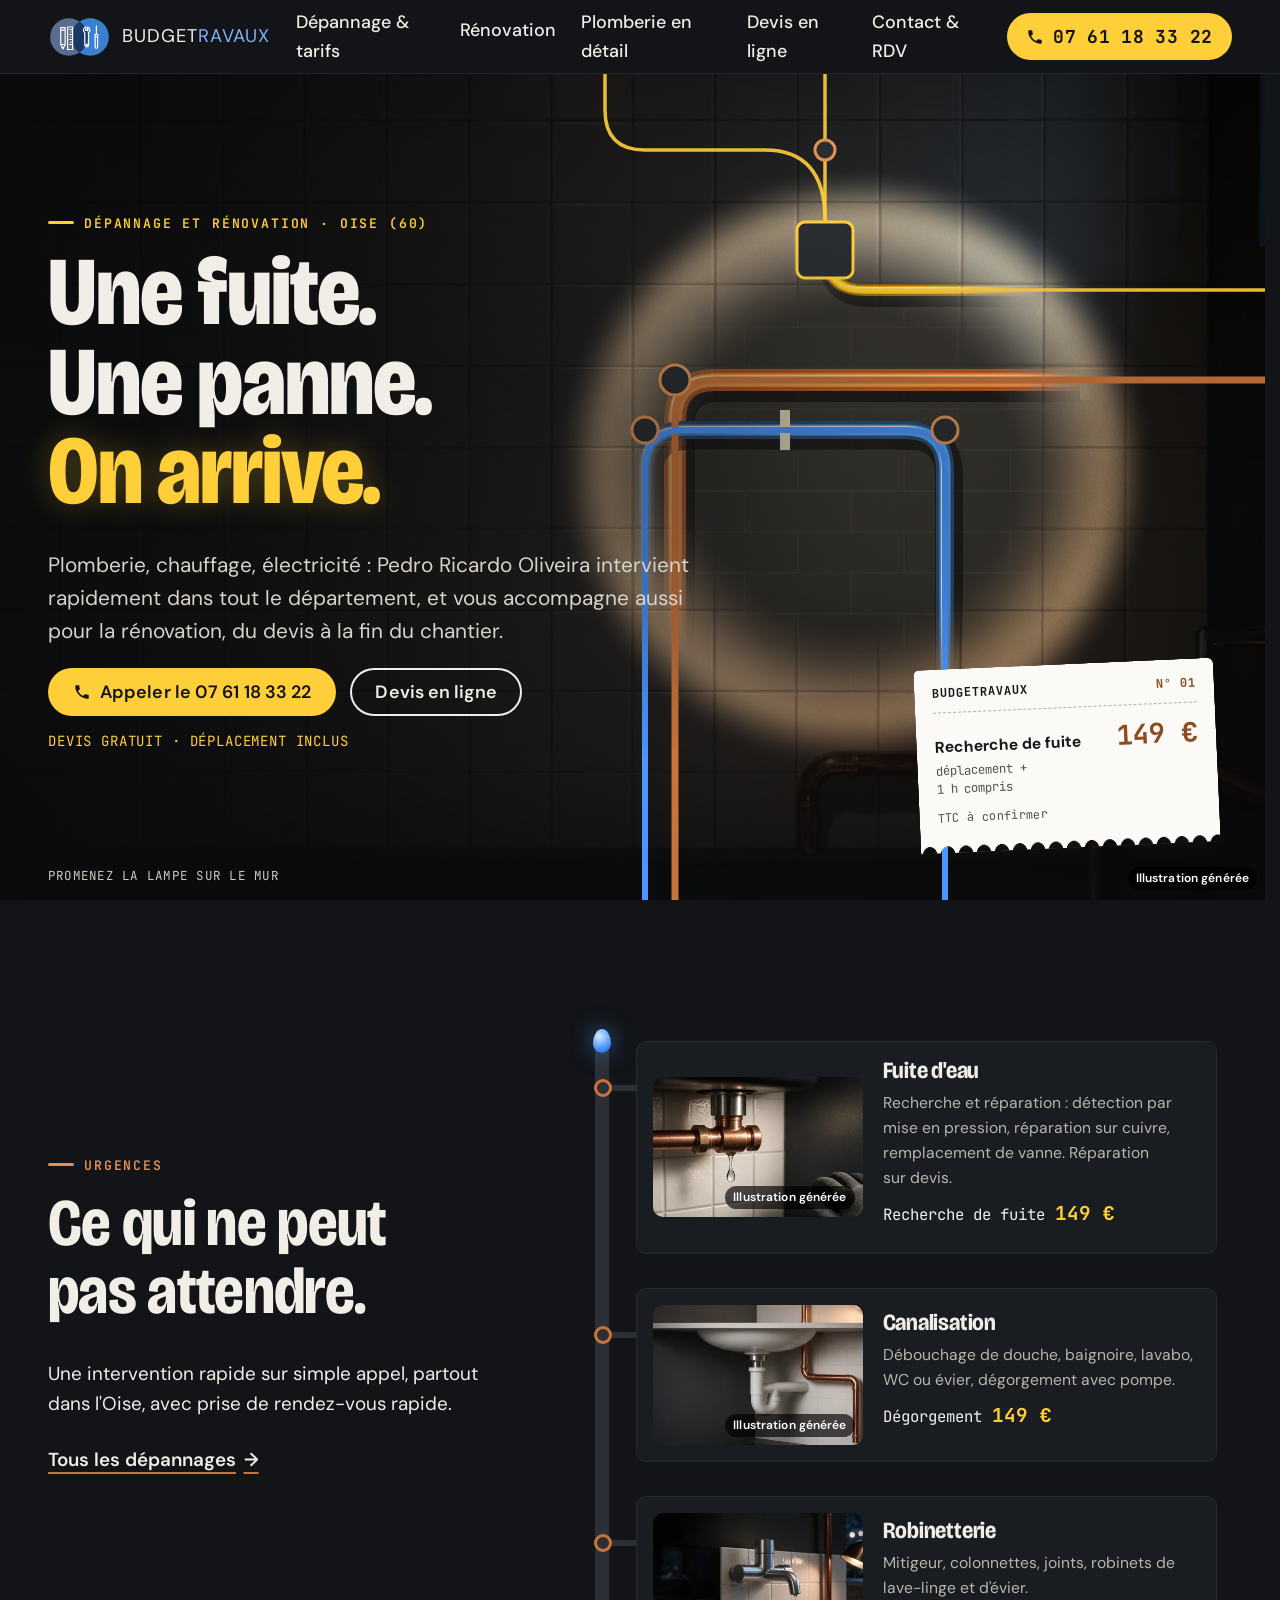
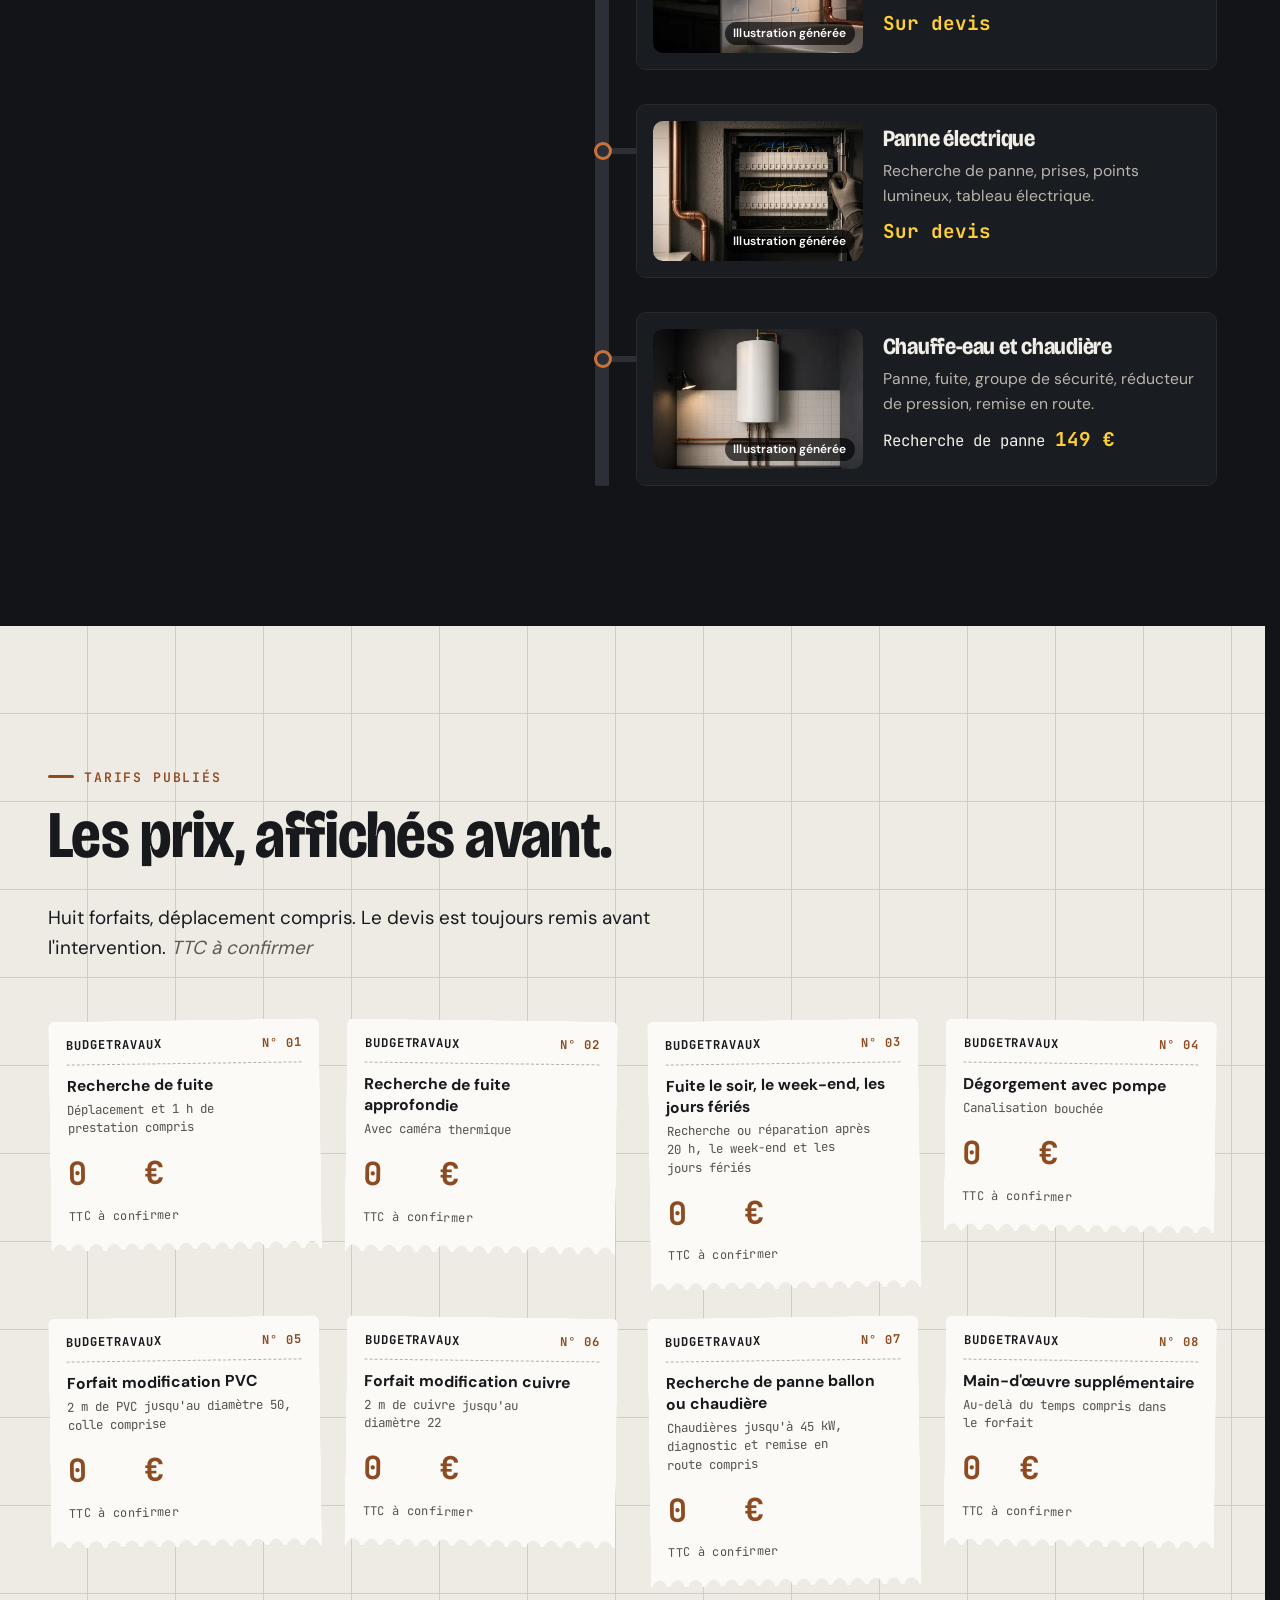
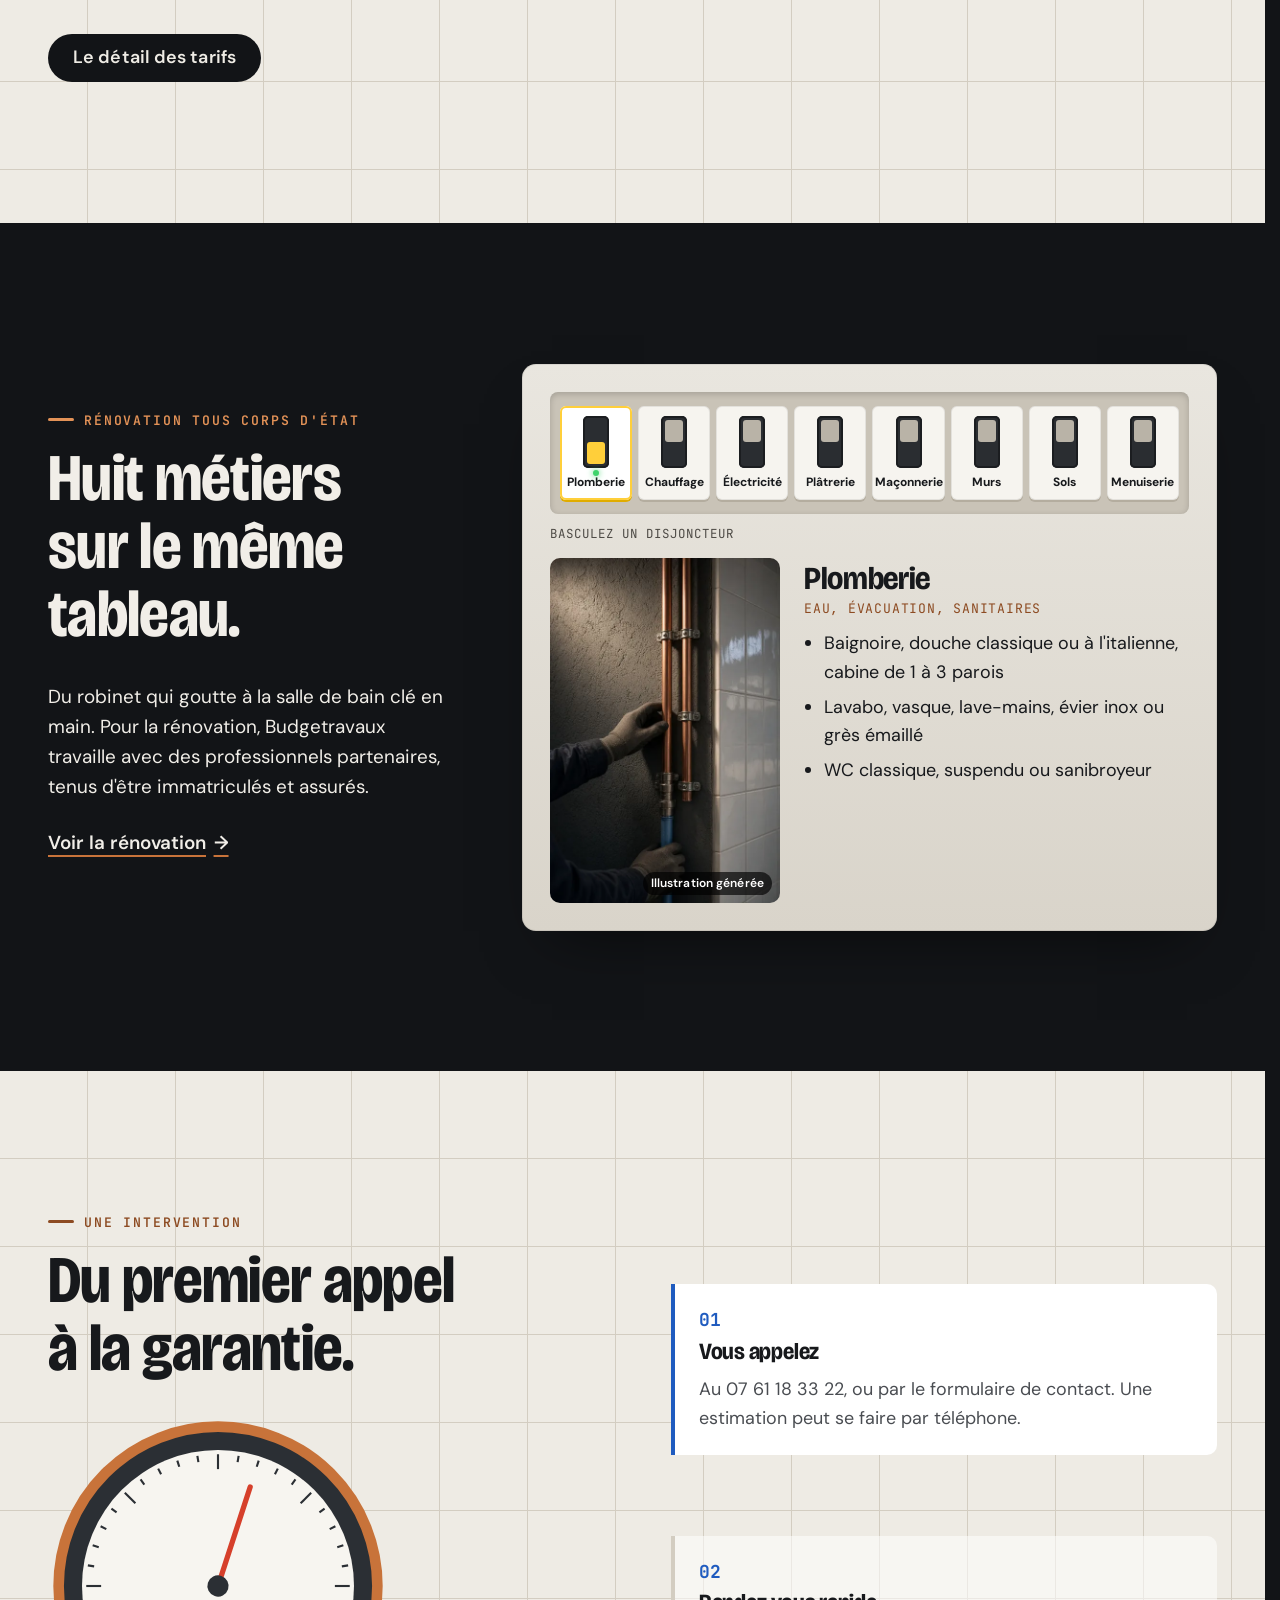
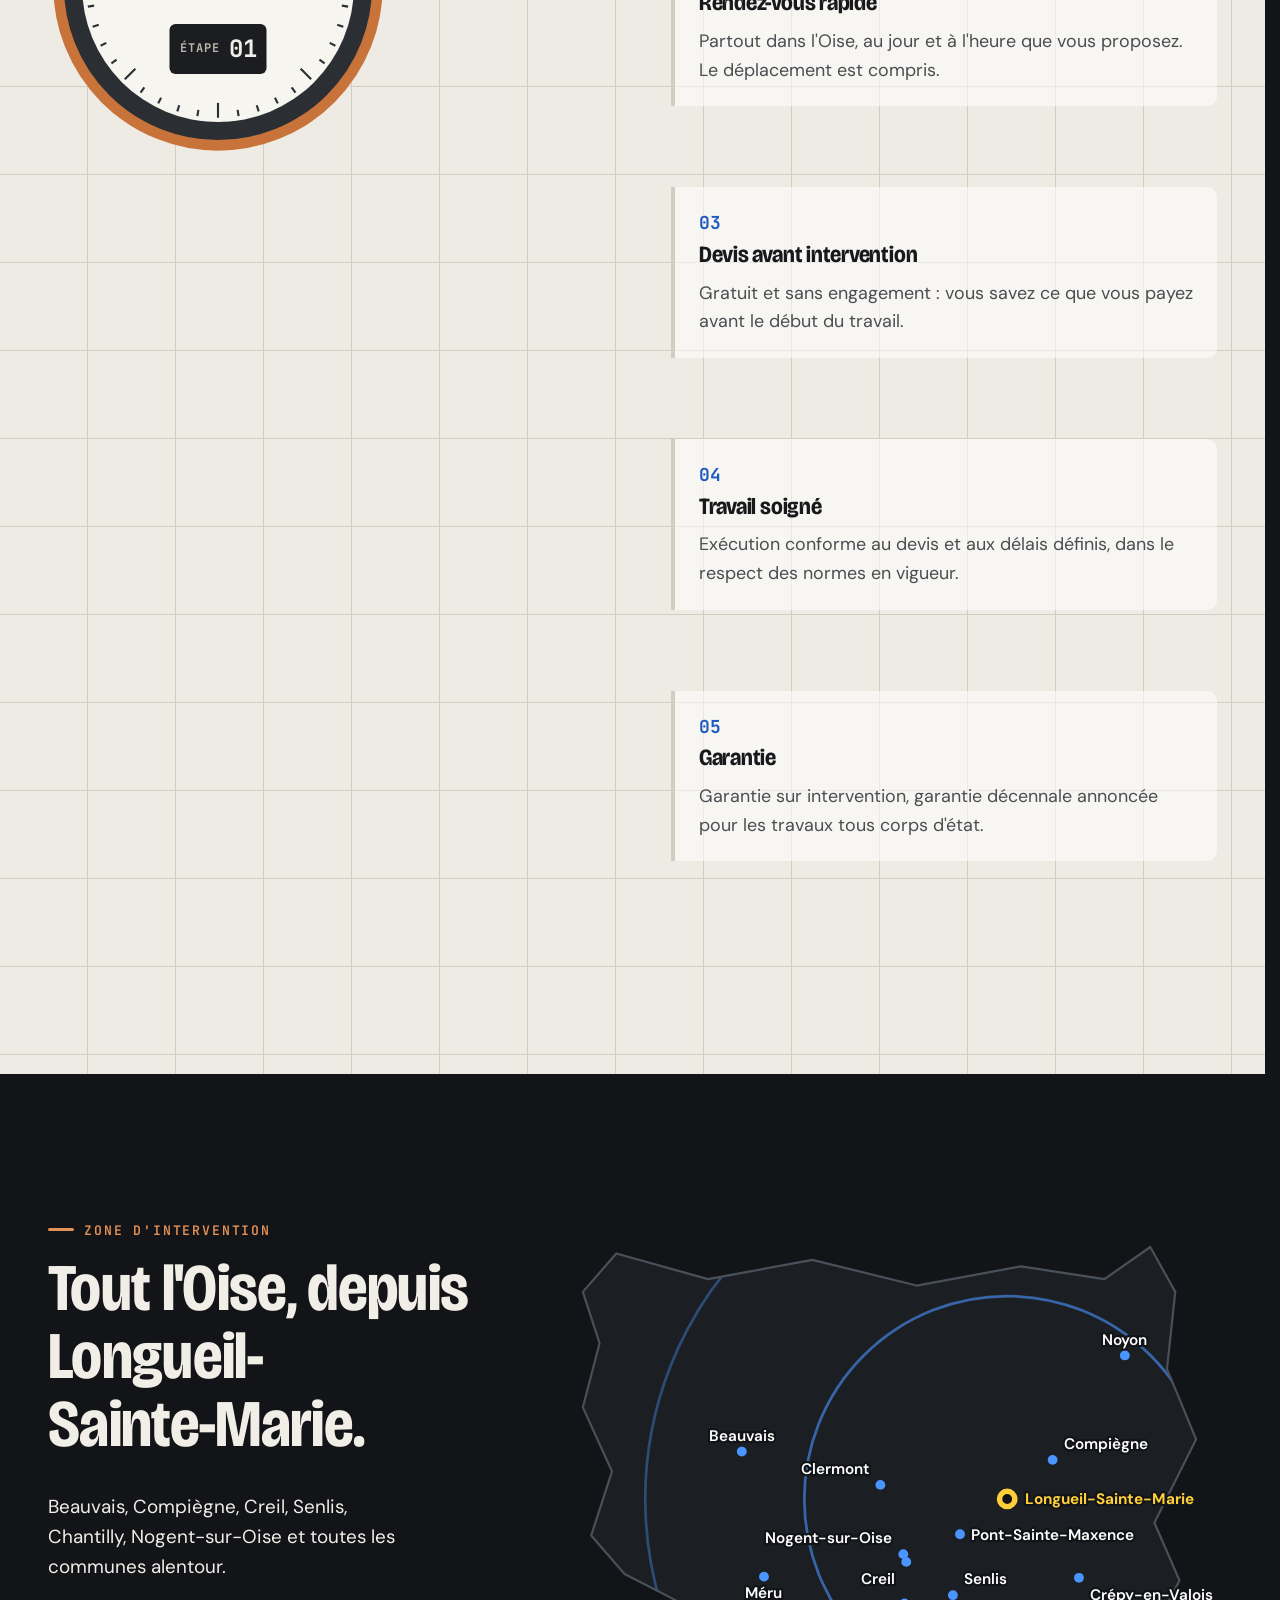
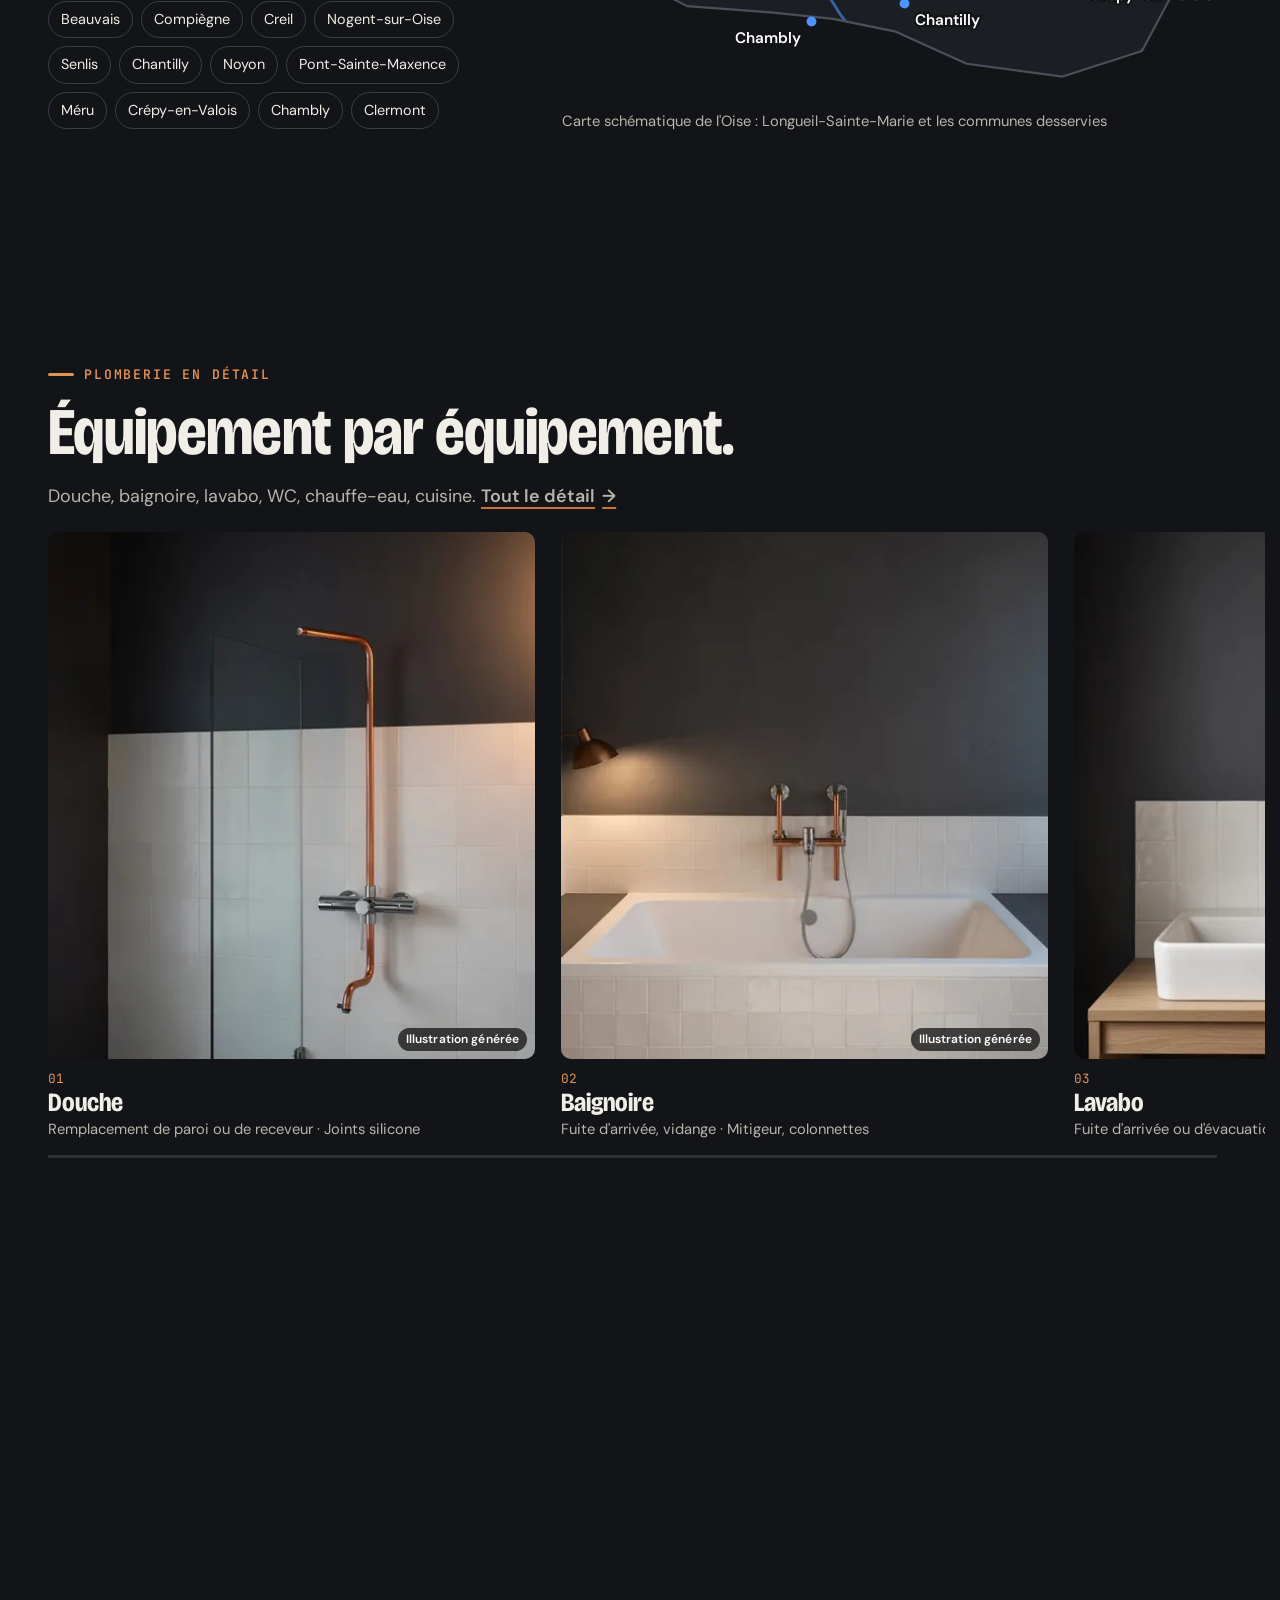
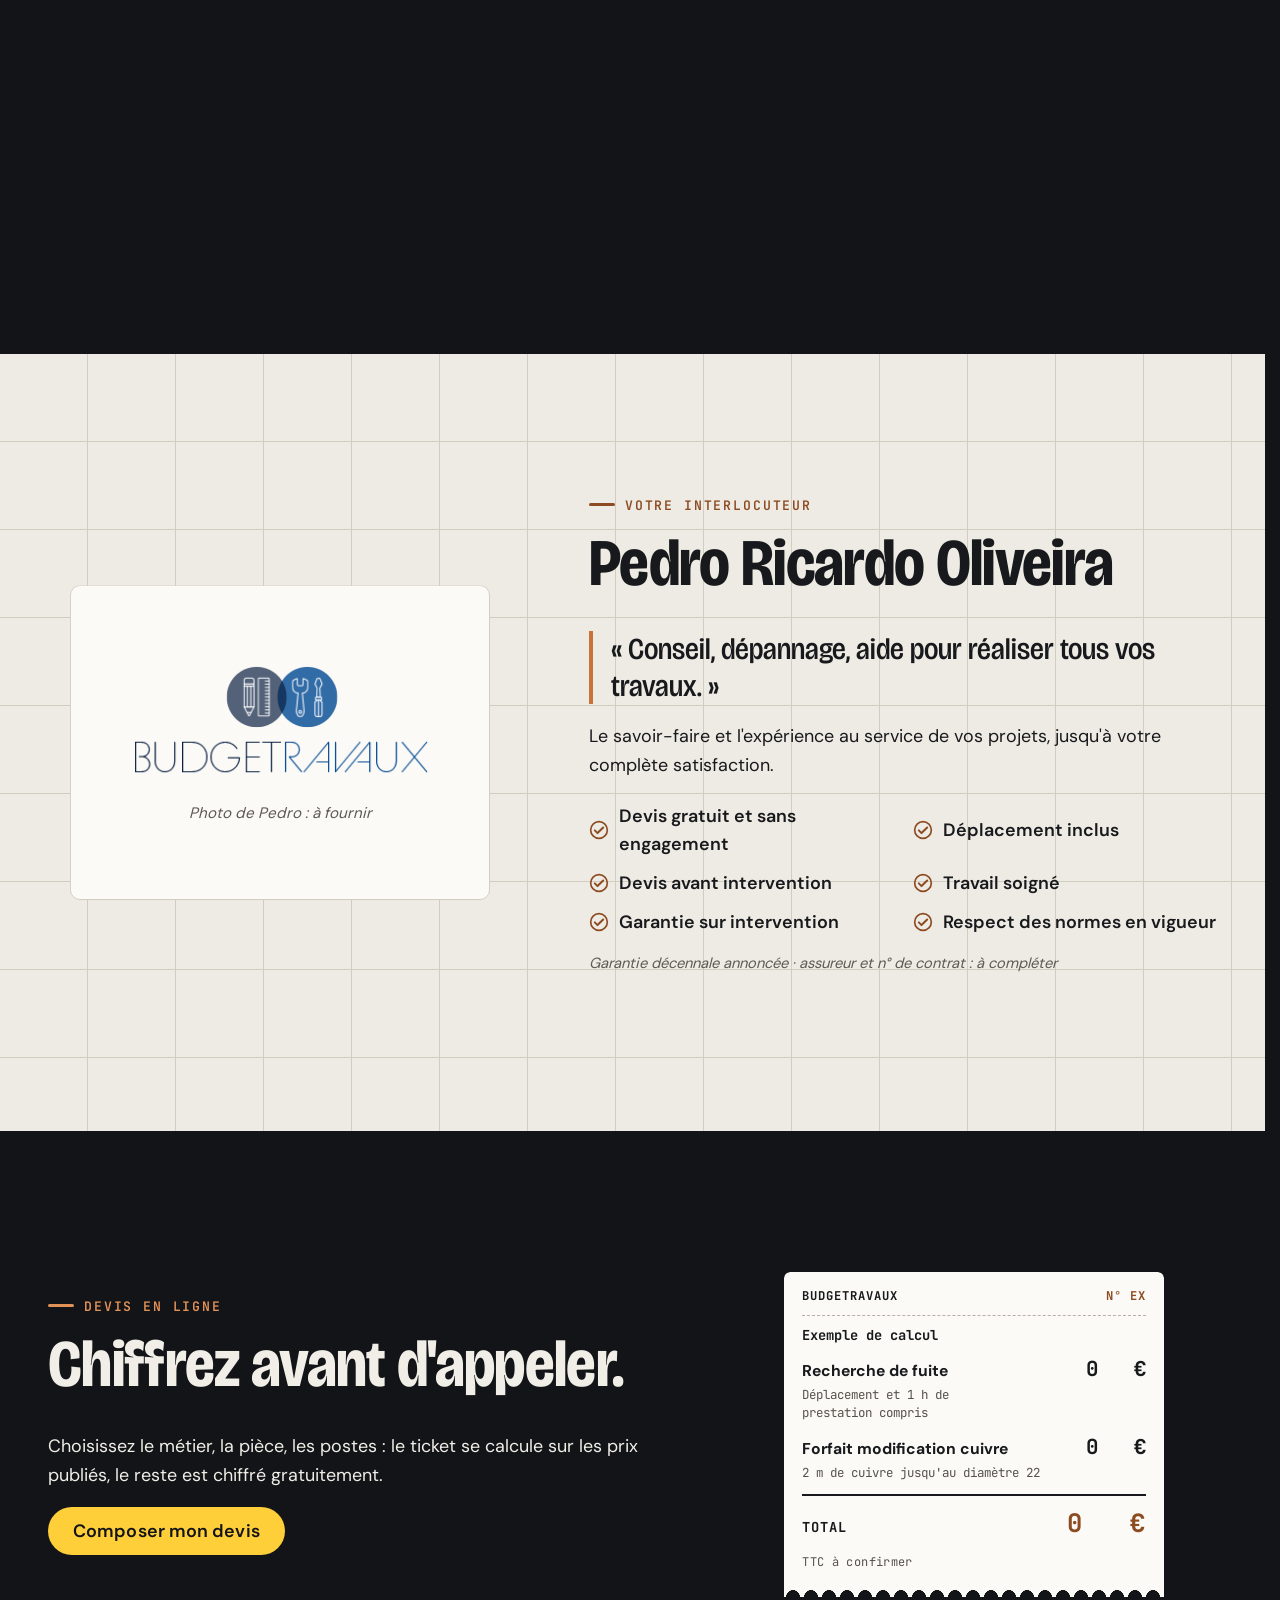
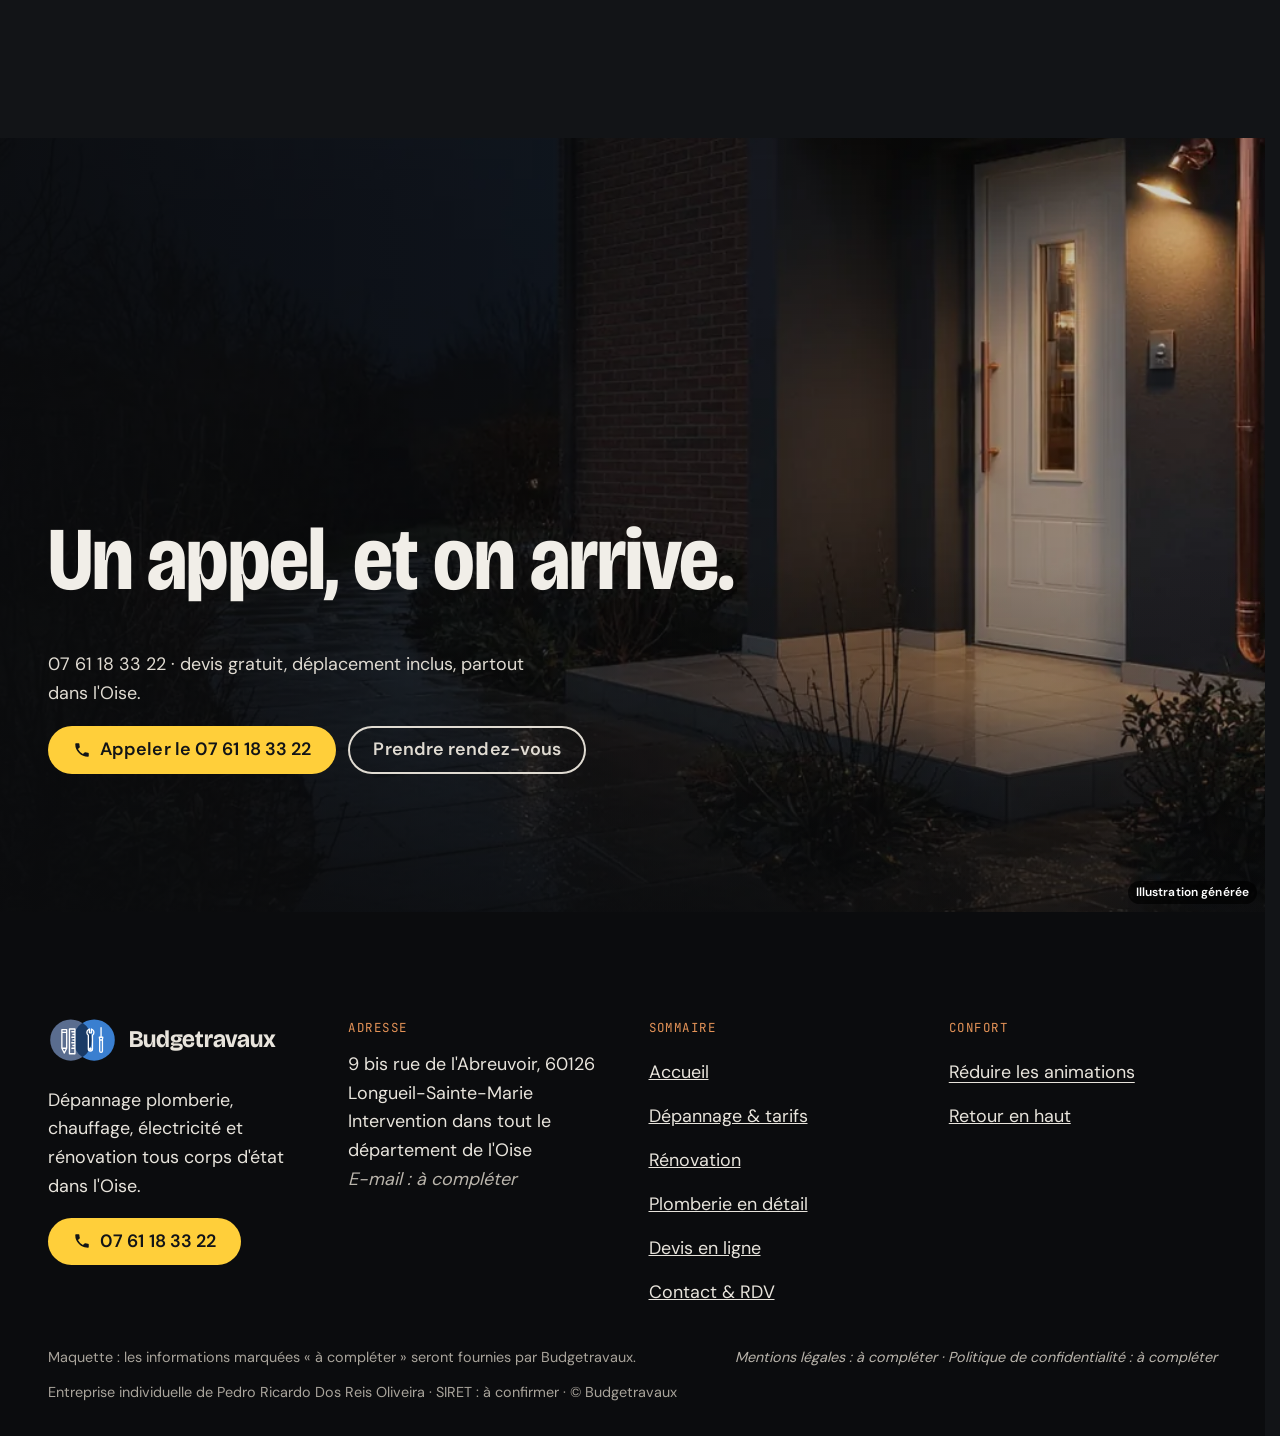
<file: index.html>
<!doctype html>
<html lang="fr" data-v="2" data-curseur>
<head>
<meta charset="utf-8">
<meta name="viewport" content="width=device-width, initial-scale=1, viewport-fit=cover">
<title>Budgetravaux : dépannage plomberie et rénovation dans l&#39;Oise (60)</title>
<meta name="description" content="Fuite, panne, rénovation : Pedro Ricardo Oliveira intervient dans tout l&#39;Oise. Forfaits affichés, devis gratuit, déplacement inclus. 07 61 18 33 22.">
<meta name="robots" content="noindex, nofollow">
<link rel="canonical" href="https://budgetravaux-maquette.vercel.app/">
<style>:root{--fond:#121417;--texte:#f1eee8;--voile-fond:#0b0c0e;--ouverture-fond:#0b0c0e;--menu-fond:#121417}:root { --entete-h: 72px; --barres-h: 0px; } html { background: var(--fond); color: var(--texte); scrollbar-gutter: stable; } body { margin: 0; background: var(--fond); } html.js:not(.calme):not(.secours):not([data-arrivee="retour"]) [data-anime] { opacity: 0; } html.js:not(.calme):not(.secours):not([data-arrivee="retour"]) [data-anime].vu { opacity: 1; } [data-voile] { position: fixed; inset: 0; z-index: 900; background: var(--voile-fond); transform: translateY(100%); visibility: hidden; pointer-events: none; } html[data-arrivee="voile"]:not(.voile-leve):not(.calme):not(.secours) [data-voile] { transform: none; visibility: visible; } html.calme [data-voile], html.secours [data-voile] { visibility: hidden !important; } .ouverture-panneau { position: fixed; inset: 0; z-index: 850; display: none; place-content: center; justify-items: center; background: var(--ouverture-fond, var(--voile-fond)); color: var(--fond); text-align: center; } html.js[data-arrivee="intro"]:not(.calme):not(.secours):not(.intro-finie) .ouverture-panneau { display: grid; } html.defilement-bloque, html.defilement-bloque body, html.js[data-arrivee="intro"]:not(.calme):not(.secours):not(.intro-finie), html.js[data-arrivee="intro"]:not(.calme):not(.secours):not(.intro-finie) body, html[data-arrivee="voile"]:not(.voile-leve):not(.calme):not(.secours), html[data-arrivee="voile"]:not(.voile-leve):not(.calme):not(.secours) body { overflow: hidden; } html.js[data-arrivee="intro"]:not(.calme):not(.secours):not(.intro-finie) { background-color: var(--ouverture-fond, var(--voile-fond)); } html[data-arrivee="voile"]:not(.voile-leve):not(.calme):not(.secours) { background-color: var(--voile-fond); }</style>
<script>(function () {
var d = document.documentElement, ss = null, ls = null;
try { ss = window.sessionStorage; ls = window.localStorage; } catch (e) {}
d.classList.add('js');
var calme = false;
try { calme = !!ls && ls.getItem('socle:calme') === 'oui'; } catch (e) {}
if (!calme && window.matchMedia && matchMedia('(prefers-reduced-motion: reduce)').matches) calme = true;
if (calme) d.classList.add('calme');
var nav = performance.getEntriesByType ? performance.getEntriesByType('navigation')[0] : null;
var type = nav ? nav.type : 'navigate';
var depart = null;
try { depart = JSON.parse(ss.getItem('socle:depart') || 'null'); ss.removeItem('socle:depart'); } catch (e) {}
if (depart && !(Date.now() - depart.t < 15000)) depart = null;
var retourSection = false;
try { retourSection = !!ss.getItem('socle:calme-retour'); } catch (e) {}
var mode = type === 'back_forward' || retourSection ? 'retour' : type === 'reload' ? 'intro' : depart ? 'voile' : 'intro';
d.setAttribute('data-arrivee', mode);
if (mode === 'voile' && depart.couleur) d.style.setProperty('--voile-fond', depart.couleur);
if (type === 'reload' && 'scrollRestoration' in history) {
if (!retourSection) history.scrollRestoration = 'manual';
}
try {
var choisie = ls && ls.getItem('socle:langue');
var langue = (d.lang || '').slice(0, 2);
if (choisie && choisie !== langue && type === 'navigate' && !depart) {
var alt = document.querySelector('link[rel="alternate"][hreflang="' + choisie + '"]');
if (alt) location.replace(new URL(alt.href).pathname + location.search + location.hash);
}
} catch (e) {}
setTimeout(function () { if (!d.classList.contains('demarre')) d.classList.add('secours'); }, 2000);
})();</script>
<link rel="preload" href="/assets/polices/bricolage.woff2" as="font" type="font/woff2" crossorigin>
<link rel="preload" href="/assets/polices/dm-sans.woff2" as="font" type="font/woff2" crossorigin>
<link rel="stylesheet" href="/assets/css/socle.css?v=2">
<link rel="stylesheet" href="/assets/css/site.css?v=2">
<link rel="modulepreload" href="/assets/js/site.js?v=2">
<link rel="modulepreload" href="/assets/js/socle/index.js?v=2">
<script src="/assets/vendor/gsap.min.js" defer></script>
<script src="/assets/vendor/ScrollTrigger.min.js" defer></script>
<script src="/assets/vendor/SplitText.min.js" defer></script>
<script type="module" src="/assets/js/site.js?v=2"></script>
<meta name="theme-color" content="#121417">
<link rel="icon" href="/assets/images/favicon.svg" type="image/svg+xml">
<link rel="apple-touch-icon" href="/assets/images/apple-touch-icon.png">
<meta property="og:type" content="website">
<meta property="og:site_name" content="Budgetravaux">
<meta property="og:locale" content="fr_FR">
<meta property="og:title" content="Budgetravaux : dépannage plomberie et rénovation dans l&#39;Oise (60)">
<meta property="og:description" content="Fuite, panne, rénovation : Pedro Ricardo Oliveira intervient dans tout l&#39;Oise. Forfaits affichés, devis gratuit, déplacement inclus. 07 61 18 33 22.">
<meta property="og:url" content="https://budgetravaux-maquette.vercel.app/">
<meta property="og:image" content="https://budgetravaux-maquette.vercel.app/assets/partage/accueil-fr.jpg">
<meta property="og:image:width" content="1200">
<meta property="og:image:height" content="630">
<meta property="og:image:alt" content="Budgetravaux : une fuite, une panne, on arrive. Oise (60).">
<meta name="twitter:card" content="summary_large_image">
<script type="application/ld+json">{"@context":"https://schema.org","@type":"Plumber","name":"Budgetravaux","url":"https://budgetravaux-maquette.vercel.app/","telephone":"+33761183322","founder":{"@type":"Person","name":"Pedro Ricardo Dos Reis Oliveira"},"address":{"@type":"PostalAddress","streetAddress":"9 bis rue de l'Abreuvoir","postalCode":"60126","addressLocality":"Longueil-Sainte-Marie","addressCountry":"FR"},"areaServed":{"@type":"AdministrativeArea","name":"Oise (60)"},"description":"Dépannage plomberie, chauffage et électricité, rénovation tous corps d'état dans l'Oise. Devis gratuit, déplacement inclus."}</script>
</head>
<body id="haut">
<div data-voile aria-hidden="true"><div class="voile-contenu"><img src="/assets/images/logo-clair.svg" alt="" width="88" height="56"><span data-voile-libelle>Accueil</span></div></div>
<div class="ouverture-panneau" data-ouverture aria-hidden="true">
  <div class="ouverture-faisceau"></div>
  <img class="ouverture-logo" src="/assets/images/logo-clair.svg" alt="" width="113" height="72">
  <p class="ouverture-nom">Budgetravaux</p>
  <p class="ouverture-ligne">Dépannage et rénovation · Oise (60)</p>
</div>
<a class="evitement" href="#contenu">Aller au contenu</a>
<header data-entete>
  <div class="entete-rangee">
    <a class="entete-logo" href="/" data-libelle="Accueil" aria-current="page">
      <img src="/assets/images/logo-clair.svg" alt="" width="63" height="40"><span><span class="logo-b">Budget</span><span class="logo-r">ravaux</span></span>
    </a>
    <nav data-nav aria-label="Navigation principale">
      <ul><li><a href="/depannage" data-libelle="Dépannage &amp; tarifs">Dépannage &amp; tarifs</a></li><li><a href="/renovation" data-libelle="Rénovation">Rénovation</a></li><li><a href="/plomberie" data-libelle="Plomberie en détail">Plomberie en détail</a></li><li><a href="/devis-en-ligne" data-libelle="Devis en ligne">Devis en ligne</a></li><li><a href="/contact" data-libelle="Contact &amp; RDV">Contact &amp; RDV</a></li></ul>
    </nav>
    <div class="entete-actions">
      <a class="bouton bouton--appel" href="tel:+33761183322" aria-label="Appeler le 07 61 18 33 22"><svg class="icone" viewBox="0 0 24 24" width="18" height="18" aria-hidden="true"><path d="M6.6 10.8a15.1 15.1 0 0 0 6.6 6.6l2.2-2.2a1 1 0 0 1 1-.25 11.4 11.4 0 0 0 3.6.57 1 1 0 0 1 1 1V20a1 1 0 0 1-1 1A17 17 0 0 1 3 4a1 1 0 0 1 1-1h3.5a1 1 0 0 1 1 1c0 1.25.2 2.45.57 3.57a1 1 0 0 1-.25 1L6.6 10.8z" fill="currentColor"/></svg><span>07 61 18 33 22</span></a>
      <button type="button" data-menu-bouton aria-controls="menu" aria-expanded="false" data-libelle-ouvrir="Menu" data-libelle-fermer="Fermer"><span data-libelle-bouton>Menu</span></button>
    </div>
  </div>
</header>
<div id="menu" data-menu role="dialog" aria-modal="true" aria-label="Menu">
  <ul><li style="--i:0"><a href="/" class="menu-lien" data-libelle="Accueil" aria-current="page">Accueil</a></li><li style="--i:1"><a href="/depannage" class="menu-lien" data-libelle="Dépannage &amp; tarifs">Dépannage &amp; tarifs</a></li><li style="--i:2"><a href="/renovation" class="menu-lien" data-libelle="Rénovation">Rénovation</a></li><li style="--i:3"><a href="/plomberie" class="menu-lien" data-libelle="Plomberie en détail">Plomberie en détail</a></li><li style="--i:4"><a href="/devis-en-ligne" class="menu-lien" data-libelle="Devis en ligne">Devis en ligne</a></li><li style="--i:5"><a href="/contact" class="menu-lien" data-libelle="Contact &amp; RDV">Contact &amp; RDV</a></li></ul>
  <p class="menu-actions"><a class="bouton bouton--appel" href="tel:+33761183322"><svg class="icone" viewBox="0 0 24 24" width="18" height="18" aria-hidden="true"><path d="M6.6 10.8a15.1 15.1 0 0 0 6.6 6.6l2.2-2.2a1 1 0 0 1 1-.25 11.4 11.4 0 0 0 3.6.57 1 1 0 0 1 1 1V20a1 1 0 0 1-1 1A17 17 0 0 1 3 4a1 1 0 0 1 1-1h3.5a1 1 0 0 1 1 1c0 1.25.2 2.45.57 3.57a1 1 0 0 1-.25 1L6.6 10.8z" fill="currentColor"/></svg>Appeler le 07 61 18 33 22</a> <a href="/devis-en-ligne" class="bouton bouton--contour" data-libelle="Devis en ligne">Devis en ligne</a></p>
  <p><button type="button" class="lien" data-calme-bascule data-libelle-reduire="Réduire les animations" data-libelle-retablir="Rétablir les animations" data-libelle-systeme="Animations réduites par le réglage de votre appareil"><span data-libelle-bouton>Réduire les animations</span></button></p>
</div>
<main id="contenu" tabindex="-1">
<section class="hero-mur" id="debut" data-section>
  <div class="hero-scene" data-effet="lampe" data-souris>
    <figure class="media hero-photo" data-grok style="--cadrage:50% 50%">
  <picture><source media="(max-width: 760px) and (orientation: portrait)" srcset="/assets/images/grok/accueil-ouverture-mobile-640.webp 640w, /assets/images/grok/accueil-ouverture-mobile-960.webp 960w" sizes="100vw">
    <img src="/assets/images/grok/accueil-ouverture-1280.webp" srcset="/assets/images/grok/accueil-ouverture-640.webp 640w, /assets/images/grok/accueil-ouverture-1280.webp 1280w, /assets/images/grok/accueil-ouverture-1600.webp 1600w" sizes="100vw" alt="Mur carrelé d&#39;une salle de bain dans la pénombre" width="1280" height="720" fetchpriority="high" loading="eager" decoding="async">
  </picture><figcaption class="mention-ia">Illustration générée</figcaption>
</figure>
    <canvas class="hero-lampe" aria-hidden="true" data-audit-ignorer></canvas>
    <svg class="hero-reseau" viewBox="0 0 1600 900" preserveAspectRatio="xMaxYMid slice" aria-hidden="true" data-audit-ignorer>
  <path class="tube tube--cuivre" d="M1010 960 V420 Q1010 380 1050 380 H1640" data-trace="cuivre" data-largeur="22"/><path class="tube tube--eau" d="M1280 960 V470 Q1280 430 1240 430 H1020 Q980 430 980 470 V960" data-trace="eau" data-largeur="18"/><path class="tube tube--gaine" d="M1160 -40 V250 Q1160 290 1200 290 H1640" data-trace="gaine" data-largeur="12"/><path class="tube tube--gaine2" d="M1160 220 Q1160 150 1100 150 H980 Q940 150 940 110 V-40" data-trace="gaine2" data-largeur="9"/>
  <g class="raccords"><circle cx="1010" cy="380" r="15"/><circle cx="1280" cy="430" r="13"/><circle cx="980" cy="430" r="13"/><circle cx="1160" cy="150" r="10"/><rect x="1132" y="222" width="56" height="56" rx="8"/></g>
  <circle class="hero-goutte" cx="0" cy="0" r="9"/>
</svg>
    <div class="hero-nuit" aria-hidden="true" data-superpose></div>
  </div>
  <div class="hero-texte conteneur">
    <p class="surtitre hero-surtitre" data-anime="gsap">Dépannage et rénovation · Oise (60)</p>
    <h1 class="hero-titre" data-superpose><span class="hero-mot" data-anime="gsap">Une fuite.</span> <span class="hero-mot" data-anime="gsap">Une panne.</span> <span class="hero-mot hero-mot--lumiere" data-anime="gsap">On arrive.</span></h1>
    <p class="hero-intro" data-anime="gsap">Plomberie, chauffage, électricité : Pedro Ricardo Oliveira intervient rapidement dans tout le département, et vous accompagne aussi pour la rénovation, du devis à la fin du chantier.</p>
    <p class="hero-actions" data-anime="gsap">
      <a class="bouton bouton--appel" href="tel:+33761183322" data-action-principale data-survol="magnetique"><svg class="icone" viewBox="0 0 24 24" width="18" height="18" aria-hidden="true"><path d="M6.6 10.8a15.1 15.1 0 0 0 6.6 6.6l2.2-2.2a1 1 0 0 1 1-.25 11.4 11.4 0 0 0 3.6.57 1 1 0 0 1 1 1V20a1 1 0 0 1-1 1A17 17 0 0 1 3 4a1 1 0 0 1 1-1h3.5a1 1 0 0 1 1 1c0 1.25.2 2.45.57 3.57a1 1 0 0 1-.25 1L6.6 10.8z" fill="currentColor"/></svg>Appeler le 07 61 18 33 22</a>
      <a href="/devis-en-ligne" class="bouton bouton--contour" data-libelle="Devis en ligne" data-survol="magnetique">Devis en ligne</a>
    </p>
    <p class="hero-info" data-info-cle data-anime="gsap">Devis gratuit · Déplacement inclus</p>
  </div>
  <div class="hero-ticket-place" data-anime="gsap" data-superpose>
    <div class="ticket ticket--hero">
  <div class="ticket-tete"><span class="ticket-marque">Budgetravaux</span><span class="ticket-num">N° 01</span></div>
  <ul class="ticket-lignes" role="list"><li class="ticket-ligne">
    <span class="ticket-l-texte"><span class="ticket-l-titre">Recherche de fuite</span><span class="ticket-l-detail">déplacement + 1 h compris</span></span>
    <span class="ticket-prix" data-prix><span data-compteur="149">149</span> €</span>
  </li></ul>
  <p class="ticket-pied">TTC à confirmer</p>
</div>
  </div>
  <p class="hero-indice" aria-hidden="true"><span class="indice-souris">Promenez la lampe sur le mur</span><span class="indice-doigt">Touchez le mur pour l&#39;éclairer</span></p>
</section>
<section class="urgences sombre" id="urgences">
  <div class="conteneur urgences-grille">
    <header class="tete-section">
      <p class="surtitre" data-anime>Urgences</p>
      <h2 data-anime="lignes">Ce qui ne peut pas attendre.</h2>
      <p data-anime>Une intervention rapide sur simple appel, partout dans l&#39;Oise, avec prise de rendez-vous rapide.</p>
      <p data-anime><a href="/depannage" class="lien-fleche" data-libelle="Dépannage &amp; tarifs">Tous les dépannages</a></p>
    </header>
    <div class="urgences-reseau">
      <svg class="reseau-colonne" viewBox="0 0 60 1000" preserveAspectRatio="none" aria-hidden="true" data-effet="reseau" data-audit-ignorer>
        <path class="reseau-tube" d="M30 0 V1000" />
        <path class="reseau-eau" d="M30 0 V1000" />
      </svg>
      <span class="reseau-goutte" aria-hidden="true" data-audit-ignorer></span>
      <ol class="urgences-liste" role="list">
        <li class="urgence" data-raccord="0">
          <span class="raccord" aria-hidden="true"></span>
          <figure class="media urgence-media" data-grok data-fx="zoom" style="--cadrage:50% 50%">
  <picture>
    <img src="/assets/images/grok/urgence-fuite-800.webp" srcset="/assets/images/grok/urgence-fuite-480.webp 480w, /assets/images/grok/urgence-fuite-640.webp 640w, /assets/images/grok/urgence-fuite-800.webp 800w" sizes="(max-width: 760px) 40vw, 220px" alt="" width="800" height="534" loading="lazy" decoding="async">
  </picture><figcaption class="mention-ia">Illustration générée</figcaption>
</figure>
          <div class="urgence-texte">
            <h3>Fuite d&#39;eau</h3>
            <p>Recherche et réparation : détection par mise en pression, réparation sur cuivre, remplacement de vanne. Réparation sur devis.</p>
            <p class="urgence-prix"><span>Recherche de fuite</span><strong data-prix>149 €</strong></p>
          </div>
        </li><li class="urgence" data-raccord="1">
          <span class="raccord" aria-hidden="true"></span>
          <figure class="media urgence-media" data-grok data-fx="zoom" style="--cadrage:50% 50%">
  <picture>
    <img src="/assets/images/grok/urgence-canalisation-800.webp" srcset="/assets/images/grok/urgence-canalisation-480.webp 480w, /assets/images/grok/urgence-canalisation-640.webp 640w, /assets/images/grok/urgence-canalisation-800.webp 800w" sizes="(max-width: 760px) 40vw, 220px" alt="" width="800" height="534" loading="lazy" decoding="async">
  </picture><figcaption class="mention-ia">Illustration générée</figcaption>
</figure>
          <div class="urgence-texte">
            <h3>Canalisation</h3>
            <p>Débouchage de douche, baignoire, lavabo, WC ou évier, dégorgement avec pompe.</p>
            <p class="urgence-prix"><span>Dégorgement</span><strong data-prix>149 €</strong></p>
          </div>
        </li><li class="urgence" data-raccord="2">
          <span class="raccord" aria-hidden="true"></span>
          <figure class="media urgence-media" data-grok data-fx="zoom" style="--cadrage:50% 50%">
  <picture>
    <img src="/assets/images/grok/urgence-robinet-800.webp" srcset="/assets/images/grok/urgence-robinet-480.webp 480w, /assets/images/grok/urgence-robinet-640.webp 640w, /assets/images/grok/urgence-robinet-800.webp 800w" sizes="(max-width: 760px) 40vw, 220px" alt="" width="800" height="534" loading="lazy" decoding="async">
  </picture><figcaption class="mention-ia">Illustration générée</figcaption>
</figure>
          <div class="urgence-texte">
            <h3>Robinetterie</h3>
            <p>Mitigeur, colonnettes, joints, robinets de lave-linge et d&#39;évier.</p>
            <p class="urgence-prix"><strong>Sur devis</strong></p>
          </div>
        </li><li class="urgence" data-raccord="3">
          <span class="raccord" aria-hidden="true"></span>
          <figure class="media urgence-media" data-grok data-fx="zoom" style="--cadrage:50% 50%">
  <picture>
    <img src="/assets/images/grok/urgence-electricite-800.webp" srcset="/assets/images/grok/urgence-electricite-480.webp 480w, /assets/images/grok/urgence-electricite-640.webp 640w, /assets/images/grok/urgence-electricite-800.webp 800w" sizes="(max-width: 760px) 40vw, 220px" alt="" width="800" height="534" loading="lazy" decoding="async">
  </picture><figcaption class="mention-ia">Illustration générée</figcaption>
</figure>
          <div class="urgence-texte">
            <h3>Panne électrique</h3>
            <p>Recherche de panne, prises, points lumineux, tableau électrique.</p>
            <p class="urgence-prix"><strong>Sur devis</strong></p>
          </div>
        </li><li class="urgence" data-raccord="4">
          <span class="raccord" aria-hidden="true"></span>
          <figure class="media urgence-media" data-grok data-fx="zoom" style="--cadrage:50% 50%">
  <picture>
    <img src="/assets/images/grok/urgence-chauffe-eau-800.webp" srcset="/assets/images/grok/urgence-chauffe-eau-480.webp 480w, /assets/images/grok/urgence-chauffe-eau-640.webp 640w, /assets/images/grok/urgence-chauffe-eau-800.webp 800w" sizes="(max-width: 760px) 40vw, 220px" alt="" width="800" height="534" loading="lazy" decoding="async">
  </picture><figcaption class="mention-ia">Illustration générée</figcaption>
</figure>
          <div class="urgence-texte">
            <h3>Chauffe-eau et chaudière</h3>
            <p>Panne, fuite, groupe de sécurité, réducteur de pression, remise en route.</p>
            <p class="urgence-prix"><span>Recherche de panne</span><strong data-prix>149 €</strong></p>
          </div>
        </li>
      </ol>
    </div>
  </div>
</section>
<section class="forfaits clair" id="forfaits">
  <div class="conteneur">
    <header class="tete-section tete-section--large">
      <p class="surtitre" data-anime>Tarifs publiés</p>
      <h2 data-anime="lignes">Les prix, affichés avant.</h2>
      <p data-anime>Huit forfaits, déplacement compris. Le devis est toujours remis avant l&#39;intervention. <span class="a-completer">TTC à confirmer</span></p>
    </header>
    <ul class="tickets" role="list" data-effet="ticket" data-visuel>
      <li><div class="ticket ticket--grille" data-imprime>
  <div class="ticket-tete"><span class="ticket-marque">Budgetravaux</span><span class="ticket-num">N° 01</span></div>
  <ul class="ticket-lignes" role="list"><li class="ticket-ligne">
    <span class="ticket-l-texte"><span class="ticket-l-titre">Recherche de fuite</span><span class="ticket-l-detail">Déplacement et 1 h de prestation compris</span></span>
    <span class="ticket-prix" data-prix><span data-compteur="149">149</span> €</span>
  </li></ul>
  <p class="ticket-pied">TTC à confirmer</p>
</div></li><li><div class="ticket ticket--grille" data-imprime>
  <div class="ticket-tete"><span class="ticket-marque">Budgetravaux</span><span class="ticket-num">N° 02</span></div>
  <ul class="ticket-lignes" role="list"><li class="ticket-ligne">
    <span class="ticket-l-texte"><span class="ticket-l-titre">Recherche de fuite approfondie</span><span class="ticket-l-detail">Avec caméra thermique</span></span>
    <span class="ticket-prix" data-prix><span data-compteur="299">299</span> €</span>
  </li></ul>
  <p class="ticket-pied">TTC à confirmer</p>
</div></li><li><div class="ticket ticket--grille" data-imprime>
  <div class="ticket-tete"><span class="ticket-marque">Budgetravaux</span><span class="ticket-num">N° 03</span></div>
  <ul class="ticket-lignes" role="list"><li class="ticket-ligne">
    <span class="ticket-l-texte"><span class="ticket-l-titre">Fuite le soir, le week-end, les jours fériés</span><span class="ticket-l-detail">Recherche ou réparation après 20 h, le week-end et les jours fériés</span></span>
    <span class="ticket-prix" data-prix><span data-compteur="199">199</span> €</span>
  </li></ul>
  <p class="ticket-pied">TTC à confirmer</p>
</div></li><li><div class="ticket ticket--grille" data-imprime>
  <div class="ticket-tete"><span class="ticket-marque">Budgetravaux</span><span class="ticket-num">N° 04</span></div>
  <ul class="ticket-lignes" role="list"><li class="ticket-ligne">
    <span class="ticket-l-texte"><span class="ticket-l-titre">Dégorgement avec pompe</span><span class="ticket-l-detail">Canalisation bouchée</span></span>
    <span class="ticket-prix" data-prix><span data-compteur="149">149</span> €</span>
  </li></ul>
  <p class="ticket-pied">TTC à confirmer</p>
</div></li><li><div class="ticket ticket--grille" data-imprime>
  <div class="ticket-tete"><span class="ticket-marque">Budgetravaux</span><span class="ticket-num">N° 05</span></div>
  <ul class="ticket-lignes" role="list"><li class="ticket-ligne">
    <span class="ticket-l-texte"><span class="ticket-l-titre">Forfait modification PVC</span><span class="ticket-l-detail">2 m de PVC jusqu&#39;au diamètre 50, colle comprise</span></span>
    <span class="ticket-prix" data-prix><span data-compteur="230">230</span> €</span>
  </li></ul>
  <p class="ticket-pied">TTC à confirmer</p>
</div></li><li><div class="ticket ticket--grille" data-imprime>
  <div class="ticket-tete"><span class="ticket-marque">Budgetravaux</span><span class="ticket-num">N° 06</span></div>
  <ul class="ticket-lignes" role="list"><li class="ticket-ligne">
    <span class="ticket-l-texte"><span class="ticket-l-titre">Forfait modification cuivre</span><span class="ticket-l-detail">2 m de cuivre jusqu&#39;au diamètre 22</span></span>
    <span class="ticket-prix" data-prix><span data-compteur="250">250</span> €</span>
  </li></ul>
  <p class="ticket-pied">TTC à confirmer</p>
</div></li><li><div class="ticket ticket--grille" data-imprime>
  <div class="ticket-tete"><span class="ticket-marque">Budgetravaux</span><span class="ticket-num">N° 07</span></div>
  <ul class="ticket-lignes" role="list"><li class="ticket-ligne">
    <span class="ticket-l-texte"><span class="ticket-l-titre">Recherche de panne ballon ou chaudière</span><span class="ticket-l-detail">Chaudières jusqu&#39;à 45 kW, diagnostic et remise en route compris</span></span>
    <span class="ticket-prix" data-prix><span data-compteur="149">149</span> €</span>
  </li></ul>
  <p class="ticket-pied">TTC à confirmer</p>
</div></li><li><div class="ticket ticket--grille" data-imprime>
  <div class="ticket-tete"><span class="ticket-marque">Budgetravaux</span><span class="ticket-num">N° 08</span></div>
  <ul class="ticket-lignes" role="list"><li class="ticket-ligne">
    <span class="ticket-l-texte"><span class="ticket-l-titre">Main-d&#39;œuvre supplémentaire</span><span class="ticket-l-detail">Au-delà du temps compris dans le forfait</span></span>
    <span class="ticket-prix" data-prix><span data-compteur="70">70</span> €</span>
  </li></ul>
  <p class="ticket-pied">TTC à confirmer</p>
</div></li>
    </ul>
    <p class="forfaits-suite" data-anime><a href="/depannage#forfaits" class="bouton bouton--sombre" data-libelle="Dépannage &amp; tarifs" data-survol="magnetique">Le détail des tarifs</a></p>
  </div>
</section>
<section class="metiers sombre" id="metiers">
  <div class="conteneur metiers-grille">
    <header class="tete-section">
      <p class="surtitre" data-anime>Rénovation tous corps d&#39;état</p>
      <h2 data-anime="lignes">Huit métiers sur le même tableau.</h2>
      <p data-anime>Du robinet qui goutte à la salle de bain clé en main. Pour la rénovation, Budgetravaux travaille avec des professionnels partenaires, tenus d&#39;être immatriculés et assurés.</p>
      <p data-anime><a href="/renovation" class="lien-fleche" data-libelle="Rénovation">Voir la rénovation</a></p>
    </header>
    <div class="tableau-elec" data-effet="disjoncteurs" data-tableau="accueil" role="group" aria-label="Tableau des corps d&#39;état">
  <div class="tableau-rangee">
    <button type="button" class="disjoncteur" data-metier="plomberie" aria-pressed="true" aria-controls="panneau-accueil">
      <span class="disj-corps"><span class="disj-levier"></span></span>
      <span class="disj-nom">Plomberie</span>
    </button><button type="button" class="disjoncteur" data-metier="chauffage" aria-pressed="false" aria-controls="panneau-accueil">
      <span class="disj-corps"><span class="disj-levier"></span></span>
      <span class="disj-nom">Chauffage</span>
    </button><button type="button" class="disjoncteur" data-metier="electricite" aria-pressed="false" aria-controls="panneau-accueil">
      <span class="disj-corps"><span class="disj-levier"></span></span>
      <span class="disj-nom">Électricité</span>
    </button><button type="button" class="disjoncteur" data-metier="platrerie" aria-pressed="false" aria-controls="panneau-accueil">
      <span class="disj-corps"><span class="disj-levier"></span></span>
      <span class="disj-nom">Plâtrerie</span>
    </button><button type="button" class="disjoncteur" data-metier="maconnerie" aria-pressed="false" aria-controls="panneau-accueil">
      <span class="disj-corps"><span class="disj-levier"></span></span>
      <span class="disj-nom">Maçonnerie</span>
    </button><button type="button" class="disjoncteur" data-metier="murs" aria-pressed="false" aria-controls="panneau-accueil">
      <span class="disj-corps"><span class="disj-levier"></span></span>
      <span class="disj-nom">Murs</span>
    </button><button type="button" class="disjoncteur" data-metier="sols" aria-pressed="false" aria-controls="panneau-accueil">
      <span class="disj-corps"><span class="disj-levier"></span></span>
      <span class="disj-nom">Sols</span>
    </button><button type="button" class="disjoncteur" data-metier="menuiserie" aria-pressed="false" aria-controls="panneau-accueil">
      <span class="disj-corps"><span class="disj-levier"></span></span>
      <span class="disj-nom">Menuiserie</span>
    </button>
  </div>
  <p class="tableau-indice">Basculez un disjoncteur</p>
  <div class="tableau-panneaux" id="panneau-accueil" aria-live="polite">
    <article class="metier-panneau actif" data-panneau="plomberie">
      <figure class="media metier-media" data-grok style="--cadrage:50% 50%">
  <picture>
    <img src="/assets/images/grok/metier-plomberie-784.webp" srcset="/assets/images/grok/metier-plomberie-480.webp 480w, /assets/images/grok/metier-plomberie-640.webp 640w, /assets/images/grok/metier-plomberie-784.webp 784w" sizes="(max-width: 760px) 90vw, 300px" alt="" width="784" height="1175" loading="lazy" decoding="async">
  </picture><figcaption class="mention-ia">Illustration générée</figcaption>
</figure>
      <div>
        <h3>Plomberie</h3>
        <p class="metier-court">Eau, évacuation, sanitaires</p>
        <ul role="list"><li>Baignoire, douche classique ou à l&#39;italienne, cabine de 1 à 3 parois</li><li>Lavabo, vasque, lave-mains, évier inox ou grès émaillé</li><li>WC classique, suspendu ou sanibroyeur</li></ul>
      </div>
    </article><article class="metier-panneau" data-panneau="chauffage" hidden>
      <figure class="media metier-media" data-grok style="--cadrage:50% 50%">
  <picture>
    <img src="/assets/images/grok/metier-chauffage-784.webp" srcset="/assets/images/grok/metier-chauffage-480.webp 480w, /assets/images/grok/metier-chauffage-640.webp 640w, /assets/images/grok/metier-chauffage-784.webp 784w" sizes="(max-width: 760px) 90vw, 300px" alt="" width="784" height="1175" loading="lazy" decoding="async">
  </picture><figcaption class="mention-ia">Illustration générée</figcaption>
</figure>
      <div>
        <h3>Chauffage</h3>
        <p class="metier-court">Chauffe-eau, chaudière, radiateurs</p>
        <ul role="list"><li>Dépannage de chauffe-eau et de chaudière</li><li>Recherche de panne et remise en route, chaudières jusqu&#39;à 45 kW</li><li>Radiateurs : détail à compléter</li></ul>
      </div>
    </article><article class="metier-panneau" data-panneau="electricite" hidden>
      <figure class="media metier-media" data-grok style="--cadrage:50% 50%">
  <picture>
    <img src="/assets/images/grok/metier-electricite-784.webp" srcset="/assets/images/grok/metier-electricite-480.webp 480w, /assets/images/grok/metier-electricite-640.webp 640w, /assets/images/grok/metier-electricite-784.webp 784w" sizes="(max-width: 760px) 90vw, 300px" alt="" width="784" height="1175" loading="lazy" decoding="async">
  </picture><figcaption class="mention-ia">Illustration générée</figcaption>
</figure>
      <div>
        <h3>Électricité</h3>
        <p class="metier-court">Tableau, prises, éclairage</p>
        <ul role="list"><li>Tableau électrique, du studio au 6 pièces avec 2 salles de bain</li><li>Prises 16 A, 20 A et 32 A, prises télévision, téléphone et RJ45</li><li>Points lumineux, interrupteurs, va-et-vient, variateurs</li></ul>
      </div>
    </article><article class="metier-panneau" data-panneau="platrerie" hidden>
      <figure class="media metier-media" data-grok style="--cadrage:50% 50%">
  <picture>
    <img src="/assets/images/grok/metier-platrerie-784.webp" srcset="/assets/images/grok/metier-platrerie-480.webp 480w, /assets/images/grok/metier-platrerie-640.webp 640w, /assets/images/grok/metier-platrerie-784.webp 784w" sizes="(max-width: 760px) 90vw, 300px" alt="" width="784" height="1175" loading="lazy" decoding="async">
  </picture><figcaption class="mention-ia">Illustration générée</figcaption>
</figure>
      <div>
        <h3>Plâtrerie et isolation</h3>
        <p class="metier-court">Cloisons, doublages, faux plafonds</p>
        <ul role="list"><li>Cloisons en carreaux de plâtre 5 ou 7 cm, ou en BA 13, standard ou hydrofuge</li><li>Doublages collés ou sur ossature, laine de roche, de verre ou isolants naturels</li><li>Faux plafonds en plaques ou en dalles 60 × 60</li></ul>
      </div>
    </article><article class="metier-panneau" data-panneau="maconnerie" hidden>
      <figure class="media metier-media" data-grok style="--cadrage:50% 50%">
  <picture>
    <img src="/assets/images/grok/metier-maconnerie-784.webp" srcset="/assets/images/grok/metier-maconnerie-480.webp 480w, /assets/images/grok/metier-maconnerie-640.webp 640w, /assets/images/grok/metier-maconnerie-784.webp 784w" sizes="(max-width: 760px) 90vw, 300px" alt="" width="784" height="1175" loading="lazy" decoding="async">
  </picture><figcaption class="mention-ia">Illustration générée</figcaption>
</figure>
      <div>
        <h3>Maçonnerie</h3>
        <p class="metier-court">Gros œuvre et reprises</p>
        <ul role="list"><li>Détail des travaux de maçonnerie : à compléter</li></ul>
      </div>
    </article><article class="metier-panneau" data-panneau="murs" hidden>
      <figure class="media metier-media" data-grok style="--cadrage:50% 50%">
  <picture>
    <img src="/assets/images/grok/metier-murs-784.webp" srcset="/assets/images/grok/metier-murs-480.webp 480w, /assets/images/grok/metier-murs-640.webp 640w, /assets/images/grok/metier-murs-784.webp 784w" sizes="(max-width: 760px) 90vw, 300px" alt="" width="784" height="1175" loading="lazy" decoding="async">
  </picture><figcaption class="mention-ia">Illustration générée</figcaption>
</figure>
      <div>
        <h3>Murs et plafonds</h3>
        <p class="metier-court">Peinture, papier peint, faïence</p>
        <ul role="list"><li>Dépose de carrelage, de papier peint ou d&#39;enduit</li><li>Préparation selon l&#39;état des murs et des plafonds</li><li>Peinture mate, satinée ou brillante, peintures décoratives</li></ul>
      </div>
    </article><article class="metier-panneau" data-panneau="sols" hidden>
      <figure class="media metier-media" data-grok style="--cadrage:50% 50%">
  <picture>
    <img src="/assets/images/grok/metier-sols-784.webp" srcset="/assets/images/grok/metier-sols-480.webp 480w, /assets/images/grok/metier-sols-640.webp 640w, /assets/images/grok/metier-sols-784.webp 784w" sizes="(max-width: 760px) 90vw, 300px" alt="" width="784" height="1175" loading="lazy" decoding="async">
  </picture><figcaption class="mention-ia">Illustration générée</figcaption>
</figure>
      <div>
        <h3>Revêtements de sols</h3>
        <p class="metier-court">Carrelage, lino</p>
        <ul role="list"><li>Pose de carrelage 30 × 30 à 40 cm : à partir de 30 € le m²</li><li>Lino antidérapant : à partir de 30 € le m²</li><li>Autres revêtements : détail à compléter</li></ul>
      </div>
    </article><article class="metier-panneau" data-panneau="menuiserie" hidden>
      <figure class="media metier-media" data-grok style="--cadrage:50% 50%">
  <picture>
    <img src="/assets/images/grok/metier-menuiserie-784.webp" srcset="/assets/images/grok/metier-menuiserie-480.webp 480w, /assets/images/grok/metier-menuiserie-640.webp 640w, /assets/images/grok/metier-menuiserie-784.webp 784w" sizes="(max-width: 760px) 90vw, 300px" alt="" width="784" height="1175" loading="lazy" decoding="async">
  </picture><figcaption class="mention-ia">Illustration générée</figcaption>
</figure>
      <div>
        <h3>Menuiserie</h3>
        <p class="metier-court">Portes, fenêtres, escaliers</p>
        <ul role="list"><li>Portes blindées 3 ou 5 points, portes intérieures battantes ou coulissantes</li><li>Fenêtres et portes-fenêtres PVC, bois ou aluminium, volets roulants</li><li>Fenêtres de toit 55 × 78, 78 × 98, 114 × 118 cm</li></ul>
      </div>
    </article>
  </div>
</div>
  </div>
</section>
<section class="intervention clair" id="intervention" data-effet="compteur-eau">
  <div class="conteneur intervention-grille">
    <div class="intervention-cadran">
      <p class="surtitre" data-anime>Une intervention</p>
      <h2 data-anime="lignes">Du premier appel à la garantie.</h2>
      <div class="compteur" aria-hidden="true" data-audit-ignorer>
        <svg class="compteur-cadre" viewBox="0 0 320 320" data-visuel>
          <circle cx="160" cy="160" r="150" class="compteur-bague"/>
          <circle cx="160" cy="160" r="128" class="compteur-fond"/>
          <line x1="270" y1="160" x2="284" y2="160" class="compteur-graduation"/><line x1="276.54722419022625" y1="178.45926687474724" x2="282.47335423379707" y2="179.39787366498862" class="compteur-graduation"/><line x1="272.22466892282813" y1="196.4640053362438" x2="277.93100802059905" y2="198.31810730249347" class="compteur-graduation"/><line x1="265.1387698542274" y1="213.57087896926652" x2="270.4848089993576" y2="216.2948219677038" class="compteur-graduation"/><line x1="255.46400533624382" y1="229.35865977051185" x2="260.3181073024935" y2="232.88537128426668" class="compteur-graduation"/><line x1="237.78174593052023" y1="237.78174593052023" x2="247.68124086713192" y2="247.6812408671319" class="compteur-graduation"/><line x1="229.35865977051185" y1="255.46400533624382" x2="232.88537128426668" y2="260.3181073024935" class="compteur-graduation"/><line x1="213.57087896926652" y1="265.1387698542274" x2="216.2948219677038" y2="270.4848089993576" class="compteur-graduation"/><line x1="196.46400533624382" y1="272.22466892282813" x2="198.3181073024935" y2="277.93100802059905" class="compteur-graduation"/><line x1="178.45926687474724" y1="276.54722419022625" x2="179.39787366498862" y2="282.47335423379707" class="compteur-graduation"/><line x1="160" y1="270" x2="160" y2="284" class="compteur-graduation"/><line x1="141.54073312525273" y1="276.54722419022625" x2="140.60212633501135" y2="282.47335423379707" class="compteur-graduation"/><line x1="123.53599466375621" y1="272.22466892282813" x2="121.68189269750653" y2="277.93100802059905" class="compteur-graduation"/><line x1="106.42912103073348" y1="265.1387698542274" x2="103.7051780322962" y2="270.4848089993576" class="compteur-graduation"/><line x1="90.64134022948818" y1="255.46400533624382" x2="87.11462871573335" y2="260.3181073024935" class="compteur-graduation"/><line x1="82.21825406947978" y1="237.78174593052023" x2="72.31875913286811" y2="247.68124086713192" class="compteur-graduation"/><line x1="64.53599466375621" y1="229.35865977051185" x2="59.68189269750653" y2="232.88537128426668" class="compteur-graduation"/><line x1="54.861230145772595" y1="213.57087896926652" x2="49.51519100064239" y2="216.2948219677038" class="compteur-graduation"/><line x1="47.775331077171884" y1="196.46400533624382" x2="42.06899197940096" y2="198.3181073024935" class="compteur-graduation"/><line x1="43.452775809773755" y1="178.45926687474724" x2="37.52664576620293" y2="179.39787366498865" class="compteur-graduation"/><line x1="50" y1="160" x2="36" y2="160.00000000000003" class="compteur-graduation"/><line x1="43.45277580977374" y1="141.54073312525279" x2="37.52664576620292" y2="140.6021263350114" class="compteur-graduation"/><line x1="47.775331077171884" y1="123.53599466375617" x2="42.06899197940096" y2="121.68189269750648" class="compteur-graduation"/><line x1="54.861230145772566" y1="106.42912103073354" x2="49.515191000642346" y2="103.70517803229626" class="compteur-graduation"/><line x1="64.5359946637562" y1="90.64134022948818" x2="59.68189269750651" y2="87.11462871573335" class="compteur-graduation"/><line x1="82.21825406947976" y1="82.21825406947978" x2="72.31875913286808" y2="72.31875913286811" class="compteur-graduation"/><line x1="90.64134022948815" y1="64.53599466375621" x2="87.11462871573332" y2="59.68189269750653" class="compteur-graduation"/><line x1="106.42912103073346" y1="54.861230145772595" x2="103.70517803229617" y2="49.51519100064239" class="compteur-graduation"/><line x1="123.53599466375618" y1="47.775331077171884" x2="121.6818926975065" y2="42.06899197940096" class="compteur-graduation"/><line x1="141.54073312525273" y1="43.452775809773755" x2="140.60212633501135" y2="37.52664576620293" class="compteur-graduation"/><line x1="159.99999999999997" y1="50" x2="159.99999999999997" y2="36" class="compteur-graduation"/><line x1="178.45926687474721" y1="43.45277580977374" x2="179.3978736649886" y2="37.52664576620292" class="compteur-graduation"/><line x1="196.46400533624376" y1="47.77533107717187" x2="198.31810730249344" y2="42.06899197940095" class="compteur-graduation"/><line x1="213.57087896926652" y1="54.86123014577258" x2="216.2948219677038" y2="49.51519100064236" class="compteur-graduation"/><line x1="229.3586597705118" y1="64.53599466375618" x2="232.88537128426663" y2="59.6818926975065" class="compteur-graduation"/><line x1="237.7817459305202" y1="82.21825406947976" x2="247.68124086713186" y2="72.31875913286808" class="compteur-graduation"/><line x1="255.4640053362438" y1="90.64134022948815" x2="260.31810730249344" y2="87.1146287157333" class="compteur-graduation"/><line x1="265.1387698542274" y1="106.42912103073346" x2="270.4848089993576" y2="103.70517803229617" class="compteur-graduation"/><line x1="272.22466892282813" y1="123.53599466375618" x2="277.93100802059905" y2="121.6818926975065" class="compteur-graduation"/><line x1="276.54722419022625" y1="141.54073312525273" x2="282.47335423379707" y2="140.60212633501135" class="compteur-graduation"/>
          <g class="compteur-aiguille"><path d="M160 160 L160 62" /><circle cx="160" cy="160" r="10"/></g>
        </svg>
        <div class="compteur-rouleaux" data-superpose><span class="compteur-libelle">Étape</span><span class="rouleau"><span class="rouleau-bande"><span>01</span><span>02</span><span>03</span><span>04</span><span>05</span></span></span></div>
      </div>
    </div>
    <ol class="etapes" role="list">
      <li class="etape" data-etape="0">
        <span class="etape-n">01</span>
        <h3>Vous appelez</h3>
        <p>Au 07 61 18 33 22, ou par le formulaire de contact. Une estimation peut se faire par téléphone.</p>
      </li><li class="etape" data-etape="1">
        <span class="etape-n">02</span>
        <h3>Rendez-vous rapide</h3>
        <p>Partout dans l&#39;Oise, au jour et à l&#39;heure que vous proposez. Le déplacement est compris.</p>
      </li><li class="etape" data-etape="2">
        <span class="etape-n">03</span>
        <h3>Devis avant intervention</h3>
        <p>Gratuit et sans engagement : vous savez ce que vous payez avant le début du travail.</p>
      </li><li class="etape" data-etape="3">
        <span class="etape-n">04</span>
        <h3>Travail soigné</h3>
        <p>Exécution conforme au devis et aux délais définis, dans le respect des normes en vigueur.</p>
      </li><li class="etape" data-etape="4">
        <span class="etape-n">05</span>
        <h3>Garantie</h3>
        <p>Garantie sur intervention, garantie décennale annoncée pour les travaux tous corps d&#39;état.</p>
      </li>
    </ol>
  </div>
</section>
<section class="zone sombre" id="zone">
  <div class="conteneur zone-grille">
    <header class="tete-section">
      <p class="surtitre" data-anime>Zone d&#39;intervention</p>
      <h2 data-anime="lignes">Tout l&#39;Oise, depuis Longueil-Sainte-Marie.</h2>
      <p data-anime>Beauvais, Compiègne, Creil, Senlis, Chantilly, Nogent-sur-Oise et toutes les communes alentour.</p>
      <ul class="communes" role="list" data-anime="cascade"><li>Beauvais</li><li>Compiègne</li><li>Creil</li><li>Nogent-sur-Oise</li><li>Senlis</li><li>Chantilly</li><li>Noyon</li><li>Pont-Sainte-Maxence</li><li>Méru</li><li>Crépy-en-Valois</li><li>Chambly</li><li>Clermont</li></ul>
    </header>
    <figure class="carte-oise " data-effet="ricochet" data-visuel>
  <svg viewBox="0 0 600 446" role="img" aria-label="Carte schématique de l&#39;Oise : Longueil-Sainte-Marie et les communes desservies">
    <defs><clipPath id="clip-oise"><path d="M19.1 70.4 L49.7 35.2 L133.7 58.7 L229.2 41.1 L324.7 64.6 L420.2 47.0 L496.6 58.7 L538.6 29.3 L561.5 70.4 L553.9 140.9 L580.6 205.4 L542.4 281.8 L565.4 334.6 L531.0 399.2 L458.4 422.6 L370.5 410.9 L305.6 381.5 L248.3 369.8 L191.0 363.9 L114.6 358.1 L57.3 328.7 L26.7 293.5 L45.8 234.8 L19.1 176.1 L34.4 117.4 Z"/></clipPath></defs><path class="oise-fond" d="M19.1 70.4 L49.7 35.2 L133.7 58.7 L229.2 41.1 L324.7 64.6 L420.2 47.0 L496.6 58.7 L538.6 29.3 L561.5 70.4 L553.9 140.9 L580.6 205.4 L542.4 281.8 L565.4 334.6 L531.0 399.2 L458.4 422.6 L370.5 410.9 L305.6 381.5 L248.3 369.8 L191.0 363.9 L114.6 358.1 L57.3 328.7 L26.7 293.5 L45.8 234.8 L19.1 176.1 L34.4 117.4 Z"/>
    <g clip-path="url(#clip-oise)" class="ondes"><circle class="onde" cx="407.6" cy="260.0" r="0" data-onde="0"/><circle class="onde" cx="407.6" cy="260.0" r="0" data-onde="1"/><circle class="onde" cx="407.6" cy="260.0" r="0" data-onde="2"/><circle class="onde" cx="407.6" cy="260.0" r="0" data-onde="3"/></g>
    <path class="oise-contour" d="M19.1 70.4 L49.7 35.2 L133.7 58.7 L229.2 41.1 L324.7 64.6 L420.2 47.0 L496.6 58.7 L538.6 29.3 L561.5 70.4 L553.9 140.9 L580.6 205.4 L542.4 281.8 L565.4 334.6 L531.0 399.2 L458.4 422.6 L370.5 410.9 L305.6 381.5 L248.3 369.8 L191.0 363.9 L114.6 358.1 L57.3 328.7 L26.7 293.5 L45.8 234.8 L19.1 176.1 L34.4 117.4 Z"/>
    <g class="commune" data-distance="247"><circle cx="164.6" cy="216.6" r="4.5"/><text x="164.6" y="206.6" text-anchor="middle">Beauvais</text></g><g class="commune" data-distance="55"><circle cx="449.2" cy="224.2" r="4.5"/><text x="459.2" y="214.2" text-anchor="start">Compiègne</text></g><g class="commune" data-distance="109"><circle cx="315.2" cy="317.6" r="4.5"/><text x="305.2" y="337.6" text-anchor="end">Creil</text></g><g class="commune" data-distance="108"><circle cx="312.5" cy="310.5" r="4.5"/><text x="302.5" y="300.5" text-anchor="end">Nogent-sur-Oise</text></g><g class="commune" data-distance="101"><circle cx="357.9" cy="348.1" r="4.5"/><text x="367.9" y="338.1" text-anchor="start">Senlis</text></g><g class="commune" data-distance="134"><circle cx="313.6" cy="355.7" r="4.5"/><text x="323.6" y="375.7" text-anchor="start">Chantilly</text></g><g class="commune" data-distance="170"><circle cx="515.3" cy="128.6" r="4.5"/><text x="515.3" y="118.6" text-anchor="middle">Noyon</text></g><g class="commune" data-distance="54"><circle cx="364.4" cy="292.3" r="4.5"/><text x="374.4" y="297.3" text-anchor="start">Pont-Sainte-Maxence</text></g><g class="commune" data-distance="234"><circle cx="184.9" cy="331.1" r="4.5"/><text x="184.9" y="351.1" text-anchor="middle">Méru</text></g><g class="commune" data-distance="98"><circle cx="473.3" cy="332.2" r="4.5"/><text x="483.3" y="352.2" text-anchor="start">Crépy-en-Valois</text></g><g class="commune" data-distance="211"><circle cx="228.4" cy="372.2" r="4.5"/><text x="218.4" y="392.2" text-anchor="end">Chambly</text></g><g class="commune" data-distance="117"><circle cx="291.5" cy="247.1" r="4.5"/><text x="281.5" y="237.1" text-anchor="end">Clermont</text></g>
    <g class="base"><circle class="base-point" data-repere cx="407.6" cy="260.0" r="7"/><text x="423.6" y="265">Longueil-Sainte-Marie</text></g>
  </svg>
  <figcaption class="petit"><span class="legende-base">Longueil-Sainte-Marie</span> Carte schématique de l&#39;Oise : Longueil-Sainte-Marie et les communes desservies</figcaption>
</figure>
  </div>
</section>
<section class="plomberie-apercu ecran epingle sombre" id="plomberie" data-entete-cache data-fx="galerie" data-plein-ecran>
  <div class="conteneur galerie-tete">
    <p class="surtitre">Plomberie en détail</p>
    <h2 data-anime="lignes">Équipement par équipement.</h2>
    <p>Douche, baignoire, lavabo, WC, chauffe-eau, cuisine. <a href="/plomberie" class="lien-fleche" data-libelle="Plomberie en détail">Tout le détail</a></p>
  </div>
  <div class="piste galerie-piste" data-galerie tabindex="0" role="region" aria-label="Équipements de plomberie, défilement horizontal">
    <article class="carte">
      <a href="/plomberie#douche" class="carte-lien" data-libelle="Plomberie en détail"><figure class="media carte-media" data-grok style="--cadrage:50% 50%">
  <picture>
    <img src="/assets/images/grok/equip-douche-784.webp" srcset="/assets/images/grok/equip-douche-480.webp 480w, /assets/images/grok/equip-douche-640.webp 640w, /assets/images/grok/equip-douche-784.webp 784w" sizes="(max-width: 760px) 72vw, 30vw" alt="" width="784" height="1045" loading="lazy" decoding="async">
  </picture><figcaption class="mention-ia">Illustration générée</figcaption>
</figure><span class="carte-n">01</span><span class="carte-titre">Douche</span><span class="carte-detail">Remplacement de paroi ou de receveur · Joints silicone</span></a>
    </article><article class="carte">
      <a href="/plomberie#baignoire" class="carte-lien" data-libelle="Plomberie en détail"><figure class="media carte-media" data-grok style="--cadrage:50% 55%">
  <picture>
    <img src="/assets/images/grok/equip-baignoire-784.webp" srcset="/assets/images/grok/equip-baignoire-480.webp 480w, /assets/images/grok/equip-baignoire-640.webp 640w, /assets/images/grok/equip-baignoire-784.webp 784w" sizes="(max-width: 760px) 72vw, 30vw" alt="" width="784" height="1045" loading="lazy" decoding="async">
  </picture><figcaption class="mention-ia">Illustration générée</figcaption>
</figure><span class="carte-n">02</span><span class="carte-titre">Baignoire</span><span class="carte-detail">Fuite d&#39;arrivée, vidange · Mitigeur, colonnettes</span></a>
    </article><article class="carte">
      <a href="/plomberie#lavabo" class="carte-lien" data-libelle="Plomberie en détail"><figure class="media carte-media" data-grok style="--cadrage:50% 55%">
  <picture>
    <img src="/assets/images/grok/equip-lavabo-784.webp" srcset="/assets/images/grok/equip-lavabo-480.webp 480w, /assets/images/grok/equip-lavabo-640.webp 640w, /assets/images/grok/equip-lavabo-784.webp 784w" sizes="(max-width: 760px) 72vw, 30vw" alt="" width="784" height="1045" loading="lazy" decoding="async">
  </picture><figcaption class="mention-ia">Illustration générée</figcaption>
</figure><span class="carte-n">03</span><span class="carte-titre">Lavabo</span><span class="carte-detail">Fuite d&#39;arrivée ou d&#39;évacuation · Mitigeur</span></a>
    </article><article class="carte">
      <a href="/plomberie#wc" class="carte-lien" data-libelle="Plomberie en détail"><figure class="media carte-media" data-grok style="--cadrage:50% 55%">
  <picture>
    <img src="/assets/images/grok/equip-wc-784.webp" srcset="/assets/images/grok/equip-wc-480.webp 480w, /assets/images/grok/equip-wc-640.webp 640w, /assets/images/grok/equip-wc-784.webp 784w" sizes="(max-width: 760px) 72vw, 30vw" alt="" width="784" height="1045" loading="lazy" decoding="async">
  </picture><figcaption class="mention-ia">Illustration générée</figcaption>
</figure><span class="carte-n">04</span><span class="carte-titre">WC</span><span class="carte-detail">Fuite · Chasse d&#39;eau</span></a>
    </article><article class="carte">
      <a href="/plomberie#chauffe-eau" class="carte-lien" data-libelle="Plomberie en détail"><figure class="media carte-media" data-grok style="--cadrage:50% 50%">
  <picture>
    <img src="/assets/images/grok/urgence-chauffe-eau-800.webp" srcset="/assets/images/grok/urgence-chauffe-eau-480.webp 480w, /assets/images/grok/urgence-chauffe-eau-640.webp 640w, /assets/images/grok/urgence-chauffe-eau-800.webp 800w" sizes="(max-width: 760px) 72vw, 30vw" alt="" width="800" height="534" loading="lazy" decoding="async">
  </picture><figcaption class="mention-ia">Illustration générée</figcaption>
</figure><span class="carte-n">05</span><span class="carte-titre">Chauffe-eau</span><span class="carte-detail">Panne ou fuite · Groupe de sécurité</span></a>
    </article><article class="carte">
      <a href="/plomberie#cuisine" class="carte-lien" data-libelle="Plomberie en détail"><figure class="media carte-media" data-grok style="--cadrage:50% 55%">
  <picture>
    <img src="/assets/images/grok/equip-cuisine-784.webp" srcset="/assets/images/grok/equip-cuisine-480.webp 480w, /assets/images/grok/equip-cuisine-640.webp 640w, /assets/images/grok/equip-cuisine-784.webp 784w" sizes="(max-width: 760px) 72vw, 30vw" alt="" width="784" height="1045" loading="lazy" decoding="async">
  </picture><figcaption class="mention-ia">Illustration générée</figcaption>
</figure><span class="carte-n">06</span><span class="carte-titre">Cuisine</span><span class="carte-detail">Robinet de machine à laver, mitigeur d&#39;évier · Meuble évier, joints silicone</span></a>
    </article><article class="carte">
      <a href="/plomberie#fuite" class="carte-lien" data-libelle="Plomberie en détail"><figure class="media carte-media" data-grok style="--cadrage:50% 50%">
  <picture>
    <img src="/assets/images/grok/urgence-fuite-800.webp" srcset="/assets/images/grok/urgence-fuite-480.webp 480w, /assets/images/grok/urgence-fuite-640.webp 640w, /assets/images/grok/urgence-fuite-800.webp 800w" sizes="(max-width: 760px) 72vw, 30vw" alt="" width="800" height="534" loading="lazy" decoding="async">
  </picture><figcaption class="mention-ia">Illustration générée</figcaption>
</figure><span class="carte-n">07</span><span class="carte-titre">Recherche de fuite</span><span class="carte-detail">Détection par mise en pression · Réparation sur cuivre</span></a>
    </article>
  </div>
  <div class="galerie-progres" aria-hidden="true"><span></span></div>
</section>
<section class="pedro clair" id="pedro">
  <div class="conteneur pedro-grille">
    <div class="pedro-cachet" data-visuel data-anime="rideau"><img src="/assets/images/logo-budgetravaux.png" alt="Budgetravaux" width="302" height="128"><span class="a-completer">Photo de Pedro : à fournir</span></div>
    <div>
      <p class="surtitre" data-anime>Votre interlocuteur</p>
      <h2 data-anime="lignes">Pedro Ricardo Oliveira</h2>
      <blockquote class="pedro-citation" data-anime="mots"><p>« Conseil, dépannage, aide pour réaliser tous vos travaux. »</p></blockquote>
      <p data-anime>Le savoir-faire et l&#39;expérience au service de vos projets, jusqu&#39;à votre complète satisfaction.</p>
      <ul class="engagements" role="list" data-anime="cascade">
        <li><svg class="icone icone--coche" viewBox="0 0 24 24" width="20" height="20" aria-hidden="true"><circle cx="12" cy="12" r="10" fill="none" stroke="currentColor" stroke-width="2"/><path d="M7 12.5l3.2 3.2L17 9" fill="none" stroke="currentColor" stroke-width="2.4" stroke-linecap="round" stroke-linejoin="round"/></svg>Devis gratuit et sans engagement</li><li><svg class="icone icone--coche" viewBox="0 0 24 24" width="20" height="20" aria-hidden="true"><circle cx="12" cy="12" r="10" fill="none" stroke="currentColor" stroke-width="2"/><path d="M7 12.5l3.2 3.2L17 9" fill="none" stroke="currentColor" stroke-width="2.4" stroke-linecap="round" stroke-linejoin="round"/></svg>Déplacement inclus</li><li><svg class="icone icone--coche" viewBox="0 0 24 24" width="20" height="20" aria-hidden="true"><circle cx="12" cy="12" r="10" fill="none" stroke="currentColor" stroke-width="2"/><path d="M7 12.5l3.2 3.2L17 9" fill="none" stroke="currentColor" stroke-width="2.4" stroke-linecap="round" stroke-linejoin="round"/></svg>Devis avant intervention</li><li><svg class="icone icone--coche" viewBox="0 0 24 24" width="20" height="20" aria-hidden="true"><circle cx="12" cy="12" r="10" fill="none" stroke="currentColor" stroke-width="2"/><path d="M7 12.5l3.2 3.2L17 9" fill="none" stroke="currentColor" stroke-width="2.4" stroke-linecap="round" stroke-linejoin="round"/></svg>Travail soigné</li><li><svg class="icone icone--coche" viewBox="0 0 24 24" width="20" height="20" aria-hidden="true"><circle cx="12" cy="12" r="10" fill="none" stroke="currentColor" stroke-width="2"/><path d="M7 12.5l3.2 3.2L17 9" fill="none" stroke="currentColor" stroke-width="2.4" stroke-linecap="round" stroke-linejoin="round"/></svg>Garantie sur intervention</li><li><svg class="icone icone--coche" viewBox="0 0 24 24" width="20" height="20" aria-hidden="true"><circle cx="12" cy="12" r="10" fill="none" stroke="currentColor" stroke-width="2"/><path d="M7 12.5l3.2 3.2L17 9" fill="none" stroke="currentColor" stroke-width="2.4" stroke-linecap="round" stroke-linejoin="round"/></svg>Respect des normes en vigueur</li>
      </ul>
      <p class="petit a-completer" data-anime>Garantie décennale annoncée · assureur et n° de contrat : à compléter</p>
    </div>
  </div>
</section>
<section class="estimer sombre" id="estimer">
  <div class="conteneur estimer-grille">
    <div>
      <p class="surtitre" data-anime>Devis en ligne</p>
      <h2 data-anime="lignes">Chiffrez avant d&#39;appeler.</h2>
      <p data-anime>Choisissez le métier, la pièce, les postes : le ticket se calcule sur les prix publiés, le reste est chiffré gratuitement.</p>
      <p data-anime><a href="/devis-en-ligne" class="bouton bouton--appel" data-libelle="Devis en ligne" data-survol="magnetique">Composer mon devis</a></p>
    </div>
    <div class="estimer-ticket" data-effet="ticket" data-visuel>
      <div class="ticket ticket--exemple" data-imprime>
  <div class="ticket-tete"><span class="ticket-marque">Budgetravaux</span><span class="ticket-num">N° EX</span></div>
  <p class="ticket-titre">Exemple de calcul</p>
  <ul class="ticket-lignes" role="list"><li class="ticket-ligne">
    <span class="ticket-l-texte"><span class="ticket-l-titre">Recherche de fuite</span><span class="ticket-l-detail">Déplacement et 1 h de prestation compris</span></span>
    <span class="ticket-prix" data-prix><span data-compteur="149">149</span> €</span>
  </li><li class="ticket-ligne">
    <span class="ticket-l-texte"><span class="ticket-l-titre">Forfait modification cuivre</span><span class="ticket-l-detail">2 m de cuivre jusqu&#39;au diamètre 22</span></span>
    <span class="ticket-prix" data-prix><span data-compteur="250">250</span> €</span>
  </li></ul>
  <p class="ticket-total"><span>Total</span><span class="ticket-prix" data-prix><span data-compteur="399">399</span> €</span></p>
  <p class="ticket-pied">TTC à confirmer</p>
</div>
    </div>
  </div>
</section>
<section class="fin-appel" id="fin">
  <figure class="media fin-appel-media" data-grok data-fx="parallaxe" data-fx-force="12" style="--cadrage:60% 50%;--cadrage-mobile:80% 55%">
  <picture>
    <img src="/assets/images/grok/accueil-appel-1280.webp" srcset="/assets/images/grok/accueil-appel-640.webp 640w, /assets/images/grok/accueil-appel-1280.webp 1280w, /assets/images/grok/accueil-appel-1600.webp 1600w" sizes="100vw" alt="Porte d&#39;entrée éclairée, de nuit" width="1280" height="854" loading="lazy" decoding="async">
  </picture><figcaption class="mention-ia">Illustration générée</figcaption>
</figure>
  <div class="conteneur fin-appel-texte">
    <h2 data-anime="lignes">Un appel, et on arrive.</h2>
    <p data-anime>07 61 18 33 22 · devis gratuit, déplacement inclus, partout dans l&#39;Oise.</p>
    <p class="fin-actions" data-anime>
      <a class="bouton bouton--appel" href="tel:+33761183322" data-survol="magnetique"><svg class="icone" viewBox="0 0 24 24" width="18" height="18" aria-hidden="true"><path d="M6.6 10.8a15.1 15.1 0 0 0 6.6 6.6l2.2-2.2a1 1 0 0 1 1-.25 11.4 11.4 0 0 0 3.6.57 1 1 0 0 1 1 1V20a1 1 0 0 1-1 1A17 17 0 0 1 3 4a1 1 0 0 1 1-1h3.5a1 1 0 0 1 1 1c0 1.25.2 2.45.57 3.57a1 1 0 0 1-.25 1L6.6 10.8z" fill="currentColor"/></svg>Appeler le 07 61 18 33 22</a>
      <a href="/contact#rendez-vous" class="bouton bouton--contour" data-libelle="Contact &amp; RDV" data-survol="magnetique">Prendre rendez-vous</a>
    </p>
  </div>
</section>
</main>
<footer class="pied" id="pied">
  <svg class="pied-reseau" viewBox="0 0 1200 120" preserveAspectRatio="none" aria-hidden="true" data-fx="trace">
    <path d="M-10 30 H560 q30 0 30 30 v20 q0 22 22 22 h36 q22 0 22-22 V60 q0-30 30-30 H1210" fill="none" stroke="var(--cuivre)" stroke-width="6" stroke-linecap="round"/>
    <path d="M-10 52 H520 q22 0 22 22 v6" fill="none" stroke="var(--eau)" stroke-width="4" stroke-linecap="round"/>
  </svg>
  <div class="conteneur pied-grille">
    <div class="pied-marque">
      <p class="pied-logo"><img src="/assets/images/logo-clair.svg" alt="" width="69" height="44"><strong>Budgetravaux</strong></p>
      <p>Dépannage plomberie, chauffage, électricité et rénovation tous corps d&#39;état dans l&#39;Oise.</p>
      <p><a class="bouton bouton--appel" href="tel:+33761183322"><svg class="icone" viewBox="0 0 24 24" width="18" height="18" aria-hidden="true"><path d="M6.6 10.8a15.1 15.1 0 0 0 6.6 6.6l2.2-2.2a1 1 0 0 1 1-.25 11.4 11.4 0 0 0 3.6.57 1 1 0 0 1 1 1V20a1 1 0 0 1-1 1A17 17 0 0 1 3 4a1 1 0 0 1 1-1h3.5a1 1 0 0 1 1 1c0 1.25.2 2.45.57 3.57a1 1 0 0 1-.25 1L6.6 10.8z" fill="currentColor"/></svg>07 61 18 33 22</a></p>
    </div>
    <div>
      <p class="pied-titre">Adresse</p>
      <p>9 bis rue de l&#39;Abreuvoir, 60126 Longueil-Sainte-Marie<br>Intervention dans tout le département de l&#39;Oise<br><span class="a-completer">E-mail : à compléter</span></p>
    </div>
    <nav aria-label="Sommaire">
      <p class="pied-titre">Sommaire</p>
      <ul><li><a href="/" data-libelle="Accueil" aria-current="page">Accueil</a></li><li><a href="/depannage" data-libelle="Dépannage &amp; tarifs">Dépannage &amp; tarifs</a></li><li><a href="/renovation" data-libelle="Rénovation">Rénovation</a></li><li><a href="/plomberie" data-libelle="Plomberie en détail">Plomberie en détail</a></li><li><a href="/devis-en-ligne" data-libelle="Devis en ligne">Devis en ligne</a></li><li><a href="/contact" data-libelle="Contact &amp; RDV">Contact &amp; RDV</a></li></ul>
    </nav>
    <div>
      <p class="pied-titre">Confort</p>
      <ul>
        <li><button type="button" class="lien" data-calme-bascule data-libelle-reduire="Réduire les animations" data-libelle-retablir="Rétablir les animations" data-libelle-systeme="Animations réduites par le réglage de votre appareil"><span data-libelle-bouton>Réduire les animations</span></button></li>
        <li><a href="#haut" data-sans-transition>Retour en haut</a></li>
      </ul>
    </div>
  </div>
  <div class="conteneur pied-bas">
    <p>Maquette : les informations marquées « à compléter » seront fournies par Budgetravaux.</p>
    <p class="a-completer">Mentions légales : à compléter · Politique de confidentialité : à compléter</p>
    <p>Entreprise individuelle de Pedro Ricardo Dos Reis Oliveira · SIRET : à confirmer · © Budgetravaux</p>
  </div>
</footer>
<div data-barre-fixe>
  <a class="bouton bouton--appel" href="tel:+33761183322"><svg class="icone" viewBox="0 0 24 24" width="18" height="18" aria-hidden="true"><path d="M6.6 10.8a15.1 15.1 0 0 0 6.6 6.6l2.2-2.2a1 1 0 0 1 1-.25 11.4 11.4 0 0 0 3.6.57 1 1 0 0 1 1 1V20a1 1 0 0 1-1 1A17 17 0 0 1 3 4a1 1 0 0 1 1-1h3.5a1 1 0 0 1 1 1c0 1.25.2 2.45.57 3.57a1 1 0 0 1-.25 1L6.6 10.8z" fill="currentColor"/></svg>Appeler</a>
  <a class="bouton bouton--contour" href="/devis-en-ligne" data-libelle="Devis en ligne">Devis en ligne</a>
</div>
</body>
</html>
</file>
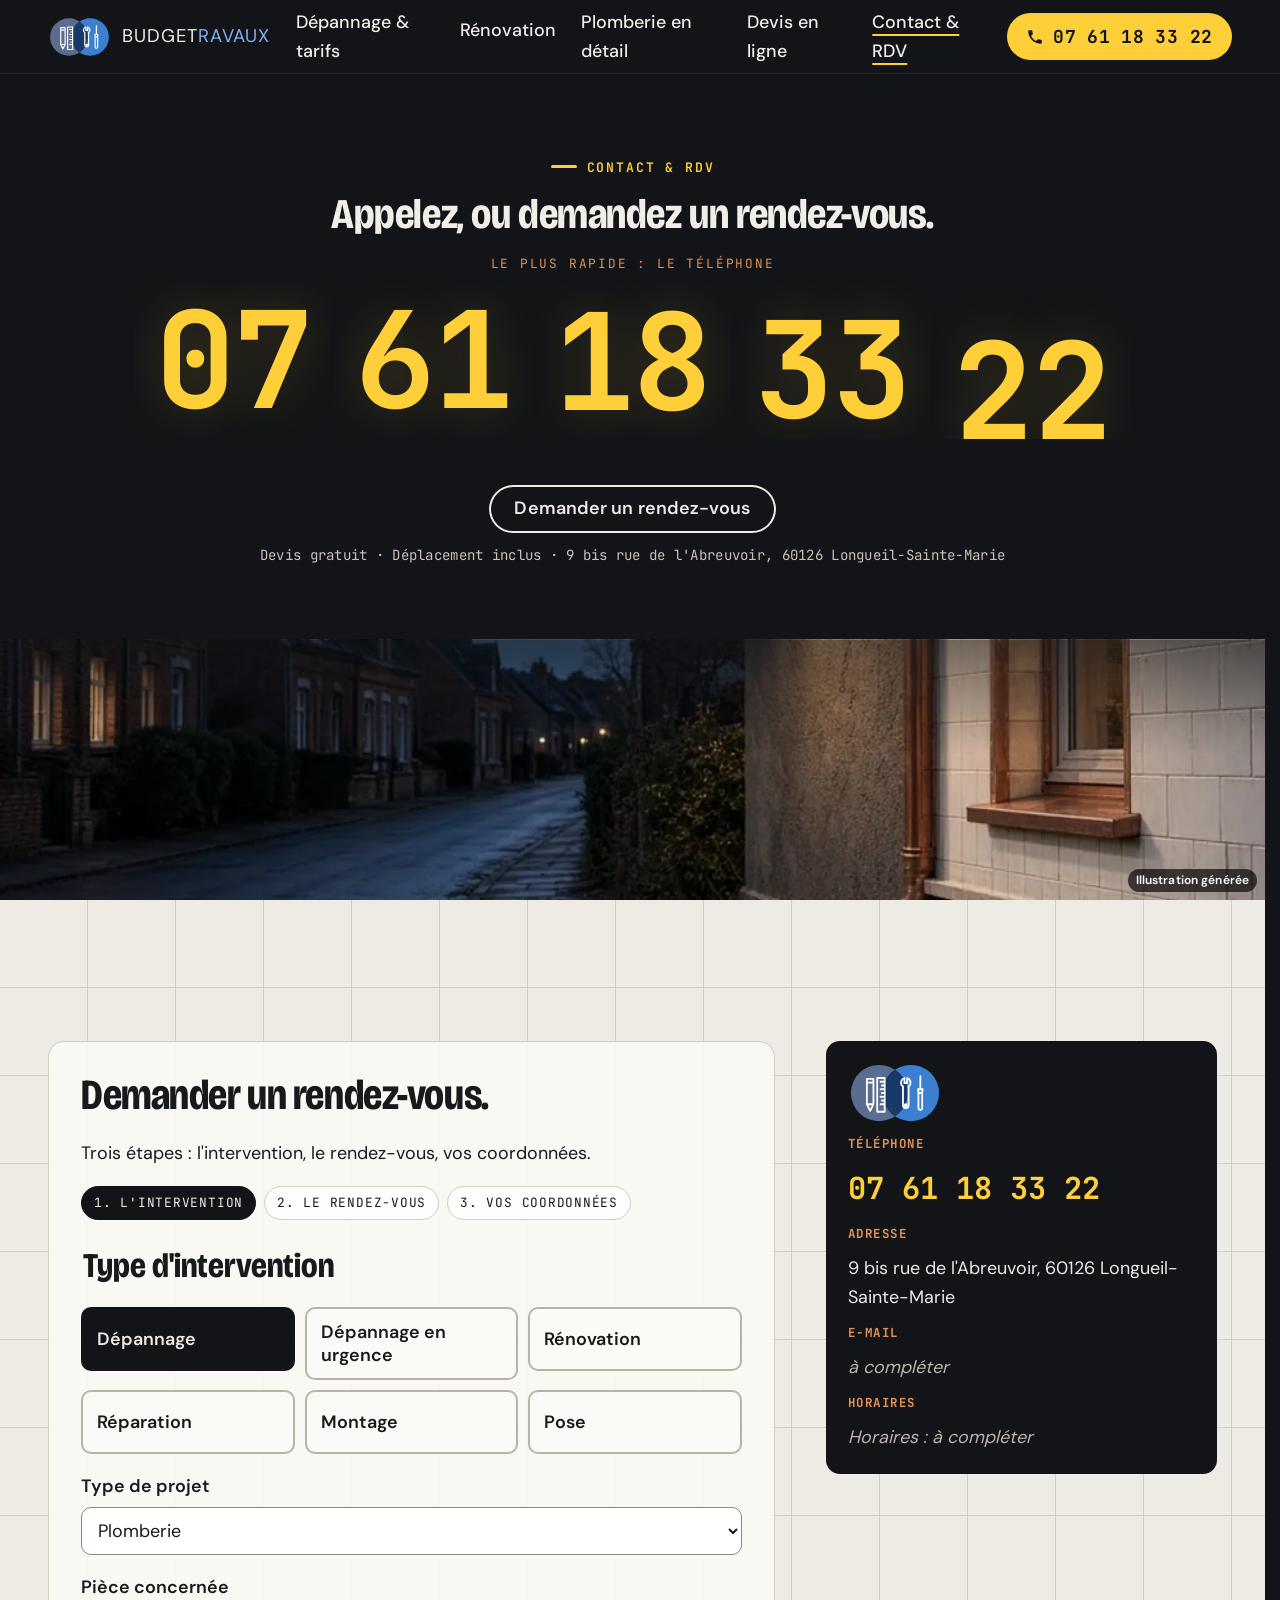
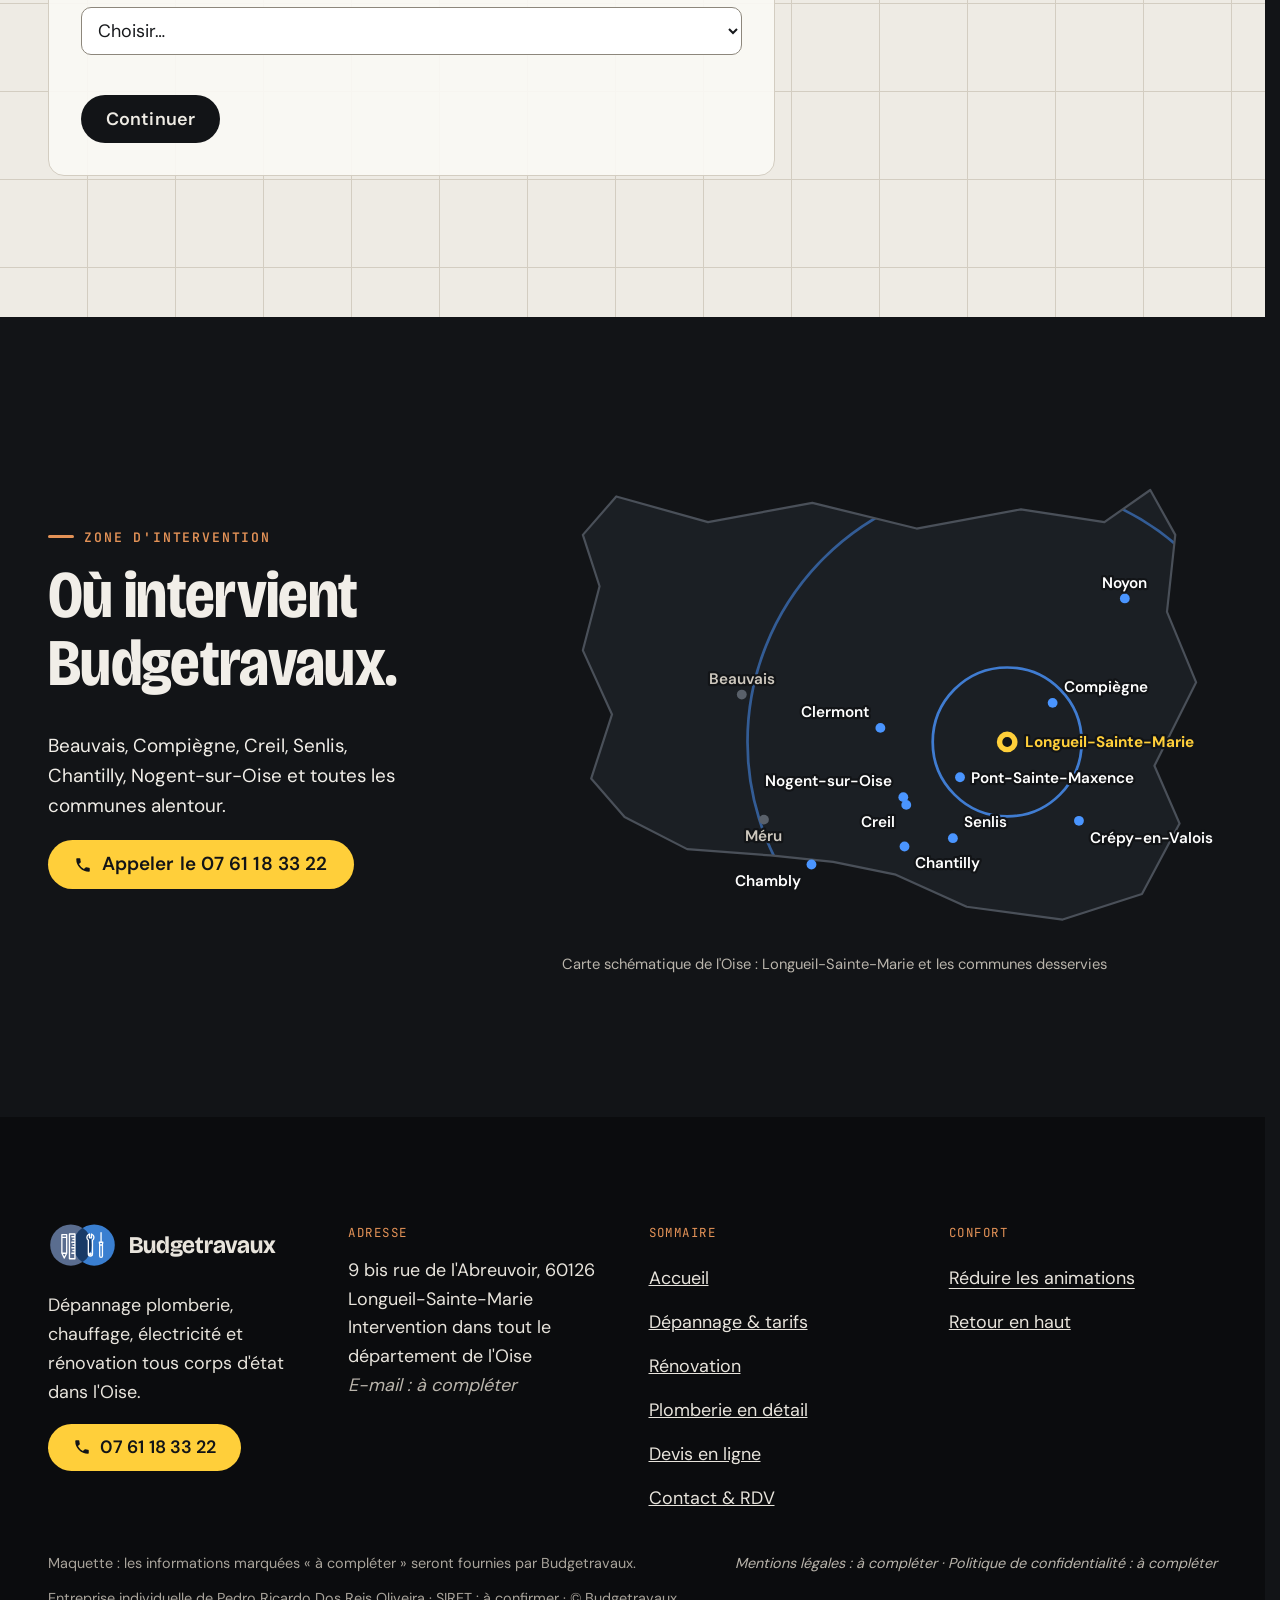
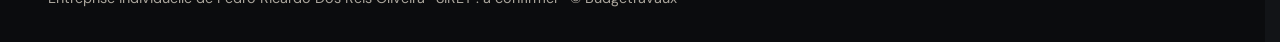
<file: contact.html>
<!doctype html>
<html lang="fr" data-v="2" data-curseur>
<head>
<meta charset="utf-8">
<meta name="viewport" content="width=device-width, initial-scale=1, viewport-fit=cover">
<title>Contact et rendez-vous : Budgetravaux, Oise (60)</title>
<meta name="description" content="Appelez le 07 61 18 33 22 ou demandez un rendez-vous en ligne. Longueil-Sainte-Marie, intervention dans tout l&#39;Oise.">
<meta name="robots" content="noindex, nofollow">
<link rel="canonical" href="https://budgetravaux-maquette.vercel.app/contact">
<style>:root{--fond:#121417;--texte:#f1eee8;--voile-fond:#0b0c0e;--ouverture-fond:#0b0c0e;--menu-fond:#121417}:root { --entete-h: 72px; --barres-h: 0px; } html { background: var(--fond); color: var(--texte); scrollbar-gutter: stable; } body { margin: 0; background: var(--fond); } html.js:not(.calme):not(.secours):not([data-arrivee="retour"]) [data-anime] { opacity: 0; } html.js:not(.calme):not(.secours):not([data-arrivee="retour"]) [data-anime].vu { opacity: 1; } [data-voile] { position: fixed; inset: 0; z-index: 900; background: var(--voile-fond); transform: translateY(100%); visibility: hidden; pointer-events: none; } html[data-arrivee="voile"]:not(.voile-leve):not(.calme):not(.secours) [data-voile] { transform: none; visibility: visible; } html.calme [data-voile], html.secours [data-voile] { visibility: hidden !important; } .ouverture-panneau { position: fixed; inset: 0; z-index: 850; display: none; place-content: center; justify-items: center; background: var(--ouverture-fond, var(--voile-fond)); color: var(--fond); text-align: center; } html.js[data-arrivee="intro"]:not(.calme):not(.secours):not(.intro-finie) .ouverture-panneau { display: grid; } html.defilement-bloque, html.defilement-bloque body, html.js[data-arrivee="intro"]:not(.calme):not(.secours):not(.intro-finie), html.js[data-arrivee="intro"]:not(.calme):not(.secours):not(.intro-finie) body, html[data-arrivee="voile"]:not(.voile-leve):not(.calme):not(.secours), html[data-arrivee="voile"]:not(.voile-leve):not(.calme):not(.secours) body { overflow: hidden; } html.js[data-arrivee="intro"]:not(.calme):not(.secours):not(.intro-finie) { background-color: var(--ouverture-fond, var(--voile-fond)); } html[data-arrivee="voile"]:not(.voile-leve):not(.calme):not(.secours) { background-color: var(--voile-fond); }</style>
<script>(function () {
var d = document.documentElement, ss = null, ls = null;
try { ss = window.sessionStorage; ls = window.localStorage; } catch (e) {}
d.classList.add('js');
var calme = false;
try { calme = !!ls && ls.getItem('socle:calme') === 'oui'; } catch (e) {}
if (!calme && window.matchMedia && matchMedia('(prefers-reduced-motion: reduce)').matches) calme = true;
if (calme) d.classList.add('calme');
var nav = performance.getEntriesByType ? performance.getEntriesByType('navigation')[0] : null;
var type = nav ? nav.type : 'navigate';
var depart = null;
try { depart = JSON.parse(ss.getItem('socle:depart') || 'null'); ss.removeItem('socle:depart'); } catch (e) {}
if (depart && !(Date.now() - depart.t < 15000)) depart = null;
var retourSection = false;
try { retourSection = !!ss.getItem('socle:calme-retour'); } catch (e) {}
var mode = type === 'back_forward' || retourSection ? 'retour' : type === 'reload' ? 'intro' : depart ? 'voile' : 'intro';
d.setAttribute('data-arrivee', mode);
if (mode === 'voile' && depart.couleur) d.style.setProperty('--voile-fond', depart.couleur);
if (type === 'reload' && 'scrollRestoration' in history) {
if (!retourSection) history.scrollRestoration = 'manual';
}
try {
var choisie = ls && ls.getItem('socle:langue');
var langue = (d.lang || '').slice(0, 2);
if (choisie && choisie !== langue && type === 'navigate' && !depart) {
var alt = document.querySelector('link[rel="alternate"][hreflang="' + choisie + '"]');
if (alt) location.replace(new URL(alt.href).pathname + location.search + location.hash);
}
} catch (e) {}
setTimeout(function () { if (!d.classList.contains('demarre')) d.classList.add('secours'); }, 2000);
})();</script>
<link rel="preload" href="/assets/polices/bricolage.woff2" as="font" type="font/woff2" crossorigin>
<link rel="preload" href="/assets/polices/dm-sans.woff2" as="font" type="font/woff2" crossorigin>
<link rel="stylesheet" href="/assets/css/socle.css?v=2">
<link rel="stylesheet" href="/assets/css/site.css?v=2">
<link rel="modulepreload" href="/assets/js/site.js?v=2">
<link rel="modulepreload" href="/assets/js/socle/index.js?v=2">
<script src="/assets/vendor/gsap.min.js" defer></script>
<script src="/assets/vendor/ScrollTrigger.min.js" defer></script>
<script src="/assets/vendor/SplitText.min.js" defer></script>
<script type="module" src="/assets/js/site.js?v=2"></script>
<meta name="theme-color" content="#121417">
<link rel="icon" href="/assets/images/favicon.svg" type="image/svg+xml">
<link rel="apple-touch-icon" href="/assets/images/apple-touch-icon.png">
<meta property="og:type" content="website">
<meta property="og:site_name" content="Budgetravaux">
<meta property="og:locale" content="fr_FR">
<meta property="og:title" content="Contact et rendez-vous : Budgetravaux, Oise (60)">
<meta property="og:description" content="Appelez le 07 61 18 33 22 ou demandez un rendez-vous en ligne. Longueil-Sainte-Marie, intervention dans tout l&#39;Oise.">
<meta property="og:url" content="https://budgetravaux-maquette.vercel.app/contact">
<meta property="og:image" content="https://budgetravaux-maquette.vercel.app/assets/partage/contact-fr.jpg">
<meta property="og:image:width" content="1200">
<meta property="og:image:height" content="630">
<meta property="og:image:alt" content="Contacter Budgetravaux">
<meta name="twitter:card" content="summary_large_image">
<script type="application/ld+json">{"@context":"https://schema.org","@type":"Plumber","name":"Budgetravaux","url":"https://budgetravaux-maquette.vercel.app/","telephone":"+33761183322","founder":{"@type":"Person","name":"Pedro Ricardo Dos Reis Oliveira"},"address":{"@type":"PostalAddress","streetAddress":"9 bis rue de l'Abreuvoir","postalCode":"60126","addressLocality":"Longueil-Sainte-Marie","addressCountry":"FR"},"areaServed":{"@type":"AdministrativeArea","name":"Oise (60)"},"description":"Dépannage plomberie, chauffage et électricité, rénovation tous corps d'état dans l'Oise. Devis gratuit, déplacement inclus."}</script>
</head>
<body id="haut">
<div data-voile aria-hidden="true"><div class="voile-contenu"><img src="/assets/images/logo-clair.svg" alt="" width="88" height="56"><span data-voile-libelle>Contact &amp; RDV</span></div></div>
<div class="ouverture-panneau" data-ouverture aria-hidden="true">
  <div class="ouverture-faisceau"></div>
  <img class="ouverture-logo" src="/assets/images/logo-clair.svg" alt="" width="113" height="72">
  <p class="ouverture-nom">Budgetravaux</p>
  <p class="ouverture-ligne">Dépannage et rénovation · Oise (60)</p>
</div>
<a class="evitement" href="#contenu">Aller au contenu</a>
<header data-entete>
  <div class="entete-rangee">
    <a class="entete-logo" href="/" data-libelle="Accueil">
      <img src="/assets/images/logo-clair.svg" alt="" width="63" height="40"><span><span class="logo-b">Budget</span><span class="logo-r">ravaux</span></span>
    </a>
    <nav data-nav aria-label="Navigation principale">
      <ul><li><a href="/depannage" data-libelle="Dépannage &amp; tarifs">Dépannage &amp; tarifs</a></li><li><a href="/renovation" data-libelle="Rénovation">Rénovation</a></li><li><a href="/plomberie" data-libelle="Plomberie en détail">Plomberie en détail</a></li><li><a href="/devis-en-ligne" data-libelle="Devis en ligne">Devis en ligne</a></li><li><a href="/contact" data-libelle="Contact &amp; RDV" aria-current="page">Contact &amp; RDV</a></li></ul>
    </nav>
    <div class="entete-actions">
      <a class="bouton bouton--appel" href="tel:+33761183322" aria-label="Appeler le 07 61 18 33 22"><svg class="icone" viewBox="0 0 24 24" width="18" height="18" aria-hidden="true"><path d="M6.6 10.8a15.1 15.1 0 0 0 6.6 6.6l2.2-2.2a1 1 0 0 1 1-.25 11.4 11.4 0 0 0 3.6.57 1 1 0 0 1 1 1V20a1 1 0 0 1-1 1A17 17 0 0 1 3 4a1 1 0 0 1 1-1h3.5a1 1 0 0 1 1 1c0 1.25.2 2.45.57 3.57a1 1 0 0 1-.25 1L6.6 10.8z" fill="currentColor"/></svg><span>07 61 18 33 22</span></a>
      <button type="button" data-menu-bouton aria-controls="menu" aria-expanded="false" data-libelle-ouvrir="Menu" data-libelle-fermer="Fermer"><span data-libelle-bouton>Menu</span></button>
    </div>
  </div>
</header>
<div id="menu" data-menu role="dialog" aria-modal="true" aria-label="Menu">
  <ul><li style="--i:0"><a href="/" class="menu-lien" data-libelle="Accueil">Accueil</a></li><li style="--i:1"><a href="/depannage" class="menu-lien" data-libelle="Dépannage &amp; tarifs">Dépannage &amp; tarifs</a></li><li style="--i:2"><a href="/renovation" class="menu-lien" data-libelle="Rénovation">Rénovation</a></li><li style="--i:3"><a href="/plomberie" class="menu-lien" data-libelle="Plomberie en détail">Plomberie en détail</a></li><li style="--i:4"><a href="/devis-en-ligne" class="menu-lien" data-libelle="Devis en ligne">Devis en ligne</a></li><li style="--i:5"><a href="/contact" class="menu-lien" data-libelle="Contact &amp; RDV" aria-current="page">Contact &amp; RDV</a></li></ul>
  <p class="menu-actions"><a class="bouton bouton--appel" href="tel:+33761183322"><svg class="icone" viewBox="0 0 24 24" width="18" height="18" aria-hidden="true"><path d="M6.6 10.8a15.1 15.1 0 0 0 6.6 6.6l2.2-2.2a1 1 0 0 1 1-.25 11.4 11.4 0 0 0 3.6.57 1 1 0 0 1 1 1V20a1 1 0 0 1-1 1A17 17 0 0 1 3 4a1 1 0 0 1 1-1h3.5a1 1 0 0 1 1 1c0 1.25.2 2.45.57 3.57a1 1 0 0 1-.25 1L6.6 10.8z" fill="currentColor"/></svg>Appeler le 07 61 18 33 22</a> <a href="/devis-en-ligne" class="bouton bouton--contour" data-libelle="Devis en ligne">Devis en ligne</a></p>
  <p><button type="button" class="lien" data-calme-bascule data-libelle-reduire="Réduire les animations" data-libelle-retablir="Rétablir les animations" data-libelle-systeme="Animations réduites par le réglage de votre appareil"><span data-libelle-bouton>Réduire les animations</span></button></p>
</div>
<main id="contenu" tabindex="-1">
<section class="ov ov-numero" id="debut" data-tete="numero">
  <div class="conteneur ov-numero-centre">
    <p class="surtitre ov-anim" data-anime="gsap">Contact &amp; RDV</p>
    <h1 class="ov-anim ov-numero-titre" data-anime="gsap">Appelez, ou demandez un rendez-vous.</h1>
    <p class="ov-numero-legende ov-anim" data-anime="gsap">Le plus rapide : le téléphone</p>
    <a class="ov-numero-tel" href="tel:+33761183322" data-action-principale aria-label="Appeler le 07 61 18 33 22"><span class="paire"><span class="paire-in">07</span></span><span class="paire"><span class="paire-in">61</span></span><span class="paire"><span class="paire-in">18</span></span><span class="paire"><span class="paire-in">33</span></span><span class="paire"><span class="paire-in">22</span></span></a>
    <p class="ov-numero-actions ov-anim" data-anime="gsap"><a href="/contact#rendez-vous" class="bouton bouton--contour" data-libelle="Contact &amp; RDV" data-survol="magnetique">Demander un rendez-vous</a></p>
    <p class="hero-info ov-anim" data-info-cle data-anime="gsap">Devis gratuit · Déplacement inclus · 9 bis rue de l&#39;Abreuvoir, 60126 Longueil-Sainte-Marie</p>
  </div>
  <figure class="media ov-numero-bande" data-grok data-fx="parallaxe" data-fx-force="14" style="--cadrage:50% 60%;--cadrage-mobile:72% 60%">
  <picture>
    <img src="/assets/images/grok/contact-bande-1280.webp" srcset="/assets/images/grok/contact-bande-640.webp 640w, /assets/images/grok/contact-bande-1280.webp 1280w, /assets/images/grok/contact-bande-1600.webp 1600w" sizes="100vw" alt="Rue de maisons en brique au crépuscule" width="1280" height="426" fetchpriority="high" loading="eager" decoding="async">
  </picture><figcaption class="mention-ia">Illustration générée</figcaption>
</figure>
</section>
<section class="rendez-vous bloc clair" id="rendez-vous">
  <div class="conteneur contact-grille">
    <form class="rdv-form" data-formulaire data-etapes action="#" novalidate>
      <h2 data-anime="lignes">Demander un rendez-vous.</h2>
      <p data-anime>Trois étapes : l&#39;intervention, le rendez-vous, vos coordonnées.</p>
      <ol class="etapes-tete" role="list"><li data-indicateur="0" aria-current="step">1. L&#39;intervention</li><li data-indicateur="1">2. Le rendez-vous</li><li data-indicateur="2">3. Vos coordonnées</li></ol>
      <p class="visuellement-cache" aria-live="polite" data-annonce-etape data-modele="Étape {n} sur 3"></p>
      <div class="form-hauteur">
        <fieldset class="etape-form courante" data-etape="0">
          <legend>Type d&#39;intervention</legend>
          <div class="cartes-choix"><label class="carte-choix"><input type="radio" name="type" value="depannage" checked><span>Dépannage</span></label><label class="carte-choix"><input type="radio" name="type" value="urgence"><span>Dépannage en urgence</span></label><label class="carte-choix"><input type="radio" name="type" value="renovation"><span>Rénovation</span></label><label class="carte-choix"><input type="radio" name="type" value="reparation"><span>Réparation</span></label><label class="carte-choix"><input type="radio" name="type" value="montage"><span>Montage</span></label><label class="carte-choix"><input type="radio" name="type" value="pose"><span>Pose</span></label></div>
          <div class="champ" style="margin-top:18px"><label for="r-projet">Type de projet</label><select id="r-projet" name="projet"><option value="plomberie">Plomberie</option><option value="chauffage">Chauffage</option><option value="electricite">Électricité</option><option value="platrerie">Plâtrerie</option><option value="maconnerie">Maçonnerie</option><option value="menuiserie">Menuiserie</option><option value="murs">Revêtement murs</option><option value="sols">Revêtement sol</option><option value="complet">Projet complet</option></select></div>
          <div class="champ"><label for="r-piece">Pièce concernée</label><select id="r-piece" name="piece"><option value="">Choisir…</option><option>Entrée</option><option>Couloir</option><option>Séjour</option><option>Salle à manger</option><option>Chambre</option><option>Cuisine</option><option>Salle de bain</option><option>WC</option><option>Buanderie</option><option>Terrasse</option><option>Mezzanine</option><option>Combles</option><option>Sous-sol</option><option>Garage</option><option>Autre</option></select></div>
        </fieldset>
        <fieldset class="etape-form" data-etape="1">
          <legend>Le rendez-vous</legend>
          <div class="champ"><label for="r-ville">Ville d&#39;intervention</label><input id="r-ville" name="ville" autocomplete="address-level2" list="communes-rdv" required></div>
          <datalist id="communes-rdv"><option value="Beauvais"><option value="Compiègne"><option value="Creil"><option value="Nogent-sur-Oise"><option value="Senlis"><option value="Chantilly"><option value="Noyon"><option value="Pont-Sainte-Maxence"><option value="Méru"><option value="Crépy-en-Valois"><option value="Chambly"><option value="Clermont"></datalist>
          <div class="champs-2">
            <div class="champ"><label for="r-jour">Jour souhaité</label><input id="r-jour" name="jour" type="date" required></div>
            <div class="champ"><label for="r-heure">Heure souhaitée</label><input id="r-heure" name="heure" type="time"></div>
          </div>
          <p class="petit a-completer">Horaires : à compléter</p>
        </fieldset>
        <fieldset class="etape-form" data-etape="2">
          <legend>Vos coordonnées</legend>
          <div class="champs-2">
            <div class="champ"><label for="r-nom">Nom</label><input id="r-nom" name="nom" autocomplete="family-name" required></div>
            <div class="champ"><label for="r-prenom">Prénom</label><input id="r-prenom" name="prenom" autocomplete="given-name" required></div>
            <div class="champ"><label for="r-email">E-mail</label><input id="r-email" name="email" type="email" autocomplete="email" required></div>
            <div class="champ"><label for="r-tel">Téléphone</label><input id="r-tel" name="tel" type="tel" autocomplete="tel" required></div>
          </div>
          <div class="champ"><label for="r-message">Message</label><textarea id="r-message" name="message" rows="4" required></textarea></div>
          <p class="mention-donnees">Vos données servent seulement à répondre à votre demande. Politique de confidentialité : à compléter.</p>
          <p data-message-envoi hidden tabindex="-1" data-texte="Demande simulée : rien n&#39;a été envoyé. Sur le site final, elle partira vers Budgetravaux."></p>
        </fieldset>
      </div>
      <div class="etapes-actions">
        <button type="button" class="bouton bouton--contour" data-etape-precedente hidden>Retour</button>
        <button type="button" class="bouton bouton--sombre" data-etape-suivante>Continuer</button>
        <button type="submit" class="bouton bouton--sombre" data-etape-envoi hidden>Envoyer la demande</button>
      </div>
    </form>
    <aside class="coordonnees" data-anime>
      <p class="coordonnees-marque" data-visuel><img src="/assets/images/logo-clair.svg" alt="" width="94" height="60"></p>
      <h3>Téléphone</h3>
      <p><a class="tel-grand" href="tel:+33761183322">07 61 18 33 22</a></p>
      <h3>Adresse</h3>
      <p>9 bis rue de l&#39;Abreuvoir, 60126 Longueil-Sainte-Marie</p>
      <h3>E-mail</h3>
      <p class="a-completer">à compléter</p>
      <h3>Horaires</h3>
      <p class="a-completer">Horaires : à compléter</p>
    </aside>
  </div>
</section>
<section class="zone sombre" id="zone">
  <div class="conteneur zone-grille">
    <header class="tete-section">
      <p class="surtitre" data-anime>Zone d&#39;intervention</p>
      <h2 data-anime="lignes">Où intervient Budgetravaux.</h2>
      <p data-anime>Beauvais, Compiègne, Creil, Senlis, Chantilly, Nogent-sur-Oise et toutes les communes alentour.</p>
      <p data-anime><a class="bouton bouton--appel" href="tel:+33761183322"><svg class="icone" viewBox="0 0 24 24" width="18" height="18" aria-hidden="true"><path d="M6.6 10.8a15.1 15.1 0 0 0 6.6 6.6l2.2-2.2a1 1 0 0 1 1-.25 11.4 11.4 0 0 0 3.6.57 1 1 0 0 1 1 1V20a1 1 0 0 1-1 1A17 17 0 0 1 3 4a1 1 0 0 1 1-1h3.5a1 1 0 0 1 1 1c0 1.25.2 2.45.57 3.57a1 1 0 0 1-.25 1L6.6 10.8z" fill="currentColor"/></svg>Appeler le 07 61 18 33 22</a></p>
    </header>
    <figure class="carte-oise " data-effet="ricochet" data-visuel>
  <svg viewBox="0 0 600 446" role="img" aria-label="Carte schématique de l&#39;Oise : Longueil-Sainte-Marie et les communes desservies">
    <defs><clipPath id="clip-oise"><path d="M19.1 70.4 L49.7 35.2 L133.7 58.7 L229.2 41.1 L324.7 64.6 L420.2 47.0 L496.6 58.7 L538.6 29.3 L561.5 70.4 L553.9 140.9 L580.6 205.4 L542.4 281.8 L565.4 334.6 L531.0 399.2 L458.4 422.6 L370.5 410.9 L305.6 381.5 L248.3 369.8 L191.0 363.9 L114.6 358.1 L57.3 328.7 L26.7 293.5 L45.8 234.8 L19.1 176.1 L34.4 117.4 Z"/></clipPath></defs><path class="oise-fond" d="M19.1 70.4 L49.7 35.2 L133.7 58.7 L229.2 41.1 L324.7 64.6 L420.2 47.0 L496.6 58.7 L538.6 29.3 L561.5 70.4 L553.9 140.9 L580.6 205.4 L542.4 281.8 L565.4 334.6 L531.0 399.2 L458.4 422.6 L370.5 410.9 L305.6 381.5 L248.3 369.8 L191.0 363.9 L114.6 358.1 L57.3 328.7 L26.7 293.5 L45.8 234.8 L19.1 176.1 L34.4 117.4 Z"/>
    <g clip-path="url(#clip-oise)" class="ondes"><circle class="onde" cx="407.6" cy="260.0" r="0" data-onde="0"/><circle class="onde" cx="407.6" cy="260.0" r="0" data-onde="1"/><circle class="onde" cx="407.6" cy="260.0" r="0" data-onde="2"/><circle class="onde" cx="407.6" cy="260.0" r="0" data-onde="3"/></g>
    <path class="oise-contour" d="M19.1 70.4 L49.7 35.2 L133.7 58.7 L229.2 41.1 L324.7 64.6 L420.2 47.0 L496.6 58.7 L538.6 29.3 L561.5 70.4 L553.9 140.9 L580.6 205.4 L542.4 281.8 L565.4 334.6 L531.0 399.2 L458.4 422.6 L370.5 410.9 L305.6 381.5 L248.3 369.8 L191.0 363.9 L114.6 358.1 L57.3 328.7 L26.7 293.5 L45.8 234.8 L19.1 176.1 L34.4 117.4 Z"/>
    <g class="commune" data-distance="247"><circle cx="164.6" cy="216.6" r="4.5"/><text x="164.6" y="206.6" text-anchor="middle">Beauvais</text></g><g class="commune" data-distance="55"><circle cx="449.2" cy="224.2" r="4.5"/><text x="459.2" y="214.2" text-anchor="start">Compiègne</text></g><g class="commune" data-distance="109"><circle cx="315.2" cy="317.6" r="4.5"/><text x="305.2" y="337.6" text-anchor="end">Creil</text></g><g class="commune" data-distance="108"><circle cx="312.5" cy="310.5" r="4.5"/><text x="302.5" y="300.5" text-anchor="end">Nogent-sur-Oise</text></g><g class="commune" data-distance="101"><circle cx="357.9" cy="348.1" r="4.5"/><text x="367.9" y="338.1" text-anchor="start">Senlis</text></g><g class="commune" data-distance="134"><circle cx="313.6" cy="355.7" r="4.5"/><text x="323.6" y="375.7" text-anchor="start">Chantilly</text></g><g class="commune" data-distance="170"><circle cx="515.3" cy="128.6" r="4.5"/><text x="515.3" y="118.6" text-anchor="middle">Noyon</text></g><g class="commune" data-distance="54"><circle cx="364.4" cy="292.3" r="4.5"/><text x="374.4" y="297.3" text-anchor="start">Pont-Sainte-Maxence</text></g><g class="commune" data-distance="234"><circle cx="184.9" cy="331.1" r="4.5"/><text x="184.9" y="351.1" text-anchor="middle">Méru</text></g><g class="commune" data-distance="98"><circle cx="473.3" cy="332.2" r="4.5"/><text x="483.3" y="352.2" text-anchor="start">Crépy-en-Valois</text></g><g class="commune" data-distance="211"><circle cx="228.4" cy="372.2" r="4.5"/><text x="218.4" y="392.2" text-anchor="end">Chambly</text></g><g class="commune" data-distance="117"><circle cx="291.5" cy="247.1" r="4.5"/><text x="281.5" y="237.1" text-anchor="end">Clermont</text></g>
    <g class="base"><circle class="base-point" data-repere cx="407.6" cy="260.0" r="7"/><text x="423.6" y="265">Longueil-Sainte-Marie</text></g>
  </svg>
  <figcaption class="petit"><span class="legende-base">Longueil-Sainte-Marie</span> Carte schématique de l&#39;Oise : Longueil-Sainte-Marie et les communes desservies</figcaption>
</figure>
  </div>
</section>
</main>
<footer class="pied" id="pied">
  <svg class="pied-reseau" viewBox="0 0 1200 120" preserveAspectRatio="none" aria-hidden="true" data-fx="trace">
    <path d="M-10 30 H560 q30 0 30 30 v20 q0 22 22 22 h36 q22 0 22-22 V60 q0-30 30-30 H1210" fill="none" stroke="var(--cuivre)" stroke-width="6" stroke-linecap="round"/>
    <path d="M-10 52 H520 q22 0 22 22 v6" fill="none" stroke="var(--eau)" stroke-width="4" stroke-linecap="round"/>
  </svg>
  <div class="conteneur pied-grille">
    <div class="pied-marque">
      <p class="pied-logo"><img src="/assets/images/logo-clair.svg" alt="" width="69" height="44"><strong>Budgetravaux</strong></p>
      <p>Dépannage plomberie, chauffage, électricité et rénovation tous corps d&#39;état dans l&#39;Oise.</p>
      <p><a class="bouton bouton--appel" href="tel:+33761183322"><svg class="icone" viewBox="0 0 24 24" width="18" height="18" aria-hidden="true"><path d="M6.6 10.8a15.1 15.1 0 0 0 6.6 6.6l2.2-2.2a1 1 0 0 1 1-.25 11.4 11.4 0 0 0 3.6.57 1 1 0 0 1 1 1V20a1 1 0 0 1-1 1A17 17 0 0 1 3 4a1 1 0 0 1 1-1h3.5a1 1 0 0 1 1 1c0 1.25.2 2.45.57 3.57a1 1 0 0 1-.25 1L6.6 10.8z" fill="currentColor"/></svg>07 61 18 33 22</a></p>
    </div>
    <div>
      <p class="pied-titre">Adresse</p>
      <p>9 bis rue de l&#39;Abreuvoir, 60126 Longueil-Sainte-Marie<br>Intervention dans tout le département de l&#39;Oise<br><span class="a-completer">E-mail : à compléter</span></p>
    </div>
    <nav aria-label="Sommaire">
      <p class="pied-titre">Sommaire</p>
      <ul><li><a href="/" data-libelle="Accueil">Accueil</a></li><li><a href="/depannage" data-libelle="Dépannage &amp; tarifs">Dépannage &amp; tarifs</a></li><li><a href="/renovation" data-libelle="Rénovation">Rénovation</a></li><li><a href="/plomberie" data-libelle="Plomberie en détail">Plomberie en détail</a></li><li><a href="/devis-en-ligne" data-libelle="Devis en ligne">Devis en ligne</a></li><li><a href="/contact" data-libelle="Contact &amp; RDV" aria-current="page">Contact &amp; RDV</a></li></ul>
    </nav>
    <div>
      <p class="pied-titre">Confort</p>
      <ul>
        <li><button type="button" class="lien" data-calme-bascule data-libelle-reduire="Réduire les animations" data-libelle-retablir="Rétablir les animations" data-libelle-systeme="Animations réduites par le réglage de votre appareil"><span data-libelle-bouton>Réduire les animations</span></button></li>
        <li><a href="#haut" data-sans-transition>Retour en haut</a></li>
      </ul>
    </div>
  </div>
  <div class="conteneur pied-bas">
    <p>Maquette : les informations marquées « à compléter » seront fournies par Budgetravaux.</p>
    <p class="a-completer">Mentions légales : à compléter · Politique de confidentialité : à compléter</p>
    <p>Entreprise individuelle de Pedro Ricardo Dos Reis Oliveira · SIRET : à confirmer · © Budgetravaux</p>
  </div>
</footer>
<div data-barre-fixe>
  <a class="bouton bouton--appel" href="tel:+33761183322"><svg class="icone" viewBox="0 0 24 24" width="18" height="18" aria-hidden="true"><path d="M6.6 10.8a15.1 15.1 0 0 0 6.6 6.6l2.2-2.2a1 1 0 0 1 1-.25 11.4 11.4 0 0 0 3.6.57 1 1 0 0 1 1 1V20a1 1 0 0 1-1 1A17 17 0 0 1 3 4a1 1 0 0 1 1-1h3.5a1 1 0 0 1 1 1c0 1.25.2 2.45.57 3.57a1 1 0 0 1-.25 1L6.6 10.8z" fill="currentColor"/></svg>Appeler</a>
  <a class="bouton bouton--contour" href="/devis-en-ligne" data-libelle="Devis en ligne">Devis en ligne</a>
</div>
</body>
</html>
</file>
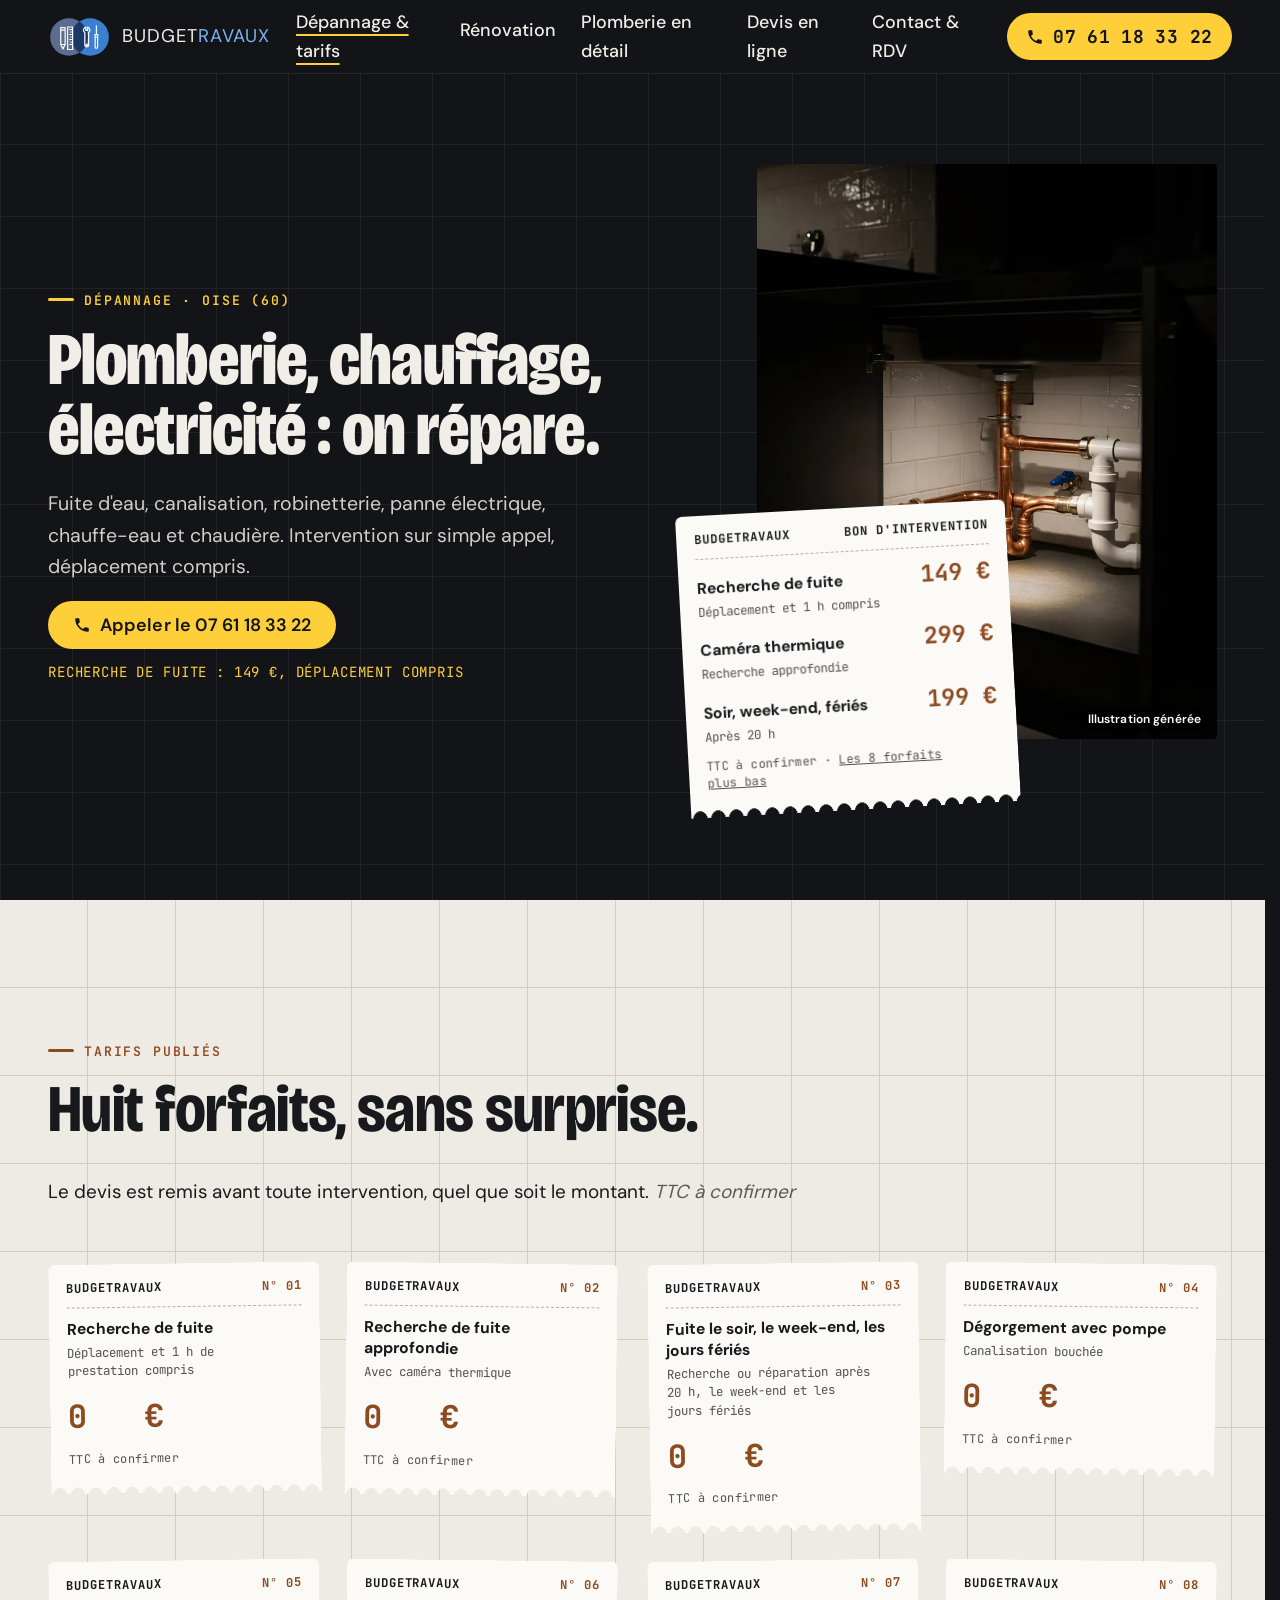
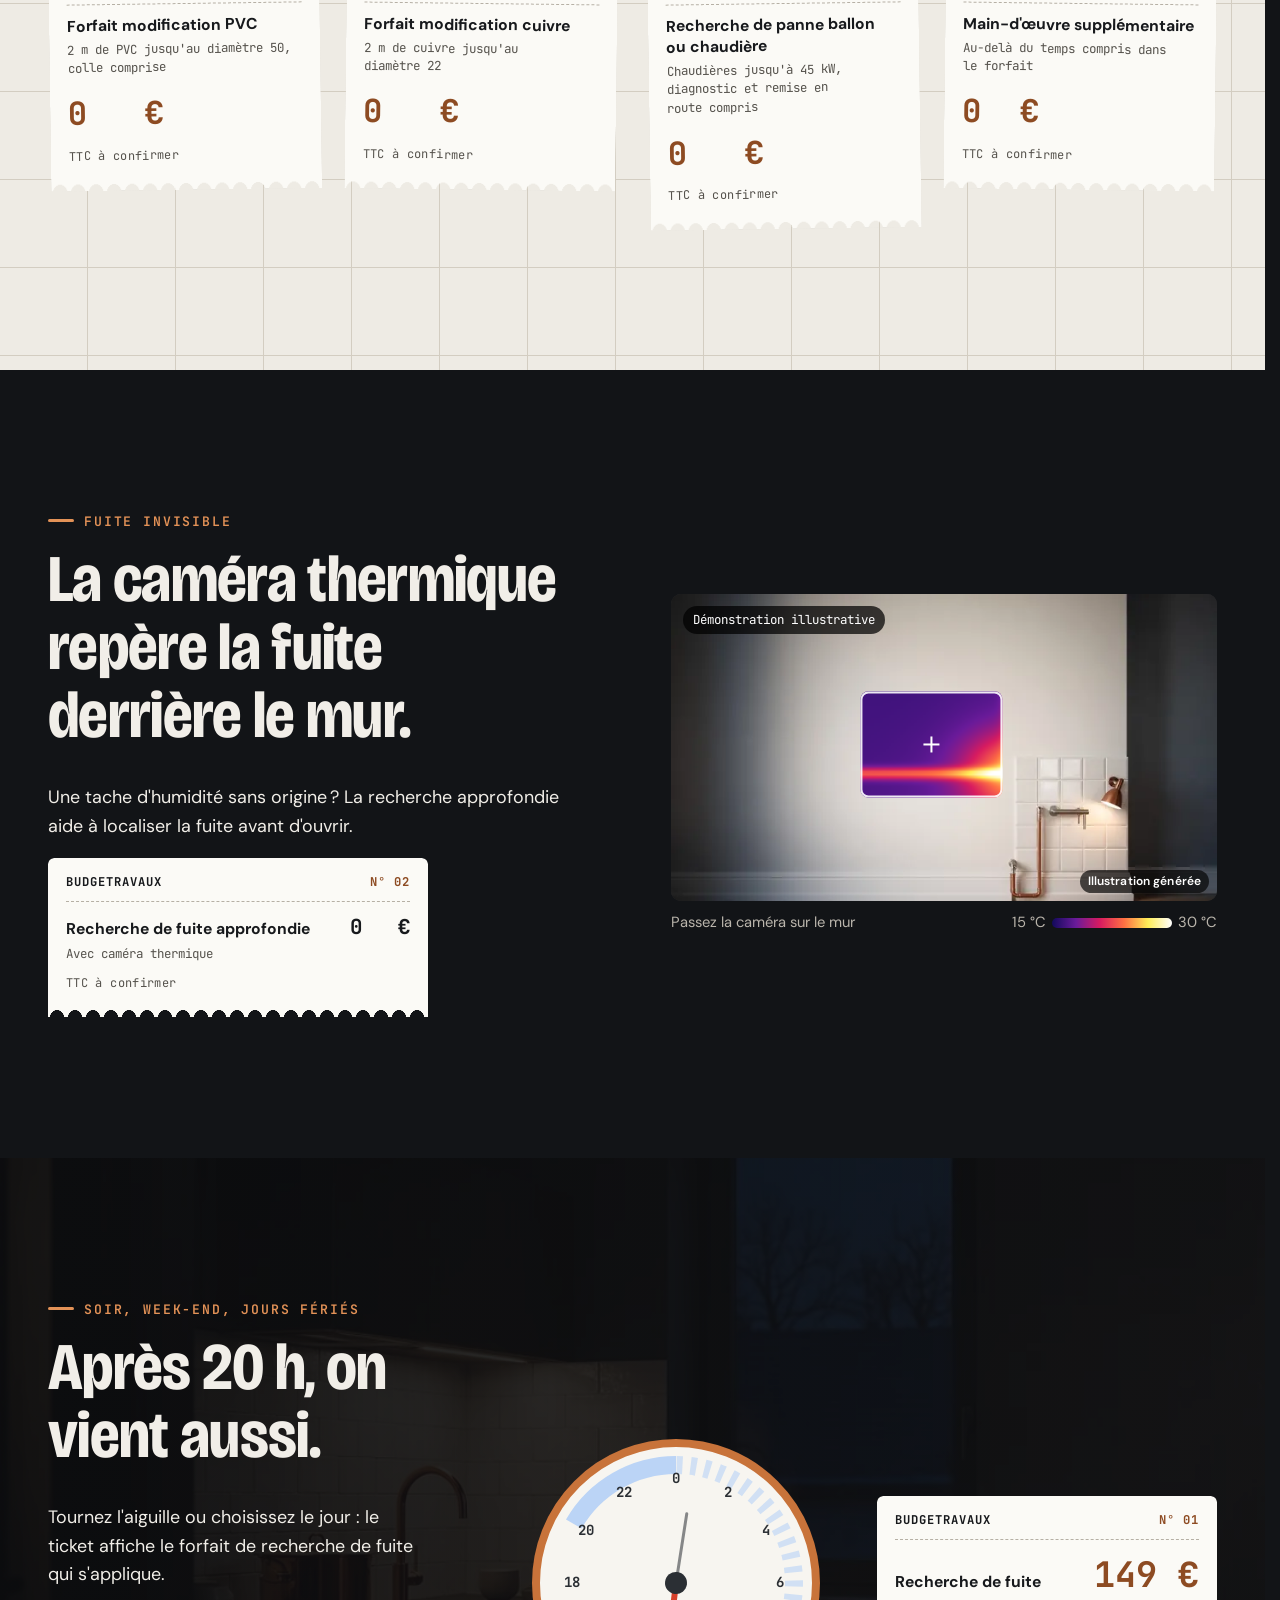
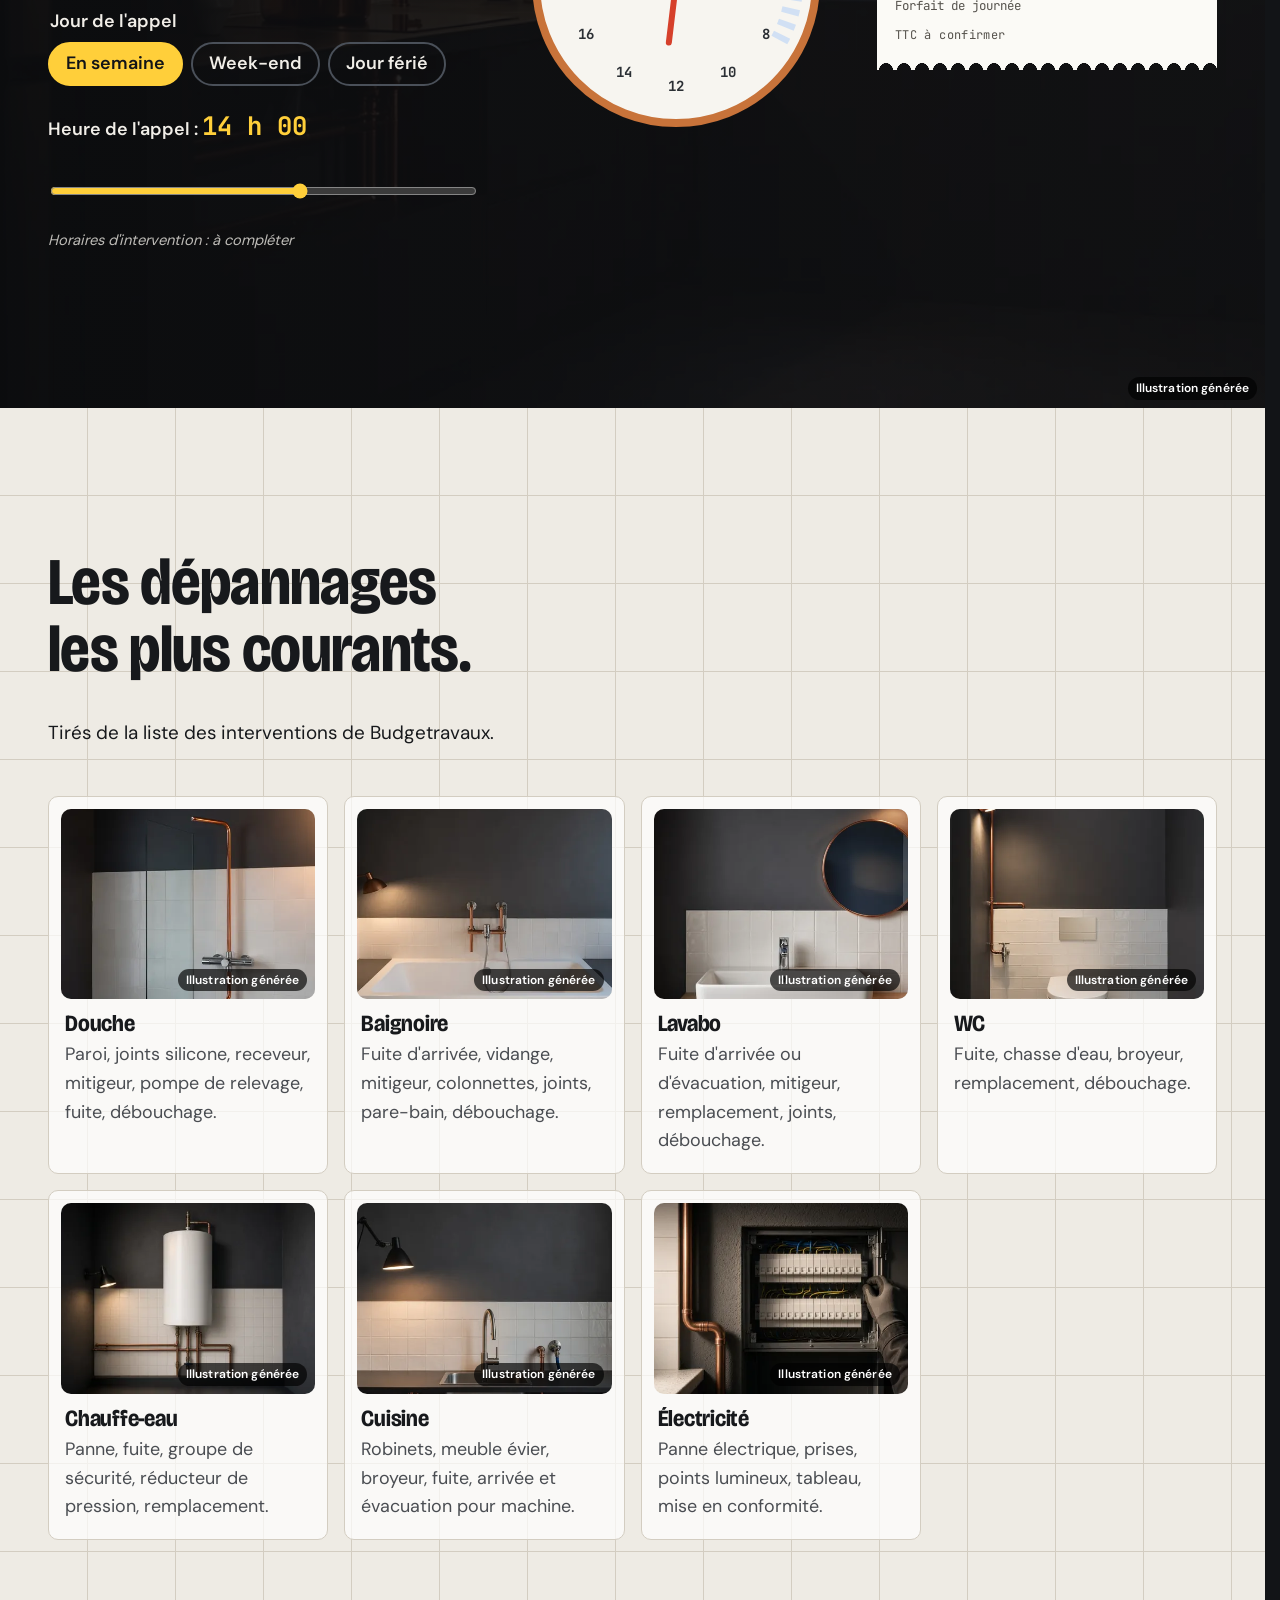
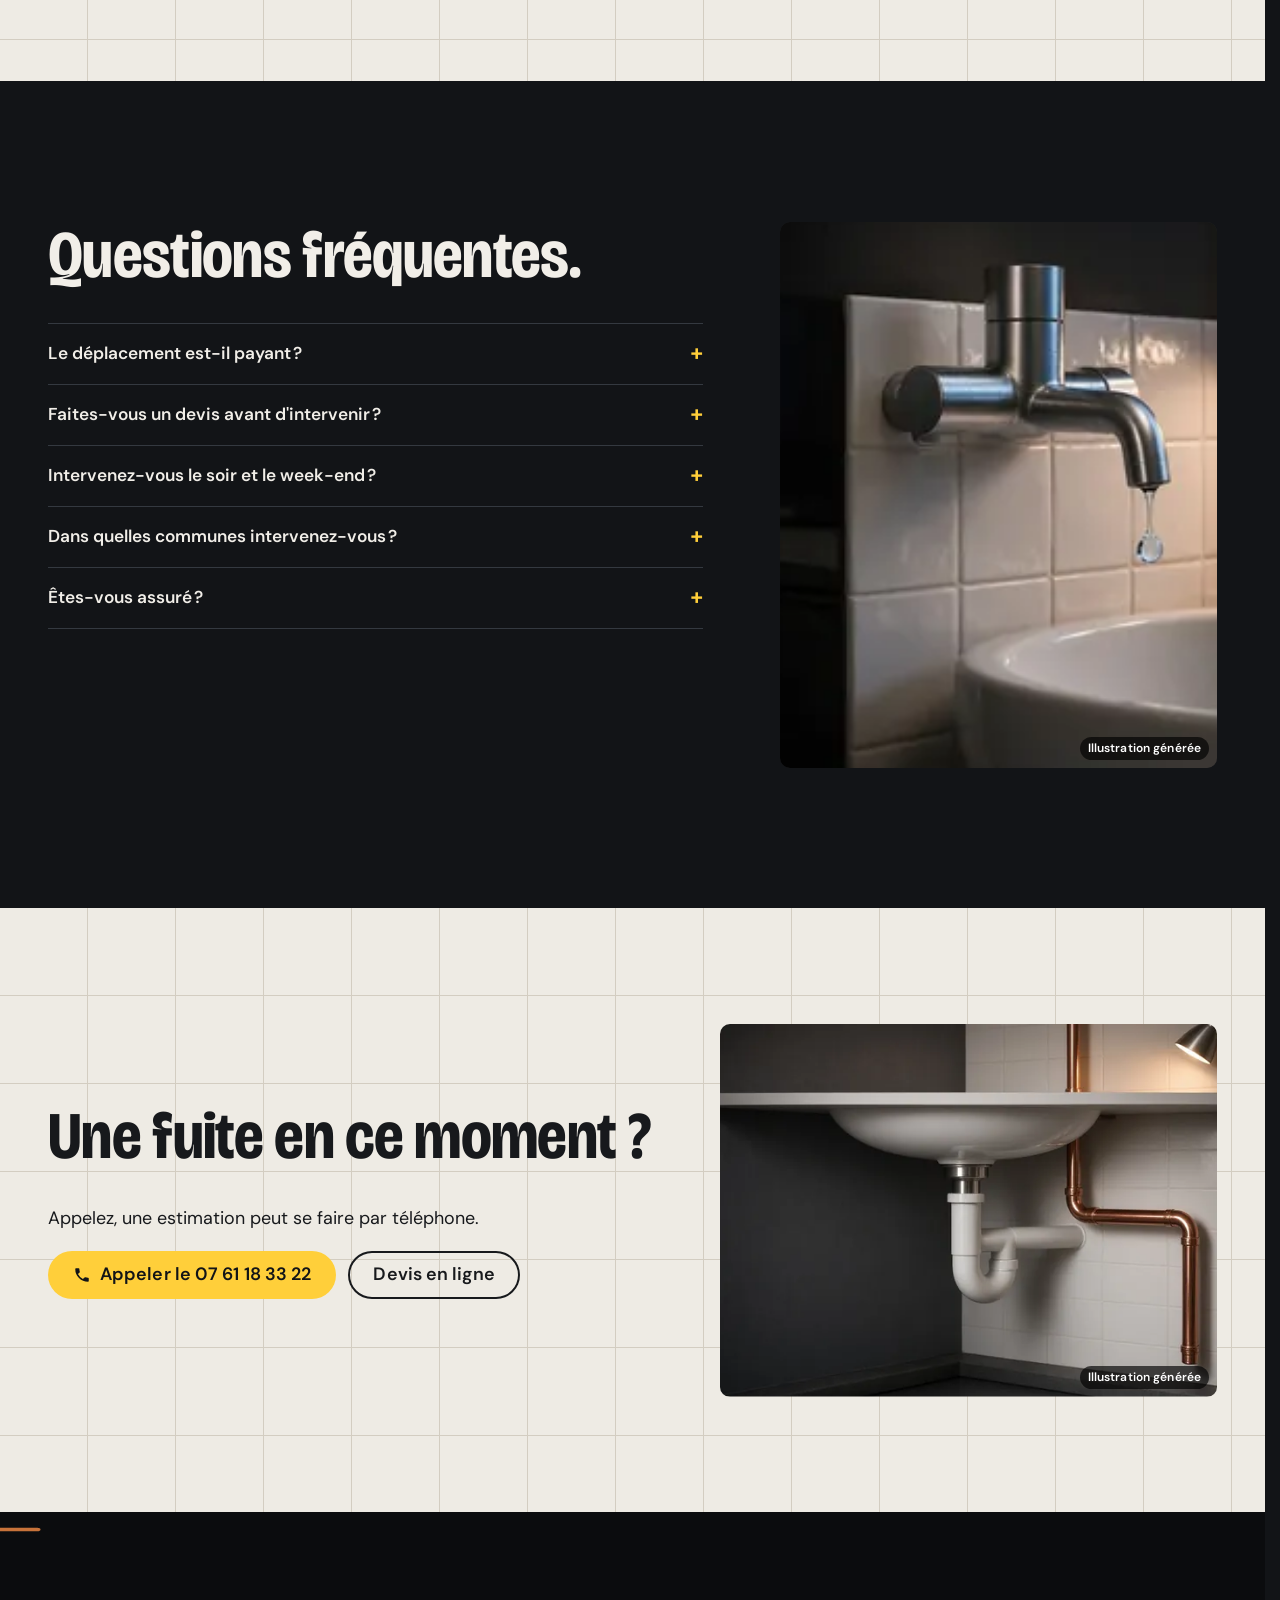
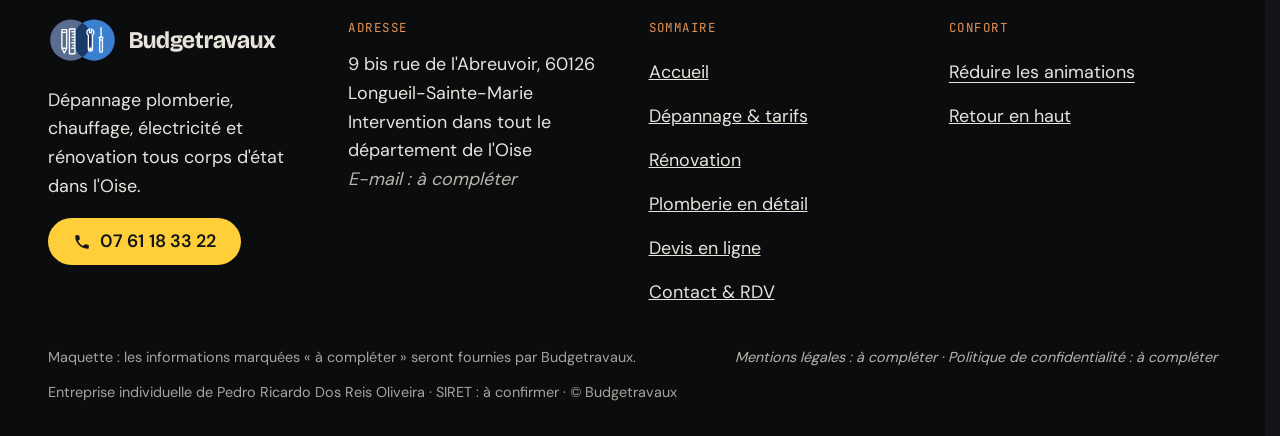
<file: depannage.html>
<!doctype html>
<html lang="fr" data-v="2" data-curseur>
<head>
<meta charset="utf-8">
<meta name="viewport" content="width=device-width, initial-scale=1, viewport-fit=cover">
<title>Dépannage et tarifs : Budgetravaux, Oise (60)</title>
<meta name="description" content="Huit forfaits publiés : recherche de fuite 149 €, caméra thermique 299 €, soir et week-end 199 €. Déplacement compris, devis avant intervention.">
<meta name="robots" content="noindex, nofollow">
<link rel="canonical" href="https://budgetravaux-maquette.vercel.app/depannage">
<style>:root{--fond:#121417;--texte:#f1eee8;--voile-fond:#0b0c0e;--ouverture-fond:#0b0c0e;--menu-fond:#121417}:root { --entete-h: 72px; --barres-h: 0px; } html { background: var(--fond); color: var(--texte); scrollbar-gutter: stable; } body { margin: 0; background: var(--fond); } html.js:not(.calme):not(.secours):not([data-arrivee="retour"]) [data-anime] { opacity: 0; } html.js:not(.calme):not(.secours):not([data-arrivee="retour"]) [data-anime].vu { opacity: 1; } [data-voile] { position: fixed; inset: 0; z-index: 900; background: var(--voile-fond); transform: translateY(100%); visibility: hidden; pointer-events: none; } html[data-arrivee="voile"]:not(.voile-leve):not(.calme):not(.secours) [data-voile] { transform: none; visibility: visible; } html.calme [data-voile], html.secours [data-voile] { visibility: hidden !important; } .ouverture-panneau { position: fixed; inset: 0; z-index: 850; display: none; place-content: center; justify-items: center; background: var(--ouverture-fond, var(--voile-fond)); color: var(--fond); text-align: center; } html.js[data-arrivee="intro"]:not(.calme):not(.secours):not(.intro-finie) .ouverture-panneau { display: grid; } html.defilement-bloque, html.defilement-bloque body, html.js[data-arrivee="intro"]:not(.calme):not(.secours):not(.intro-finie), html.js[data-arrivee="intro"]:not(.calme):not(.secours):not(.intro-finie) body, html[data-arrivee="voile"]:not(.voile-leve):not(.calme):not(.secours), html[data-arrivee="voile"]:not(.voile-leve):not(.calme):not(.secours) body { overflow: hidden; } html.js[data-arrivee="intro"]:not(.calme):not(.secours):not(.intro-finie) { background-color: var(--ouverture-fond, var(--voile-fond)); } html[data-arrivee="voile"]:not(.voile-leve):not(.calme):not(.secours) { background-color: var(--voile-fond); }</style>
<script>(function () {
var d = document.documentElement, ss = null, ls = null;
try { ss = window.sessionStorage; ls = window.localStorage; } catch (e) {}
d.classList.add('js');
var calme = false;
try { calme = !!ls && ls.getItem('socle:calme') === 'oui'; } catch (e) {}
if (!calme && window.matchMedia && matchMedia('(prefers-reduced-motion: reduce)').matches) calme = true;
if (calme) d.classList.add('calme');
var nav = performance.getEntriesByType ? performance.getEntriesByType('navigation')[0] : null;
var type = nav ? nav.type : 'navigate';
var depart = null;
try { depart = JSON.parse(ss.getItem('socle:depart') || 'null'); ss.removeItem('socle:depart'); } catch (e) {}
if (depart && !(Date.now() - depart.t < 15000)) depart = null;
var retourSection = false;
try { retourSection = !!ss.getItem('socle:calme-retour'); } catch (e) {}
var mode = type === 'back_forward' || retourSection ? 'retour' : type === 'reload' ? 'intro' : depart ? 'voile' : 'intro';
d.setAttribute('data-arrivee', mode);
if (mode === 'voile' && depart.couleur) d.style.setProperty('--voile-fond', depart.couleur);
if (type === 'reload' && 'scrollRestoration' in history) {
if (!retourSection) history.scrollRestoration = 'manual';
}
try {
var choisie = ls && ls.getItem('socle:langue');
var langue = (d.lang || '').slice(0, 2);
if (choisie && choisie !== langue && type === 'navigate' && !depart) {
var alt = document.querySelector('link[rel="alternate"][hreflang="' + choisie + '"]');
if (alt) location.replace(new URL(alt.href).pathname + location.search + location.hash);
}
} catch (e) {}
setTimeout(function () { if (!d.classList.contains('demarre')) d.classList.add('secours'); }, 2000);
})();</script>
<link rel="preload" href="/assets/polices/bricolage.woff2" as="font" type="font/woff2" crossorigin>
<link rel="preload" href="/assets/polices/dm-sans.woff2" as="font" type="font/woff2" crossorigin>
<link rel="stylesheet" href="/assets/css/socle.css?v=2">
<link rel="stylesheet" href="/assets/css/site.css?v=2">
<link rel="modulepreload" href="/assets/js/site.js?v=2">
<link rel="modulepreload" href="/assets/js/socle/index.js?v=2">
<script src="/assets/vendor/gsap.min.js" defer></script>
<script src="/assets/vendor/ScrollTrigger.min.js" defer></script>
<script src="/assets/vendor/SplitText.min.js" defer></script>
<script type="module" src="/assets/js/site.js?v=2"></script>
<meta name="theme-color" content="#121417">
<link rel="icon" href="/assets/images/favicon.svg" type="image/svg+xml">
<link rel="apple-touch-icon" href="/assets/images/apple-touch-icon.png">
<meta property="og:type" content="website">
<meta property="og:site_name" content="Budgetravaux">
<meta property="og:locale" content="fr_FR">
<meta property="og:title" content="Dépannage et tarifs : Budgetravaux, Oise (60)">
<meta property="og:description" content="Huit forfaits publiés : recherche de fuite 149 €, caméra thermique 299 €, soir et week-end 199 €. Déplacement compris, devis avant intervention.">
<meta property="og:url" content="https://budgetravaux-maquette.vercel.app/depannage">
<meta property="og:image" content="https://budgetravaux-maquette.vercel.app/assets/partage/depannage-fr.jpg">
<meta property="og:image:width" content="1200">
<meta property="og:image:height" content="630">
<meta property="og:image:alt" content="Forfaits de dépannage Budgetravaux">
<meta name="twitter:card" content="summary_large_image">
<script type="application/ld+json">{"@context":"https://schema.org","@type":"Plumber","name":"Budgetravaux","url":"https://budgetravaux-maquette.vercel.app/","telephone":"+33761183322","founder":{"@type":"Person","name":"Pedro Ricardo Dos Reis Oliveira"},"address":{"@type":"PostalAddress","streetAddress":"9 bis rue de l'Abreuvoir","postalCode":"60126","addressLocality":"Longueil-Sainte-Marie","addressCountry":"FR"},"areaServed":{"@type":"AdministrativeArea","name":"Oise (60)"},"description":"Dépannage plomberie, chauffage et électricité, rénovation tous corps d'état dans l'Oise. Devis gratuit, déplacement inclus."}</script>
</head>
<body id="haut">
<div data-voile aria-hidden="true"><div class="voile-contenu"><img src="/assets/images/logo-clair.svg" alt="" width="88" height="56"><span data-voile-libelle>Dépannage &amp; tarifs</span></div></div>
<div class="ouverture-panneau" data-ouverture aria-hidden="true">
  <div class="ouverture-faisceau"></div>
  <img class="ouverture-logo" src="/assets/images/logo-clair.svg" alt="" width="113" height="72">
  <p class="ouverture-nom">Budgetravaux</p>
  <p class="ouverture-ligne">Dépannage et rénovation · Oise (60)</p>
</div>
<a class="evitement" href="#contenu">Aller au contenu</a>
<header data-entete>
  <div class="entete-rangee">
    <a class="entete-logo" href="/" data-libelle="Accueil">
      <img src="/assets/images/logo-clair.svg" alt="" width="63" height="40"><span><span class="logo-b">Budget</span><span class="logo-r">ravaux</span></span>
    </a>
    <nav data-nav aria-label="Navigation principale">
      <ul><li><a href="/depannage" data-libelle="Dépannage &amp; tarifs" aria-current="page">Dépannage &amp; tarifs</a></li><li><a href="/renovation" data-libelle="Rénovation">Rénovation</a></li><li><a href="/plomberie" data-libelle="Plomberie en détail">Plomberie en détail</a></li><li><a href="/devis-en-ligne" data-libelle="Devis en ligne">Devis en ligne</a></li><li><a href="/contact" data-libelle="Contact &amp; RDV">Contact &amp; RDV</a></li></ul>
    </nav>
    <div class="entete-actions">
      <a class="bouton bouton--appel" href="tel:+33761183322" aria-label="Appeler le 07 61 18 33 22"><svg class="icone" viewBox="0 0 24 24" width="18" height="18" aria-hidden="true"><path d="M6.6 10.8a15.1 15.1 0 0 0 6.6 6.6l2.2-2.2a1 1 0 0 1 1-.25 11.4 11.4 0 0 0 3.6.57 1 1 0 0 1 1 1V20a1 1 0 0 1-1 1A17 17 0 0 1 3 4a1 1 0 0 1 1-1h3.5a1 1 0 0 1 1 1c0 1.25.2 2.45.57 3.57a1 1 0 0 1-.25 1L6.6 10.8z" fill="currentColor"/></svg><span>07 61 18 33 22</span></a>
      <button type="button" data-menu-bouton aria-controls="menu" aria-expanded="false" data-libelle-ouvrir="Menu" data-libelle-fermer="Fermer"><span data-libelle-bouton>Menu</span></button>
    </div>
  </div>
</header>
<div id="menu" data-menu role="dialog" aria-modal="true" aria-label="Menu">
  <ul><li style="--i:0"><a href="/" class="menu-lien" data-libelle="Accueil">Accueil</a></li><li style="--i:1"><a href="/depannage" class="menu-lien" data-libelle="Dépannage &amp; tarifs" aria-current="page">Dépannage &amp; tarifs</a></li><li style="--i:2"><a href="/renovation" class="menu-lien" data-libelle="Rénovation">Rénovation</a></li><li style="--i:3"><a href="/plomberie" class="menu-lien" data-libelle="Plomberie en détail">Plomberie en détail</a></li><li style="--i:4"><a href="/devis-en-ligne" class="menu-lien" data-libelle="Devis en ligne">Devis en ligne</a></li><li style="--i:5"><a href="/contact" class="menu-lien" data-libelle="Contact &amp; RDV">Contact &amp; RDV</a></li></ul>
  <p class="menu-actions"><a class="bouton bouton--appel" href="tel:+33761183322"><svg class="icone" viewBox="0 0 24 24" width="18" height="18" aria-hidden="true"><path d="M6.6 10.8a15.1 15.1 0 0 0 6.6 6.6l2.2-2.2a1 1 0 0 1 1-.25 11.4 11.4 0 0 0 3.6.57 1 1 0 0 1 1 1V20a1 1 0 0 1-1 1A17 17 0 0 1 3 4a1 1 0 0 1 1-1h3.5a1 1 0 0 1 1 1c0 1.25.2 2.45.57 3.57a1 1 0 0 1-.25 1L6.6 10.8z" fill="currentColor"/></svg>Appeler le 07 61 18 33 22</a> <a href="/devis-en-ligne" class="bouton bouton--contour" data-libelle="Devis en ligne">Devis en ligne</a></p>
  <p><button type="button" class="lien" data-calme-bascule data-libelle-reduire="Réduire les animations" data-libelle-retablir="Rétablir les animations" data-libelle-systeme="Animations réduites par le réglage de votre appareil"><span data-libelle-bouton>Réduire les animations</span></button></p>
</div>
<main id="contenu" tabindex="-1">
<section class="ov ov-bon" id="debut" data-tete="bon">
  <div class="conteneur ov-bon-grille">
    <div class="ov-texte">
      <p class="surtitre ov-anim" data-anime="gsap">Dépannage · Oise (60)</p>
      <h1 class="ov-anim ov-titre" data-anime="gsap">Plomberie, chauffage, électricité : on répare.</h1>
      <p class="ov-anim ov-intro" data-anime="gsap">Fuite d&#39;eau, canalisation, robinetterie, panne électrique, chauffe-eau et chaudière. Intervention sur simple appel, déplacement compris.</p>
      <p class="hero-actions ov-anim" data-anime="gsap"><a class="bouton bouton--appel" href="tel:+33761183322" data-action-principale data-survol="magnetique"><svg class="icone" viewBox="0 0 24 24" width="18" height="18" aria-hidden="true"><path d="M6.6 10.8a15.1 15.1 0 0 0 6.6 6.6l2.2-2.2a1 1 0 0 1 1-.25 11.4 11.4 0 0 0 3.6.57 1 1 0 0 1 1 1V20a1 1 0 0 1-1 1A17 17 0 0 1 3 4a1 1 0 0 1 1-1h3.5a1 1 0 0 1 1 1c0 1.25.2 2.45.57 3.57a1 1 0 0 1-.25 1L6.6 10.8z" fill="currentColor"/></svg>Appeler le 07 61 18 33 22</a></p>
      <p class="hero-info ov-anim" data-info-cle data-anime="gsap">Recherche de fuite : 149 €, déplacement compris</p>
    </div>
    <div class="ov-bon-visuel" data-effet="bon">
      <figure class="media ov-bon-photo" data-grok style="--cadrage:55% 58%">
  <picture>
    <img src="/assets/images/grok/depannage-bon-1080.webp" srcset="/assets/images/grok/depannage-bon-480.webp 480w, /assets/images/grok/depannage-bon-784.webp 784w, /assets/images/grok/depannage-bon-1080.webp 1080w" sizes="(max-width: 860px) 92vw, 40vw" alt="Tuyaux sous un évier éclairés par une lampe torche" width="1080" height="1350" fetchpriority="high" loading="eager" decoding="async">
  </picture><figcaption class="mention-ia">Illustration générée</figcaption>
</figure>
      <div class="ticket ticket--bon" data-superpose>
        <div class="ticket-tete"><span class="ticket-marque">Budgetravaux</span><span class="ticket-num">Bon d&#39;intervention</span></div>
        <ul class="ticket-lignes" role="list"><li class="ticket-ligne ov-ligne" data-anime="gsap">
          <span class="ticket-l-texte"><span class="ticket-l-titre">Recherche de fuite</span><span class="ticket-l-detail">Déplacement et 1 h compris</span></span>
          <span class="ticket-prix" data-prix>149 €</span>
        </li><li class="ticket-ligne ov-ligne" data-anime="gsap">
          <span class="ticket-l-texte"><span class="ticket-l-titre">Caméra thermique</span><span class="ticket-l-detail">Recherche approfondie</span></span>
          <span class="ticket-prix" data-prix>299 €</span>
        </li><li class="ticket-ligne ov-ligne" data-anime="gsap">
          <span class="ticket-l-texte"><span class="ticket-l-titre">Soir, week-end, fériés</span><span class="ticket-l-detail">Après 20 h</span></span>
          <span class="ticket-prix" data-prix>199 €</span>
        </li></ul>
        <p class="ticket-pied">TTC à confirmer · <a href="#forfaits">Les 8 forfaits plus bas</a></p>
      </div>
    </div>
  </div>
</section>
<section class="forfaits clair" id="forfaits">
  <div class="conteneur">
    <header class="tete-section tete-section--large">
      <p class="surtitre" data-anime>Tarifs publiés</p>
      <h2 data-anime="lignes">Huit forfaits, sans surprise.</h2>
      <p data-anime>Le devis est remis avant toute intervention, quel que soit le montant. <span class="a-completer">TTC à confirmer</span></p>
    </header>
    <ul class="tickets" role="list" data-effet="ticket" data-visuel>
      <li id="forfait-fuite"><div class="ticket ticket--grille" data-imprime>
  <div class="ticket-tete"><span class="ticket-marque">Budgetravaux</span><span class="ticket-num">N° 01</span></div>
  <ul class="ticket-lignes" role="list"><li class="ticket-ligne">
    <span class="ticket-l-texte"><span class="ticket-l-titre">Recherche de fuite</span><span class="ticket-l-detail">Déplacement et 1 h de prestation compris</span></span>
    <span class="ticket-prix" data-prix><span data-compteur="149">149</span> €</span>
  </li></ul>
  <p class="ticket-pied">TTC à confirmer</p>
</div></li><li id="forfait-thermique"><div class="ticket ticket--grille" data-imprime>
  <div class="ticket-tete"><span class="ticket-marque">Budgetravaux</span><span class="ticket-num">N° 02</span></div>
  <ul class="ticket-lignes" role="list"><li class="ticket-ligne">
    <span class="ticket-l-texte"><span class="ticket-l-titre">Recherche de fuite approfondie</span><span class="ticket-l-detail">Avec caméra thermique</span></span>
    <span class="ticket-prix" data-prix><span data-compteur="299">299</span> €</span>
  </li></ul>
  <p class="ticket-pied">TTC à confirmer</p>
</div></li><li id="forfait-soir"><div class="ticket ticket--grille" data-imprime>
  <div class="ticket-tete"><span class="ticket-marque">Budgetravaux</span><span class="ticket-num">N° 03</span></div>
  <ul class="ticket-lignes" role="list"><li class="ticket-ligne">
    <span class="ticket-l-texte"><span class="ticket-l-titre">Fuite le soir, le week-end, les jours fériés</span><span class="ticket-l-detail">Recherche ou réparation après 20 h, le week-end et les jours fériés</span></span>
    <span class="ticket-prix" data-prix><span data-compteur="199">199</span> €</span>
  </li></ul>
  <p class="ticket-pied">TTC à confirmer</p>
</div></li><li id="forfait-degorgement"><div class="ticket ticket--grille" data-imprime>
  <div class="ticket-tete"><span class="ticket-marque">Budgetravaux</span><span class="ticket-num">N° 04</span></div>
  <ul class="ticket-lignes" role="list"><li class="ticket-ligne">
    <span class="ticket-l-texte"><span class="ticket-l-titre">Dégorgement avec pompe</span><span class="ticket-l-detail">Canalisation bouchée</span></span>
    <span class="ticket-prix" data-prix><span data-compteur="149">149</span> €</span>
  </li></ul>
  <p class="ticket-pied">TTC à confirmer</p>
</div></li><li id="forfait-pvc"><div class="ticket ticket--grille" data-imprime>
  <div class="ticket-tete"><span class="ticket-marque">Budgetravaux</span><span class="ticket-num">N° 05</span></div>
  <ul class="ticket-lignes" role="list"><li class="ticket-ligne">
    <span class="ticket-l-texte"><span class="ticket-l-titre">Forfait modification PVC</span><span class="ticket-l-detail">2 m de PVC jusqu&#39;au diamètre 50, colle comprise</span></span>
    <span class="ticket-prix" data-prix><span data-compteur="230">230</span> €</span>
  </li></ul>
  <p class="ticket-pied">TTC à confirmer</p>
</div></li><li id="forfait-cuivre"><div class="ticket ticket--grille" data-imprime>
  <div class="ticket-tete"><span class="ticket-marque">Budgetravaux</span><span class="ticket-num">N° 06</span></div>
  <ul class="ticket-lignes" role="list"><li class="ticket-ligne">
    <span class="ticket-l-texte"><span class="ticket-l-titre">Forfait modification cuivre</span><span class="ticket-l-detail">2 m de cuivre jusqu&#39;au diamètre 22</span></span>
    <span class="ticket-prix" data-prix><span data-compteur="250">250</span> €</span>
  </li></ul>
  <p class="ticket-pied">TTC à confirmer</p>
</div></li><li id="forfait-ballon"><div class="ticket ticket--grille" data-imprime>
  <div class="ticket-tete"><span class="ticket-marque">Budgetravaux</span><span class="ticket-num">N° 07</span></div>
  <ul class="ticket-lignes" role="list"><li class="ticket-ligne">
    <span class="ticket-l-texte"><span class="ticket-l-titre">Recherche de panne ballon ou chaudière</span><span class="ticket-l-detail">Chaudières jusqu&#39;à 45 kW, diagnostic et remise en route compris</span></span>
    <span class="ticket-prix" data-prix><span data-compteur="149">149</span> €</span>
  </li></ul>
  <p class="ticket-pied">TTC à confirmer</p>
</div></li><li id="forfait-main-oeuvre"><div class="ticket ticket--grille" data-imprime>
  <div class="ticket-tete"><span class="ticket-marque">Budgetravaux</span><span class="ticket-num">N° 08</span></div>
  <ul class="ticket-lignes" role="list"><li class="ticket-ligne">
    <span class="ticket-l-texte"><span class="ticket-l-titre">Main-d&#39;œuvre supplémentaire</span><span class="ticket-l-detail">Au-delà du temps compris dans le forfait</span></span>
    <span class="ticket-prix" data-prix><span data-compteur="70">70</span> €</span>
  </li></ul>
  <p class="ticket-pied">TTC à confirmer</p>
</div></li>
    </ul>
  </div>
</section>
<section class="thermique bloc sombre" id="thermique">
  <div class="conteneur bloc-grille">
    <div>
      <p class="surtitre" data-anime>Fuite invisible</p>
      <h2 data-anime="lignes">La caméra thermique repère la fuite derrière le mur.</h2>
      <p data-anime>Une tache d&#39;humidité sans origine ? La recherche approfondie aide à localiser la fuite avant d&#39;ouvrir.</p>
      <div data-anime><div class="ticket ">
  <div class="ticket-tete"><span class="ticket-marque">Budgetravaux</span><span class="ticket-num">N° 02</span></div>
  <ul class="ticket-lignes" role="list"><li class="ticket-ligne">
    <span class="ticket-l-texte"><span class="ticket-l-titre">Recherche de fuite approfondie</span><span class="ticket-l-detail">Avec caméra thermique</span></span>
    <span class="ticket-prix" data-prix><span data-compteur="299">299</span> €</span>
  </li></ul>
  <p class="ticket-pied">TTC à confirmer</p>
</div></div>
    </div>
    <figure class="thermique-figure" data-anime>
      <div class="thermique-scene" data-effet="thermique" data-souris role="img" aria-label="Démonstration de la caméra thermique">
        <figure class="media thermique-mur" data-grok style="--cadrage:50% 50%">
  <picture>
    <img src="/assets/images/grok/depannage-mur-1280.webp" srcset="/assets/images/grok/depannage-mur-640.webp 640w, /assets/images/grok/depannage-mur-1280.webp 1280w, /assets/images/grok/depannage-mur-1600.webp 1600w" sizes="(max-width: 860px) 100vw, 50vw" alt="Mur de salon blanc, vide" width="1280" height="720" loading="lazy" decoding="async">
  </picture><figcaption class="mention-ia">Illustration générée</figcaption>
</figure>
        <canvas class="thermique-canvas" aria-hidden="true" data-audit-ignorer></canvas>
        <span class="thermique-viseur" aria-hidden="true" data-audit-ignorer></span>
        <p class="thermique-statut" aria-live="polite" data-trouve="Fuite localisée">Démonstration illustrative</p>
      </div>
      <figcaption class="thermique-legende petit"><span><span class="indice-souris">Passez la caméra sur le mur</span><span class="indice-doigt">Faites glisser la caméra sur le mur</span></span><span>15 °C<span class="thermique-echelle" aria-hidden="true"></span>30 °C</span></figcaption>
    </figure>
  </div>
</section>
<section class="horloge-section bloc" id="soir-week-end">
  <figure class="media horloge-fond" data-grok data-fx="parallaxe" data-fx-force="8" style="--cadrage:50% 50%">
  <picture>
    <img src="/assets/images/grok/depannage-nuit-1280.webp" srcset="/assets/images/grok/depannage-nuit-640.webp 640w, /assets/images/grok/depannage-nuit-1280.webp 1280w, /assets/images/grok/depannage-nuit-1600.webp 1600w" sizes="100vw" alt="" width="1280" height="854" loading="lazy" decoding="async">
  </picture><figcaption class="mention-ia">Illustration générée</figcaption>
</figure>
  <div class="conteneur horloge-grille" data-effet="horloge" data-lib-jour="Forfait de journée" data-lib-soir="Forfait soir, week-end et jours fériés" data-lib-nuit="Avant 8 h : tarif à confirmer">
    <div>
      <p class="surtitre" data-anime>Soir, week-end, jours fériés</p>
      <h2 data-anime="lignes">Après 20 h, on vient aussi.</h2>
      <p data-anime>Tournez l&#39;aiguille ou choisissez le jour : le ticket affiche le forfait de recherche de fuite qui s&#39;applique.</p>
      <div class="horloge-reglages" data-anime>
        <fieldset class="choix-jours">
          <legend>Jour de l&#39;appel</legend>
          <label class="puce"><input type="radio" name="jour-tarif" value="semaine" checked><span>En semaine</span></label><label class="puce"><input type="radio" name="jour-tarif" value="weekend"><span>Week-end</span></label><label class="puce"><input type="radio" name="jour-tarif" value="ferie"><span>Jour férié</span></label>
        </fieldset>
        <label for="heure-tarif">Heure de l&#39;appel&nbsp;: <span class="horloge-heure" data-heure>14 h 00</span></label>
        <input id="heure-tarif" type="range" min="0" max="23.75" step="0.25" value="14">
        <p class="petit a-completer">Horaires d&#39;intervention : à compléter</p>
      </div>
    </div>
    <div class="horloge" aria-hidden="true" data-anime>
      <svg viewBox="0 0 300 300">
        <circle class="horloge-cadran" cx="150" cy="150" r="140"/>
        <path class="horloge-soir" d="M47.8 91.0 A118 118 0 0 1 150.0 32.0"/><path class="horloge-nuit" d="M150.6 32.0 A118 118 0 0 1 252.2 209.0"/>
        <g class="horloge-heures"><text x="150.0" y="46.0">0</text><text x="202.0" y="59.9">2</text><text x="240.1" y="98.0">4</text><text x="254.0" y="150.0">6</text><text x="240.1" y="202.0">8</text><text x="202.0" y="240.1">10</text><text x="150.0" y="254.0">12</text><text x="98.0" y="240.1">14</text><text x="59.9" y="202.0">16</text><text x="46.0" y="150.0">18</text><text x="59.9" y="98.0">20</text><text x="98.0" y="59.9">22</text></g>
        <g class="horloge-minutes"><path d="M150 150 L150 80"/></g><g class="horloge-aiguille"><path d="M150 150 L150 90"/><circle cx="150" cy="150" r="11"/></g>
      </svg>
    </div>
    <div class="horloge-ticket" aria-live="polite">
      <div class="ticket ticket--horloge">
  <div class="ticket-tete"><span class="ticket-marque">Budgetravaux</span><span class="ticket-num">N° 01</span></div>
  <ul class="ticket-lignes" role="list"><li class="ticket-ligne">
    <span class="ticket-l-texte"><span class="ticket-l-titre">Recherche de fuite</span><span class="ticket-l-detail">Forfait de journée</span></span>
    <span class="ticket-prix" data-prix><span data-compteur="149">149</span> €</span>
  </li></ul>
  <p class="ticket-pied">TTC à confirmer</p>
</div>
    </div>
  </div>
</section>
<section class="pannes bloc clair" id="pannes">
  <div class="conteneur">
    <header class="tete-section">
      <h2 data-anime="lignes">Les dépannages les plus courants.</h2>
      <p data-anime>Tirés de la liste des interventions de Budgetravaux.</p>
    </header>
    <ul class="pannes-liste" role="list" data-anime="cascade">
      <li class="panne">
        <figure class="media panne-media" data-grok style="--cadrage:50% 50%">
  <picture>
    <img src="/assets/images/grok/equip-douche-784.webp" srcset="/assets/images/grok/equip-douche-480.webp 480w, /assets/images/grok/equip-douche-640.webp 640w, /assets/images/grok/equip-douche-784.webp 784w" sizes="(max-width: 760px) 90vw, 280px" alt="" width="784" height="1045" loading="lazy" decoding="async">
  </picture><figcaption class="mention-ia">Illustration générée</figcaption>
</figure>
        <div><h3>Douche</h3><p>Paroi, joints silicone, receveur, mitigeur, pompe de relevage, fuite, débouchage.</p></div>
      </li><li class="panne">
        <figure class="media panne-media" data-grok style="--cadrage:50% 50%">
  <picture>
    <img src="/assets/images/grok/equip-baignoire-784.webp" srcset="/assets/images/grok/equip-baignoire-480.webp 480w, /assets/images/grok/equip-baignoire-640.webp 640w, /assets/images/grok/equip-baignoire-784.webp 784w" sizes="(max-width: 760px) 90vw, 280px" alt="" width="784" height="1045" loading="lazy" decoding="async">
  </picture><figcaption class="mention-ia">Illustration générée</figcaption>
</figure>
        <div><h3>Baignoire</h3><p>Fuite d&#39;arrivée, vidange, mitigeur, colonnettes, joints, pare-bain, débouchage.</p></div>
      </li><li class="panne">
        <figure class="media panne-media" data-grok style="--cadrage:50% 50%">
  <picture>
    <img src="/assets/images/grok/equip-lavabo-784.webp" srcset="/assets/images/grok/equip-lavabo-480.webp 480w, /assets/images/grok/equip-lavabo-640.webp 640w, /assets/images/grok/equip-lavabo-784.webp 784w" sizes="(max-width: 760px) 90vw, 280px" alt="" width="784" height="1045" loading="lazy" decoding="async">
  </picture><figcaption class="mention-ia">Illustration générée</figcaption>
</figure>
        <div><h3>Lavabo</h3><p>Fuite d&#39;arrivée ou d&#39;évacuation, mitigeur, remplacement, joints, débouchage.</p></div>
      </li><li class="panne">
        <figure class="media panne-media" data-grok style="--cadrage:50% 50%">
  <picture>
    <img src="/assets/images/grok/equip-wc-784.webp" srcset="/assets/images/grok/equip-wc-480.webp 480w, /assets/images/grok/equip-wc-640.webp 640w, /assets/images/grok/equip-wc-784.webp 784w" sizes="(max-width: 760px) 90vw, 280px" alt="" width="784" height="1045" loading="lazy" decoding="async">
  </picture><figcaption class="mention-ia">Illustration générée</figcaption>
</figure>
        <div><h3>WC</h3><p>Fuite, chasse d&#39;eau, broyeur, remplacement, débouchage.</p></div>
      </li><li class="panne">
        <figure class="media panne-media" data-grok style="--cadrage:50% 50%">
  <picture>
    <img src="/assets/images/grok/urgence-chauffe-eau-800.webp" srcset="/assets/images/grok/urgence-chauffe-eau-480.webp 480w, /assets/images/grok/urgence-chauffe-eau-640.webp 640w, /assets/images/grok/urgence-chauffe-eau-800.webp 800w" sizes="(max-width: 760px) 90vw, 280px" alt="" width="800" height="534" loading="lazy" decoding="async">
  </picture><figcaption class="mention-ia">Illustration générée</figcaption>
</figure>
        <div><h3>Chauffe-eau</h3><p>Panne, fuite, groupe de sécurité, réducteur de pression, remplacement.</p></div>
      </li><li class="panne">
        <figure class="media panne-media" data-grok style="--cadrage:50% 50%">
  <picture>
    <img src="/assets/images/grok/equip-cuisine-784.webp" srcset="/assets/images/grok/equip-cuisine-480.webp 480w, /assets/images/grok/equip-cuisine-640.webp 640w, /assets/images/grok/equip-cuisine-784.webp 784w" sizes="(max-width: 760px) 90vw, 280px" alt="" width="784" height="1045" loading="lazy" decoding="async">
  </picture><figcaption class="mention-ia">Illustration générée</figcaption>
</figure>
        <div><h3>Cuisine</h3><p>Robinets, meuble évier, broyeur, fuite, arrivée et évacuation pour machine.</p></div>
      </li><li class="panne">
        <figure class="media panne-media" data-grok style="--cadrage:50% 50%">
  <picture>
    <img src="/assets/images/grok/urgence-electricite-800.webp" srcset="/assets/images/grok/urgence-electricite-480.webp 480w, /assets/images/grok/urgence-electricite-640.webp 640w, /assets/images/grok/urgence-electricite-800.webp 800w" sizes="(max-width: 760px) 90vw, 280px" alt="" width="800" height="534" loading="lazy" decoding="async">
  </picture><figcaption class="mention-ia">Illustration générée</figcaption>
</figure>
        <div><h3>Électricité</h3><p>Panne électrique, prises, points lumineux, tableau, mise en conformité.</p></div>
      </li>
    </ul>
  </div>
</section>
<section class="faq bloc sombre" id="faq">
  <div class="conteneur faq-grille">
    <div>
      <h2 data-anime="lignes">Questions fréquentes.</h2>
      <details class="faq-item" data-anime><summary>Le déplacement est-il payant ?</summary><p>Non. Le déplacement est toujours compté dans les tarifs et les devis.</p></details><details class="faq-item" data-anime><summary>Faites-vous un devis avant d&#39;intervenir ?</summary><p>Oui. Le devis est gratuit, sans engagement, et remis avant toute intervention.</p></details><details class="faq-item" data-anime><summary>Intervenez-vous le soir et le week-end ?</summary><p>Oui, pour les fuites : forfait de 199 € après 20 h, le week-end et les jours fériés.</p></details><details class="faq-item" data-anime><summary>Dans quelles communes intervenez-vous ?</summary><p>Dans tout le département de l&#39;Oise : Beauvais, Compiègne, Creil, Senlis, Chantilly, Nogent-sur-Oise, Noyon, Pont-Sainte-Maxence, Méru, Crépy-en-Valois, Chambly, Clermont et les communes alentour.</p></details><details class="faq-item" data-anime><summary>Êtes-vous assuré ?</summary><p>Budgetravaux annonce une garantie décennale et une assurance de responsabilité professionnelle. Assureur et numéro de contrat : à compléter.</p></details>
    </div>
    <figure class="media faq-media" data-grok data-fx="parallaxe" style="--cadrage:50% 50%">
  <picture>
    <img src="/assets/images/grok/urgence-robinet-800.webp" srcset="/assets/images/grok/urgence-robinet-480.webp 480w, /assets/images/grok/urgence-robinet-640.webp 640w, /assets/images/grok/urgence-robinet-800.webp 800w" sizes="(max-width: 860px) 100vw, 35vw" alt="" width="800" height="534" loading="lazy" decoding="async">
  </picture><figcaption class="mention-ia">Illustration générée</figcaption>
</figure>
  </div>
</section>
<section class="fin-courte clair" id="fin">
  <div class="conteneur fin-courte-grille">
    <div>
      <h2 data-anime="lignes">Une fuite en ce moment ?</h2>
      <p data-anime>Appelez, une estimation peut se faire par téléphone.</p>
      <p class="fin-actions" data-anime>
        <a class="bouton bouton--appel" href="tel:+33761183322" data-survol="magnetique"><svg class="icone" viewBox="0 0 24 24" width="18" height="18" aria-hidden="true"><path d="M6.6 10.8a15.1 15.1 0 0 0 6.6 6.6l2.2-2.2a1 1 0 0 1 1-.25 11.4 11.4 0 0 0 3.6.57 1 1 0 0 1 1 1V20a1 1 0 0 1-1 1A17 17 0 0 1 3 4a1 1 0 0 1 1-1h3.5a1 1 0 0 1 1 1c0 1.25.2 2.45.57 3.57a1 1 0 0 1-.25 1L6.6 10.8z" fill="currentColor"/></svg>Appeler le 07 61 18 33 22</a>
        <a href="/devis-en-ligne" class="bouton bouton--contour" data-libelle="Devis en ligne" data-survol="magnetique">Devis en ligne</a>
      </p>
    </div>
    <figure class="media fin-courte-media" data-grok data-anime="rideau" style="--cadrage:50% 50%">
  <picture>
    <img src="/assets/images/grok/urgence-canalisation-800.webp" srcset="/assets/images/grok/urgence-canalisation-480.webp 480w, /assets/images/grok/urgence-canalisation-640.webp 640w, /assets/images/grok/urgence-canalisation-800.webp 800w" sizes="(max-width: 860px) 100vw, 40vw" alt="" width="800" height="534" loading="lazy" decoding="async">
  </picture><figcaption class="mention-ia">Illustration générée</figcaption>
</figure>
  </div>
</section>
</main>
<footer class="pied" id="pied">
  <svg class="pied-reseau" viewBox="0 0 1200 120" preserveAspectRatio="none" aria-hidden="true" data-fx="trace">
    <path d="M-10 30 H560 q30 0 30 30 v20 q0 22 22 22 h36 q22 0 22-22 V60 q0-30 30-30 H1210" fill="none" stroke="var(--cuivre)" stroke-width="6" stroke-linecap="round"/>
    <path d="M-10 52 H520 q22 0 22 22 v6" fill="none" stroke="var(--eau)" stroke-width="4" stroke-linecap="round"/>
  </svg>
  <div class="conteneur pied-grille">
    <div class="pied-marque">
      <p class="pied-logo"><img src="/assets/images/logo-clair.svg" alt="" width="69" height="44"><strong>Budgetravaux</strong></p>
      <p>Dépannage plomberie, chauffage, électricité et rénovation tous corps d&#39;état dans l&#39;Oise.</p>
      <p><a class="bouton bouton--appel" href="tel:+33761183322"><svg class="icone" viewBox="0 0 24 24" width="18" height="18" aria-hidden="true"><path d="M6.6 10.8a15.1 15.1 0 0 0 6.6 6.6l2.2-2.2a1 1 0 0 1 1-.25 11.4 11.4 0 0 0 3.6.57 1 1 0 0 1 1 1V20a1 1 0 0 1-1 1A17 17 0 0 1 3 4a1 1 0 0 1 1-1h3.5a1 1 0 0 1 1 1c0 1.25.2 2.45.57 3.57a1 1 0 0 1-.25 1L6.6 10.8z" fill="currentColor"/></svg>07 61 18 33 22</a></p>
    </div>
    <div>
      <p class="pied-titre">Adresse</p>
      <p>9 bis rue de l&#39;Abreuvoir, 60126 Longueil-Sainte-Marie<br>Intervention dans tout le département de l&#39;Oise<br><span class="a-completer">E-mail : à compléter</span></p>
    </div>
    <nav aria-label="Sommaire">
      <p class="pied-titre">Sommaire</p>
      <ul><li><a href="/" data-libelle="Accueil">Accueil</a></li><li><a href="/depannage" data-libelle="Dépannage &amp; tarifs" aria-current="page">Dépannage &amp; tarifs</a></li><li><a href="/renovation" data-libelle="Rénovation">Rénovation</a></li><li><a href="/plomberie" data-libelle="Plomberie en détail">Plomberie en détail</a></li><li><a href="/devis-en-ligne" data-libelle="Devis en ligne">Devis en ligne</a></li><li><a href="/contact" data-libelle="Contact &amp; RDV">Contact &amp; RDV</a></li></ul>
    </nav>
    <div>
      <p class="pied-titre">Confort</p>
      <ul>
        <li><button type="button" class="lien" data-calme-bascule data-libelle-reduire="Réduire les animations" data-libelle-retablir="Rétablir les animations" data-libelle-systeme="Animations réduites par le réglage de votre appareil"><span data-libelle-bouton>Réduire les animations</span></button></li>
        <li><a href="#haut" data-sans-transition>Retour en haut</a></li>
      </ul>
    </div>
  </div>
  <div class="conteneur pied-bas">
    <p>Maquette : les informations marquées « à compléter » seront fournies par Budgetravaux.</p>
    <p class="a-completer">Mentions légales : à compléter · Politique de confidentialité : à compléter</p>
    <p>Entreprise individuelle de Pedro Ricardo Dos Reis Oliveira · SIRET : à confirmer · © Budgetravaux</p>
  </div>
</footer>
<div data-barre-fixe>
  <a class="bouton bouton--appel" href="tel:+33761183322"><svg class="icone" viewBox="0 0 24 24" width="18" height="18" aria-hidden="true"><path d="M6.6 10.8a15.1 15.1 0 0 0 6.6 6.6l2.2-2.2a1 1 0 0 1 1-.25 11.4 11.4 0 0 0 3.6.57 1 1 0 0 1 1 1V20a1 1 0 0 1-1 1A17 17 0 0 1 3 4a1 1 0 0 1 1-1h3.5a1 1 0 0 1 1 1c0 1.25.2 2.45.57 3.57a1 1 0 0 1-.25 1L6.6 10.8z" fill="currentColor"/></svg>Appeler</a>
  <a class="bouton bouton--contour" href="/devis-en-ligne" data-libelle="Devis en ligne">Devis en ligne</a>
</div>
</body>
</html>
</file>
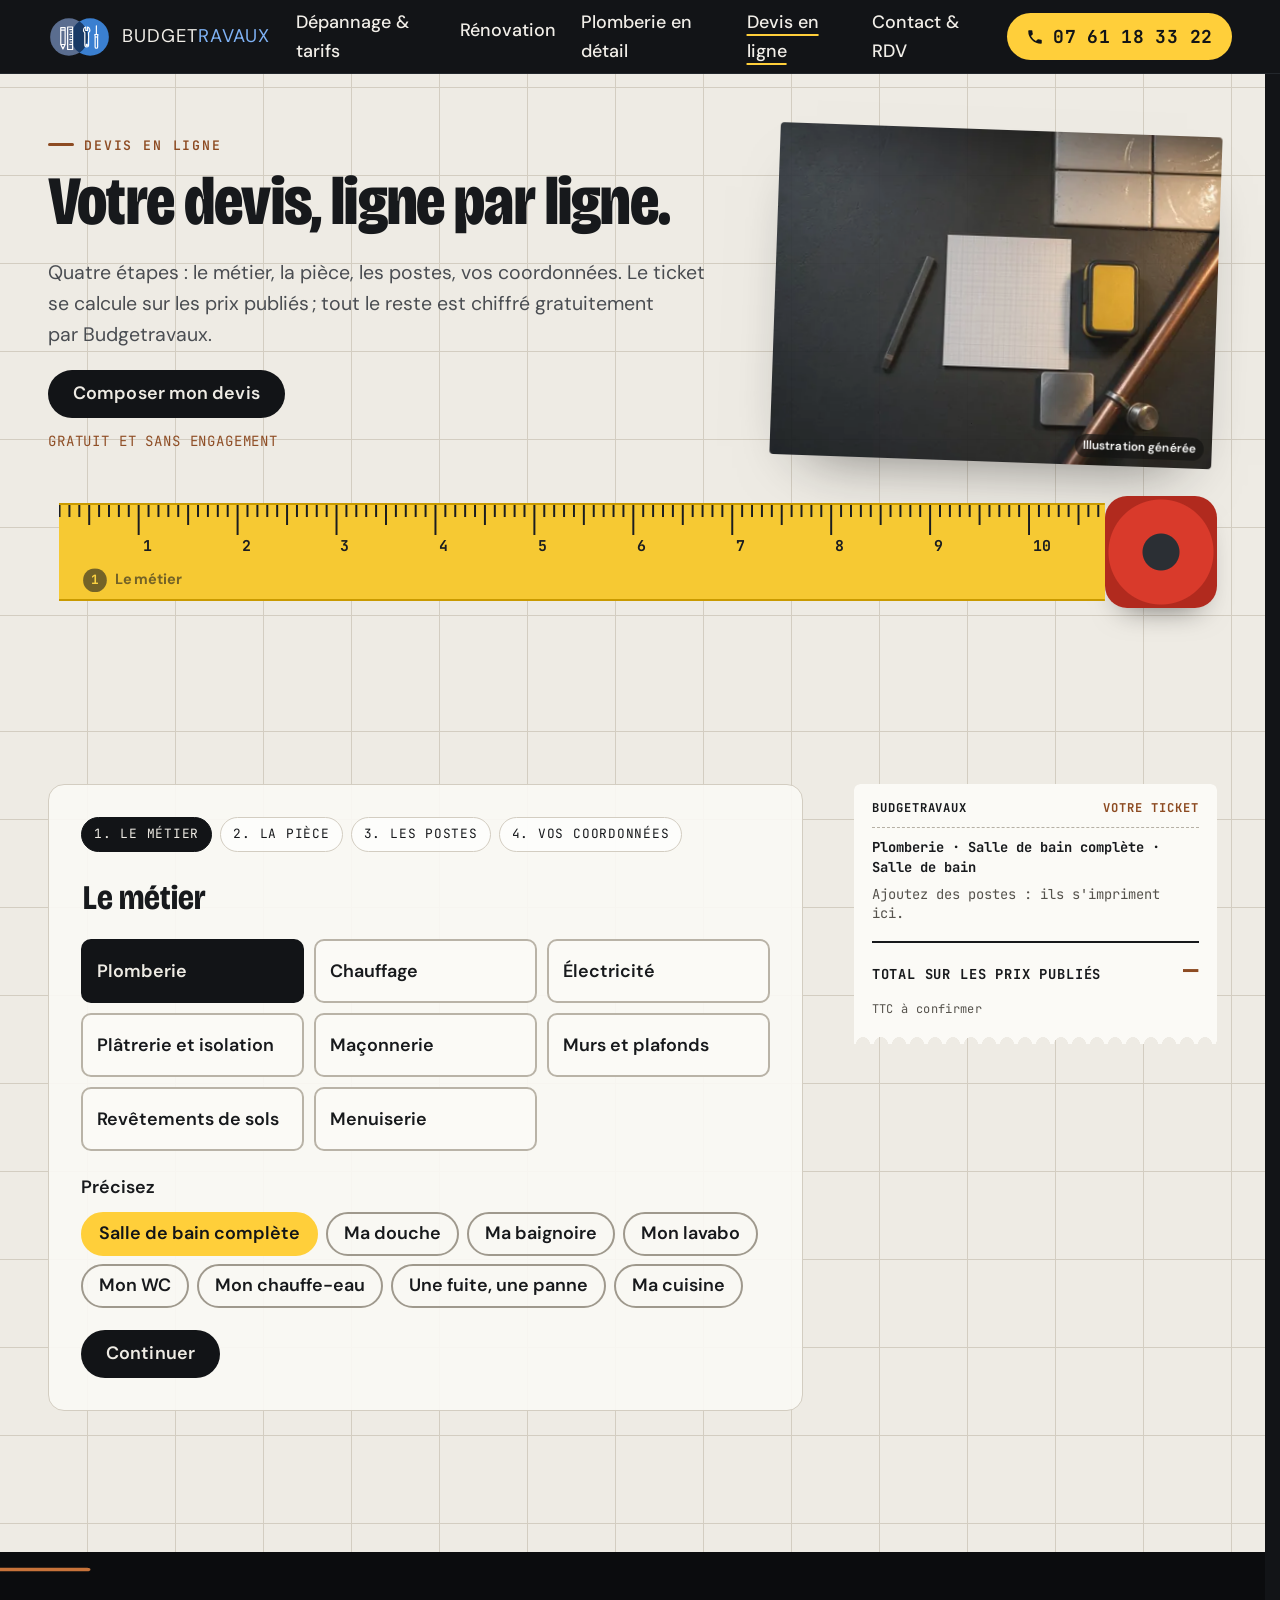
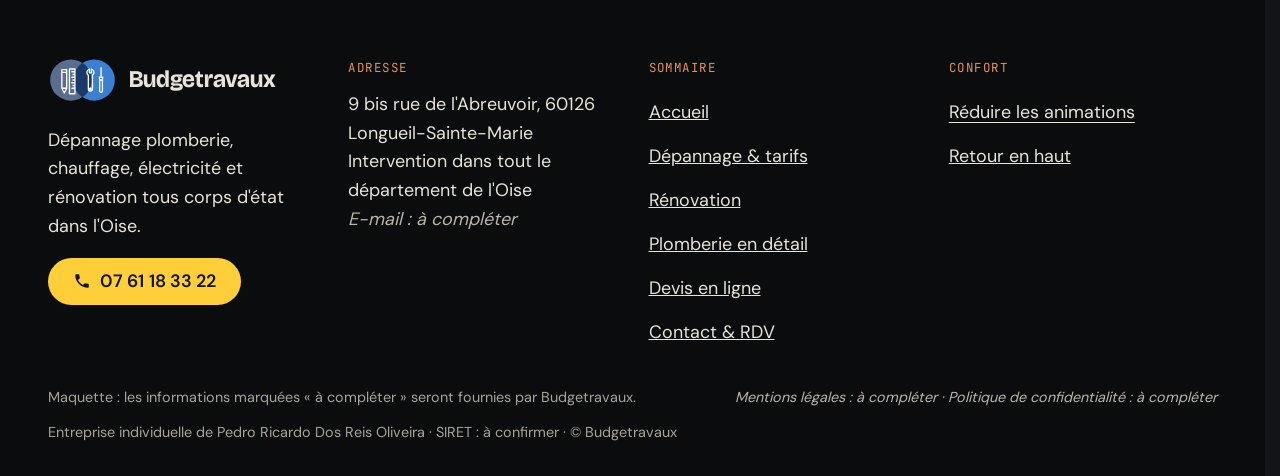
<file: devis-en-ligne.html>
<!doctype html>
<html lang="fr" data-v="2" data-curseur>
<head>
<meta charset="utf-8">
<meta name="viewport" content="width=device-width, initial-scale=1, viewport-fit=cover">
<title>Devis en ligne : Budgetravaux, Oise (60)</title>
<meta name="description" content="Composez votre demande de devis : métier, pièce, postes. Le total se calcule sur les prix publiés, le reste est chiffré gratuitement.">
<meta name="robots" content="noindex, nofollow">
<link rel="canonical" href="https://budgetravaux-maquette.vercel.app/devis-en-ligne">
<style>:root{--fond:#121417;--texte:#f1eee8;--voile-fond:#0b0c0e;--ouverture-fond:#0b0c0e;--menu-fond:#121417}:root { --entete-h: 72px; --barres-h: 0px; } html { background: var(--fond); color: var(--texte); scrollbar-gutter: stable; } body { margin: 0; background: var(--fond); } html.js:not(.calme):not(.secours):not([data-arrivee="retour"]) [data-anime] { opacity: 0; } html.js:not(.calme):not(.secours):not([data-arrivee="retour"]) [data-anime].vu { opacity: 1; } [data-voile] { position: fixed; inset: 0; z-index: 900; background: var(--voile-fond); transform: translateY(100%); visibility: hidden; pointer-events: none; } html[data-arrivee="voile"]:not(.voile-leve):not(.calme):not(.secours) [data-voile] { transform: none; visibility: visible; } html.calme [data-voile], html.secours [data-voile] { visibility: hidden !important; } .ouverture-panneau { position: fixed; inset: 0; z-index: 850; display: none; place-content: center; justify-items: center; background: var(--ouverture-fond, var(--voile-fond)); color: var(--fond); text-align: center; } html.js[data-arrivee="intro"]:not(.calme):not(.secours):not(.intro-finie) .ouverture-panneau { display: grid; } html.defilement-bloque, html.defilement-bloque body, html.js[data-arrivee="intro"]:not(.calme):not(.secours):not(.intro-finie), html.js[data-arrivee="intro"]:not(.calme):not(.secours):not(.intro-finie) body, html[data-arrivee="voile"]:not(.voile-leve):not(.calme):not(.secours), html[data-arrivee="voile"]:not(.voile-leve):not(.calme):not(.secours) body { overflow: hidden; } html.js[data-arrivee="intro"]:not(.calme):not(.secours):not(.intro-finie) { background-color: var(--ouverture-fond, var(--voile-fond)); } html[data-arrivee="voile"]:not(.voile-leve):not(.calme):not(.secours) { background-color: var(--voile-fond); }</style>
<script>(function () {
var d = document.documentElement, ss = null, ls = null;
try { ss = window.sessionStorage; ls = window.localStorage; } catch (e) {}
d.classList.add('js');
var calme = false;
try { calme = !!ls && ls.getItem('socle:calme') === 'oui'; } catch (e) {}
if (!calme && window.matchMedia && matchMedia('(prefers-reduced-motion: reduce)').matches) calme = true;
if (calme) d.classList.add('calme');
var nav = performance.getEntriesByType ? performance.getEntriesByType('navigation')[0] : null;
var type = nav ? nav.type : 'navigate';
var depart = null;
try { depart = JSON.parse(ss.getItem('socle:depart') || 'null'); ss.removeItem('socle:depart'); } catch (e) {}
if (depart && !(Date.now() - depart.t < 15000)) depart = null;
var retourSection = false;
try { retourSection = !!ss.getItem('socle:calme-retour'); } catch (e) {}
var mode = type === 'back_forward' || retourSection ? 'retour' : type === 'reload' ? 'intro' : depart ? 'voile' : 'intro';
d.setAttribute('data-arrivee', mode);
if (mode === 'voile' && depart.couleur) d.style.setProperty('--voile-fond', depart.couleur);
if (type === 'reload' && 'scrollRestoration' in history) {
if (!retourSection) history.scrollRestoration = 'manual';
}
try {
var choisie = ls && ls.getItem('socle:langue');
var langue = (d.lang || '').slice(0, 2);
if (choisie && choisie !== langue && type === 'navigate' && !depart) {
var alt = document.querySelector('link[rel="alternate"][hreflang="' + choisie + '"]');
if (alt) location.replace(new URL(alt.href).pathname + location.search + location.hash);
}
} catch (e) {}
setTimeout(function () { if (!d.classList.contains('demarre')) d.classList.add('secours'); }, 2000);
})();</script>
<link rel="preload" href="/assets/polices/bricolage.woff2" as="font" type="font/woff2" crossorigin>
<link rel="preload" href="/assets/polices/dm-sans.woff2" as="font" type="font/woff2" crossorigin>
<link rel="stylesheet" href="/assets/css/socle.css?v=2">
<link rel="stylesheet" href="/assets/css/site.css?v=2">
<link rel="modulepreload" href="/assets/js/site.js?v=2">
<link rel="modulepreload" href="/assets/js/socle/index.js?v=2">
<script src="/assets/vendor/gsap.min.js" defer></script>
<script src="/assets/vendor/ScrollTrigger.min.js" defer></script>
<script src="/assets/vendor/SplitText.min.js" defer></script>
<script type="module" src="/assets/js/site.js?v=2"></script>
<meta name="theme-color" content="#121417">
<link rel="icon" href="/assets/images/favicon.svg" type="image/svg+xml">
<link rel="apple-touch-icon" href="/assets/images/apple-touch-icon.png">
<meta property="og:type" content="website">
<meta property="og:site_name" content="Budgetravaux">
<meta property="og:locale" content="fr_FR">
<meta property="og:title" content="Devis en ligne : Budgetravaux, Oise (60)">
<meta property="og:description" content="Composez votre demande de devis : métier, pièce, postes. Le total se calcule sur les prix publiés, le reste est chiffré gratuitement.">
<meta property="og:url" content="https://budgetravaux-maquette.vercel.app/devis-en-ligne">
<meta property="og:image" content="https://budgetravaux-maquette.vercel.app/assets/partage/devis-fr.jpg">
<meta property="og:image:width" content="1200">
<meta property="og:image:height" content="630">
<meta property="og:image:alt" content="Devis en ligne Budgetravaux">
<meta name="twitter:card" content="summary_large_image">
<script type="application/ld+json">{"@context":"https://schema.org","@type":"Plumber","name":"Budgetravaux","url":"https://budgetravaux-maquette.vercel.app/","telephone":"+33761183322","founder":{"@type":"Person","name":"Pedro Ricardo Dos Reis Oliveira"},"address":{"@type":"PostalAddress","streetAddress":"9 bis rue de l'Abreuvoir","postalCode":"60126","addressLocality":"Longueil-Sainte-Marie","addressCountry":"FR"},"areaServed":{"@type":"AdministrativeArea","name":"Oise (60)"},"description":"Dépannage plomberie, chauffage et électricité, rénovation tous corps d'état dans l'Oise. Devis gratuit, déplacement inclus."}</script>
</head>
<body id="haut">
<div data-voile aria-hidden="true"><div class="voile-contenu"><img src="/assets/images/logo-clair.svg" alt="" width="88" height="56"><span data-voile-libelle>Devis en ligne</span></div></div>
<div class="ouverture-panneau" data-ouverture aria-hidden="true">
  <div class="ouverture-faisceau"></div>
  <img class="ouverture-logo" src="/assets/images/logo-clair.svg" alt="" width="113" height="72">
  <p class="ouverture-nom">Budgetravaux</p>
  <p class="ouverture-ligne">Dépannage et rénovation · Oise (60)</p>
</div>
<a class="evitement" href="#contenu">Aller au contenu</a>
<header data-entete>
  <div class="entete-rangee">
    <a class="entete-logo" href="/" data-libelle="Accueil">
      <img src="/assets/images/logo-clair.svg" alt="" width="63" height="40"><span><span class="logo-b">Budget</span><span class="logo-r">ravaux</span></span>
    </a>
    <nav data-nav aria-label="Navigation principale">
      <ul><li><a href="/depannage" data-libelle="Dépannage &amp; tarifs">Dépannage &amp; tarifs</a></li><li><a href="/renovation" data-libelle="Rénovation">Rénovation</a></li><li><a href="/plomberie" data-libelle="Plomberie en détail">Plomberie en détail</a></li><li><a href="/devis-en-ligne" data-libelle="Devis en ligne" aria-current="page">Devis en ligne</a></li><li><a href="/contact" data-libelle="Contact &amp; RDV">Contact &amp; RDV</a></li></ul>
    </nav>
    <div class="entete-actions">
      <a class="bouton bouton--appel" href="tel:+33761183322" aria-label="Appeler le 07 61 18 33 22"><svg class="icone" viewBox="0 0 24 24" width="18" height="18" aria-hidden="true"><path d="M6.6 10.8a15.1 15.1 0 0 0 6.6 6.6l2.2-2.2a1 1 0 0 1 1-.25 11.4 11.4 0 0 0 3.6.57 1 1 0 0 1 1 1V20a1 1 0 0 1-1 1A17 17 0 0 1 3 4a1 1 0 0 1 1-1h3.5a1 1 0 0 1 1 1c0 1.25.2 2.45.57 3.57a1 1 0 0 1-.25 1L6.6 10.8z" fill="currentColor"/></svg><span>07 61 18 33 22</span></a>
      <button type="button" data-menu-bouton aria-controls="menu" aria-expanded="false" data-libelle-ouvrir="Menu" data-libelle-fermer="Fermer"><span data-libelle-bouton>Menu</span></button>
    </div>
  </div>
</header>
<div id="menu" data-menu role="dialog" aria-modal="true" aria-label="Menu">
  <ul><li style="--i:0"><a href="/" class="menu-lien" data-libelle="Accueil">Accueil</a></li><li style="--i:1"><a href="/depannage" class="menu-lien" data-libelle="Dépannage &amp; tarifs">Dépannage &amp; tarifs</a></li><li style="--i:2"><a href="/renovation" class="menu-lien" data-libelle="Rénovation">Rénovation</a></li><li style="--i:3"><a href="/plomberie" class="menu-lien" data-libelle="Plomberie en détail">Plomberie en détail</a></li><li style="--i:4"><a href="/devis-en-ligne" class="menu-lien" data-libelle="Devis en ligne" aria-current="page">Devis en ligne</a></li><li style="--i:5"><a href="/contact" class="menu-lien" data-libelle="Contact &amp; RDV">Contact &amp; RDV</a></li></ul>
  <p class="menu-actions"><a class="bouton bouton--appel" href="tel:+33761183322"><svg class="icone" viewBox="0 0 24 24" width="18" height="18" aria-hidden="true"><path d="M6.6 10.8a15.1 15.1 0 0 0 6.6 6.6l2.2-2.2a1 1 0 0 1 1-.25 11.4 11.4 0 0 0 3.6.57 1 1 0 0 1 1 1V20a1 1 0 0 1-1 1A17 17 0 0 1 3 4a1 1 0 0 1 1-1h3.5a1 1 0 0 1 1 1c0 1.25.2 2.45.57 3.57a1 1 0 0 1-.25 1L6.6 10.8z" fill="currentColor"/></svg>Appeler le 07 61 18 33 22</a> <a href="/devis-en-ligne" class="bouton bouton--contour" data-libelle="Devis en ligne" aria-current="page">Devis en ligne</a></p>
  <p><button type="button" class="lien" data-calme-bascule data-libelle-reduire="Réduire les animations" data-libelle-retablir="Rétablir les animations" data-libelle-systeme="Animations réduites par le réglage de votre appareil"><span data-libelle-bouton>Réduire les animations</span></button></p>
</div>
<main id="contenu" tabindex="-1">
<section class="ov ov-metre clair" id="debut" data-tete="metre">
  <div class="conteneur ov-metre-grille">
    <div class="ov-texte">
      <p class="surtitre ov-anim" data-anime="gsap">Devis en ligne</p>
      <h1 class="ov-anim ov-titre" data-anime="gsap">Votre devis, ligne par ligne.</h1>
      <p class="ov-anim ov-intro" data-anime="gsap">Quatre étapes : le métier, la pièce, les postes, vos coordonnées. Le ticket se calcule sur les prix publiés ; tout le reste est chiffré gratuitement par Budgetravaux.</p>
      <p class="hero-actions ov-anim" data-anime="gsap"><a class="bouton bouton--sombre" href="#estimateur" data-action-principale data-survol="magnetique">Composer mon devis</a></p>
      <p class="hero-info ov-anim" data-info-cle data-anime="gsap">Gratuit et sans engagement</p>
    </div>
    <figure class="media ov-metre-photo ov-anim" data-grok data-anime="gsap" style="--cadrage:62% 50%">
  <picture>
    <img src="/assets/images/grok/devis-cadre-1040.webp" srcset="/assets/images/grok/devis-cadre-480.webp 480w, /assets/images/grok/devis-cadre-784.webp 784w, /assets/images/grok/devis-cadre-1040.webp 1040w" sizes="(max-width: 860px) 92vw, 36vw" alt="Crayon, mètre ruban fermé et feuille quadrillée sur un établi" width="1040" height="780" fetchpriority="high" loading="eager" decoding="async">
  </picture><figcaption class="mention-ia">Illustration générée</figcaption>
</figure>
  </div>
  <div class="ov-metre-ruban" data-effet="metre" role="img" aria-label="Les quatre étapes du devis">
    <div class="ov-metre-bande">
      <div class="ov-metre-reglet"><svg class="ov-metre-graduations" viewBox="0 0 2400 56" preserveAspectRatio="xMinYMin meet" aria-hidden="true"><path d="M0 0 v30"/><text x="4" y="46">0</text><path d="M10 0 v12"/><path d="M20 0 v12"/><path d="M30 0 v12"/><path d="M40 0 v12"/><path d="M50 0 v20"/><path d="M60 0 v12"/><path d="M70 0 v12"/><path d="M80 0 v12"/><path d="M90 0 v12"/><path d="M100 0 v30"/><text x="104" y="46">1</text><path d="M110 0 v12"/><path d="M120 0 v12"/><path d="M130 0 v12"/><path d="M140 0 v12"/><path d="M150 0 v20"/><path d="M160 0 v12"/><path d="M170 0 v12"/><path d="M180 0 v12"/><path d="M190 0 v12"/><path d="M200 0 v30"/><text x="204" y="46">2</text><path d="M210 0 v12"/><path d="M220 0 v12"/><path d="M230 0 v12"/><path d="M240 0 v12"/><path d="M250 0 v20"/><path d="M260 0 v12"/><path d="M270 0 v12"/><path d="M280 0 v12"/><path d="M290 0 v12"/><path d="M300 0 v30"/><text x="304" y="46">3</text><path d="M310 0 v12"/><path d="M320 0 v12"/><path d="M330 0 v12"/><path d="M340 0 v12"/><path d="M350 0 v20"/><path d="M360 0 v12"/><path d="M370 0 v12"/><path d="M380 0 v12"/><path d="M390 0 v12"/><path d="M400 0 v30"/><text x="404" y="46">4</text><path d="M410 0 v12"/><path d="M420 0 v12"/><path d="M430 0 v12"/><path d="M440 0 v12"/><path d="M450 0 v20"/><path d="M460 0 v12"/><path d="M470 0 v12"/><path d="M480 0 v12"/><path d="M490 0 v12"/><path d="M500 0 v30"/><text x="504" y="46">5</text><path d="M510 0 v12"/><path d="M520 0 v12"/><path d="M530 0 v12"/><path d="M540 0 v12"/><path d="M550 0 v20"/><path d="M560 0 v12"/><path d="M570 0 v12"/><path d="M580 0 v12"/><path d="M590 0 v12"/><path d="M600 0 v30"/><text x="604" y="46">6</text><path d="M610 0 v12"/><path d="M620 0 v12"/><path d="M630 0 v12"/><path d="M640 0 v12"/><path d="M650 0 v20"/><path d="M660 0 v12"/><path d="M670 0 v12"/><path d="M680 0 v12"/><path d="M690 0 v12"/><path d="M700 0 v30"/><text x="704" y="46">7</text><path d="M710 0 v12"/><path d="M720 0 v12"/><path d="M730 0 v12"/><path d="M740 0 v12"/><path d="M750 0 v20"/><path d="M760 0 v12"/><path d="M770 0 v12"/><path d="M780 0 v12"/><path d="M790 0 v12"/><path d="M800 0 v30"/><text x="804" y="46">8</text><path d="M810 0 v12"/><path d="M820 0 v12"/><path d="M830 0 v12"/><path d="M840 0 v12"/><path d="M850 0 v20"/><path d="M860 0 v12"/><path d="M870 0 v12"/><path d="M880 0 v12"/><path d="M890 0 v12"/><path d="M900 0 v30"/><text x="904" y="46">9</text><path d="M910 0 v12"/><path d="M920 0 v12"/><path d="M930 0 v12"/><path d="M940 0 v12"/><path d="M950 0 v20"/><path d="M960 0 v12"/><path d="M970 0 v12"/><path d="M980 0 v12"/><path d="M990 0 v12"/><path d="M1000 0 v30"/><text x="1004" y="46">10</text><path d="M1010 0 v12"/><path d="M1020 0 v12"/><path d="M1030 0 v12"/><path d="M1040 0 v12"/><path d="M1050 0 v20"/><path d="M1060 0 v12"/><path d="M1070 0 v12"/><path d="M1080 0 v12"/><path d="M1090 0 v12"/><path d="M1100 0 v30"/><text x="1104" y="46">11</text><path d="M1110 0 v12"/><path d="M1120 0 v12"/><path d="M1130 0 v12"/><path d="M1140 0 v12"/><path d="M1150 0 v20"/><path d="M1160 0 v12"/><path d="M1170 0 v12"/><path d="M1180 0 v12"/><path d="M1190 0 v12"/><path d="M1200 0 v30"/><text x="1204" y="46">12</text><path d="M1210 0 v12"/><path d="M1220 0 v12"/><path d="M1230 0 v12"/><path d="M1240 0 v12"/><path d="M1250 0 v20"/><path d="M1260 0 v12"/><path d="M1270 0 v12"/><path d="M1280 0 v12"/><path d="M1290 0 v12"/><path d="M1300 0 v30"/><text x="1304" y="46">13</text><path d="M1310 0 v12"/><path d="M1320 0 v12"/><path d="M1330 0 v12"/><path d="M1340 0 v12"/><path d="M1350 0 v20"/><path d="M1360 0 v12"/><path d="M1370 0 v12"/><path d="M1380 0 v12"/><path d="M1390 0 v12"/><path d="M1400 0 v30"/><text x="1404" y="46">14</text><path d="M1410 0 v12"/><path d="M1420 0 v12"/><path d="M1430 0 v12"/><path d="M1440 0 v12"/><path d="M1450 0 v20"/><path d="M1460 0 v12"/><path d="M1470 0 v12"/><path d="M1480 0 v12"/><path d="M1490 0 v12"/><path d="M1500 0 v30"/><text x="1504" y="46">15</text><path d="M1510 0 v12"/><path d="M1520 0 v12"/><path d="M1530 0 v12"/><path d="M1540 0 v12"/><path d="M1550 0 v20"/><path d="M1560 0 v12"/><path d="M1570 0 v12"/><path d="M1580 0 v12"/><path d="M1590 0 v12"/><path d="M1600 0 v30"/><text x="1604" y="46">16</text><path d="M1610 0 v12"/><path d="M1620 0 v12"/><path d="M1630 0 v12"/><path d="M1640 0 v12"/><path d="M1650 0 v20"/><path d="M1660 0 v12"/><path d="M1670 0 v12"/><path d="M1680 0 v12"/><path d="M1690 0 v12"/><path d="M1700 0 v30"/><text x="1704" y="46">17</text><path d="M1710 0 v12"/><path d="M1720 0 v12"/><path d="M1730 0 v12"/><path d="M1740 0 v12"/><path d="M1750 0 v20"/><path d="M1760 0 v12"/><path d="M1770 0 v12"/><path d="M1780 0 v12"/><path d="M1790 0 v12"/><path d="M1800 0 v30"/><text x="1804" y="46">18</text><path d="M1810 0 v12"/><path d="M1820 0 v12"/><path d="M1830 0 v12"/><path d="M1840 0 v12"/><path d="M1850 0 v20"/><path d="M1860 0 v12"/><path d="M1870 0 v12"/><path d="M1880 0 v12"/><path d="M1890 0 v12"/><path d="M1900 0 v30"/><text x="1904" y="46">19</text><path d="M1910 0 v12"/><path d="M1920 0 v12"/><path d="M1930 0 v12"/><path d="M1940 0 v12"/><path d="M1950 0 v20"/><path d="M1960 0 v12"/><path d="M1970 0 v12"/><path d="M1980 0 v12"/><path d="M1990 0 v12"/><path d="M2000 0 v30"/><text x="2004" y="46">20</text><path d="M2010 0 v12"/><path d="M2020 0 v12"/><path d="M2030 0 v12"/><path d="M2040 0 v12"/><path d="M2050 0 v20"/><path d="M2060 0 v12"/><path d="M2070 0 v12"/><path d="M2080 0 v12"/><path d="M2090 0 v12"/><path d="M2100 0 v30"/><text x="2104" y="46">21</text><path d="M2110 0 v12"/><path d="M2120 0 v12"/><path d="M2130 0 v12"/><path d="M2140 0 v12"/><path d="M2150 0 v20"/><path d="M2160 0 v12"/><path d="M2170 0 v12"/><path d="M2180 0 v12"/><path d="M2190 0 v12"/><path d="M2200 0 v30"/><text x="2204" y="46">22</text><path d="M2210 0 v12"/><path d="M2220 0 v12"/><path d="M2230 0 v12"/><path d="M2240 0 v12"/><path d="M2250 0 v20"/><path d="M2260 0 v12"/><path d="M2270 0 v12"/><path d="M2280 0 v12"/><path d="M2290 0 v12"/><path d="M2300 0 v30"/><text x="2304" y="46">23</text><path d="M2310 0 v12"/><path d="M2320 0 v12"/><path d="M2330 0 v12"/><path d="M2340 0 v12"/><path d="M2350 0 v20"/><path d="M2360 0 v12"/><path d="M2370 0 v12"/><path d="M2380 0 v12"/><path d="M2390 0 v12"/><path d="M2400 0 v30"/><text x="2404" y="46">24</text></svg></div>
      <ol class="ov-metre-etapes" role="list"><li data-anime="gsap"><span>1</span>Le métier</li><li data-anime="gsap"><span>2</span>La pièce</li><li data-anime="gsap"><span>3</span>Les postes</li><li data-anime="gsap"><span>4</span>Vos coordonnées</li></ol>
    </div>
    <span class="ov-metre-boitier" aria-hidden="true"></span>
  </div>
</section>
<section class="estimateur bloc clair" id="estimateur">
  <div class="conteneur devis-grille">
    <form class="devis-form" data-formulaire data-etapes data-effet="estimateur" action="#" novalidate>
      <ol class="etapes-tete" role="list"><li data-indicateur="0" aria-current="step">1. Le métier</li><li data-indicateur="1">2. La pièce</li><li data-indicateur="2">3. Les postes</li><li data-indicateur="3">4. Vos coordonnées</li></ol>
      <p class="visuellement-cache" aria-live="polite" data-annonce-etape data-modele="Étape {n} sur 4"></p>
      <div class="form-hauteur">
        <fieldset class="etape-form courante" data-etape="0">
          <legend>Le métier</legend>
          <div class="cartes-choix"><label class="carte-choix"><input type="radio" name="metier" value="plomberie" checked><span>Plomberie</span></label><label class="carte-choix"><input type="radio" name="metier" value="chauffage"><span>Chauffage</span></label><label class="carte-choix"><input type="radio" name="metier" value="electricite"><span>Électricité</span></label><label class="carte-choix"><input type="radio" name="metier" value="platrerie"><span>Plâtrerie et isolation</span></label><label class="carte-choix"><input type="radio" name="metier" value="maconnerie"><span>Maçonnerie</span></label><label class="carte-choix"><input type="radio" name="metier" value="murs"><span>Murs et plafonds</span></label><label class="carte-choix"><input type="radio" name="metier" value="sols"><span>Revêtements de sols</span></label><label class="carte-choix"><input type="radio" name="metier" value="menuiserie"><span>Menuiserie</span></label></div>
          <p class="sous-titre-choix">Précisez</p>
          <div class="choix-precision" data-sous-de="plomberie"><label class="puce"><input type="radio" name="precision-plomberie" value="Salle de bain complète" checked><span>Salle de bain complète</span></label><label class="puce"><input type="radio" name="precision-plomberie" value="Ma douche"><span>Ma douche</span></label><label class="puce"><input type="radio" name="precision-plomberie" value="Ma baignoire"><span>Ma baignoire</span></label><label class="puce"><input type="radio" name="precision-plomberie" value="Mon lavabo"><span>Mon lavabo</span></label><label class="puce"><input type="radio" name="precision-plomberie" value="Mon WC"><span>Mon WC</span></label><label class="puce"><input type="radio" name="precision-plomberie" value="Mon chauffe-eau"><span>Mon chauffe-eau</span></label><label class="puce"><input type="radio" name="precision-plomberie" value="Une fuite, une panne"><span>Une fuite, une panne</span></label><label class="puce"><input type="radio" name="precision-plomberie" value="Ma cuisine"><span>Ma cuisine</span></label></div><div class="choix-precision" data-sous-de="chauffage" hidden><label class="puce"><input type="radio" name="precision-chauffage" value="Chauffe-eau ou chaudière en panne" checked><span>Chauffe-eau ou chaudière en panne</span></label><label class="puce"><input type="radio" name="precision-chauffage" value="Radiateurs"><span>Radiateurs</span></label></div><div class="choix-precision" data-sous-de="electricite" hidden><label class="puce"><input type="radio" name="precision-electricite" value="Tableau électrique" checked><span>Tableau électrique</span></label><label class="puce"><input type="radio" name="precision-electricite" value="Prises et interrupteurs"><span>Prises et interrupteurs</span></label><label class="puce"><input type="radio" name="precision-electricite" value="Points lumineux"><span>Points lumineux</span></label><label class="puce"><input type="radio" name="precision-electricite" value="Mise en conformité"><span>Mise en conformité</span></label></div><div class="choix-precision" data-sous-de="platrerie" hidden><label class="puce"><input type="radio" name="precision-platrerie" value="Cloison" checked><span>Cloison</span></label><label class="puce"><input type="radio" name="precision-platrerie" value="Doublage et isolation"><span>Doublage et isolation</span></label><label class="puce"><input type="radio" name="precision-platrerie" value="Faux plafond"><span>Faux plafond</span></label></div><div class="choix-precision" data-sous-de="maconnerie" hidden><label class="puce"><input type="radio" name="precision-maconnerie" value="Travaux de maçonnerie" checked><span>Travaux de maçonnerie</span></label></div><div class="choix-precision" data-sous-de="murs" hidden><label class="puce"><input type="radio" name="precision-murs" value="Peinture" checked><span>Peinture</span></label><label class="puce"><input type="radio" name="precision-murs" value="Papier peint ou toile de verre"><span>Papier peint ou toile de verre</span></label><label class="puce"><input type="radio" name="precision-murs" value="Faïence"><span>Faïence</span></label></div><div class="choix-precision" data-sous-de="sols" hidden><label class="puce"><input type="radio" name="precision-sols" value="Carrelage" checked><span>Carrelage</span></label><label class="puce"><input type="radio" name="precision-sols" value="Lino antidérapant"><span>Lino antidérapant</span></label><label class="puce"><input type="radio" name="precision-sols" value="Autre revêtement"><span>Autre revêtement</span></label></div><div class="choix-precision" data-sous-de="menuiserie" hidden><label class="puce"><input type="radio" name="precision-menuiserie" value="Portes" checked><span>Portes</span></label><label class="puce"><input type="radio" name="precision-menuiserie" value="Fenêtres et portes-fenêtres"><span>Fenêtres et portes-fenêtres</span></label><label class="puce"><input type="radio" name="precision-menuiserie" value="Fenêtre de toit"><span>Fenêtre de toit</span></label><label class="puce"><input type="radio" name="precision-menuiserie" value="Escalier"><span>Escalier</span></label><label class="puce"><input type="radio" name="precision-menuiserie" value="Plancher"><span>Plancher</span></label></div>
        </fieldset>
        <fieldset class="etape-form" data-etape="1">
          <legend>La pièce</legend>
          <div class="cartes-choix cartes-choix--petites"><label class="carte-choix"><input type="radio" name="piece" value="Entrée"><span>Entrée</span></label><label class="carte-choix"><input type="radio" name="piece" value="Couloir"><span>Couloir</span></label><label class="carte-choix"><input type="radio" name="piece" value="Séjour"><span>Séjour</span></label><label class="carte-choix"><input type="radio" name="piece" value="Salle à manger"><span>Salle à manger</span></label><label class="carte-choix"><input type="radio" name="piece" value="Chambre"><span>Chambre</span></label><label class="carte-choix"><input type="radio" name="piece" value="Cuisine"><span>Cuisine</span></label><label class="carte-choix"><input type="radio" name="piece" value="Salle de bain" checked><span>Salle de bain</span></label><label class="carte-choix"><input type="radio" name="piece" value="WC"><span>WC</span></label><label class="carte-choix"><input type="radio" name="piece" value="Buanderie"><span>Buanderie</span></label><label class="carte-choix"><input type="radio" name="piece" value="Terrasse"><span>Terrasse</span></label><label class="carte-choix"><input type="radio" name="piece" value="Mezzanine"><span>Mezzanine</span></label><label class="carte-choix"><input type="radio" name="piece" value="Combles"><span>Combles</span></label><label class="carte-choix"><input type="radio" name="piece" value="Sous-sol"><span>Sous-sol</span></label><label class="carte-choix"><input type="radio" name="piece" value="Garage"><span>Garage</span></label><label class="carte-choix"><input type="radio" name="piece" value="Autre"><span>Autre</span></label></div>
        </fieldset>
        <fieldset class="etape-form" data-etape="2">
          <legend>Les postes</legend>
          <ul class="postes" role="list"><li class="poste" data-poste="fuite" data-metier="plomberie" data-prix="149" data-unite="forfait">
            <span class="poste-texte"><span class="poste-titre">Recherche de fuite (déplacement + 1 h)</span> <span class="poste-prix">149 €</span></span>
            <span></span>
            <button type="button" class="poste-bouton" aria-pressed="false" data-ajouter="Ajouter" data-retirer="Retirer">Ajouter</button>
          </li><li class="poste" data-poste="thermique" data-metier="plomberie" data-prix="299" data-unite="forfait">
            <span class="poste-texte"><span class="poste-titre">Recherche de fuite à la caméra thermique</span> <span class="poste-prix">299 €</span></span>
            <span></span>
            <button type="button" class="poste-bouton" aria-pressed="false" data-ajouter="Ajouter" data-retirer="Retirer">Ajouter</button>
          </li><li class="poste" data-poste="soir" data-metier="plomberie" data-prix="199" data-unite="forfait">
            <span class="poste-texte"><span class="poste-titre">Fuite le soir, le week-end ou un jour férié</span> <span class="poste-prix">199 €</span></span>
            <span></span>
            <button type="button" class="poste-bouton" aria-pressed="false" data-ajouter="Ajouter" data-retirer="Retirer">Ajouter</button>
          </li><li class="poste" data-poste="degorgement" data-metier="plomberie" data-prix="149" data-unite="forfait">
            <span class="poste-texte"><span class="poste-titre">Dégorgement avec pompe</span> <span class="poste-prix">149 €</span></span>
            <span></span>
            <button type="button" class="poste-bouton" aria-pressed="false" data-ajouter="Ajouter" data-retirer="Retirer">Ajouter</button>
          </li><li class="poste" data-poste="pvc" data-metier="plomberie" data-prix="230" data-unite="forfait">
            <span class="poste-texte"><span class="poste-titre">Modification PVC (2 m, jusqu&#39;à Ø 50)</span> <span class="poste-prix">230 €</span></span>
            <span></span>
            <button type="button" class="poste-bouton" aria-pressed="false" data-ajouter="Ajouter" data-retirer="Retirer">Ajouter</button>
          </li><li class="poste" data-poste="cuivre" data-metier="plomberie" data-prix="250" data-unite="forfait">
            <span class="poste-texte"><span class="poste-titre">Modification cuivre (2 m, jusqu&#39;à Ø 22)</span> <span class="poste-prix">250 €</span></span>
            <span></span>
            <button type="button" class="poste-bouton" aria-pressed="false" data-ajouter="Ajouter" data-retirer="Retirer">Ajouter</button>
          </li><li class="poste" data-poste="ballon" data-metier="chauffage" data-prix="149" data-unite="forfait">
            <span class="poste-texte"><span class="poste-titre">Recherche de panne ballon ou chaudière</span> <span class="poste-prix">149 €</span></span>
            <span></span>
            <button type="button" class="poste-bouton" aria-pressed="false" data-ajouter="Ajouter" data-retirer="Retirer">Ajouter</button>
          </li><li class="poste" data-poste="main-oeuvre" data-metier="tous" data-prix="70" data-unite="heure">
            <span class="poste-texte"><span class="poste-titre">Heure de main-d&#39;œuvre supplémentaire</span> <span class="poste-prix">70 € / h</span></span>
            <label class="visuellement-cache" for="qte-main-oeuvre">Quantité : Heure de main-d&#39;œuvre supplémentaire</label><input id="qte-main-oeuvre" type="number" min="1" max="999" step="1" value="1" inputmode="numeric">
            <button type="button" class="poste-bouton" aria-pressed="false" data-ajouter="Ajouter" data-retirer="Retirer">Ajouter</button>
          </li><li class="poste" data-poste="carrelage" data-metier="sols" data-prix="30" data-unite="m²">
            <span class="poste-texte"><span class="poste-titre">Pose de carrelage 30 × 30 à 40 cm</span> <span class="poste-prix">à partir de 30 € / m²</span></span>
            <label class="visuellement-cache" for="qte-carrelage">Quantité : Pose de carrelage 30 × 30 à 40 cm</label><input id="qte-carrelage" type="number" min="1" max="999" step="1" value="10" inputmode="numeric">
            <button type="button" class="poste-bouton" aria-pressed="false" data-ajouter="Ajouter" data-retirer="Retirer">Ajouter</button>
          </li><li class="poste" data-poste="lino" data-metier="sols" data-prix="30" data-unite="m²">
            <span class="poste-texte"><span class="poste-titre">Lino antidérapant</span> <span class="poste-prix">à partir de 30 € / m²</span></span>
            <label class="visuellement-cache" for="qte-lino">Quantité : Lino antidérapant</label><input id="qte-lino" type="number" min="1" max="999" step="1" value="10" inputmode="numeric">
            <button type="button" class="poste-bouton" aria-pressed="false" data-ajouter="Ajouter" data-retirer="Retirer">Ajouter</button>
          </li><li class="poste" data-poste="sdb" data-metier="plomberie" data-prix="" data-unite="projet">
            <span class="poste-texte"><span class="poste-titre">Salle de bain clé en main</span> <span class="poste-prix">sur devis</span></span>
            <span></span>
            <button type="button" class="poste-bouton" aria-pressed="false" data-ajouter="Ajouter" data-retirer="Retirer">Ajouter</button>
          </li><li class="poste" data-poste="douche" data-metier="plomberie" data-prix="" data-unite="u">
            <span class="poste-texte"><span class="poste-titre">Douche classique ou à l&#39;italienne</span> <span class="poste-prix">sur devis</span></span>
            <label class="visuellement-cache" for="qte-douche">Quantité : Douche classique ou à l&#39;italienne</label><input id="qte-douche" type="number" min="1" max="999" step="1" value="1" inputmode="numeric">
            <button type="button" class="poste-bouton" aria-pressed="false" data-ajouter="Ajouter" data-retirer="Retirer">Ajouter</button>
          </li><li class="poste" data-poste="wc" data-metier="plomberie" data-prix="" data-unite="u">
            <span class="poste-texte"><span class="poste-titre">WC classique, suspendu ou sanibroyeur</span> <span class="poste-prix">sur devis</span></span>
            <label class="visuellement-cache" for="qte-wc">Quantité : WC classique, suspendu ou sanibroyeur</label><input id="qte-wc" type="number" min="1" max="999" step="1" value="1" inputmode="numeric">
            <button type="button" class="poste-bouton" aria-pressed="false" data-ajouter="Ajouter" data-retirer="Retirer">Ajouter</button>
          </li><li class="poste" data-poste="chauffe-eau" data-metier="plomberie" data-prix="" data-unite="u">
            <span class="poste-texte"><span class="poste-titre">Chauffe-eau électrique 75 à 150 l</span> <span class="poste-prix">sur devis</span></span>
            <label class="visuellement-cache" for="qte-chauffe-eau">Quantité : Chauffe-eau électrique 75 à 150 l</label><input id="qte-chauffe-eau" type="number" min="1" max="999" step="1" value="1" inputmode="numeric">
            <button type="button" class="poste-bouton" aria-pressed="false" data-ajouter="Ajouter" data-retirer="Retirer">Ajouter</button>
          </li><li class="poste" data-poste="tableau" data-metier="electricite" data-prix="" data-unite="u">
            <span class="poste-texte"><span class="poste-titre">Tableau électrique</span> <span class="poste-prix">sur devis</span></span>
            <label class="visuellement-cache" for="qte-tableau">Quantité : Tableau électrique</label><input id="qte-tableau" type="number" min="1" max="999" step="1" value="1" inputmode="numeric">
            <button type="button" class="poste-bouton" aria-pressed="false" data-ajouter="Ajouter" data-retirer="Retirer">Ajouter</button>
          </li><li class="poste" data-poste="prise" data-metier="electricite" data-prix="" data-unite="u">
            <span class="poste-texte"><span class="poste-titre">Prise 16 A, 20 A ou 32 A</span> <span class="poste-prix">sur devis</span></span>
            <label class="visuellement-cache" for="qte-prise">Quantité : Prise 16 A, 20 A ou 32 A</label><input id="qte-prise" type="number" min="1" max="999" step="1" value="1" inputmode="numeric">
            <button type="button" class="poste-bouton" aria-pressed="false" data-ajouter="Ajouter" data-retirer="Retirer">Ajouter</button>
          </li><li class="poste" data-poste="point" data-metier="electricite" data-prix="" data-unite="u">
            <span class="poste-texte"><span class="poste-titre">Point lumineux</span> <span class="poste-prix">sur devis</span></span>
            <label class="visuellement-cache" for="qte-point">Quantité : Point lumineux</label><input id="qte-point" type="number" min="1" max="999" step="1" value="1" inputmode="numeric">
            <button type="button" class="poste-bouton" aria-pressed="false" data-ajouter="Ajouter" data-retirer="Retirer">Ajouter</button>
          </li><li class="poste" data-poste="cloison" data-metier="platrerie" data-prix="" data-unite="m²">
            <span class="poste-texte"><span class="poste-titre">Cloison BA 13 ou carreaux de plâtre</span> <span class="poste-prix">sur devis</span></span>
            <label class="visuellement-cache" for="qte-cloison">Quantité : Cloison BA 13 ou carreaux de plâtre</label><input id="qte-cloison" type="number" min="1" max="999" step="1" value="10" inputmode="numeric">
            <button type="button" class="poste-bouton" aria-pressed="false" data-ajouter="Ajouter" data-retirer="Retirer">Ajouter</button>
          </li><li class="poste" data-poste="doublage" data-metier="platrerie" data-prix="" data-unite="m²">
            <span class="poste-texte"><span class="poste-titre">Doublage avec isolant</span> <span class="poste-prix">sur devis</span></span>
            <label class="visuellement-cache" for="qte-doublage">Quantité : Doublage avec isolant</label><input id="qte-doublage" type="number" min="1" max="999" step="1" value="10" inputmode="numeric">
            <button type="button" class="poste-bouton" aria-pressed="false" data-ajouter="Ajouter" data-retirer="Retirer">Ajouter</button>
          </li><li class="poste" data-poste="plafond" data-metier="platrerie" data-prix="" data-unite="m²">
            <span class="poste-texte"><span class="poste-titre">Faux plafond</span> <span class="poste-prix">sur devis</span></span>
            <label class="visuellement-cache" for="qte-plafond">Quantité : Faux plafond</label><input id="qte-plafond" type="number" min="1" max="999" step="1" value="10" inputmode="numeric">
            <button type="button" class="poste-bouton" aria-pressed="false" data-ajouter="Ajouter" data-retirer="Retirer">Ajouter</button>
          </li><li class="poste" data-poste="maconnerie" data-metier="maconnerie" data-prix="" data-unite="projet">
            <span class="poste-texte"><span class="poste-titre">Travaux de maçonnerie</span> <span class="poste-prix">sur devis</span></span>
            <span></span>
            <button type="button" class="poste-bouton" aria-pressed="false" data-ajouter="Ajouter" data-retirer="Retirer">Ajouter</button>
          </li><li class="poste" data-poste="peinture" data-metier="murs" data-prix="" data-unite="m²">
            <span class="poste-texte"><span class="poste-titre">Peinture murs et plafonds</span> <span class="poste-prix">sur devis</span></span>
            <label class="visuellement-cache" for="qte-peinture">Quantité : Peinture murs et plafonds</label><input id="qte-peinture" type="number" min="1" max="999" step="1" value="10" inputmode="numeric">
            <button type="button" class="poste-bouton" aria-pressed="false" data-ajouter="Ajouter" data-retirer="Retirer">Ajouter</button>
          </li><li class="poste" data-poste="faience" data-metier="murs" data-prix="" data-unite="m²">
            <span class="poste-texte"><span class="poste-titre">Faïence</span> <span class="poste-prix">sur devis</span></span>
            <label class="visuellement-cache" for="qte-faience">Quantité : Faïence</label><input id="qte-faience" type="number" min="1" max="999" step="1" value="10" inputmode="numeric">
            <button type="button" class="poste-bouton" aria-pressed="false" data-ajouter="Ajouter" data-retirer="Retirer">Ajouter</button>
          </li><li class="poste" data-poste="porte" data-metier="menuiserie" data-prix="" data-unite="u">
            <span class="poste-texte"><span class="poste-titre">Porte intérieure ou blindée</span> <span class="poste-prix">sur devis</span></span>
            <label class="visuellement-cache" for="qte-porte">Quantité : Porte intérieure ou blindée</label><input id="qte-porte" type="number" min="1" max="999" step="1" value="1" inputmode="numeric">
            <button type="button" class="poste-bouton" aria-pressed="false" data-ajouter="Ajouter" data-retirer="Retirer">Ajouter</button>
          </li><li class="poste" data-poste="fenetre" data-metier="menuiserie" data-prix="" data-unite="u">
            <span class="poste-texte"><span class="poste-titre">Fenêtre ou porte-fenêtre</span> <span class="poste-prix">sur devis</span></span>
            <label class="visuellement-cache" for="qte-fenetre">Quantité : Fenêtre ou porte-fenêtre</label><input id="qte-fenetre" type="number" min="1" max="999" step="1" value="1" inputmode="numeric">
            <button type="button" class="poste-bouton" aria-pressed="false" data-ajouter="Ajouter" data-retirer="Retirer">Ajouter</button>
          </li></ul>
        </fieldset>
        <fieldset class="etape-form" data-etape="3">
          <legend>Vos coordonnées</legend>
          <div class="champs-2">
            <div class="champ"><label for="d-nom">Nom</label><input id="d-nom" name="nom" autocomplete="family-name" required></div>
            <div class="champ"><label for="d-prenom">Prénom</label><input id="d-prenom" name="prenom" autocomplete="given-name" required></div>
            <div class="champ"><label for="d-email">E-mail</label><input id="d-email" name="email" type="email" autocomplete="email" required></div>
            <div class="champ"><label for="d-tel">Téléphone</label><input id="d-tel" name="tel" type="tel" autocomplete="tel" required></div>
            <div class="champ"><label for="d-ville">Ville d&#39;intervention</label><input id="d-ville" name="ville" autocomplete="address-level2" list="communes-oise"></div>
            <div class="champ"><label for="d-jour">Jour souhaité</label><input id="d-jour" name="jour" type="date"></div>
          </div>
          <datalist id="communes-oise"><option value="Beauvais"><option value="Compiègne"><option value="Creil"><option value="Nogent-sur-Oise"><option value="Senlis"><option value="Chantilly"><option value="Noyon"><option value="Pont-Sainte-Maxence"><option value="Méru"><option value="Crépy-en-Valois"><option value="Chambly"><option value="Clermont"></datalist>
          <div class="champ"><label for="d-message">Précisions</label><textarea id="d-message" name="message" rows="4"></textarea></div>
          <p class="mention-donnees">Vos coordonnées servent seulement à établir votre devis. Politique de confidentialité : à compléter.</p>
          <p data-message-envoi hidden tabindex="-1" data-texte="Demande simulée : rien n&#39;a été envoyé. Sur le site final, elle partira vers Budgetravaux."></p>
        </fieldset>
      </div>
      <div class="etapes-actions">
        <button type="button" class="bouton bouton--contour" data-etape-precedente hidden>Retour</button>
        <button type="button" class="bouton bouton--sombre" data-etape-suivante>Continuer</button>
        <button type="submit" class="bouton bouton--sombre" data-etape-envoi hidden>Envoyer ma demande</button>
      </div>
    </form>
    <aside class="devis-ticket" aria-label="Votre ticket" data-visuel>
      <div class="ticket ticket--devis" data-ticket-dynamique data-sur-devis="sur devis" data-unite-forfait="forfait" data-unite-projet="projet">
        <div class="ticket-tete"><span class="ticket-marque">Budgetravaux</span><span class="ticket-num">Votre ticket</span></div>
        <p class="ticket-titre" data-ticket-contexte></p>
        <ul class="ticket-lignes" role="list" aria-live="polite" data-vide="Ajoutez des postes : ils s&#39;impriment ici."></ul>
        <p class="ticket-total"><span>Total sur les prix publiés</span><span class="ticket-prix" data-prix><span data-total data-vide="—">—</span></span></p>
        <p class="ticket-reste" data-reste-modele="Postes chiffrés gratuitement sur devis"></p>
        <p class="ticket-pied">TTC à confirmer</p>
      </div>
    </aside>
  </div>
</section>
</main>
<footer class="pied" id="pied">
  <svg class="pied-reseau" viewBox="0 0 1200 120" preserveAspectRatio="none" aria-hidden="true" data-fx="trace">
    <path d="M-10 30 H560 q30 0 30 30 v20 q0 22 22 22 h36 q22 0 22-22 V60 q0-30 30-30 H1210" fill="none" stroke="var(--cuivre)" stroke-width="6" stroke-linecap="round"/>
    <path d="M-10 52 H520 q22 0 22 22 v6" fill="none" stroke="var(--eau)" stroke-width="4" stroke-linecap="round"/>
  </svg>
  <div class="conteneur pied-grille">
    <div class="pied-marque">
      <p class="pied-logo"><img src="/assets/images/logo-clair.svg" alt="" width="69" height="44"><strong>Budgetravaux</strong></p>
      <p>Dépannage plomberie, chauffage, électricité et rénovation tous corps d&#39;état dans l&#39;Oise.</p>
      <p><a class="bouton bouton--appel" href="tel:+33761183322"><svg class="icone" viewBox="0 0 24 24" width="18" height="18" aria-hidden="true"><path d="M6.6 10.8a15.1 15.1 0 0 0 6.6 6.6l2.2-2.2a1 1 0 0 1 1-.25 11.4 11.4 0 0 0 3.6.57 1 1 0 0 1 1 1V20a1 1 0 0 1-1 1A17 17 0 0 1 3 4a1 1 0 0 1 1-1h3.5a1 1 0 0 1 1 1c0 1.25.2 2.45.57 3.57a1 1 0 0 1-.25 1L6.6 10.8z" fill="currentColor"/></svg>07 61 18 33 22</a></p>
    </div>
    <div>
      <p class="pied-titre">Adresse</p>
      <p>9 bis rue de l&#39;Abreuvoir, 60126 Longueil-Sainte-Marie<br>Intervention dans tout le département de l&#39;Oise<br><span class="a-completer">E-mail : à compléter</span></p>
    </div>
    <nav aria-label="Sommaire">
      <p class="pied-titre">Sommaire</p>
      <ul><li><a href="/" data-libelle="Accueil">Accueil</a></li><li><a href="/depannage" data-libelle="Dépannage &amp; tarifs">Dépannage &amp; tarifs</a></li><li><a href="/renovation" data-libelle="Rénovation">Rénovation</a></li><li><a href="/plomberie" data-libelle="Plomberie en détail">Plomberie en détail</a></li><li><a href="/devis-en-ligne" data-libelle="Devis en ligne" aria-current="page">Devis en ligne</a></li><li><a href="/contact" data-libelle="Contact &amp; RDV">Contact &amp; RDV</a></li></ul>
    </nav>
    <div>
      <p class="pied-titre">Confort</p>
      <ul>
        <li><button type="button" class="lien" data-calme-bascule data-libelle-reduire="Réduire les animations" data-libelle-retablir="Rétablir les animations" data-libelle-systeme="Animations réduites par le réglage de votre appareil"><span data-libelle-bouton>Réduire les animations</span></button></li>
        <li><a href="#haut" data-sans-transition>Retour en haut</a></li>
      </ul>
    </div>
  </div>
  <div class="conteneur pied-bas">
    <p>Maquette : les informations marquées « à compléter » seront fournies par Budgetravaux.</p>
    <p class="a-completer">Mentions légales : à compléter · Politique de confidentialité : à compléter</p>
    <p>Entreprise individuelle de Pedro Ricardo Dos Reis Oliveira · SIRET : à confirmer · © Budgetravaux</p>
  </div>
</footer>
<div data-barre-fixe>
  <a class="bouton bouton--appel" href="tel:+33761183322"><svg class="icone" viewBox="0 0 24 24" width="18" height="18" aria-hidden="true"><path d="M6.6 10.8a15.1 15.1 0 0 0 6.6 6.6l2.2-2.2a1 1 0 0 1 1-.25 11.4 11.4 0 0 0 3.6.57 1 1 0 0 1 1 1V20a1 1 0 0 1-1 1A17 17 0 0 1 3 4a1 1 0 0 1 1-1h3.5a1 1 0 0 1 1 1c0 1.25.2 2.45.57 3.57a1 1 0 0 1-.25 1L6.6 10.8z" fill="currentColor"/></svg>Appeler</a>
  <a class="bouton bouton--contour" href="/devis-en-ligne" data-libelle="Devis en ligne">Devis en ligne</a>
</div>
</body>
</html>
</file>
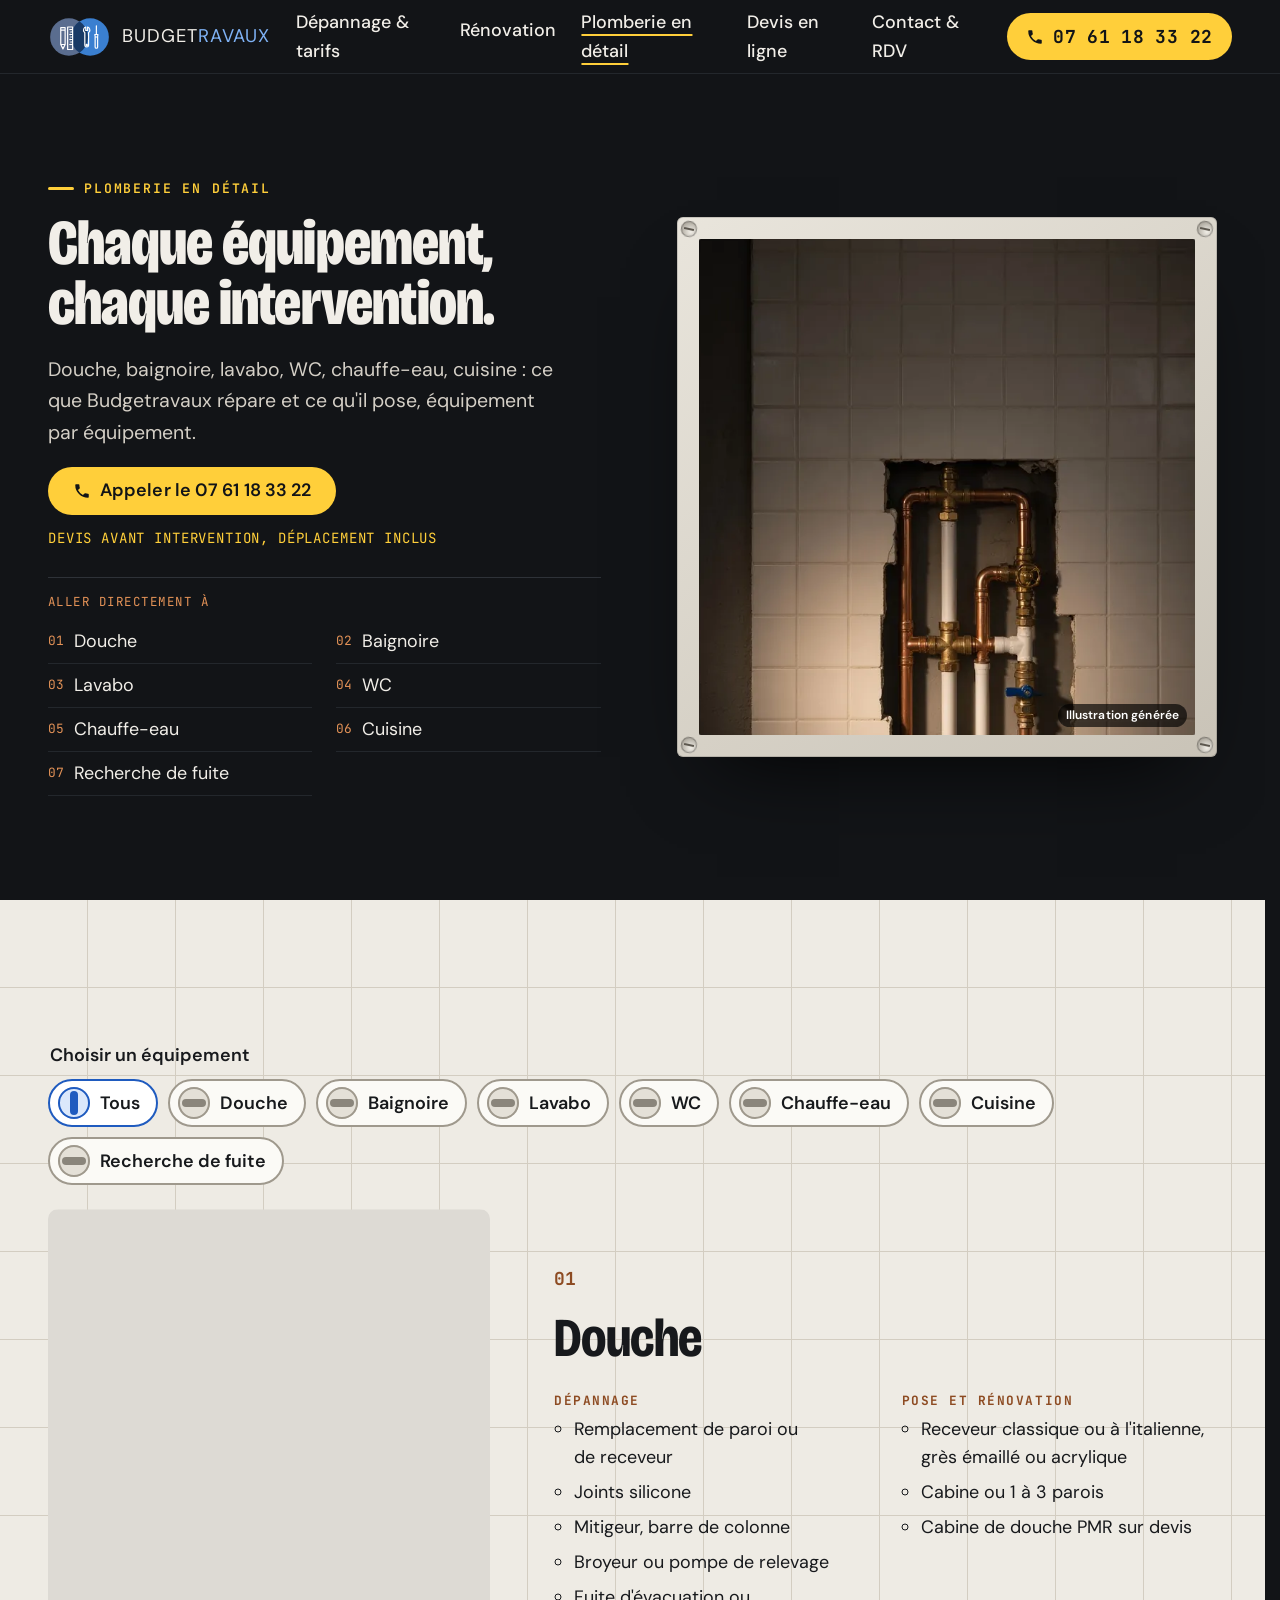
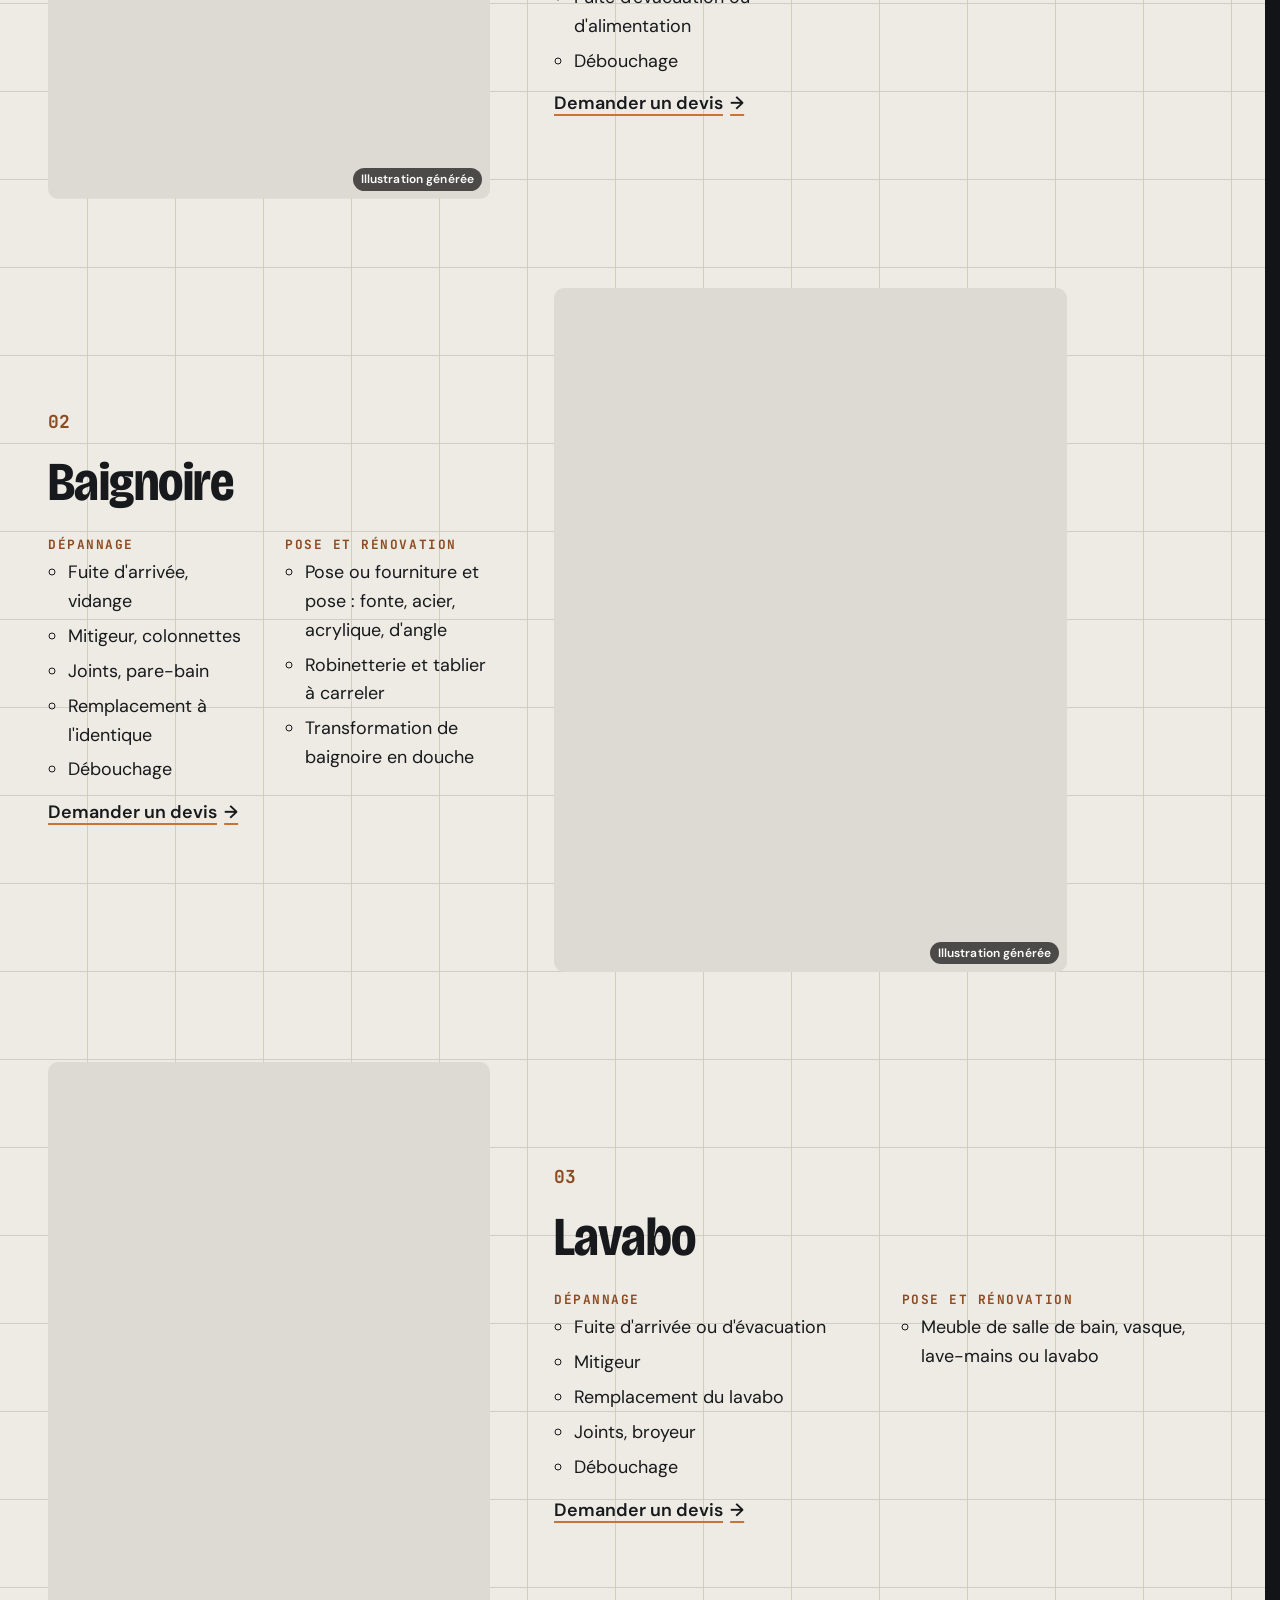
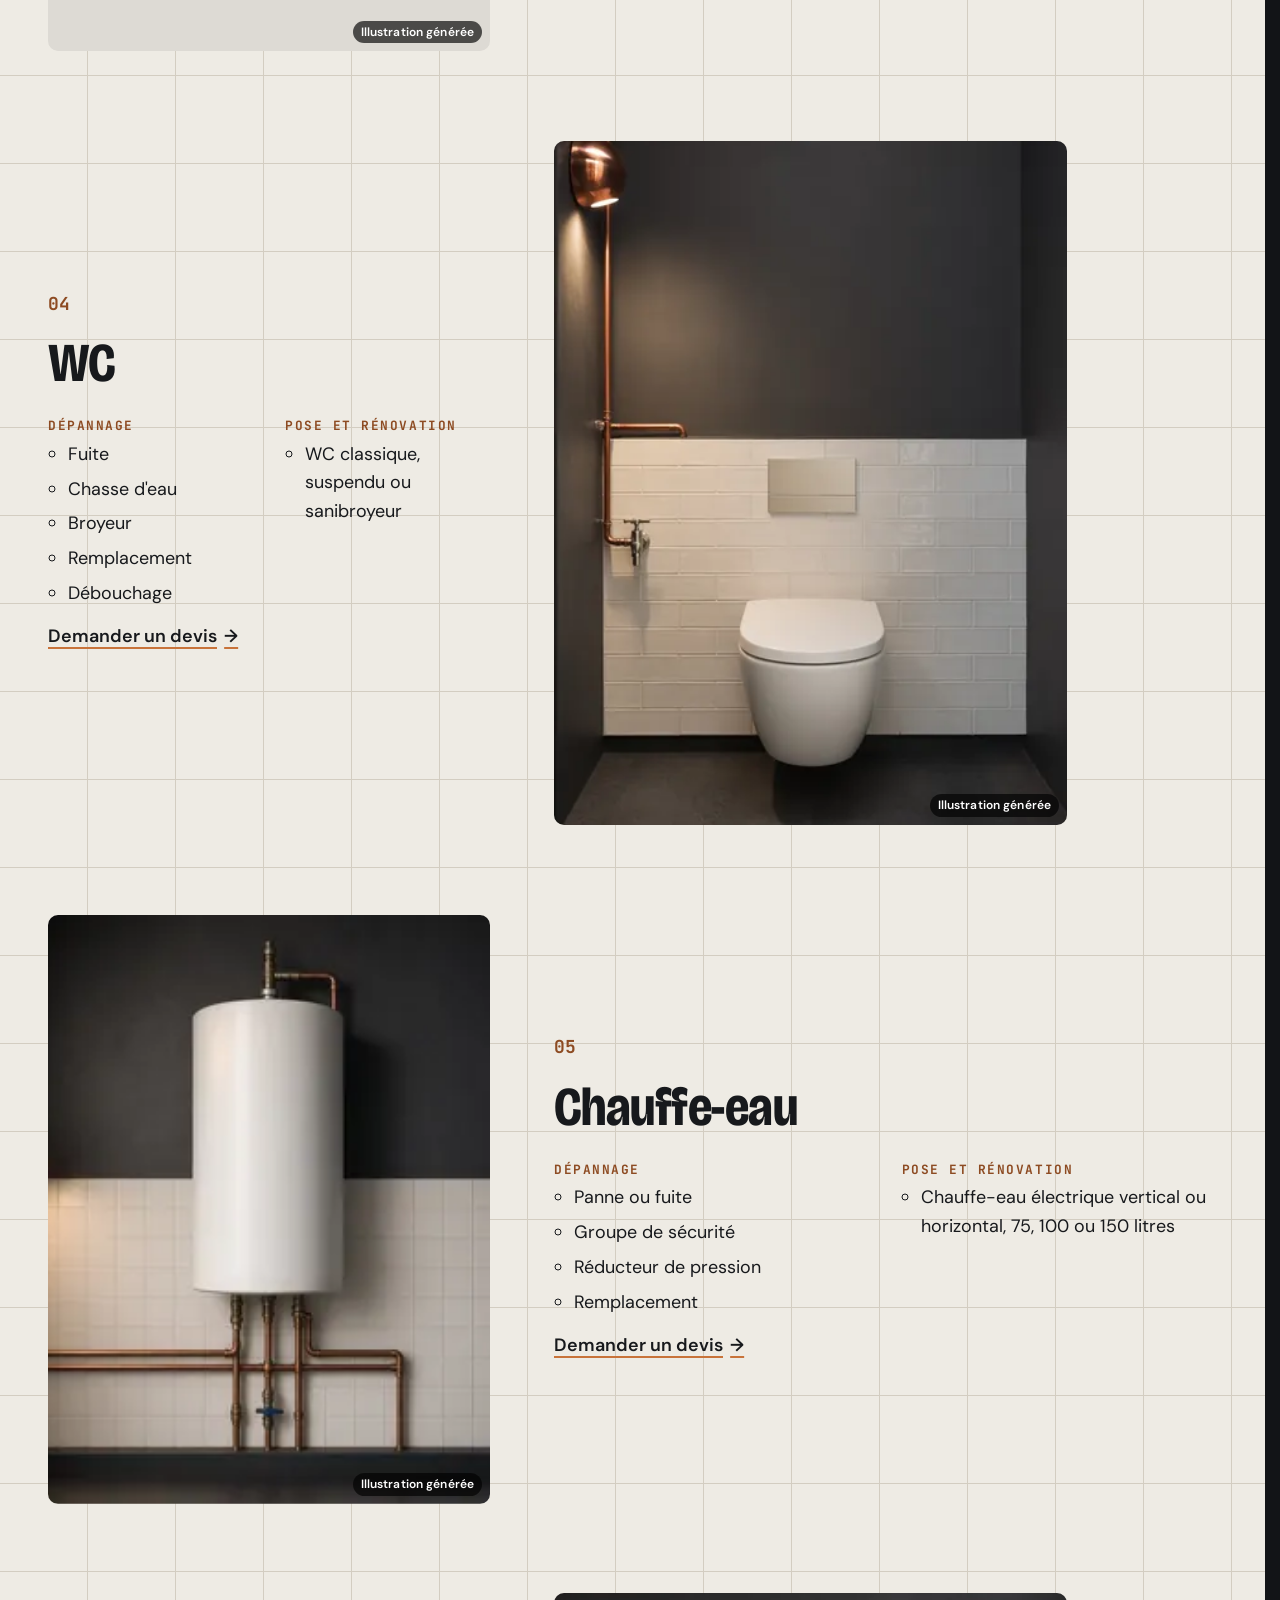
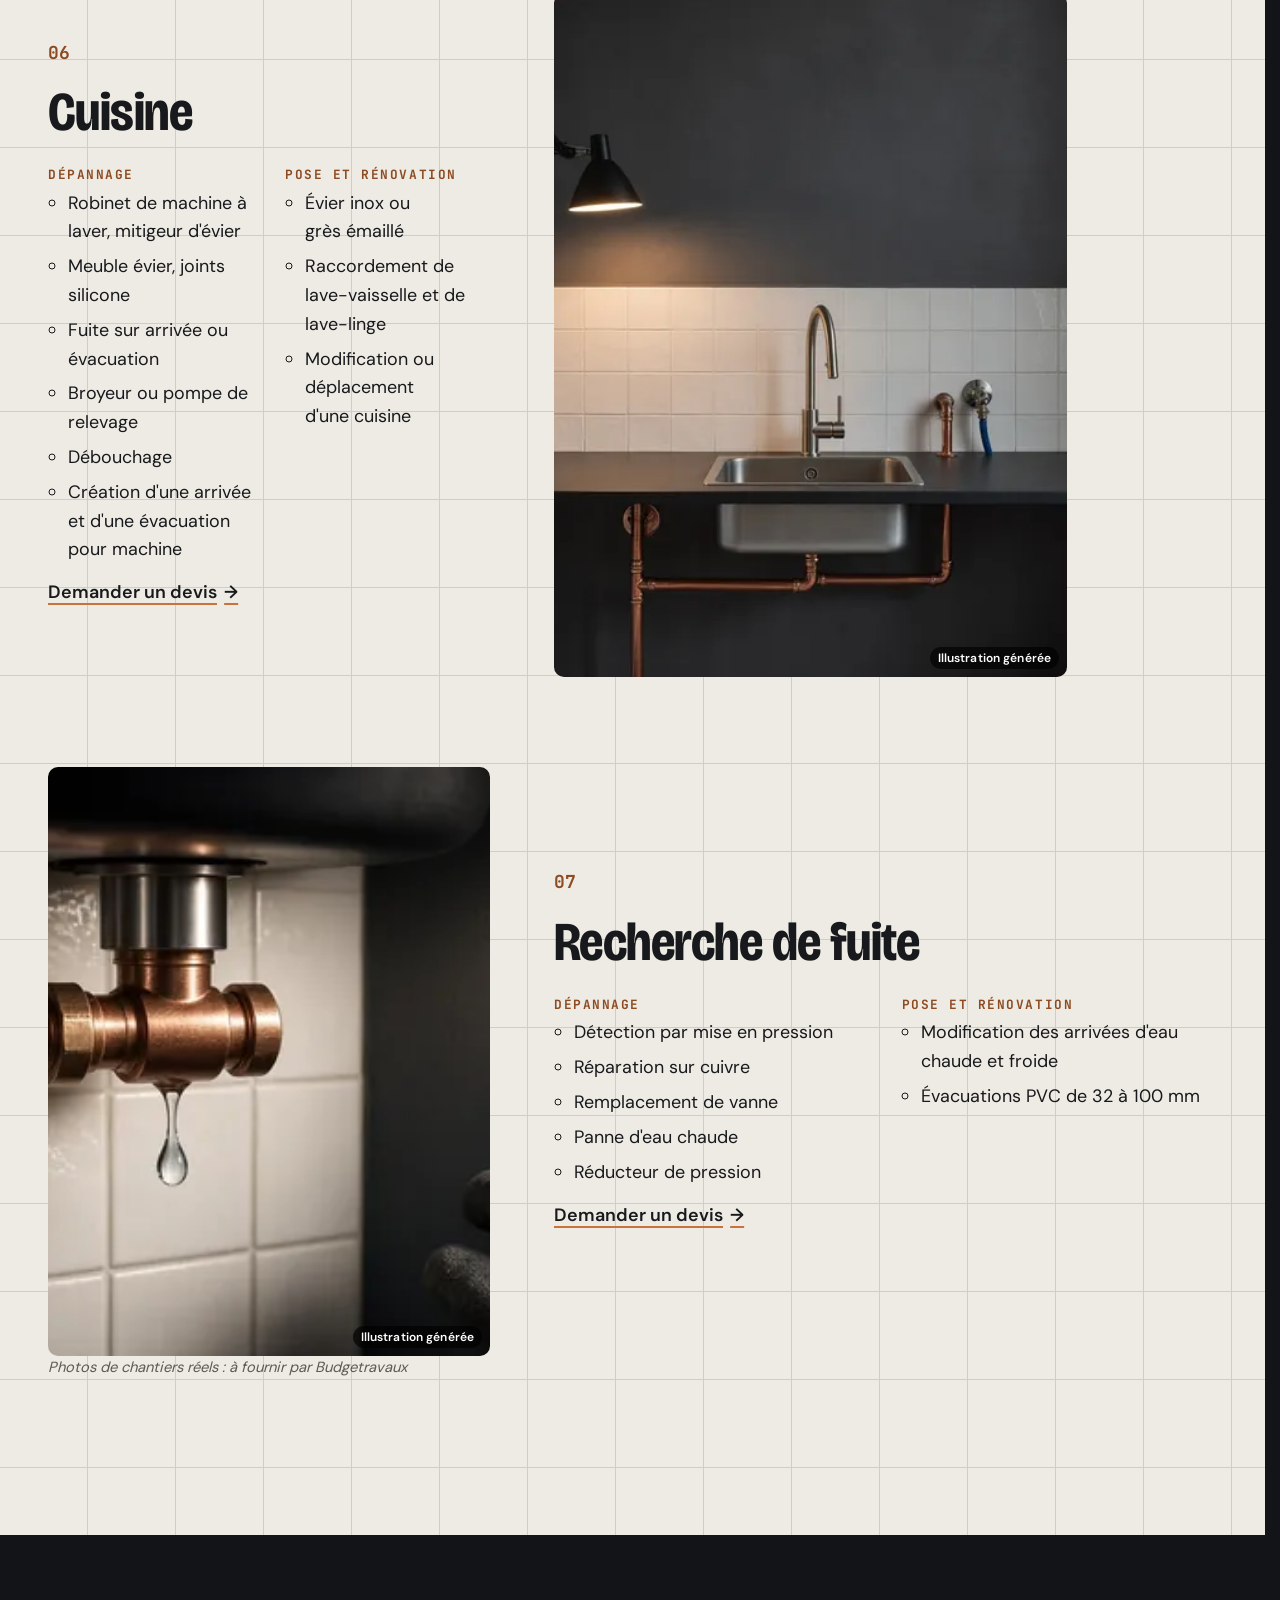
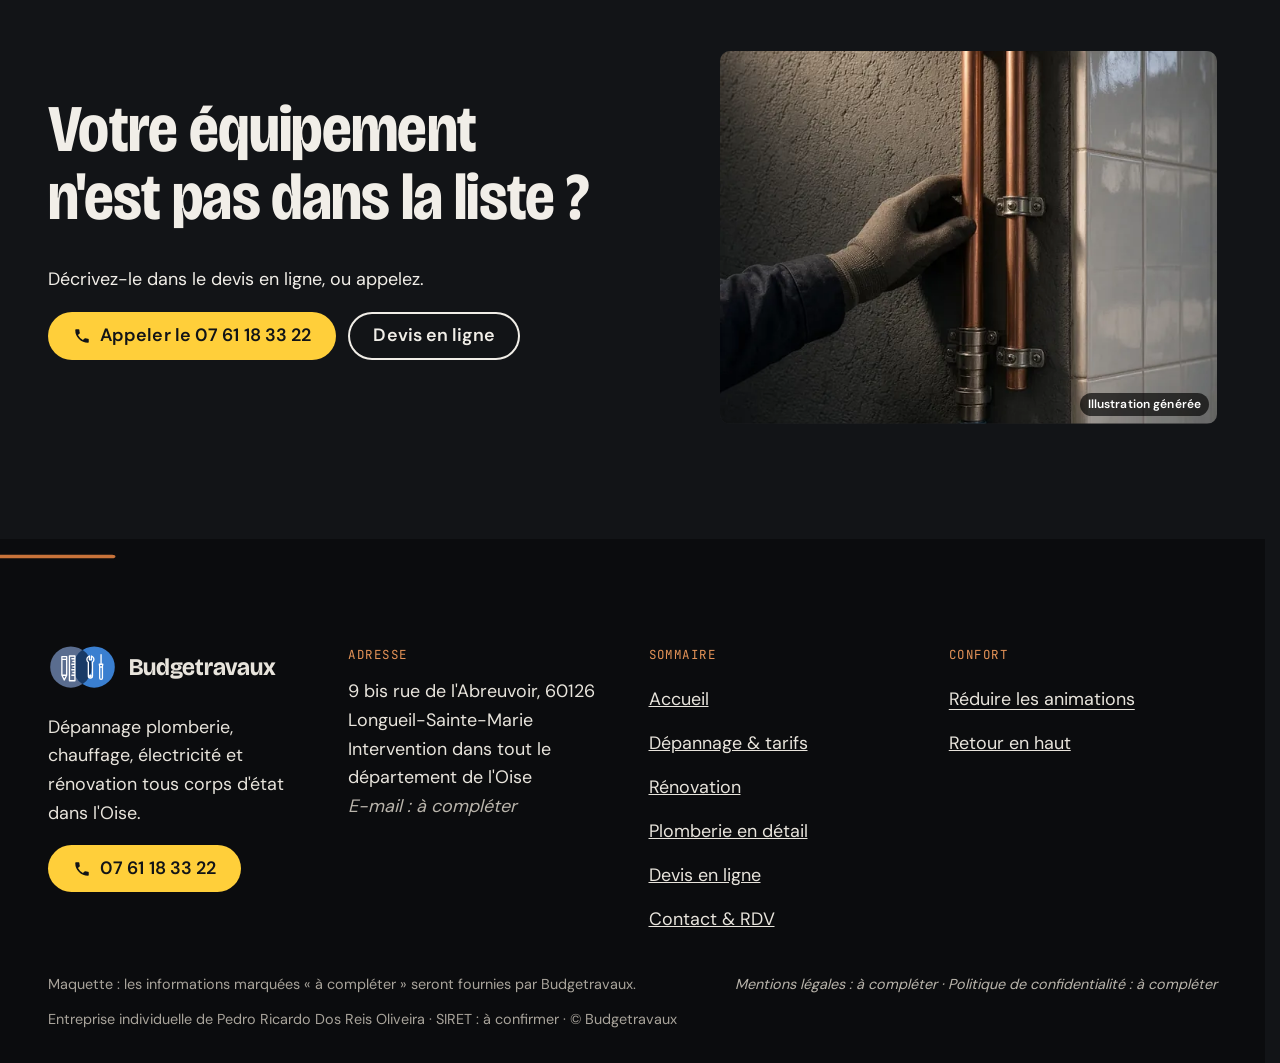
<file: plomberie.html>
<!doctype html>
<html lang="fr" data-v="2" data-curseur>
<head>
<meta charset="utf-8">
<meta name="viewport" content="width=device-width, initial-scale=1, viewport-fit=cover">
<title>Plomberie en détail : Budgetravaux, Oise (60)</title>
<meta name="description" content="Douche, baignoire, lavabo, WC, chauffe-eau, cuisine, recherche de fuite : les dépannages et les travaux de plomberie de Budgetravaux.">
<meta name="robots" content="noindex, nofollow">
<link rel="canonical" href="https://budgetravaux-maquette.vercel.app/plomberie">
<style>:root{--fond:#121417;--texte:#f1eee8;--voile-fond:#0b0c0e;--ouverture-fond:#0b0c0e;--menu-fond:#121417}:root { --entete-h: 72px; --barres-h: 0px; } html { background: var(--fond); color: var(--texte); scrollbar-gutter: stable; } body { margin: 0; background: var(--fond); } html.js:not(.calme):not(.secours):not([data-arrivee="retour"]) [data-anime] { opacity: 0; } html.js:not(.calme):not(.secours):not([data-arrivee="retour"]) [data-anime].vu { opacity: 1; } [data-voile] { position: fixed; inset: 0; z-index: 900; background: var(--voile-fond); transform: translateY(100%); visibility: hidden; pointer-events: none; } html[data-arrivee="voile"]:not(.voile-leve):not(.calme):not(.secours) [data-voile] { transform: none; visibility: visible; } html.calme [data-voile], html.secours [data-voile] { visibility: hidden !important; } .ouverture-panneau { position: fixed; inset: 0; z-index: 850; display: none; place-content: center; justify-items: center; background: var(--ouverture-fond, var(--voile-fond)); color: var(--fond); text-align: center; } html.js[data-arrivee="intro"]:not(.calme):not(.secours):not(.intro-finie) .ouverture-panneau { display: grid; } html.defilement-bloque, html.defilement-bloque body, html.js[data-arrivee="intro"]:not(.calme):not(.secours):not(.intro-finie), html.js[data-arrivee="intro"]:not(.calme):not(.secours):not(.intro-finie) body, html[data-arrivee="voile"]:not(.voile-leve):not(.calme):not(.secours), html[data-arrivee="voile"]:not(.voile-leve):not(.calme):not(.secours) body { overflow: hidden; } html.js[data-arrivee="intro"]:not(.calme):not(.secours):not(.intro-finie) { background-color: var(--ouverture-fond, var(--voile-fond)); } html[data-arrivee="voile"]:not(.voile-leve):not(.calme):not(.secours) { background-color: var(--voile-fond); }</style>
<script>(function () {
var d = document.documentElement, ss = null, ls = null;
try { ss = window.sessionStorage; ls = window.localStorage; } catch (e) {}
d.classList.add('js');
var calme = false;
try { calme = !!ls && ls.getItem('socle:calme') === 'oui'; } catch (e) {}
if (!calme && window.matchMedia && matchMedia('(prefers-reduced-motion: reduce)').matches) calme = true;
if (calme) d.classList.add('calme');
var nav = performance.getEntriesByType ? performance.getEntriesByType('navigation')[0] : null;
var type = nav ? nav.type : 'navigate';
var depart = null;
try { depart = JSON.parse(ss.getItem('socle:depart') || 'null'); ss.removeItem('socle:depart'); } catch (e) {}
if (depart && !(Date.now() - depart.t < 15000)) depart = null;
var retourSection = false;
try { retourSection = !!ss.getItem('socle:calme-retour'); } catch (e) {}
var mode = type === 'back_forward' || retourSection ? 'retour' : type === 'reload' ? 'intro' : depart ? 'voile' : 'intro';
d.setAttribute('data-arrivee', mode);
if (mode === 'voile' && depart.couleur) d.style.setProperty('--voile-fond', depart.couleur);
if (type === 'reload' && 'scrollRestoration' in history) {
if (!retourSection) history.scrollRestoration = 'manual';
}
try {
var choisie = ls && ls.getItem('socle:langue');
var langue = (d.lang || '').slice(0, 2);
if (choisie && choisie !== langue && type === 'navigate' && !depart) {
var alt = document.querySelector('link[rel="alternate"][hreflang="' + choisie + '"]');
if (alt) location.replace(new URL(alt.href).pathname + location.search + location.hash);
}
} catch (e) {}
setTimeout(function () { if (!d.classList.contains('demarre')) d.classList.add('secours'); }, 2000);
})();</script>
<link rel="preload" href="/assets/polices/bricolage.woff2" as="font" type="font/woff2" crossorigin>
<link rel="preload" href="/assets/polices/dm-sans.woff2" as="font" type="font/woff2" crossorigin>
<link rel="stylesheet" href="/assets/css/socle.css?v=2">
<link rel="stylesheet" href="/assets/css/site.css?v=2">
<link rel="modulepreload" href="/assets/js/site.js?v=2">
<link rel="modulepreload" href="/assets/js/socle/index.js?v=2">
<script src="/assets/vendor/gsap.min.js" defer></script>
<script src="/assets/vendor/ScrollTrigger.min.js" defer></script>
<script src="/assets/vendor/SplitText.min.js" defer></script>
<script type="module" src="/assets/js/site.js?v=2"></script>
<meta name="theme-color" content="#121417">
<link rel="icon" href="/assets/images/favicon.svg" type="image/svg+xml">
<link rel="apple-touch-icon" href="/assets/images/apple-touch-icon.png">
<meta property="og:type" content="website">
<meta property="og:site_name" content="Budgetravaux">
<meta property="og:locale" content="fr_FR">
<meta property="og:title" content="Plomberie en détail : Budgetravaux, Oise (60)">
<meta property="og:description" content="Douche, baignoire, lavabo, WC, chauffe-eau, cuisine, recherche de fuite : les dépannages et les travaux de plomberie de Budgetravaux.">
<meta property="og:url" content="https://budgetravaux-maquette.vercel.app/plomberie">
<meta property="og:image" content="https://budgetravaux-maquette.vercel.app/assets/partage/plomberie-fr.jpg">
<meta property="og:image:width" content="1200">
<meta property="og:image:height" content="630">
<meta property="og:image:alt" content="Plomberie en détail avec Budgetravaux">
<meta name="twitter:card" content="summary_large_image">
<script type="application/ld+json">{"@context":"https://schema.org","@type":"Plumber","name":"Budgetravaux","url":"https://budgetravaux-maquette.vercel.app/","telephone":"+33761183322","founder":{"@type":"Person","name":"Pedro Ricardo Dos Reis Oliveira"},"address":{"@type":"PostalAddress","streetAddress":"9 bis rue de l'Abreuvoir","postalCode":"60126","addressLocality":"Longueil-Sainte-Marie","addressCountry":"FR"},"areaServed":{"@type":"AdministrativeArea","name":"Oise (60)"},"description":"Dépannage plomberie, chauffage et électricité, rénovation tous corps d'état dans l'Oise. Devis gratuit, déplacement inclus."}</script>
</head>
<body id="haut">
<div data-voile aria-hidden="true"><div class="voile-contenu"><img src="/assets/images/logo-clair.svg" alt="" width="88" height="56"><span data-voile-libelle>Plomberie en détail</span></div></div>
<div class="ouverture-panneau" data-ouverture aria-hidden="true">
  <div class="ouverture-faisceau"></div>
  <img class="ouverture-logo" src="/assets/images/logo-clair.svg" alt="" width="113" height="72">
  <p class="ouverture-nom">Budgetravaux</p>
  <p class="ouverture-ligne">Dépannage et rénovation · Oise (60)</p>
</div>
<a class="evitement" href="#contenu">Aller au contenu</a>
<header data-entete>
  <div class="entete-rangee">
    <a class="entete-logo" href="/" data-libelle="Accueil">
      <img src="/assets/images/logo-clair.svg" alt="" width="63" height="40"><span><span class="logo-b">Budget</span><span class="logo-r">ravaux</span></span>
    </a>
    <nav data-nav aria-label="Navigation principale">
      <ul><li><a href="/depannage" data-libelle="Dépannage &amp; tarifs">Dépannage &amp; tarifs</a></li><li><a href="/renovation" data-libelle="Rénovation">Rénovation</a></li><li><a href="/plomberie" data-libelle="Plomberie en détail" aria-current="page">Plomberie en détail</a></li><li><a href="/devis-en-ligne" data-libelle="Devis en ligne">Devis en ligne</a></li><li><a href="/contact" data-libelle="Contact &amp; RDV">Contact &amp; RDV</a></li></ul>
    </nav>
    <div class="entete-actions">
      <a class="bouton bouton--appel" href="tel:+33761183322" aria-label="Appeler le 07 61 18 33 22"><svg class="icone" viewBox="0 0 24 24" width="18" height="18" aria-hidden="true"><path d="M6.6 10.8a15.1 15.1 0 0 0 6.6 6.6l2.2-2.2a1 1 0 0 1 1-.25 11.4 11.4 0 0 0 3.6.57 1 1 0 0 1 1 1V20a1 1 0 0 1-1 1A17 17 0 0 1 3 4a1 1 0 0 1 1-1h3.5a1 1 0 0 1 1 1c0 1.25.2 2.45.57 3.57a1 1 0 0 1-.25 1L6.6 10.8z" fill="currentColor"/></svg><span>07 61 18 33 22</span></a>
      <button type="button" data-menu-bouton aria-controls="menu" aria-expanded="false" data-libelle-ouvrir="Menu" data-libelle-fermer="Fermer"><span data-libelle-bouton>Menu</span></button>
    </div>
  </div>
</header>
<div id="menu" data-menu role="dialog" aria-modal="true" aria-label="Menu">
  <ul><li style="--i:0"><a href="/" class="menu-lien" data-libelle="Accueil">Accueil</a></li><li style="--i:1"><a href="/depannage" class="menu-lien" data-libelle="Dépannage &amp; tarifs">Dépannage &amp; tarifs</a></li><li style="--i:2"><a href="/renovation" class="menu-lien" data-libelle="Rénovation">Rénovation</a></li><li style="--i:3"><a href="/plomberie" class="menu-lien" data-libelle="Plomberie en détail" aria-current="page">Plomberie en détail</a></li><li style="--i:4"><a href="/devis-en-ligne" class="menu-lien" data-libelle="Devis en ligne">Devis en ligne</a></li><li style="--i:5"><a href="/contact" class="menu-lien" data-libelle="Contact &amp; RDV">Contact &amp; RDV</a></li></ul>
  <p class="menu-actions"><a class="bouton bouton--appel" href="tel:+33761183322"><svg class="icone" viewBox="0 0 24 24" width="18" height="18" aria-hidden="true"><path d="M6.6 10.8a15.1 15.1 0 0 0 6.6 6.6l2.2-2.2a1 1 0 0 1 1-.25 11.4 11.4 0 0 0 3.6.57 1 1 0 0 1 1 1V20a1 1 0 0 1-1 1A17 17 0 0 1 3 4a1 1 0 0 1 1-1h3.5a1 1 0 0 1 1 1c0 1.25.2 2.45.57 3.57a1 1 0 0 1-.25 1L6.6 10.8z" fill="currentColor"/></svg>Appeler le 07 61 18 33 22</a> <a href="/devis-en-ligne" class="bouton bouton--contour" data-libelle="Devis en ligne">Devis en ligne</a></p>
  <p><button type="button" class="lien" data-calme-bascule data-libelle-reduire="Réduire les animations" data-libelle-retablir="Rétablir les animations" data-libelle-systeme="Animations réduites par le réglage de votre appareil"><span data-libelle-bouton>Réduire les animations</span></button></p>
</div>
<main id="contenu" tabindex="-1">
<section class="ov ov-trappe" id="debut" data-tete="trappe">
  <div class="conteneur ov-trappe-grille">
    <div class="ov-texte">
      <p class="surtitre ov-anim" data-anime="gsap">Plomberie en détail</p>
      <h1 class="ov-anim ov-titre" data-anime="gsap">Chaque équipement, chaque intervention.</h1>
      <p class="ov-anim ov-intro" data-anime="gsap">Douche, baignoire, lavabo, WC, chauffe-eau, cuisine : ce que Budgetravaux répare et ce qu&#39;il pose, équipement par équipement.</p>
      <p class="hero-actions ov-anim" data-anime="gsap"><a class="bouton bouton--appel" href="tel:+33761183322" data-action-principale data-survol="magnetique"><svg class="icone" viewBox="0 0 24 24" width="18" height="18" aria-hidden="true"><path d="M6.6 10.8a15.1 15.1 0 0 0 6.6 6.6l2.2-2.2a1 1 0 0 1 1-.25 11.4 11.4 0 0 0 3.6.57 1 1 0 0 1 1 1V20a1 1 0 0 1-1 1A17 17 0 0 1 3 4a1 1 0 0 1 1-1h3.5a1 1 0 0 1 1 1c0 1.25.2 2.45.57 3.57a1 1 0 0 1-.25 1L6.6 10.8z" fill="currentColor"/></svg>Appeler le 07 61 18 33 22</a></p>
      <p class="hero-info ov-anim" data-info-cle data-anime="gsap">Devis avant intervention, déplacement inclus</p>
      <nav class="ov-sommaire ov-anim" data-anime="gsap" aria-label="Aller directement à">
        <p>Aller directement à</p>
        <ol role="list"><li data-anime="gsap"><a href="#douche" data-sans-transition><span>01</span>Douche</a></li><li data-anime="gsap"><a href="#baignoire" data-sans-transition><span>02</span>Baignoire</a></li><li data-anime="gsap"><a href="#lavabo" data-sans-transition><span>03</span>Lavabo</a></li><li data-anime="gsap"><a href="#wc" data-sans-transition><span>04</span>WC</a></li><li data-anime="gsap"><a href="#chauffe-eau" data-sans-transition><span>05</span>Chauffe-eau</a></li><li data-anime="gsap"><a href="#cuisine" data-sans-transition><span>06</span>Cuisine</a></li><li data-anime="gsap"><a href="#fuite" data-sans-transition><span>07</span>Recherche de fuite</a></li></ol>
      </nav>
    </div>
    <div class="ov-trappe-cadre" data-effet="trappe">
      <figure class="media ov-trappe-photo" data-grok style="--cadrage:50% 52%">
  <picture>
    <img src="/assets/images/grok/plomberie-trappe-1080.webp" srcset="/assets/images/grok/plomberie-trappe-480.webp 480w, /assets/images/grok/plomberie-trappe-784.webp 784w, /assets/images/grok/plomberie-trappe-1080.webp 1080w" sizes="(max-width: 860px) 88vw, 42vw" alt="Carrelage ouvert sur des tuyaux de cuivre et de PVC neufs" width="1080" height="1080" fetchpriority="high" loading="eager" decoding="async">
  </picture><figcaption class="mention-ia">Illustration générée</figcaption>
</figure>
      <span class="ov-trappe-porte" aria-hidden="true" data-audit-ignorer></span>
      <span class="vis vis--hg" aria-hidden="true" data-audit-ignorer></span><span class="vis vis--hd" aria-hidden="true" data-audit-ignorer></span><span class="vis vis--bg" aria-hidden="true" data-audit-ignorer></span><span class="vis vis--bd" aria-hidden="true" data-audit-ignorer></span>
    </div>
  </div>
</section>
<section class="equipements bloc clair" id="equipements">
  <div class="conteneur">
    <fieldset class="filtres" data-effet="vannes" data-anime>
      <legend>Choisir un équipement</legend>
      <button type="button" class="vanne" data-filtre="tout" aria-pressed="true"><span class="vanne-poignee" aria-hidden="true"></span>Tous</button>
      <button type="button" class="vanne" data-filtre="douche" aria-pressed="false"><span class="vanne-poignee" aria-hidden="true"></span>Douche</button><button type="button" class="vanne" data-filtre="baignoire" aria-pressed="false"><span class="vanne-poignee" aria-hidden="true"></span>Baignoire</button><button type="button" class="vanne" data-filtre="lavabo" aria-pressed="false"><span class="vanne-poignee" aria-hidden="true"></span>Lavabo</button><button type="button" class="vanne" data-filtre="wc" aria-pressed="false"><span class="vanne-poignee" aria-hidden="true"></span>WC</button><button type="button" class="vanne" data-filtre="chauffe-eau" aria-pressed="false"><span class="vanne-poignee" aria-hidden="true"></span>Chauffe-eau</button><button type="button" class="vanne" data-filtre="cuisine" aria-pressed="false"><span class="vanne-poignee" aria-hidden="true"></span>Cuisine</button><button type="button" class="vanne" data-filtre="fuite" aria-pressed="false"><span class="vanne-poignee" aria-hidden="true"></span>Recherche de fuite</button>
    </fieldset>
    <ol class="fiches-equipement" role="list">
      <li class="fiche-equipement" id="douche" data-equipement="douche">
        <figure class="media fiche-media" data-grok data-anime="rideau" style="--cadrage:50% 50%">
  <picture>
    <img src="/assets/images/grok/equip-douche-784.webp" srcset="/assets/images/grok/equip-douche-480.webp 480w, /assets/images/grok/equip-douche-640.webp 640w, /assets/images/grok/equip-douche-784.webp 784w" sizes="(max-width: 860px) 90vw, 36vw" alt="" width="784" height="1045" loading="lazy" decoding="async">
  </picture><figcaption class="mention-ia">Illustration générée</figcaption>
</figure>
        <div class="fiche-texte">
          <p class="planche-n">01</p>
          <h2 data-anime="lignes">Douche</h2>
          <div class="fiche-colonnes">
            <div><h3>Dépannage</h3><ul role="list"><li>Remplacement de paroi ou de receveur</li><li>Joints silicone</li><li>Mitigeur, barre de colonne</li><li>Broyeur ou pompe de relevage</li><li>Fuite d&#39;évacuation ou d&#39;alimentation</li><li>Débouchage</li></ul></div>
            <div><h3>Pose et rénovation</h3><ul role="list"><li>Receveur classique ou à l&#39;italienne, grès émaillé ou acrylique</li><li>Cabine ou 1 à 3 parois</li><li>Cabine de douche PMR sur devis</li></ul></div>
          </div>
          <p><a href="/devis-en-ligne?metier=plomberie" class="lien-fleche" data-libelle="Devis en ligne">Demander un devis</a></p>
        </div>
      </li><li class="fiche-equipement" id="baignoire" data-equipement="baignoire">
        <figure class="media fiche-media" data-grok data-fx="parallaxe" data-fx-force="8" style="--cadrage:50% 55%">
  <picture>
    <img src="/assets/images/grok/equip-baignoire-784.webp" srcset="/assets/images/grok/equip-baignoire-480.webp 480w, /assets/images/grok/equip-baignoire-640.webp 640w, /assets/images/grok/equip-baignoire-784.webp 784w" sizes="(max-width: 860px) 90vw, 36vw" alt="" width="784" height="1045" loading="lazy" decoding="async">
  </picture><figcaption class="mention-ia">Illustration générée</figcaption>
</figure>
        <div class="fiche-texte">
          <p class="planche-n">02</p>
          <h2 data-anime="lignes">Baignoire</h2>
          <div class="fiche-colonnes">
            <div><h3>Dépannage</h3><ul role="list"><li>Fuite d&#39;arrivée, vidange</li><li>Mitigeur, colonnettes</li><li>Joints, pare-bain</li><li>Remplacement à l&#39;identique</li><li>Débouchage</li></ul></div>
            <div><h3>Pose et rénovation</h3><ul role="list"><li>Pose ou fourniture et pose : fonte, acier, acrylique, d&#39;angle</li><li>Robinetterie et tablier à carreler</li><li>Transformation de baignoire en douche</li></ul></div>
          </div>
          <p><a href="/devis-en-ligne?metier=plomberie" class="lien-fleche" data-libelle="Devis en ligne">Demander un devis</a></p>
        </div>
      </li><li class="fiche-equipement" id="lavabo" data-equipement="lavabo">
        <figure class="media fiche-media" data-grok data-anime="rideau" style="--cadrage:50% 55%">
  <picture>
    <img src="/assets/images/grok/equip-lavabo-784.webp" srcset="/assets/images/grok/equip-lavabo-480.webp 480w, /assets/images/grok/equip-lavabo-640.webp 640w, /assets/images/grok/equip-lavabo-784.webp 784w" sizes="(max-width: 860px) 90vw, 36vw" alt="" width="784" height="1045" loading="lazy" decoding="async">
  </picture><figcaption class="mention-ia">Illustration générée</figcaption>
</figure>
        <div class="fiche-texte">
          <p class="planche-n">03</p>
          <h2 data-anime="lignes">Lavabo</h2>
          <div class="fiche-colonnes">
            <div><h3>Dépannage</h3><ul role="list"><li>Fuite d&#39;arrivée ou d&#39;évacuation</li><li>Mitigeur</li><li>Remplacement du lavabo</li><li>Joints, broyeur</li><li>Débouchage</li></ul></div>
            <div><h3>Pose et rénovation</h3><ul role="list"><li>Meuble de salle de bain, vasque, lave-mains ou lavabo</li></ul></div>
          </div>
          <p><a href="/devis-en-ligne?metier=plomberie" class="lien-fleche" data-libelle="Devis en ligne">Demander un devis</a></p>
        </div>
      </li><li class="fiche-equipement" id="wc" data-equipement="wc">
        <figure class="media fiche-media" data-grok data-fx="parallaxe" data-fx-force="8" style="--cadrage:50% 55%">
  <picture>
    <img src="/assets/images/grok/equip-wc-784.webp" srcset="/assets/images/grok/equip-wc-480.webp 480w, /assets/images/grok/equip-wc-640.webp 640w, /assets/images/grok/equip-wc-784.webp 784w" sizes="(max-width: 860px) 90vw, 36vw" alt="" width="784" height="1045" loading="lazy" decoding="async">
  </picture><figcaption class="mention-ia">Illustration générée</figcaption>
</figure>
        <div class="fiche-texte">
          <p class="planche-n">04</p>
          <h2 data-anime="lignes">WC</h2>
          <div class="fiche-colonnes">
            <div><h3>Dépannage</h3><ul role="list"><li>Fuite</li><li>Chasse d&#39;eau</li><li>Broyeur</li><li>Remplacement</li><li>Débouchage</li></ul></div>
            <div><h3>Pose et rénovation</h3><ul role="list"><li>WC classique, suspendu ou sanibroyeur</li></ul></div>
          </div>
          <p><a href="/devis-en-ligne?metier=plomberie" class="lien-fleche" data-libelle="Devis en ligne">Demander un devis</a></p>
        </div>
      </li><li class="fiche-equipement" id="chauffe-eau" data-equipement="chauffe-eau">
        <figure class="media fiche-media" data-grok data-anime="rideau" style="--cadrage:50% 50%">
  <picture>
    <img src="/assets/images/grok/urgence-chauffe-eau-800.webp" srcset="/assets/images/grok/urgence-chauffe-eau-480.webp 480w, /assets/images/grok/urgence-chauffe-eau-640.webp 640w, /assets/images/grok/urgence-chauffe-eau-800.webp 800w" sizes="(max-width: 860px) 90vw, 36vw" alt="" width="800" height="534" loading="lazy" decoding="async">
  </picture><figcaption class="mention-ia">Illustration générée</figcaption>
</figure>
        <div class="fiche-texte">
          <p class="planche-n">05</p>
          <h2 data-anime="lignes">Chauffe-eau</h2>
          <div class="fiche-colonnes">
            <div><h3>Dépannage</h3><ul role="list"><li>Panne ou fuite</li><li>Groupe de sécurité</li><li>Réducteur de pression</li><li>Remplacement</li></ul></div>
            <div><h3>Pose et rénovation</h3><ul role="list"><li>Chauffe-eau électrique vertical ou horizontal, 75, 100 ou 150 litres</li></ul></div>
          </div>
          <p><a href="/devis-en-ligne?metier=plomberie" class="lien-fleche" data-libelle="Devis en ligne">Demander un devis</a></p>
        </div>
      </li><li class="fiche-equipement" id="cuisine" data-equipement="cuisine">
        <figure class="media fiche-media" data-grok data-fx="parallaxe" data-fx-force="8" style="--cadrage:50% 55%">
  <picture>
    <img src="/assets/images/grok/equip-cuisine-784.webp" srcset="/assets/images/grok/equip-cuisine-480.webp 480w, /assets/images/grok/equip-cuisine-640.webp 640w, /assets/images/grok/equip-cuisine-784.webp 784w" sizes="(max-width: 860px) 90vw, 36vw" alt="" width="784" height="1045" loading="lazy" decoding="async">
  </picture><figcaption class="mention-ia">Illustration générée</figcaption>
</figure>
        <div class="fiche-texte">
          <p class="planche-n">06</p>
          <h2 data-anime="lignes">Cuisine</h2>
          <div class="fiche-colonnes">
            <div><h3>Dépannage</h3><ul role="list"><li>Robinet de machine à laver, mitigeur d&#39;évier</li><li>Meuble évier, joints silicone</li><li>Fuite sur arrivée ou évacuation</li><li>Broyeur ou pompe de relevage</li><li>Débouchage</li><li>Création d&#39;une arrivée et d&#39;une évacuation pour machine</li></ul></div>
            <div><h3>Pose et rénovation</h3><ul role="list"><li>Évier inox ou grès émaillé</li><li>Raccordement de lave-vaisselle et de lave-linge</li><li>Modification ou déplacement d&#39;une cuisine</li></ul></div>
          </div>
          <p><a href="/devis-en-ligne?metier=plomberie" class="lien-fleche" data-libelle="Devis en ligne">Demander un devis</a></p>
        </div>
      </li><li class="fiche-equipement" id="fuite" data-equipement="fuite">
        <figure class="media fiche-media" data-grok data-anime="rideau" style="--cadrage:50% 50%">
  <picture>
    <img src="/assets/images/grok/urgence-fuite-800.webp" srcset="/assets/images/grok/urgence-fuite-480.webp 480w, /assets/images/grok/urgence-fuite-640.webp 640w, /assets/images/grok/urgence-fuite-800.webp 800w" sizes="(max-width: 860px) 90vw, 36vw" alt="" width="800" height="534" loading="lazy" decoding="async">
  </picture><figcaption class="mention-ia">Illustration générée</figcaption>
</figure>
        <div class="fiche-texte">
          <p class="planche-n">07</p>
          <h2 data-anime="lignes">Recherche de fuite</h2>
          <div class="fiche-colonnes">
            <div><h3>Dépannage</h3><ul role="list"><li>Détection par mise en pression</li><li>Réparation sur cuivre</li><li>Remplacement de vanne</li><li>Panne d&#39;eau chaude</li><li>Réducteur de pression</li></ul></div>
            <div><h3>Pose et rénovation</h3><ul role="list"><li>Modification des arrivées d&#39;eau chaude et froide</li><li>Évacuations PVC de 32 à 100 mm</li></ul></div>
          </div>
          <p><a href="/devis-en-ligne?metier=plomberie" class="lien-fleche" data-libelle="Devis en ligne">Demander un devis</a></p>
        </div>
      </li>
    </ol>
    <p class="petit a-completer">Photos de chantiers réels : à fournir par Budgetravaux</p>
  </div>
</section>
<section class="fin-courte sombre" id="fin">
  <div class="conteneur fin-courte-grille">
    <div>
      <h2 data-anime="lignes">Votre équipement n&#39;est pas dans la liste ?</h2>
      <p data-anime>Décrivez-le dans le devis en ligne, ou appelez.</p>
      <p class="fin-actions" data-anime>
        <a class="bouton bouton--appel" href="tel:+33761183322" data-survol="magnetique"><svg class="icone" viewBox="0 0 24 24" width="18" height="18" aria-hidden="true"><path d="M6.6 10.8a15.1 15.1 0 0 0 6.6 6.6l2.2-2.2a1 1 0 0 1 1-.25 11.4 11.4 0 0 0 3.6.57 1 1 0 0 1 1 1V20a1 1 0 0 1-1 1A17 17 0 0 1 3 4a1 1 0 0 1 1-1h3.5a1 1 0 0 1 1 1c0 1.25.2 2.45.57 3.57a1 1 0 0 1-.25 1L6.6 10.8z" fill="currentColor"/></svg>Appeler le 07 61 18 33 22</a>
        <a href="/devis-en-ligne" class="bouton bouton--contour" data-libelle="Devis en ligne" data-survol="magnetique">Devis en ligne</a>
      </p>
    </div>
    <figure class="media fin-courte-media" data-grok data-anime="rideau" style="--cadrage:40% 50%">
  <picture>
    <img src="/assets/images/grok/metier-plomberie-784.webp" srcset="/assets/images/grok/metier-plomberie-480.webp 480w, /assets/images/grok/metier-plomberie-640.webp 640w, /assets/images/grok/metier-plomberie-784.webp 784w" sizes="(max-width: 860px) 100vw, 40vw" alt="" width="784" height="1175" loading="lazy" decoding="async">
  </picture><figcaption class="mention-ia">Illustration générée</figcaption>
</figure>
  </div>
</section>
</main>
<footer class="pied" id="pied">
  <svg class="pied-reseau" viewBox="0 0 1200 120" preserveAspectRatio="none" aria-hidden="true" data-fx="trace">
    <path d="M-10 30 H560 q30 0 30 30 v20 q0 22 22 22 h36 q22 0 22-22 V60 q0-30 30-30 H1210" fill="none" stroke="var(--cuivre)" stroke-width="6" stroke-linecap="round"/>
    <path d="M-10 52 H520 q22 0 22 22 v6" fill="none" stroke="var(--eau)" stroke-width="4" stroke-linecap="round"/>
  </svg>
  <div class="conteneur pied-grille">
    <div class="pied-marque">
      <p class="pied-logo"><img src="/assets/images/logo-clair.svg" alt="" width="69" height="44"><strong>Budgetravaux</strong></p>
      <p>Dépannage plomberie, chauffage, électricité et rénovation tous corps d&#39;état dans l&#39;Oise.</p>
      <p><a class="bouton bouton--appel" href="tel:+33761183322"><svg class="icone" viewBox="0 0 24 24" width="18" height="18" aria-hidden="true"><path d="M6.6 10.8a15.1 15.1 0 0 0 6.6 6.6l2.2-2.2a1 1 0 0 1 1-.25 11.4 11.4 0 0 0 3.6.57 1 1 0 0 1 1 1V20a1 1 0 0 1-1 1A17 17 0 0 1 3 4a1 1 0 0 1 1-1h3.5a1 1 0 0 1 1 1c0 1.25.2 2.45.57 3.57a1 1 0 0 1-.25 1L6.6 10.8z" fill="currentColor"/></svg>07 61 18 33 22</a></p>
    </div>
    <div>
      <p class="pied-titre">Adresse</p>
      <p>9 bis rue de l&#39;Abreuvoir, 60126 Longueil-Sainte-Marie<br>Intervention dans tout le département de l&#39;Oise<br><span class="a-completer">E-mail : à compléter</span></p>
    </div>
    <nav aria-label="Sommaire">
      <p class="pied-titre">Sommaire</p>
      <ul><li><a href="/" data-libelle="Accueil">Accueil</a></li><li><a href="/depannage" data-libelle="Dépannage &amp; tarifs">Dépannage &amp; tarifs</a></li><li><a href="/renovation" data-libelle="Rénovation">Rénovation</a></li><li><a href="/plomberie" data-libelle="Plomberie en détail" aria-current="page">Plomberie en détail</a></li><li><a href="/devis-en-ligne" data-libelle="Devis en ligne">Devis en ligne</a></li><li><a href="/contact" data-libelle="Contact &amp; RDV">Contact &amp; RDV</a></li></ul>
    </nav>
    <div>
      <p class="pied-titre">Confort</p>
      <ul>
        <li><button type="button" class="lien" data-calme-bascule data-libelle-reduire="Réduire les animations" data-libelle-retablir="Rétablir les animations" data-libelle-systeme="Animations réduites par le réglage de votre appareil"><span data-libelle-bouton>Réduire les animations</span></button></li>
        <li><a href="#haut" data-sans-transition>Retour en haut</a></li>
      </ul>
    </div>
  </div>
  <div class="conteneur pied-bas">
    <p>Maquette : les informations marquées « à compléter » seront fournies par Budgetravaux.</p>
    <p class="a-completer">Mentions légales : à compléter · Politique de confidentialité : à compléter</p>
    <p>Entreprise individuelle de Pedro Ricardo Dos Reis Oliveira · SIRET : à confirmer · © Budgetravaux</p>
  </div>
</footer>
<div data-barre-fixe>
  <a class="bouton bouton--appel" href="tel:+33761183322"><svg class="icone" viewBox="0 0 24 24" width="18" height="18" aria-hidden="true"><path d="M6.6 10.8a15.1 15.1 0 0 0 6.6 6.6l2.2-2.2a1 1 0 0 1 1-.25 11.4 11.4 0 0 0 3.6.57 1 1 0 0 1 1 1V20a1 1 0 0 1-1 1A17 17 0 0 1 3 4a1 1 0 0 1 1-1h3.5a1 1 0 0 1 1 1c0 1.25.2 2.45.57 3.57a1 1 0 0 1-.25 1L6.6 10.8z" fill="currentColor"/></svg>Appeler</a>
  <a class="bouton bouton--contour" href="/devis-en-ligne" data-libelle="Devis en ligne">Devis en ligne</a>
</div>
</body>
</html>
</file>
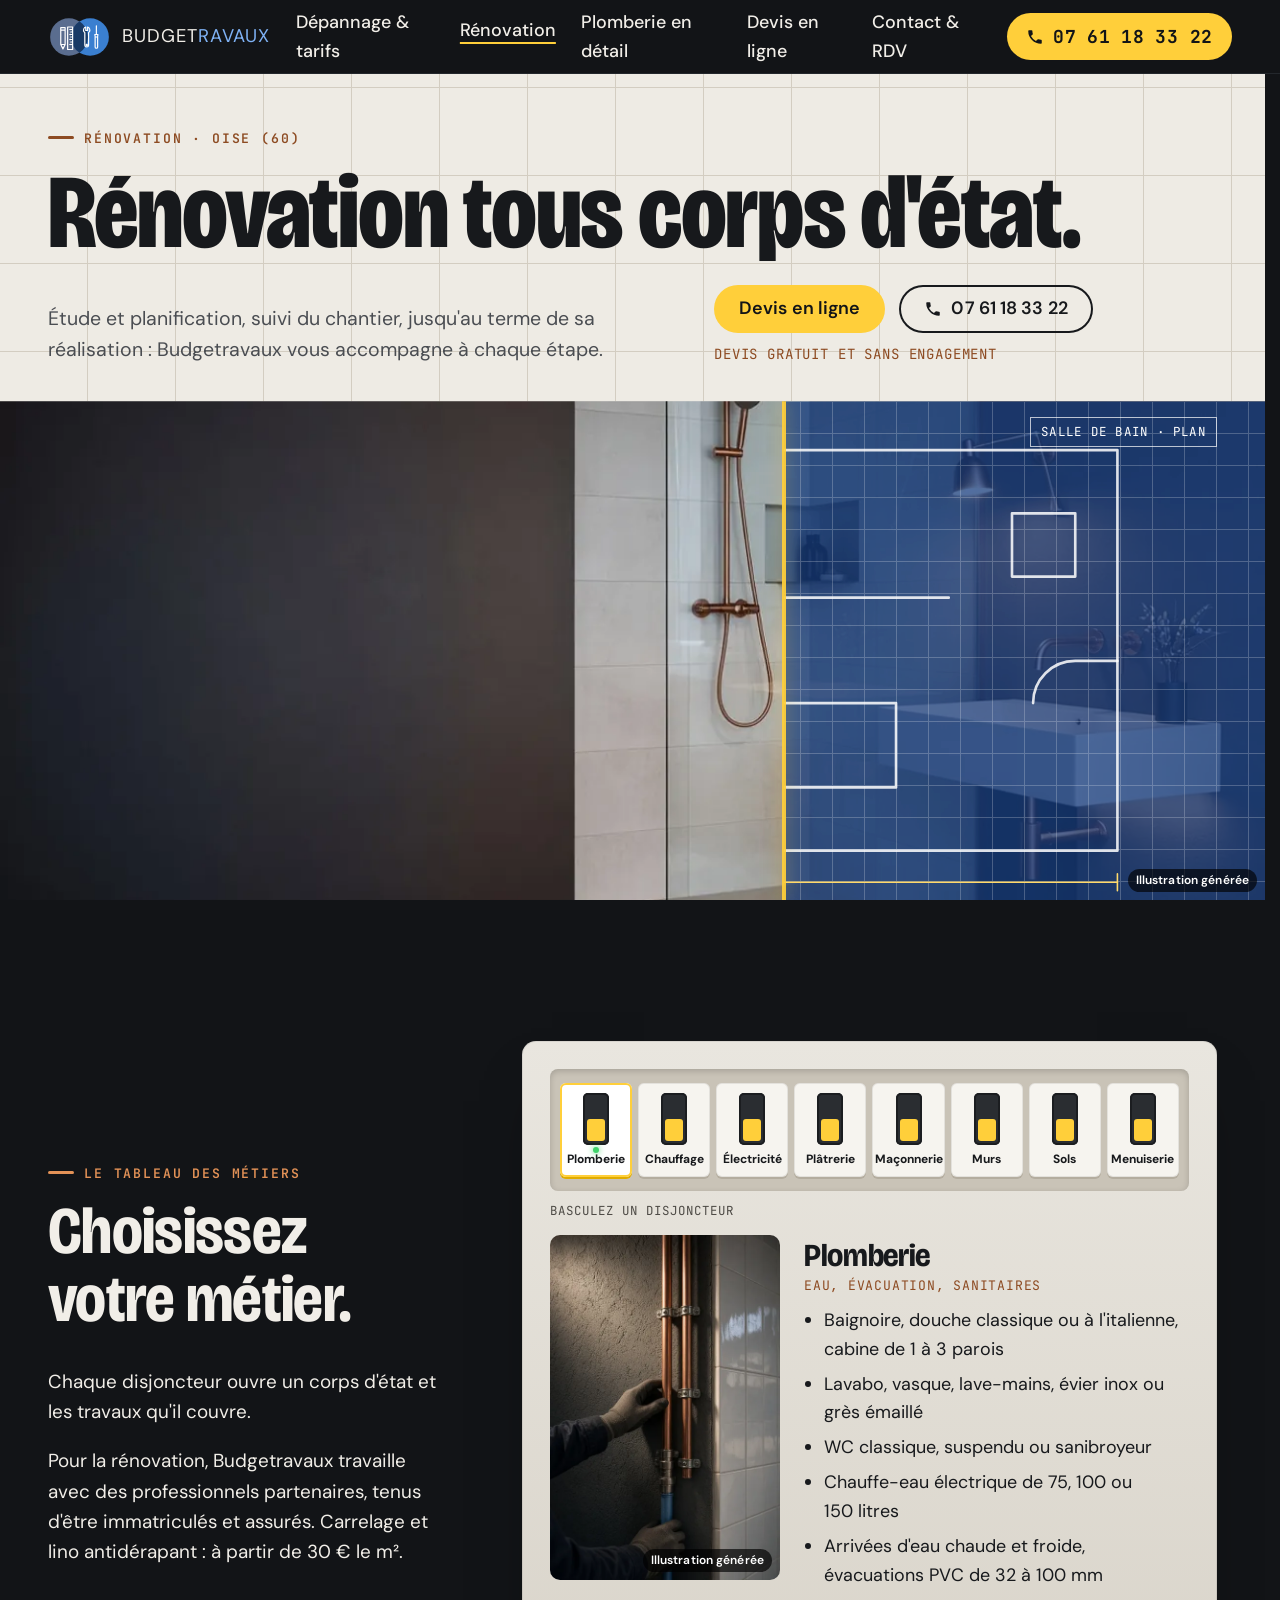
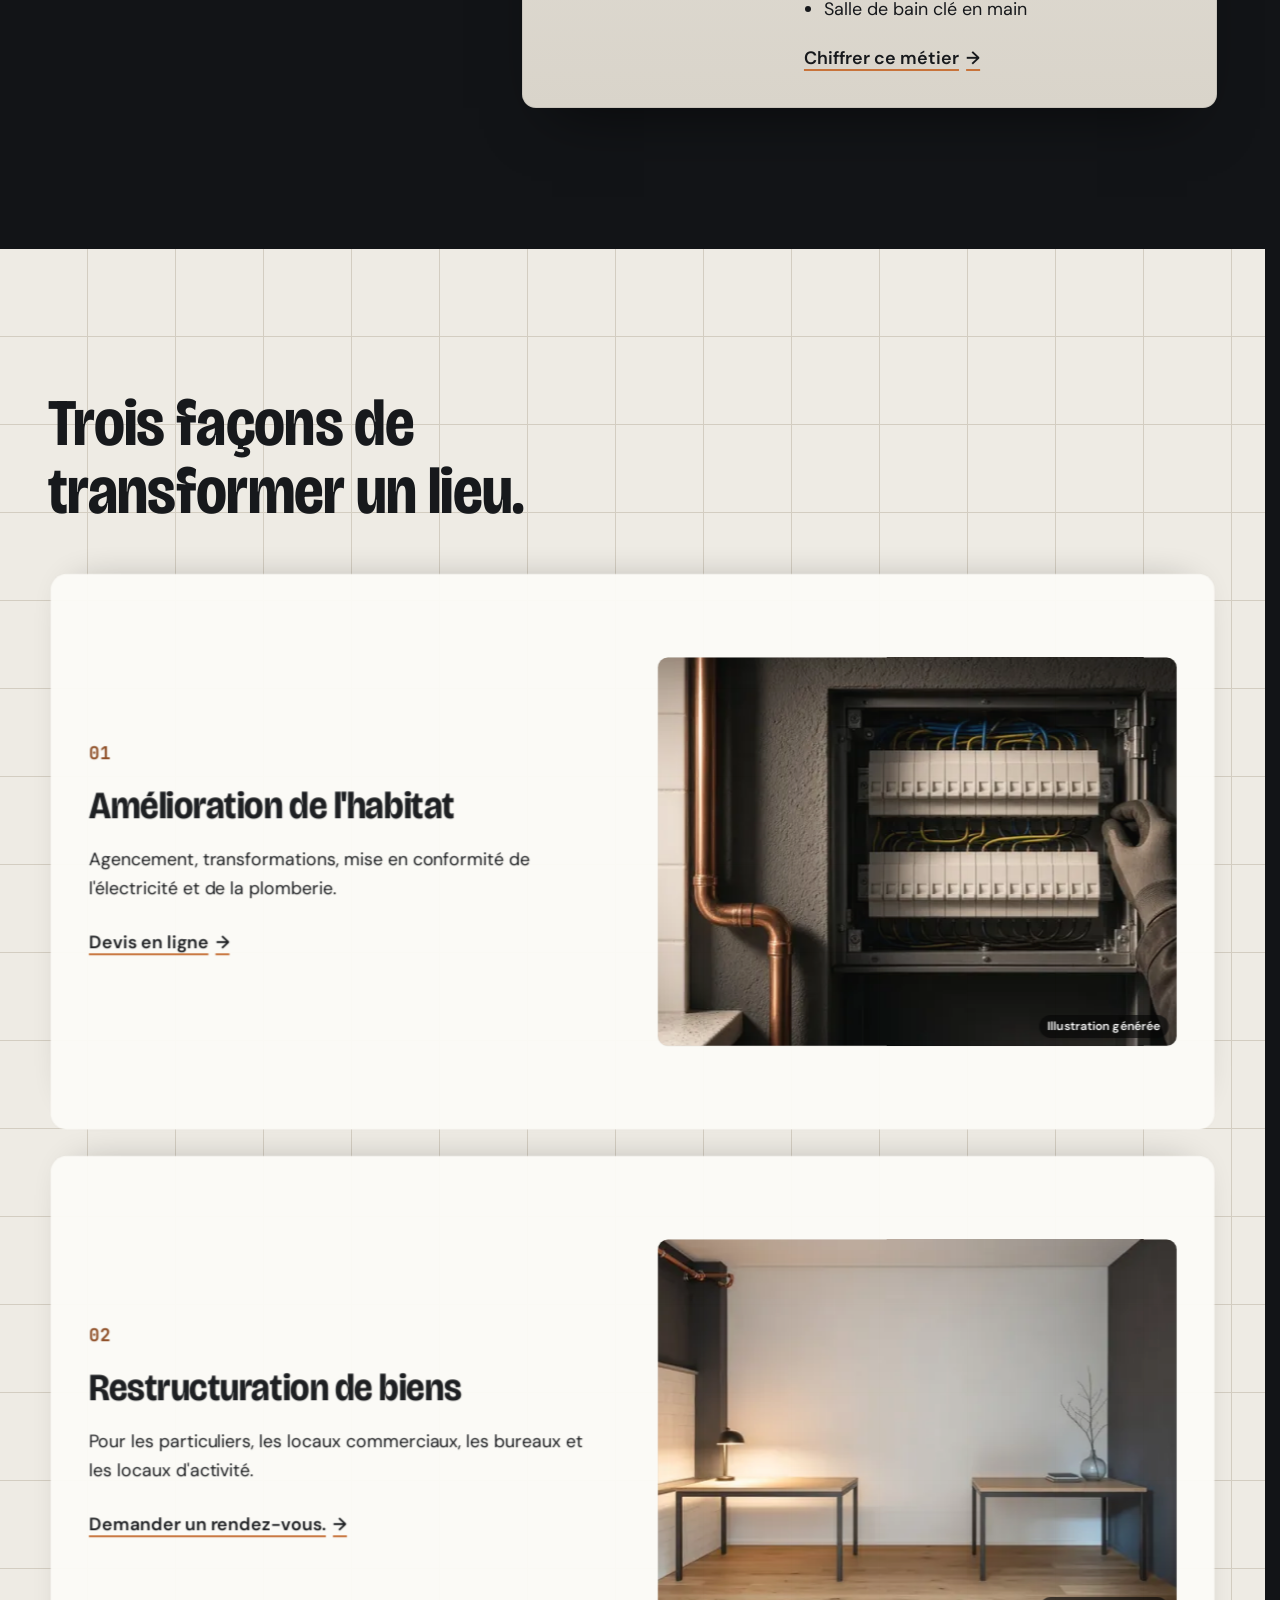
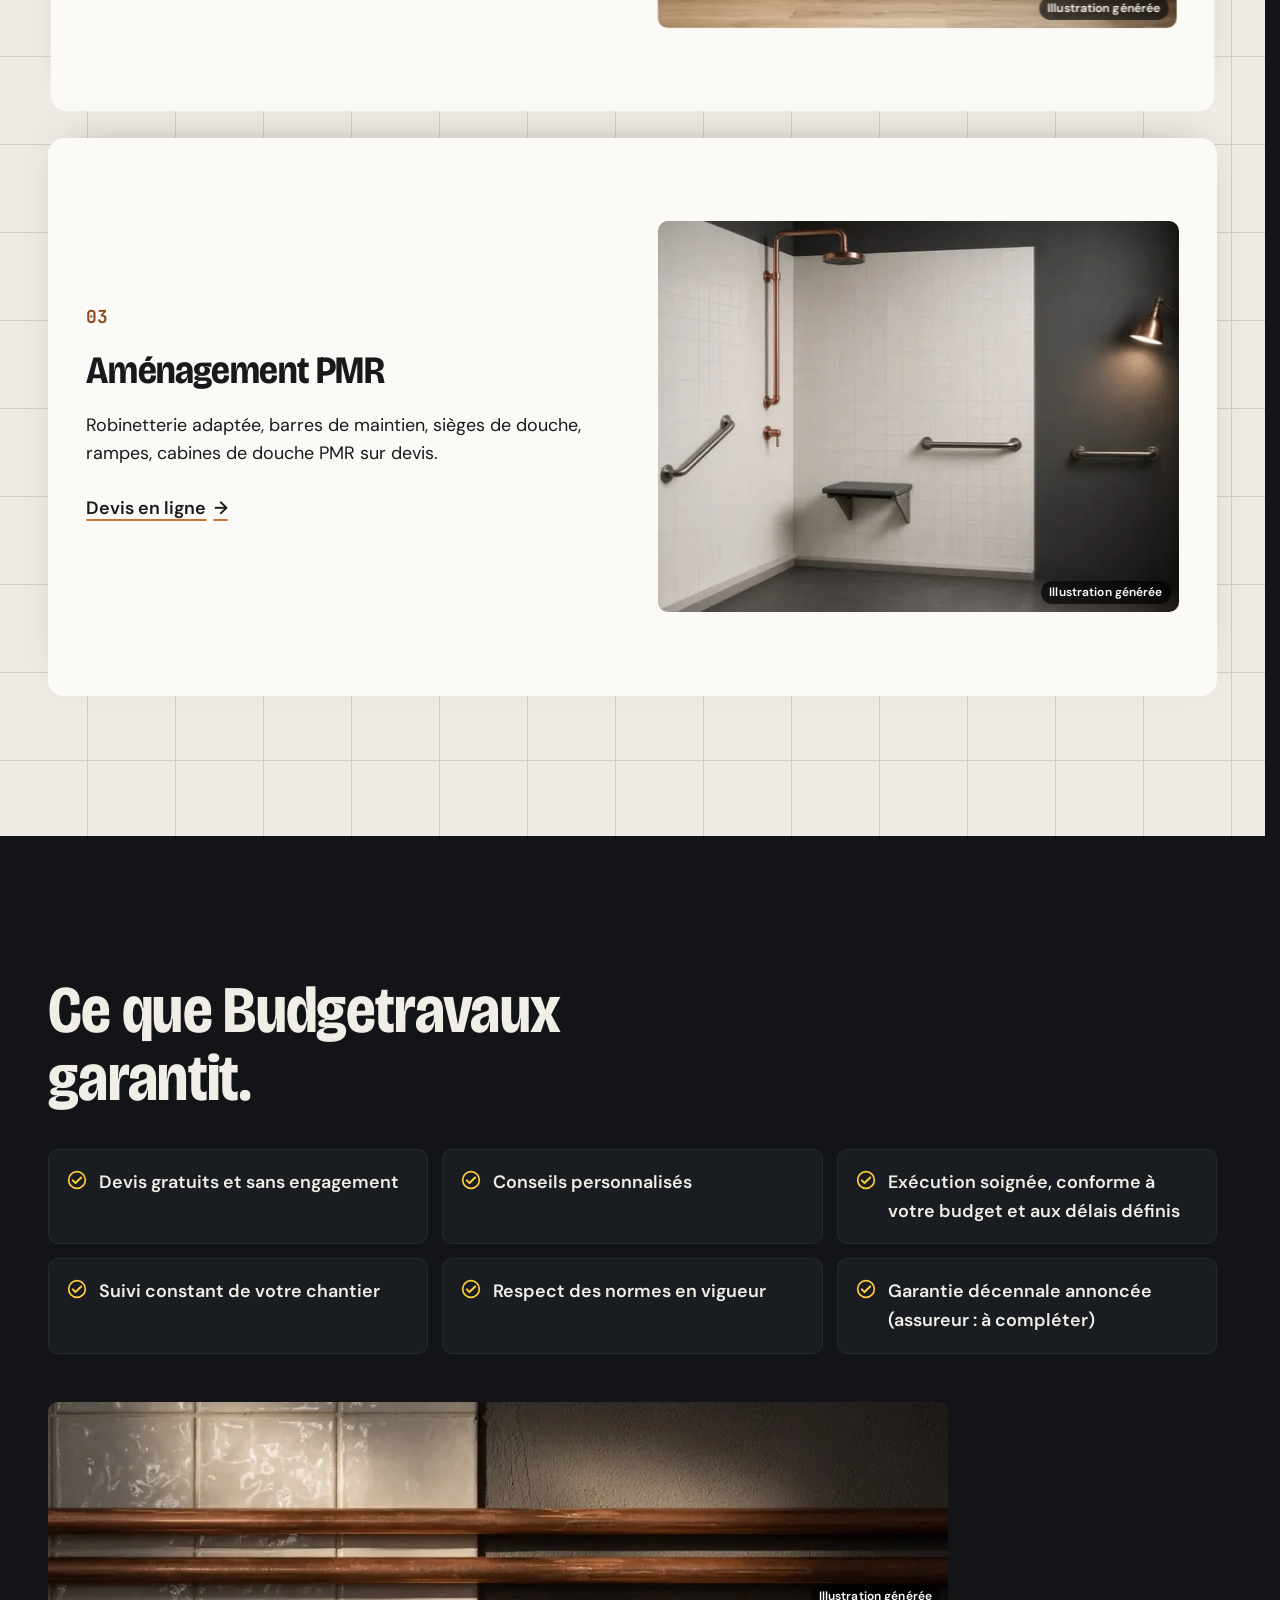
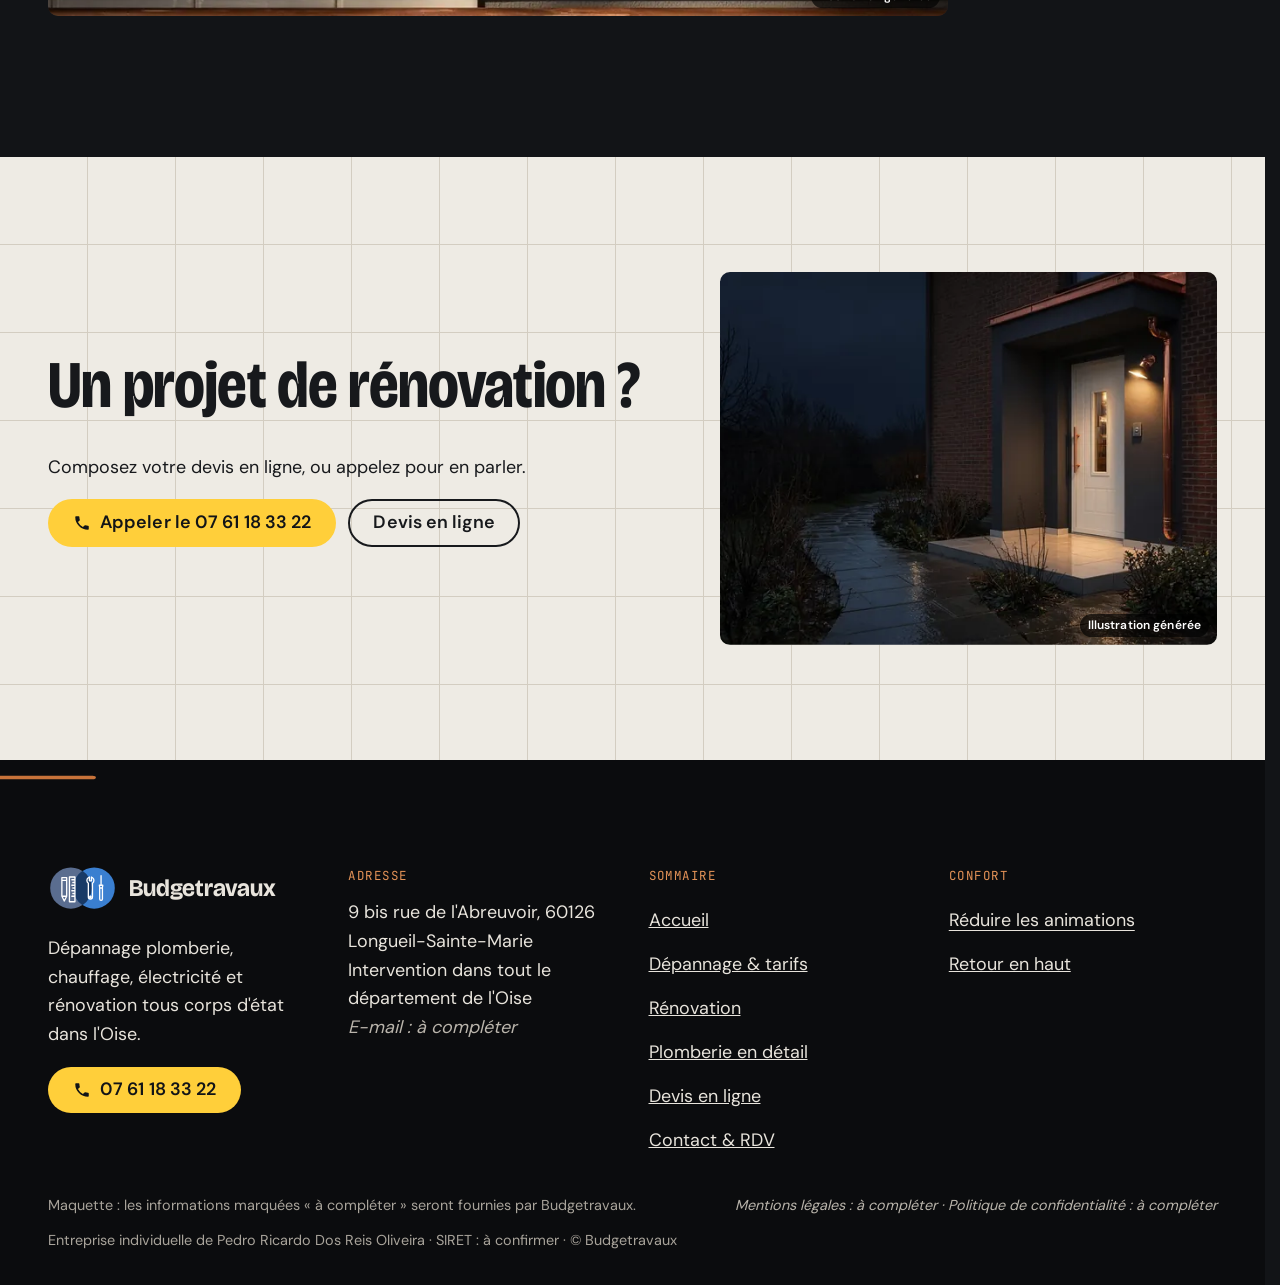
<file: renovation.html>
<!doctype html>
<html lang="fr" data-v="2" data-curseur>
<head>
<meta charset="utf-8">
<meta name="viewport" content="width=device-width, initial-scale=1, viewport-fit=cover">
<title>Rénovation tous corps d&#39;état : Budgetravaux, Oise (60)</title>
<meta name="description" content="Plomberie, chauffage, électricité, plâtrerie, maçonnerie, murs, sols, menuiserie et aménagement PMR, pour les particuliers et les professionnels.">
<meta name="robots" content="noindex, nofollow">
<link rel="canonical" href="https://budgetravaux-maquette.vercel.app/renovation">
<style>:root{--fond:#121417;--texte:#f1eee8;--voile-fond:#0b0c0e;--ouverture-fond:#0b0c0e;--menu-fond:#121417}:root { --entete-h: 72px; --barres-h: 0px; } html { background: var(--fond); color: var(--texte); scrollbar-gutter: stable; } body { margin: 0; background: var(--fond); } html.js:not(.calme):not(.secours):not([data-arrivee="retour"]) [data-anime] { opacity: 0; } html.js:not(.calme):not(.secours):not([data-arrivee="retour"]) [data-anime].vu { opacity: 1; } [data-voile] { position: fixed; inset: 0; z-index: 900; background: var(--voile-fond); transform: translateY(100%); visibility: hidden; pointer-events: none; } html[data-arrivee="voile"]:not(.voile-leve):not(.calme):not(.secours) [data-voile] { transform: none; visibility: visible; } html.calme [data-voile], html.secours [data-voile] { visibility: hidden !important; } .ouverture-panneau { position: fixed; inset: 0; z-index: 850; display: none; place-content: center; justify-items: center; background: var(--ouverture-fond, var(--voile-fond)); color: var(--fond); text-align: center; } html.js[data-arrivee="intro"]:not(.calme):not(.secours):not(.intro-finie) .ouverture-panneau { display: grid; } html.defilement-bloque, html.defilement-bloque body, html.js[data-arrivee="intro"]:not(.calme):not(.secours):not(.intro-finie), html.js[data-arrivee="intro"]:not(.calme):not(.secours):not(.intro-finie) body, html[data-arrivee="voile"]:not(.voile-leve):not(.calme):not(.secours), html[data-arrivee="voile"]:not(.voile-leve):not(.calme):not(.secours) body { overflow: hidden; } html.js[data-arrivee="intro"]:not(.calme):not(.secours):not(.intro-finie) { background-color: var(--ouverture-fond, var(--voile-fond)); } html[data-arrivee="voile"]:not(.voile-leve):not(.calme):not(.secours) { background-color: var(--voile-fond); }</style>
<script>(function () {
var d = document.documentElement, ss = null, ls = null;
try { ss = window.sessionStorage; ls = window.localStorage; } catch (e) {}
d.classList.add('js');
var calme = false;
try { calme = !!ls && ls.getItem('socle:calme') === 'oui'; } catch (e) {}
if (!calme && window.matchMedia && matchMedia('(prefers-reduced-motion: reduce)').matches) calme = true;
if (calme) d.classList.add('calme');
var nav = performance.getEntriesByType ? performance.getEntriesByType('navigation')[0] : null;
var type = nav ? nav.type : 'navigate';
var depart = null;
try { depart = JSON.parse(ss.getItem('socle:depart') || 'null'); ss.removeItem('socle:depart'); } catch (e) {}
if (depart && !(Date.now() - depart.t < 15000)) depart = null;
var retourSection = false;
try { retourSection = !!ss.getItem('socle:calme-retour'); } catch (e) {}
var mode = type === 'back_forward' || retourSection ? 'retour' : type === 'reload' ? 'intro' : depart ? 'voile' : 'intro';
d.setAttribute('data-arrivee', mode);
if (mode === 'voile' && depart.couleur) d.style.setProperty('--voile-fond', depart.couleur);
if (type === 'reload' && 'scrollRestoration' in history) {
if (!retourSection) history.scrollRestoration = 'manual';
}
try {
var choisie = ls && ls.getItem('socle:langue');
var langue = (d.lang || '').slice(0, 2);
if (choisie && choisie !== langue && type === 'navigate' && !depart) {
var alt = document.querySelector('link[rel="alternate"][hreflang="' + choisie + '"]');
if (alt) location.replace(new URL(alt.href).pathname + location.search + location.hash);
}
} catch (e) {}
setTimeout(function () { if (!d.classList.contains('demarre')) d.classList.add('secours'); }, 2000);
})();</script>
<link rel="preload" href="/assets/polices/bricolage.woff2" as="font" type="font/woff2" crossorigin>
<link rel="preload" href="/assets/polices/dm-sans.woff2" as="font" type="font/woff2" crossorigin>
<link rel="stylesheet" href="/assets/css/socle.css?v=2">
<link rel="stylesheet" href="/assets/css/site.css?v=2">
<link rel="modulepreload" href="/assets/js/site.js?v=2">
<link rel="modulepreload" href="/assets/js/socle/index.js?v=2">
<script src="/assets/vendor/gsap.min.js" defer></script>
<script src="/assets/vendor/ScrollTrigger.min.js" defer></script>
<script src="/assets/vendor/SplitText.min.js" defer></script>
<script type="module" src="/assets/js/site.js?v=2"></script>
<meta name="theme-color" content="#121417">
<link rel="icon" href="/assets/images/favicon.svg" type="image/svg+xml">
<link rel="apple-touch-icon" href="/assets/images/apple-touch-icon.png">
<meta property="og:type" content="website">
<meta property="og:site_name" content="Budgetravaux">
<meta property="og:locale" content="fr_FR">
<meta property="og:title" content="Rénovation tous corps d&#39;état : Budgetravaux, Oise (60)">
<meta property="og:description" content="Plomberie, chauffage, électricité, plâtrerie, maçonnerie, murs, sols, menuiserie et aménagement PMR, pour les particuliers et les professionnels.">
<meta property="og:url" content="https://budgetravaux-maquette.vercel.app/renovation">
<meta property="og:image" content="https://budgetravaux-maquette.vercel.app/assets/partage/renovation-fr.jpg">
<meta property="og:image:width" content="1200">
<meta property="og:image:height" content="630">
<meta property="og:image:alt" content="Rénovation tous corps d&#39;état avec Budgetravaux">
<meta name="twitter:card" content="summary_large_image">
<script type="application/ld+json">{"@context":"https://schema.org","@type":"Plumber","name":"Budgetravaux","url":"https://budgetravaux-maquette.vercel.app/","telephone":"+33761183322","founder":{"@type":"Person","name":"Pedro Ricardo Dos Reis Oliveira"},"address":{"@type":"PostalAddress","streetAddress":"9 bis rue de l'Abreuvoir","postalCode":"60126","addressLocality":"Longueil-Sainte-Marie","addressCountry":"FR"},"areaServed":{"@type":"AdministrativeArea","name":"Oise (60)"},"description":"Dépannage plomberie, chauffage et électricité, rénovation tous corps d'état dans l'Oise. Devis gratuit, déplacement inclus."}</script>
</head>
<body id="haut">
<div data-voile aria-hidden="true"><div class="voile-contenu"><img src="/assets/images/logo-clair.svg" alt="" width="88" height="56"><span data-voile-libelle>Rénovation</span></div></div>
<div class="ouverture-panneau" data-ouverture aria-hidden="true">
  <div class="ouverture-faisceau"></div>
  <img class="ouverture-logo" src="/assets/images/logo-clair.svg" alt="" width="113" height="72">
  <p class="ouverture-nom">Budgetravaux</p>
  <p class="ouverture-ligne">Dépannage et rénovation · Oise (60)</p>
</div>
<a class="evitement" href="#contenu">Aller au contenu</a>
<header data-entete>
  <div class="entete-rangee">
    <a class="entete-logo" href="/" data-libelle="Accueil">
      <img src="/assets/images/logo-clair.svg" alt="" width="63" height="40"><span><span class="logo-b">Budget</span><span class="logo-r">ravaux</span></span>
    </a>
    <nav data-nav aria-label="Navigation principale">
      <ul><li><a href="/depannage" data-libelle="Dépannage &amp; tarifs">Dépannage &amp; tarifs</a></li><li><a href="/renovation" data-libelle="Rénovation" aria-current="page">Rénovation</a></li><li><a href="/plomberie" data-libelle="Plomberie en détail">Plomberie en détail</a></li><li><a href="/devis-en-ligne" data-libelle="Devis en ligne">Devis en ligne</a></li><li><a href="/contact" data-libelle="Contact &amp; RDV">Contact &amp; RDV</a></li></ul>
    </nav>
    <div class="entete-actions">
      <a class="bouton bouton--appel" href="tel:+33761183322" aria-label="Appeler le 07 61 18 33 22"><svg class="icone" viewBox="0 0 24 24" width="18" height="18" aria-hidden="true"><path d="M6.6 10.8a15.1 15.1 0 0 0 6.6 6.6l2.2-2.2a1 1 0 0 1 1-.25 11.4 11.4 0 0 0 3.6.57 1 1 0 0 1 1 1V20a1 1 0 0 1-1 1A17 17 0 0 1 3 4a1 1 0 0 1 1-1h3.5a1 1 0 0 1 1 1c0 1.25.2 2.45.57 3.57a1 1 0 0 1-.25 1L6.6 10.8z" fill="currentColor"/></svg><span>07 61 18 33 22</span></a>
      <button type="button" data-menu-bouton aria-controls="menu" aria-expanded="false" data-libelle-ouvrir="Menu" data-libelle-fermer="Fermer"><span data-libelle-bouton>Menu</span></button>
    </div>
  </div>
</header>
<div id="menu" data-menu role="dialog" aria-modal="true" aria-label="Menu">
  <ul><li style="--i:0"><a href="/" class="menu-lien" data-libelle="Accueil">Accueil</a></li><li style="--i:1"><a href="/depannage" class="menu-lien" data-libelle="Dépannage &amp; tarifs">Dépannage &amp; tarifs</a></li><li style="--i:2"><a href="/renovation" class="menu-lien" data-libelle="Rénovation" aria-current="page">Rénovation</a></li><li style="--i:3"><a href="/plomberie" class="menu-lien" data-libelle="Plomberie en détail">Plomberie en détail</a></li><li style="--i:4"><a href="/devis-en-ligne" class="menu-lien" data-libelle="Devis en ligne">Devis en ligne</a></li><li style="--i:5"><a href="/contact" class="menu-lien" data-libelle="Contact &amp; RDV">Contact &amp; RDV</a></li></ul>
  <p class="menu-actions"><a class="bouton bouton--appel" href="tel:+33761183322"><svg class="icone" viewBox="0 0 24 24" width="18" height="18" aria-hidden="true"><path d="M6.6 10.8a15.1 15.1 0 0 0 6.6 6.6l2.2-2.2a1 1 0 0 1 1-.25 11.4 11.4 0 0 0 3.6.57 1 1 0 0 1 1 1V20a1 1 0 0 1-1 1A17 17 0 0 1 3 4a1 1 0 0 1 1-1h3.5a1 1 0 0 1 1 1c0 1.25.2 2.45.57 3.57a1 1 0 0 1-.25 1L6.6 10.8z" fill="currentColor"/></svg>Appeler le 07 61 18 33 22</a> <a href="/devis-en-ligne" class="bouton bouton--contour" data-libelle="Devis en ligne">Devis en ligne</a></p>
  <p><button type="button" class="lien" data-calme-bascule data-libelle-reduire="Réduire les animations" data-libelle-retablir="Rétablir les animations" data-libelle-systeme="Animations réduites par le réglage de votre appareil"><span data-libelle-bouton>Réduire les animations</span></button></p>
</div>
<main id="contenu" tabindex="-1">
<section class="ov ov-chantier clair" id="debut" data-tete="chantier">
  <div class="conteneur ov-chantier-tete">
    <p class="surtitre ov-anim" data-anime="gsap">Rénovation · Oise (60)</p>
    <h1 class="ov-anim ov-titre" data-anime="gsap">Rénovation tous corps d&#39;état.</h1>
    <div class="ov-chantier-rangee">
      <p class="ov-anim ov-intro" data-anime="gsap">Étude et planification, suivi du chantier, jusqu&#39;au terme de sa réalisation : Budgetravaux vous accompagne à chaque étape.</p>
      <div class="ov-anim" data-anime="gsap">
        <p class="hero-actions"><a href="/devis-en-ligne" class="bouton bouton--appel" data-libelle="Devis en ligne" data-action-principale data-survol="magnetique">Devis en ligne</a> <a class="bouton bouton--contour" href="tel:+33761183322" data-survol="magnetique"><svg class="icone" viewBox="0 0 24 24" width="18" height="18" aria-hidden="true"><path d="M6.6 10.8a15.1 15.1 0 0 0 6.6 6.6l2.2-2.2a1 1 0 0 1 1-.25 11.4 11.4 0 0 0 3.6.57 1 1 0 0 1 1 1V20a1 1 0 0 1-1 1A17 17 0 0 1 3 4a1 1 0 0 1 1-1h3.5a1 1 0 0 1 1 1c0 1.25.2 2.45.57 3.57a1 1 0 0 1-.25 1L6.6 10.8z" fill="currentColor"/></svg>07 61 18 33 22</a></p>
        <p class="hero-info" data-info-cle>Devis gratuit et sans engagement</p>
      </div>
    </div>
  </div>
  <div class="ov-chantier-bande" data-effet="chantier">
    <figure class="media ov-chantier-photo" data-grok style="--cadrage:55% 55%;--cadrage-mobile:72% 55%">
  <picture>
    <img src="/assets/images/grok/renovation-bande-1280.webp" srcset="/assets/images/grok/renovation-bande-640.webp 640w, /assets/images/grok/renovation-bande-1280.webp 1280w, /assets/images/grok/renovation-bande-1600.webp 1600w" sizes="100vw" alt="Salle de bain rénovée avec douche à l&#39;italienne" width="1280" height="549" fetchpriority="high" loading="eager" decoding="async">
  </picture><figcaption class="mention-ia">Illustration générée</figcaption>
</figure>
    <div class="ov-calque" aria-hidden="true" data-audit-ignorer>
      <svg viewBox="0 0 1200 500" preserveAspectRatio="xMidYMid slice"><path d="M640 60 V440"/><path d="M640 60 H1060 V440 H640"/><path d="M700 60 V200 H900"/><path d="M960 120 h60 v60 h-60 z"/><path d="M700 300 h150 v80 h-150 z"/><path d="M1060 260 h-40 a40 40 0 0 0 -40 40"/><path d="M640 380 h40"/><path d="M120 120 H560"/><path d="M120 200 H480"/><path d="M120 280 H520"/><g class="cotes"><path d="M640 470 H1060"/><path d="M640 462 v16 M1060 462 v16"/></g></svg>
      <p class="ov-calque-legende">Salle de bain · plan</p>
    </div>
    <span class="ov-calque-bord" aria-hidden="true" data-audit-ignorer></span>
  </div>
</section>
<section class="metiers sombre" id="metiers">
  <div class="conteneur metiers-grille">
    <header class="tete-section">
      <p class="surtitre" data-anime>Le tableau des métiers</p>
      <h2 data-anime="lignes">Choisissez votre métier.</h2>
      <p data-anime>Chaque disjoncteur ouvre un corps d&#39;état et les travaux qu&#39;il couvre.</p>
      <p data-anime>Pour la rénovation, Budgetravaux travaille avec des professionnels partenaires, tenus d&#39;être immatriculés et assurés. Carrelage et lino antidérapant : à partir de 30 € le m².</p>
    </header>
    <div class="tableau-elec" data-effet="disjoncteurs" data-tableau="renovation" role="group" aria-label="Tableau des corps d&#39;état">
  <div class="tableau-rangee">
    <button type="button" class="disjoncteur" data-metier="plomberie" aria-pressed="true" aria-controls="panneau-renovation">
      <span class="disj-corps"><span class="disj-levier"></span></span>
      <span class="disj-nom">Plomberie</span>
    </button><button type="button" class="disjoncteur" data-metier="chauffage" aria-pressed="false" aria-controls="panneau-renovation">
      <span class="disj-corps"><span class="disj-levier"></span></span>
      <span class="disj-nom">Chauffage</span>
    </button><button type="button" class="disjoncteur" data-metier="electricite" aria-pressed="false" aria-controls="panneau-renovation">
      <span class="disj-corps"><span class="disj-levier"></span></span>
      <span class="disj-nom">Électricité</span>
    </button><button type="button" class="disjoncteur" data-metier="platrerie" aria-pressed="false" aria-controls="panneau-renovation">
      <span class="disj-corps"><span class="disj-levier"></span></span>
      <span class="disj-nom">Plâtrerie</span>
    </button><button type="button" class="disjoncteur" data-metier="maconnerie" aria-pressed="false" aria-controls="panneau-renovation">
      <span class="disj-corps"><span class="disj-levier"></span></span>
      <span class="disj-nom">Maçonnerie</span>
    </button><button type="button" class="disjoncteur" data-metier="murs" aria-pressed="false" aria-controls="panneau-renovation">
      <span class="disj-corps"><span class="disj-levier"></span></span>
      <span class="disj-nom">Murs</span>
    </button><button type="button" class="disjoncteur" data-metier="sols" aria-pressed="false" aria-controls="panneau-renovation">
      <span class="disj-corps"><span class="disj-levier"></span></span>
      <span class="disj-nom">Sols</span>
    </button><button type="button" class="disjoncteur" data-metier="menuiserie" aria-pressed="false" aria-controls="panneau-renovation">
      <span class="disj-corps"><span class="disj-levier"></span></span>
      <span class="disj-nom">Menuiserie</span>
    </button>
  </div>
  <p class="tableau-indice">Basculez un disjoncteur</p>
  <div class="tableau-panneaux" id="panneau-renovation" aria-live="polite">
    <article class="metier-panneau actif" data-panneau="plomberie">
      <figure class="media metier-media" data-grok style="--cadrage:50% 50%">
  <picture>
    <img src="/assets/images/grok/metier-plomberie-784.webp" srcset="/assets/images/grok/metier-plomberie-480.webp 480w, /assets/images/grok/metier-plomberie-640.webp 640w, /assets/images/grok/metier-plomberie-784.webp 784w" sizes="(max-width: 760px) 90vw, 300px" alt="" width="784" height="1175" loading="lazy" decoding="async">
  </picture><figcaption class="mention-ia">Illustration générée</figcaption>
</figure>
      <div>
        <h3>Plomberie</h3>
        <p class="metier-court">Eau, évacuation, sanitaires</p>
        <ul role="list"><li>Baignoire, douche classique ou à l&#39;italienne, cabine de 1 à 3 parois</li><li>Lavabo, vasque, lave-mains, évier inox ou grès émaillé</li><li>WC classique, suspendu ou sanibroyeur</li><li>Chauffe-eau électrique de 75, 100 ou 150 litres</li><li>Arrivées d&#39;eau chaude et froide, évacuations PVC de 32 à 100 mm</li><li>Salle de bain clé en main</li></ul>
        <a href="/devis-en-ligne?metier=plomberie" class="lien-fleche" data-libelle="Devis en ligne">Chiffrer ce métier</a>
      </div>
    </article><article class="metier-panneau" data-panneau="chauffage" hidden>
      <figure class="media metier-media" data-grok style="--cadrage:50% 50%">
  <picture>
    <img src="/assets/images/grok/metier-chauffage-784.webp" srcset="/assets/images/grok/metier-chauffage-480.webp 480w, /assets/images/grok/metier-chauffage-640.webp 640w, /assets/images/grok/metier-chauffage-784.webp 784w" sizes="(max-width: 760px) 90vw, 300px" alt="" width="784" height="1175" loading="lazy" decoding="async">
  </picture><figcaption class="mention-ia">Illustration générée</figcaption>
</figure>
      <div>
        <h3>Chauffage</h3>
        <p class="metier-court">Chauffe-eau, chaudière, radiateurs</p>
        <ul role="list"><li>Dépannage de chauffe-eau et de chaudière</li><li>Recherche de panne et remise en route, chaudières jusqu&#39;à 45 kW</li><li>Radiateurs : détail à compléter</li></ul>
        <a href="/devis-en-ligne?metier=chauffage" class="lien-fleche" data-libelle="Devis en ligne">Chiffrer ce métier</a>
      </div>
    </article><article class="metier-panneau" data-panneau="electricite" hidden>
      <figure class="media metier-media" data-grok style="--cadrage:50% 50%">
  <picture>
    <img src="/assets/images/grok/metier-electricite-784.webp" srcset="/assets/images/grok/metier-electricite-480.webp 480w, /assets/images/grok/metier-electricite-640.webp 640w, /assets/images/grok/metier-electricite-784.webp 784w" sizes="(max-width: 760px) 90vw, 300px" alt="" width="784" height="1175" loading="lazy" decoding="async">
  </picture><figcaption class="mention-ia">Illustration générée</figcaption>
</figure>
      <div>
        <h3>Électricité</h3>
        <p class="metier-court">Tableau, prises, éclairage</p>
        <ul role="list"><li>Tableau électrique, du studio au 6 pièces avec 2 salles de bain</li><li>Prises 16 A, 20 A et 32 A, prises télévision, téléphone et RJ45</li><li>Points lumineux, interrupteurs, va-et-vient, variateurs</li><li>Interphone, motorisation de portail, rideau électrique</li><li>Mise en conformité</li></ul>
        <a href="/devis-en-ligne?metier=electricite" class="lien-fleche" data-libelle="Devis en ligne">Chiffrer ce métier</a>
      </div>
    </article><article class="metier-panneau" data-panneau="platrerie" hidden>
      <figure class="media metier-media" data-grok style="--cadrage:50% 50%">
  <picture>
    <img src="/assets/images/grok/metier-platrerie-784.webp" srcset="/assets/images/grok/metier-platrerie-480.webp 480w, /assets/images/grok/metier-platrerie-640.webp 640w, /assets/images/grok/metier-platrerie-784.webp 784w" sizes="(max-width: 760px) 90vw, 300px" alt="" width="784" height="1175" loading="lazy" decoding="async">
  </picture><figcaption class="mention-ia">Illustration générée</figcaption>
</figure>
      <div>
        <h3>Plâtrerie et isolation</h3>
        <p class="metier-court">Cloisons, doublages, faux plafonds</p>
        <ul role="list"><li>Cloisons en carreaux de plâtre 5 ou 7 cm, ou en BA 13, standard ou hydrofuge</li><li>Doublages collés ou sur ossature, laine de roche, de verre ou isolants naturels</li><li>Faux plafonds en plaques ou en dalles 60 × 60</li><li>Cloisons en pavés de verre</li><li>Isolation phonique, liège, isolation de tuyauterie</li></ul>
        <a href="/devis-en-ligne?metier=platrerie" class="lien-fleche" data-libelle="Devis en ligne">Chiffrer ce métier</a>
      </div>
    </article><article class="metier-panneau" data-panneau="maconnerie" hidden>
      <figure class="media metier-media" data-grok style="--cadrage:50% 50%">
  <picture>
    <img src="/assets/images/grok/metier-maconnerie-784.webp" srcset="/assets/images/grok/metier-maconnerie-480.webp 480w, /assets/images/grok/metier-maconnerie-640.webp 640w, /assets/images/grok/metier-maconnerie-784.webp 784w" sizes="(max-width: 760px) 90vw, 300px" alt="" width="784" height="1175" loading="lazy" decoding="async">
  </picture><figcaption class="mention-ia">Illustration générée</figcaption>
</figure>
      <div>
        <h3>Maçonnerie</h3>
        <p class="metier-court">Gros œuvre et reprises</p>
        <ul role="list"><li>Détail des travaux de maçonnerie : à compléter</li></ul>
        <a href="/devis-en-ligne?metier=maconnerie" class="lien-fleche" data-libelle="Devis en ligne">Chiffrer ce métier</a>
      </div>
    </article><article class="metier-panneau" data-panneau="murs" hidden>
      <figure class="media metier-media" data-grok style="--cadrage:50% 50%">
  <picture>
    <img src="/assets/images/grok/metier-murs-784.webp" srcset="/assets/images/grok/metier-murs-480.webp 480w, /assets/images/grok/metier-murs-640.webp 640w, /assets/images/grok/metier-murs-784.webp 784w" sizes="(max-width: 760px) 90vw, 300px" alt="" width="784" height="1175" loading="lazy" decoding="async">
  </picture><figcaption class="mention-ia">Illustration générée</figcaption>
</figure>
      <div>
        <h3>Murs et plafonds</h3>
        <p class="metier-court">Peinture, papier peint, faïence</p>
        <ul role="list"><li>Dépose de carrelage, de papier peint ou d&#39;enduit</li><li>Préparation selon l&#39;état des murs et des plafonds</li><li>Peinture mate, satinée ou brillante, peintures décoratives</li><li>Papier peint, toile de verre, faïence et pâte de verre</li><li>Peinture des plinthes, fenêtres, portes et radiateurs</li></ul>
        <a href="/devis-en-ligne?metier=murs" class="lien-fleche" data-libelle="Devis en ligne">Chiffrer ce métier</a>
      </div>
    </article><article class="metier-panneau" data-panneau="sols" hidden>
      <figure class="media metier-media" data-grok style="--cadrage:50% 50%">
  <picture>
    <img src="/assets/images/grok/metier-sols-784.webp" srcset="/assets/images/grok/metier-sols-480.webp 480w, /assets/images/grok/metier-sols-640.webp 640w, /assets/images/grok/metier-sols-784.webp 784w" sizes="(max-width: 760px) 90vw, 300px" alt="" width="784" height="1175" loading="lazy" decoding="async">
  </picture><figcaption class="mention-ia">Illustration générée</figcaption>
</figure>
      <div>
        <h3>Revêtements de sols</h3>
        <p class="metier-court">Carrelage, lino</p>
        <ul role="list"><li>Pose de carrelage 30 × 30 à 40 cm : à partir de 30 € le m²</li><li>Lino antidérapant : à partir de 30 € le m²</li><li>Autres revêtements : détail à compléter</li></ul>
        <a href="/devis-en-ligne?metier=sols" class="lien-fleche" data-libelle="Devis en ligne">Chiffrer ce métier</a>
      </div>
    </article><article class="metier-panneau" data-panneau="menuiserie" hidden>
      <figure class="media metier-media" data-grok style="--cadrage:50% 50%">
  <picture>
    <img src="/assets/images/grok/metier-menuiserie-784.webp" srcset="/assets/images/grok/metier-menuiserie-480.webp 480w, /assets/images/grok/metier-menuiserie-640.webp 640w, /assets/images/grok/metier-menuiserie-784.webp 784w" sizes="(max-width: 760px) 90vw, 300px" alt="" width="784" height="1175" loading="lazy" decoding="async">
  </picture><figcaption class="mention-ia">Illustration générée</figcaption>
</figure>
      <div>
        <h3>Menuiserie</h3>
        <p class="metier-court">Portes, fenêtres, escaliers</p>
        <ul role="list"><li>Portes blindées 3 ou 5 points, portes intérieures battantes ou coulissantes</li><li>Fenêtres et portes-fenêtres PVC, bois ou aluminium, volets roulants</li><li>Fenêtres de toit 55 × 78, 78 × 98, 114 × 118 cm</li><li>Escaliers droits, quart tournant ou hélicoïdaux</li><li>Planchers sapin, bois exotique ou chêne</li></ul>
        <a href="/devis-en-ligne?metier=menuiserie" class="lien-fleche" data-libelle="Devis en ligne">Chiffrer ce métier</a>
      </div>
    </article>
  </div>
</div>
  </div>
</section>
<section class="projets bloc clair" id="projets">
  <div class="conteneur">
    <header class="tete-section">
      <h2 data-anime="lignes">Trois façons de transformer un lieu.</h2>
    </header>
    <ol class="planches" role="list" data-effet="planches">
      <li class="planche" id="amelioration">
        <div><p class="planche-n">01</p><h3>Amélioration de l&#39;habitat</h3><p>Agencement, transformations, mise en conformité de l&#39;électricité et de la plomberie.</p><a href="/devis-en-ligne" class="lien-fleche" data-libelle="Devis en ligne">Devis en ligne</a></div>
        <figure class="media planche-media" data-grok style="--cadrage:50% 50%">
  <picture>
    <img src="/assets/images/grok/urgence-electricite-800.webp" srcset="/assets/images/grok/urgence-electricite-480.webp 480w, /assets/images/grok/urgence-electricite-640.webp 640w, /assets/images/grok/urgence-electricite-800.webp 800w" sizes="(max-width: 760px) 90vw, 40vw" alt="" width="800" height="534" loading="lazy" decoding="async">
  </picture><figcaption class="mention-ia">Illustration générée</figcaption>
</figure>
      </li>
      <li class="planche" id="restructuration">
        <div><p class="planche-n">02</p><h3>Restructuration de biens</h3><p>Pour les particuliers, les locaux commerciaux, les bureaux et les locaux d&#39;activité.</p><a href="/contact?type=renovation#rendez-vous" class="lien-fleche" data-libelle="Contact &amp; RDV">Demander un rendez-vous.</a></div>
        <figure class="media planche-media" data-grok style="--cadrage:50% 50%">
  <picture>
    <img src="/assets/images/grok/renovation-pro-800.webp" srcset="/assets/images/grok/renovation-pro-480.webp 480w, /assets/images/grok/renovation-pro-640.webp 640w, /assets/images/grok/renovation-pro-800.webp 800w" sizes="(max-width: 760px) 90vw, 40vw" alt="Petit bureau rénové, murs blancs et parquet clair" width="800" height="534" loading="lazy" decoding="async">
  </picture><figcaption class="mention-ia">Illustration générée</figcaption>
</figure>
      </li>
      <li class="planche" id="pmr">
        <div><p class="planche-n">03</p><h3>Aménagement PMR</h3><p>Robinetterie adaptée, barres de maintien, sièges de douche, rampes, cabines de douche PMR sur devis.</p><a href="/devis-en-ligne?metier=plomberie" class="lien-fleche" data-libelle="Devis en ligne">Devis en ligne</a></div>
        <figure class="media planche-media" data-grok style="--cadrage:50% 50%">
  <picture>
    <img src="/assets/images/grok/renovation-pmr-800.webp" srcset="/assets/images/grok/renovation-pmr-480.webp 480w, /assets/images/grok/renovation-pmr-640.webp 640w, /assets/images/grok/renovation-pmr-800.webp 800w" sizes="(max-width: 760px) 90vw, 40vw" alt="Salle de bain accessible avec siège de douche et barres de maintien" width="800" height="534" loading="lazy" decoding="async">
  </picture><figcaption class="mention-ia">Illustration générée</figcaption>
</figure>
      </li>
    </ol>
  </div>
</section>
<section class="garanties-section bloc sombre" id="garanties">
  <div class="conteneur">
    <header class="tete-section">
      <h2 data-anime="lignes">Ce que Budgetravaux garantit.</h2>
    </header>
    <ul class="garanties" role="list" data-anime="cascade">
      <li><svg class="icone icone--coche" viewBox="0 0 24 24" width="20" height="20" aria-hidden="true"><circle cx="12" cy="12" r="10" fill="none" stroke="currentColor" stroke-width="2"/><path d="M7 12.5l3.2 3.2L17 9" fill="none" stroke="currentColor" stroke-width="2.4" stroke-linecap="round" stroke-linejoin="round"/></svg><span>Devis gratuits et sans engagement</span></li><li><svg class="icone icone--coche" viewBox="0 0 24 24" width="20" height="20" aria-hidden="true"><circle cx="12" cy="12" r="10" fill="none" stroke="currentColor" stroke-width="2"/><path d="M7 12.5l3.2 3.2L17 9" fill="none" stroke="currentColor" stroke-width="2.4" stroke-linecap="round" stroke-linejoin="round"/></svg><span>Conseils personnalisés</span></li><li><svg class="icone icone--coche" viewBox="0 0 24 24" width="20" height="20" aria-hidden="true"><circle cx="12" cy="12" r="10" fill="none" stroke="currentColor" stroke-width="2"/><path d="M7 12.5l3.2 3.2L17 9" fill="none" stroke="currentColor" stroke-width="2.4" stroke-linecap="round" stroke-linejoin="round"/></svg><span>Exécution soignée, conforme à votre budget et aux délais définis</span></li><li><svg class="icone icone--coche" viewBox="0 0 24 24" width="20" height="20" aria-hidden="true"><circle cx="12" cy="12" r="10" fill="none" stroke="currentColor" stroke-width="2"/><path d="M7 12.5l3.2 3.2L17 9" fill="none" stroke="currentColor" stroke-width="2.4" stroke-linecap="round" stroke-linejoin="round"/></svg><span>Suivi constant de votre chantier</span></li><li><svg class="icone icone--coche" viewBox="0 0 24 24" width="20" height="20" aria-hidden="true"><circle cx="12" cy="12" r="10" fill="none" stroke="currentColor" stroke-width="2"/><path d="M7 12.5l3.2 3.2L17 9" fill="none" stroke="currentColor" stroke-width="2.4" stroke-linecap="round" stroke-linejoin="round"/></svg><span>Respect des normes en vigueur</span></li><li><svg class="icone icone--coche" viewBox="0 0 24 24" width="20" height="20" aria-hidden="true"><circle cx="12" cy="12" r="10" fill="none" stroke="currentColor" stroke-width="2"/><path d="M7 12.5l3.2 3.2L17 9" fill="none" stroke="currentColor" stroke-width="2.4" stroke-linecap="round" stroke-linejoin="round"/></svg><span>Garantie décennale annoncée (assureur : à compléter)</span></li>
    </ul>
    <figure class="media garanties-media" data-grok data-fx="parallaxe" data-fx-force="8" style="--cadrage:50% 80%">
  <picture>
    <img src="/assets/images/grok/texture-cuivre-1280.webp" srcset="/assets/images/grok/texture-cuivre-640.webp 640w, /assets/images/grok/texture-cuivre-1280.webp 1280w, /assets/images/grok/texture-cuivre-1600.webp 1600w" sizes="(max-width: 960px) 100vw, 900px" alt="" width="1280" height="720" loading="lazy" decoding="async">
  </picture><figcaption class="mention-ia">Illustration générée</figcaption>
</figure>
  </div>
</section>
<section class="fin-courte clair" id="fin">
  <div class="conteneur fin-courte-grille">
    <div>
      <h2 data-anime="lignes">Un projet de rénovation ?</h2>
      <p data-anime>Composez votre devis en ligne, ou appelez pour en parler.</p>
      <p class="fin-actions" data-anime>
        <a class="bouton bouton--appel" href="tel:+33761183322" data-survol="magnetique"><svg class="icone" viewBox="0 0 24 24" width="18" height="18" aria-hidden="true"><path d="M6.6 10.8a15.1 15.1 0 0 0 6.6 6.6l2.2-2.2a1 1 0 0 1 1-.25 11.4 11.4 0 0 0 3.6.57 1 1 0 0 1 1 1V20a1 1 0 0 1-1 1A17 17 0 0 1 3 4a1 1 0 0 1 1-1h3.5a1 1 0 0 1 1 1c0 1.25.2 2.45.57 3.57a1 1 0 0 1-.25 1L6.6 10.8z" fill="currentColor"/></svg>Appeler le 07 61 18 33 22</a>
        <a href="/devis-en-ligne" class="bouton bouton--contour" data-libelle="Devis en ligne" data-survol="magnetique">Devis en ligne</a>
      </p>
    </div>
    <figure class="media fin-courte-media" data-grok data-anime="rideau" style="--cadrage:78% 55%">
  <picture>
    <img src="/assets/images/grok/accueil-appel-1280.webp" srcset="/assets/images/grok/accueil-appel-640.webp 640w, /assets/images/grok/accueil-appel-1280.webp 1280w, /assets/images/grok/accueil-appel-1600.webp 1600w" sizes="(max-width: 860px) 100vw, 40vw" alt="" width="1280" height="854" loading="lazy" decoding="async">
  </picture><figcaption class="mention-ia">Illustration générée</figcaption>
</figure>
  </div>
</section>
</main>
<footer class="pied" id="pied">
  <svg class="pied-reseau" viewBox="0 0 1200 120" preserveAspectRatio="none" aria-hidden="true" data-fx="trace">
    <path d="M-10 30 H560 q30 0 30 30 v20 q0 22 22 22 h36 q22 0 22-22 V60 q0-30 30-30 H1210" fill="none" stroke="var(--cuivre)" stroke-width="6" stroke-linecap="round"/>
    <path d="M-10 52 H520 q22 0 22 22 v6" fill="none" stroke="var(--eau)" stroke-width="4" stroke-linecap="round"/>
  </svg>
  <div class="conteneur pied-grille">
    <div class="pied-marque">
      <p class="pied-logo"><img src="/assets/images/logo-clair.svg" alt="" width="69" height="44"><strong>Budgetravaux</strong></p>
      <p>Dépannage plomberie, chauffage, électricité et rénovation tous corps d&#39;état dans l&#39;Oise.</p>
      <p><a class="bouton bouton--appel" href="tel:+33761183322"><svg class="icone" viewBox="0 0 24 24" width="18" height="18" aria-hidden="true"><path d="M6.6 10.8a15.1 15.1 0 0 0 6.6 6.6l2.2-2.2a1 1 0 0 1 1-.25 11.4 11.4 0 0 0 3.6.57 1 1 0 0 1 1 1V20a1 1 0 0 1-1 1A17 17 0 0 1 3 4a1 1 0 0 1 1-1h3.5a1 1 0 0 1 1 1c0 1.25.2 2.45.57 3.57a1 1 0 0 1-.25 1L6.6 10.8z" fill="currentColor"/></svg>07 61 18 33 22</a></p>
    </div>
    <div>
      <p class="pied-titre">Adresse</p>
      <p>9 bis rue de l&#39;Abreuvoir, 60126 Longueil-Sainte-Marie<br>Intervention dans tout le département de l&#39;Oise<br><span class="a-completer">E-mail : à compléter</span></p>
    </div>
    <nav aria-label="Sommaire">
      <p class="pied-titre">Sommaire</p>
      <ul><li><a href="/" data-libelle="Accueil">Accueil</a></li><li><a href="/depannage" data-libelle="Dépannage &amp; tarifs">Dépannage &amp; tarifs</a></li><li><a href="/renovation" data-libelle="Rénovation" aria-current="page">Rénovation</a></li><li><a href="/plomberie" data-libelle="Plomberie en détail">Plomberie en détail</a></li><li><a href="/devis-en-ligne" data-libelle="Devis en ligne">Devis en ligne</a></li><li><a href="/contact" data-libelle="Contact &amp; RDV">Contact &amp; RDV</a></li></ul>
    </nav>
    <div>
      <p class="pied-titre">Confort</p>
      <ul>
        <li><button type="button" class="lien" data-calme-bascule data-libelle-reduire="Réduire les animations" data-libelle-retablir="Rétablir les animations" data-libelle-systeme="Animations réduites par le réglage de votre appareil"><span data-libelle-bouton>Réduire les animations</span></button></li>
        <li><a href="#haut" data-sans-transition>Retour en haut</a></li>
      </ul>
    </div>
  </div>
  <div class="conteneur pied-bas">
    <p>Maquette : les informations marquées « à compléter » seront fournies par Budgetravaux.</p>
    <p class="a-completer">Mentions légales : à compléter · Politique de confidentialité : à compléter</p>
    <p>Entreprise individuelle de Pedro Ricardo Dos Reis Oliveira · SIRET : à confirmer · © Budgetravaux</p>
  </div>
</footer>
<div data-barre-fixe>
  <a class="bouton bouton--appel" href="tel:+33761183322"><svg class="icone" viewBox="0 0 24 24" width="18" height="18" aria-hidden="true"><path d="M6.6 10.8a15.1 15.1 0 0 0 6.6 6.6l2.2-2.2a1 1 0 0 1 1-.25 11.4 11.4 0 0 0 3.6.57 1 1 0 0 1 1 1V20a1 1 0 0 1-1 1A17 17 0 0 1 3 4a1 1 0 0 1 1-1h3.5a1 1 0 0 1 1 1c0 1.25.2 2.45.57 3.57a1 1 0 0 1-.25 1L6.6 10.8z" fill="currentColor"/></svg>Appeler</a>
  <a class="bouton bouton--contour" href="/devis-en-ligne" data-libelle="Devis en ligne">Devis en ligne</a>
</div>
</body>
</html>
</file>
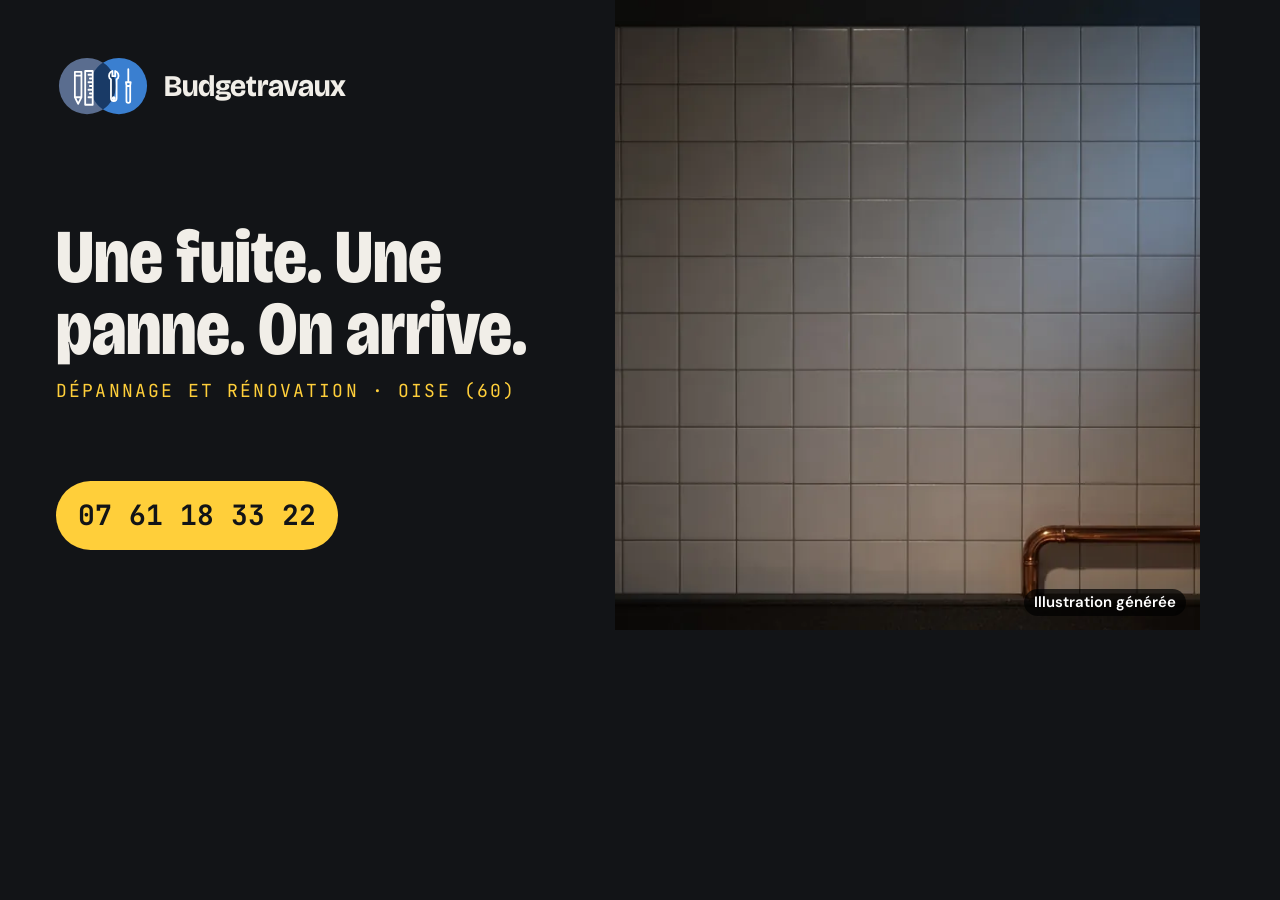
<file: _partage/accueil-fr.html>
<!doctype html>
<html lang="fr"><head><meta charset="utf-8">
<link rel="stylesheet" href="/assets/css/socle.css"><link rel="stylesheet" href="/assets/css/site.css">
<style>html,body{margin:0;width:1200px;height:630px;overflow:hidden;background:#121417;color:#f1eee8}
.pc{display:grid;grid-template-columns:1.05fr 1fr;width:1200px;height:630px}
.pc-texte{display:flex;flex-direction:column;justify-content:space-between;padding:56px 56px 52px}
.pc-marque{display:flex;align-items:center;gap:14px;font-family:var(--police-titres);font-weight:700;font-size:30px}
.pc-marque img{width:94px;height:60px}
.pc-titre{font-family:var(--police-titres);font-weight:800;font-stretch:84%;font-size:76px;line-height:.95;margin:0;text-wrap:balance}
.pc-tel{display:inline-flex;align-self:flex-start;padding:12px 22px;border-radius:999px;background:#ffcf3a;color:#121417;font-family:var(--police-mono);font-weight:700;font-size:28px}
.pc-zone{margin:12px 0 0;font-family:var(--police-mono);font-size:18px;letter-spacing:.12em;text-transform:uppercase;color:#ffcf3a}
.pc-image{position:relative;background:center/cover no-repeat}
.pc-image span{position:absolute;right:14px;bottom:14px;padding:4px 10px;border-radius:999px;background:rgba(0,0,0,.7);color:#fff;font:600 15px/1.3 var(--police-texte)}</style>
</head><body>
<div class="pc">
  <div class="pc-texte">
    <p class="pc-marque"><img src="/assets/images/logo-clair.svg" alt="">Budgetravaux</p>
    <div><p class="pc-titre">Une fuite. Une panne. On arrive.</p><p class="pc-zone">Dépannage et rénovation · Oise (60)</p></div>
    <p class="pc-tel">07 61 18 33 22</p>
  </div>
  <div class="pc-image" style="background-image:url('/assets/images/grok/accueil-ouverture-1280.webp')"><span>Illustration générée</span></div>
</div>
</body></html>
</file>
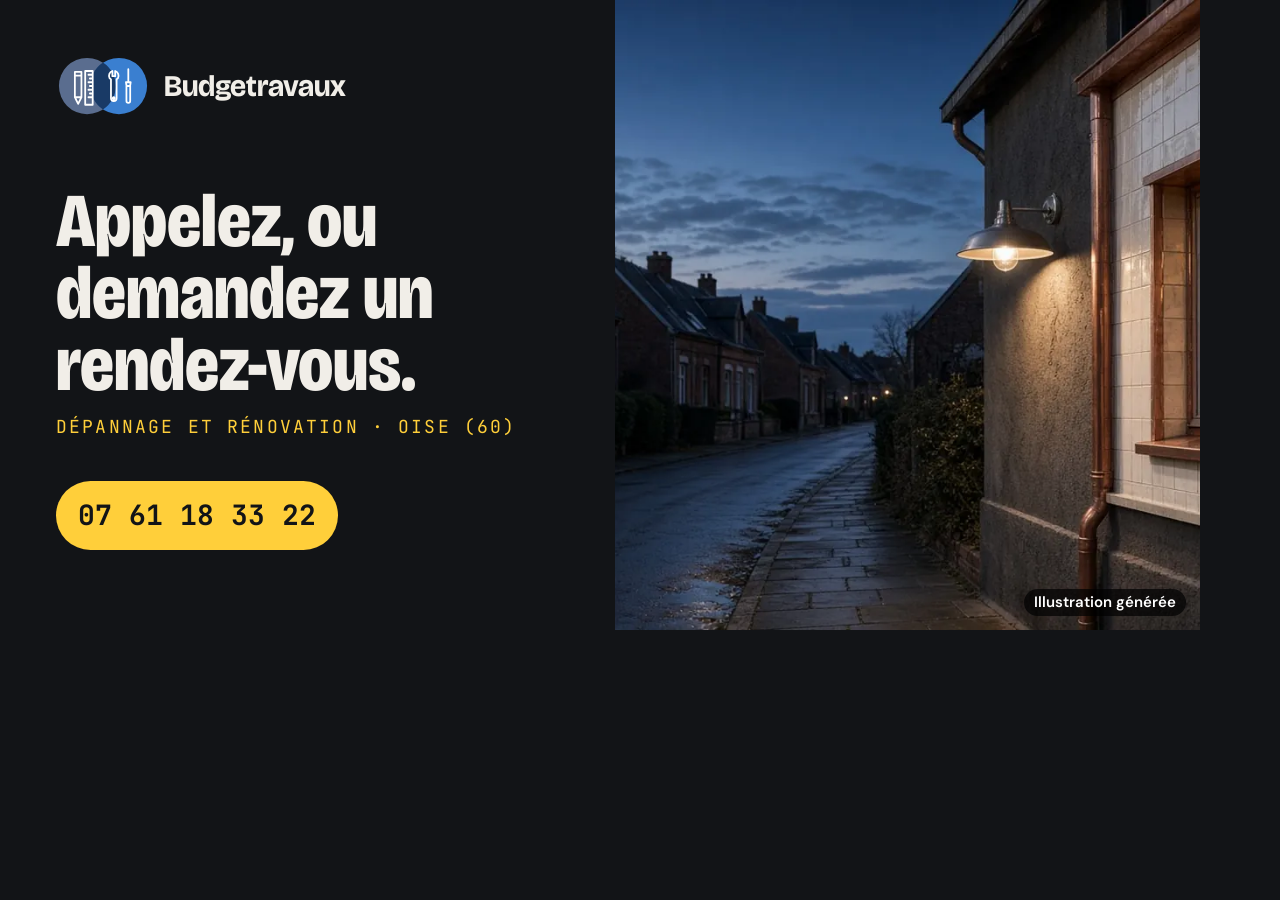
<file: _partage/contact-fr.html>
<!doctype html>
<html lang="fr"><head><meta charset="utf-8">
<link rel="stylesheet" href="/assets/css/socle.css"><link rel="stylesheet" href="/assets/css/site.css">
<style>html,body{margin:0;width:1200px;height:630px;overflow:hidden;background:#121417;color:#f1eee8}
.pc{display:grid;grid-template-columns:1.05fr 1fr;width:1200px;height:630px}
.pc-texte{display:flex;flex-direction:column;justify-content:space-between;padding:56px 56px 52px}
.pc-marque{display:flex;align-items:center;gap:14px;font-family:var(--police-titres);font-weight:700;font-size:30px}
.pc-marque img{width:94px;height:60px}
.pc-titre{font-family:var(--police-titres);font-weight:800;font-stretch:84%;font-size:76px;line-height:.95;margin:0;text-wrap:balance}
.pc-tel{display:inline-flex;align-self:flex-start;padding:12px 22px;border-radius:999px;background:#ffcf3a;color:#121417;font-family:var(--police-mono);font-weight:700;font-size:28px}
.pc-zone{margin:12px 0 0;font-family:var(--police-mono);font-size:18px;letter-spacing:.12em;text-transform:uppercase;color:#ffcf3a}
.pc-image{position:relative;background:center/cover no-repeat}
.pc-image span{position:absolute;right:14px;bottom:14px;padding:4px 10px;border-radius:999px;background:rgba(0,0,0,.7);color:#fff;font:600 15px/1.3 var(--police-texte)}</style>
</head><body>
<div class="pc">
  <div class="pc-texte">
    <p class="pc-marque"><img src="/assets/images/logo-clair.svg" alt="">Budgetravaux</p>
    <div><p class="pc-titre">Appelez, ou demandez un rendez-vous.</p><p class="pc-zone">Dépannage et rénovation · Oise (60)</p></div>
    <p class="pc-tel">07 61 18 33 22</p>
  </div>
  <div class="pc-image" style="background-image:url('/assets/images/grok/contact-ouverture-1280.webp')"><span>Illustration générée</span></div>
</div>
</body></html>
</file>
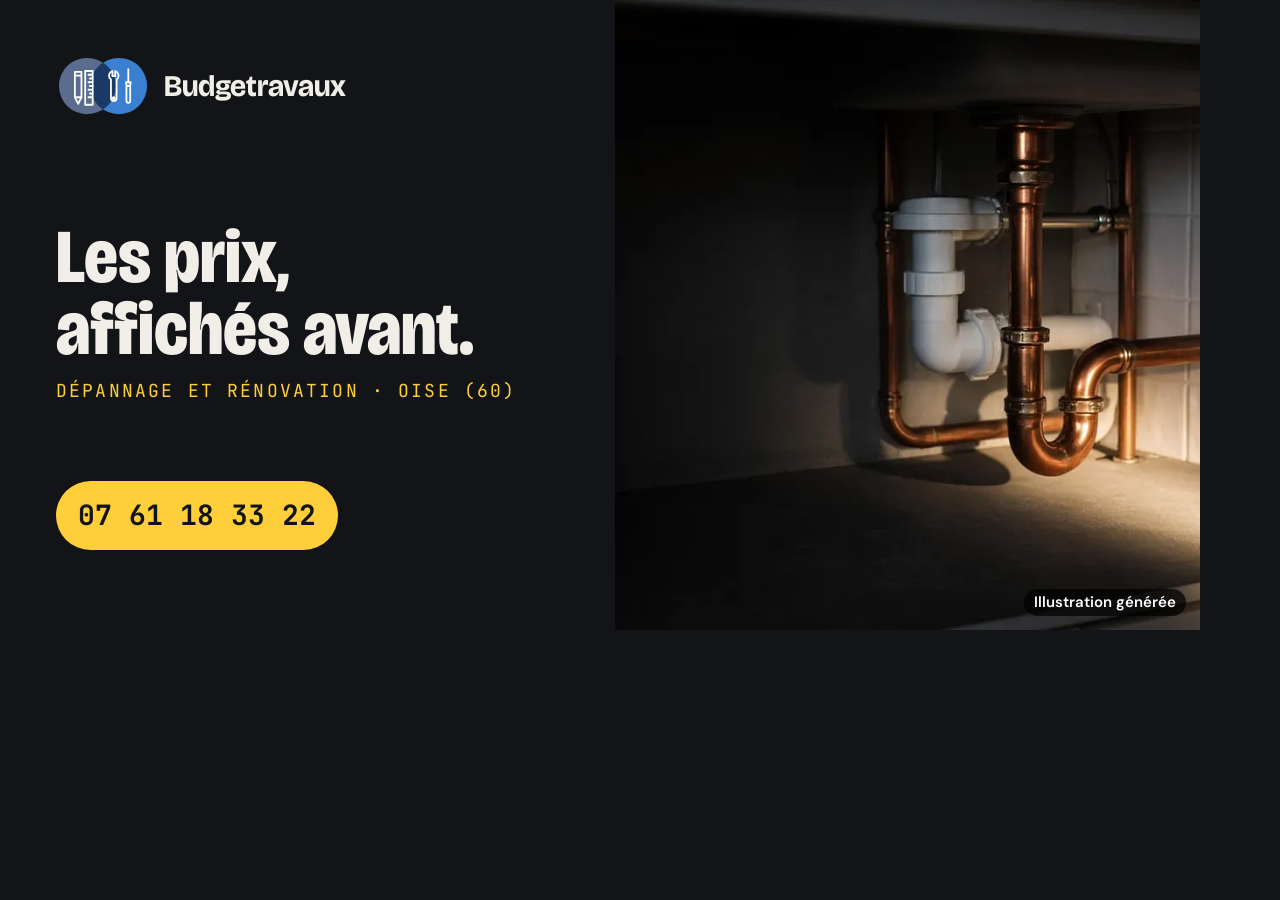
<file: _partage/depannage-fr.html>
<!doctype html>
<html lang="fr"><head><meta charset="utf-8">
<link rel="stylesheet" href="/assets/css/socle.css"><link rel="stylesheet" href="/assets/css/site.css">
<style>html,body{margin:0;width:1200px;height:630px;overflow:hidden;background:#121417;color:#f1eee8}
.pc{display:grid;grid-template-columns:1.05fr 1fr;width:1200px;height:630px}
.pc-texte{display:flex;flex-direction:column;justify-content:space-between;padding:56px 56px 52px}
.pc-marque{display:flex;align-items:center;gap:14px;font-family:var(--police-titres);font-weight:700;font-size:30px}
.pc-marque img{width:94px;height:60px}
.pc-titre{font-family:var(--police-titres);font-weight:800;font-stretch:84%;font-size:76px;line-height:.95;margin:0;text-wrap:balance}
.pc-tel{display:inline-flex;align-self:flex-start;padding:12px 22px;border-radius:999px;background:#ffcf3a;color:#121417;font-family:var(--police-mono);font-weight:700;font-size:28px}
.pc-zone{margin:12px 0 0;font-family:var(--police-mono);font-size:18px;letter-spacing:.12em;text-transform:uppercase;color:#ffcf3a}
.pc-image{position:relative;background:center/cover no-repeat}
.pc-image span{position:absolute;right:14px;bottom:14px;padding:4px 10px;border-radius:999px;background:rgba(0,0,0,.7);color:#fff;font:600 15px/1.3 var(--police-texte)}</style>
</head><body>
<div class="pc">
  <div class="pc-texte">
    <p class="pc-marque"><img src="/assets/images/logo-clair.svg" alt="">Budgetravaux</p>
    <div><p class="pc-titre">Les prix, affichés avant.</p><p class="pc-zone">Dépannage et rénovation · Oise (60)</p></div>
    <p class="pc-tel">07 61 18 33 22</p>
  </div>
  <div class="pc-image" style="background-image:url('/assets/images/grok/depannage-ouverture-1280.webp')"><span>Illustration générée</span></div>
</div>
</body></html>
</file>
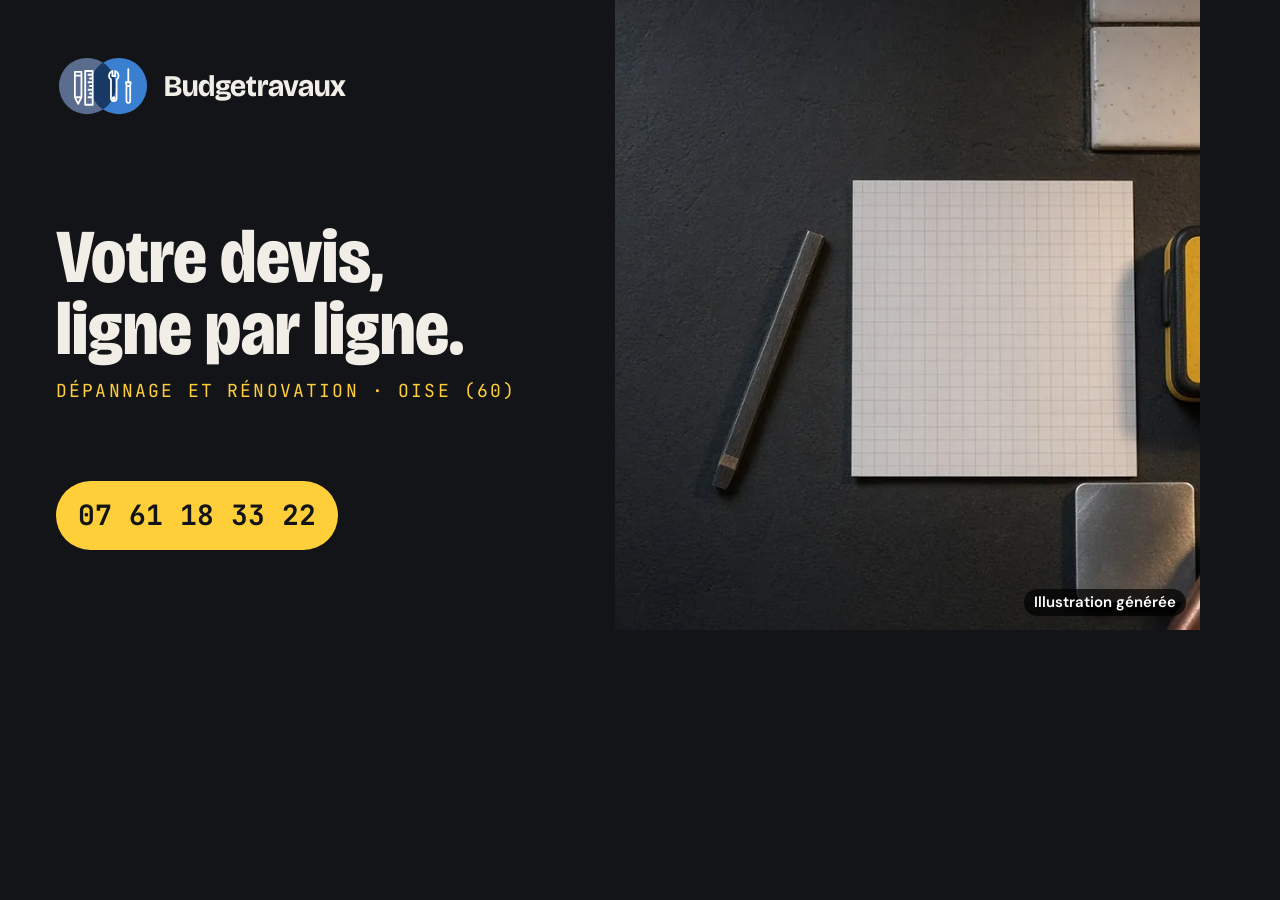
<file: _partage/devis-fr.html>
<!doctype html>
<html lang="fr"><head><meta charset="utf-8">
<link rel="stylesheet" href="/assets/css/socle.css"><link rel="stylesheet" href="/assets/css/site.css">
<style>html,body{margin:0;width:1200px;height:630px;overflow:hidden;background:#121417;color:#f1eee8}
.pc{display:grid;grid-template-columns:1.05fr 1fr;width:1200px;height:630px}
.pc-texte{display:flex;flex-direction:column;justify-content:space-between;padding:56px 56px 52px}
.pc-marque{display:flex;align-items:center;gap:14px;font-family:var(--police-titres);font-weight:700;font-size:30px}
.pc-marque img{width:94px;height:60px}
.pc-titre{font-family:var(--police-titres);font-weight:800;font-stretch:84%;font-size:76px;line-height:.95;margin:0;text-wrap:balance}
.pc-tel{display:inline-flex;align-self:flex-start;padding:12px 22px;border-radius:999px;background:#ffcf3a;color:#121417;font-family:var(--police-mono);font-weight:700;font-size:28px}
.pc-zone{margin:12px 0 0;font-family:var(--police-mono);font-size:18px;letter-spacing:.12em;text-transform:uppercase;color:#ffcf3a}
.pc-image{position:relative;background:center/cover no-repeat}
.pc-image span{position:absolute;right:14px;bottom:14px;padding:4px 10px;border-radius:999px;background:rgba(0,0,0,.7);color:#fff;font:600 15px/1.3 var(--police-texte)}</style>
</head><body>
<div class="pc">
  <div class="pc-texte">
    <p class="pc-marque"><img src="/assets/images/logo-clair.svg" alt="">Budgetravaux</p>
    <div><p class="pc-titre">Votre devis, ligne par ligne.</p><p class="pc-zone">Dépannage et rénovation · Oise (60)</p></div>
    <p class="pc-tel">07 61 18 33 22</p>
  </div>
  <div class="pc-image" style="background-image:url('/assets/images/grok/devis-ouverture-1280.webp')"><span>Illustration générée</span></div>
</div>
</body></html>
</file>
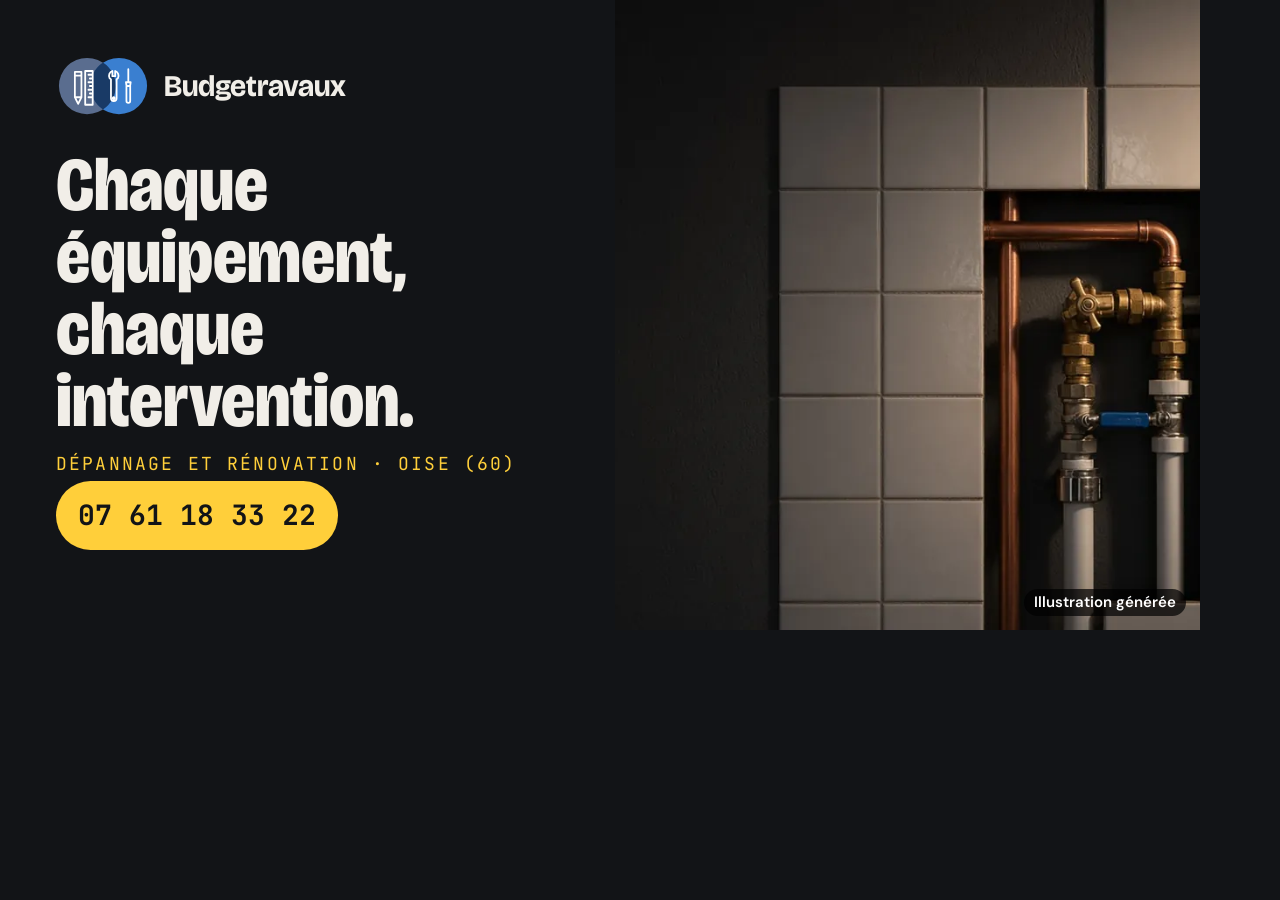
<file: _partage/plomberie-fr.html>
<!doctype html>
<html lang="fr"><head><meta charset="utf-8">
<link rel="stylesheet" href="/assets/css/socle.css"><link rel="stylesheet" href="/assets/css/site.css">
<style>html,body{margin:0;width:1200px;height:630px;overflow:hidden;background:#121417;color:#f1eee8}
.pc{display:grid;grid-template-columns:1.05fr 1fr;width:1200px;height:630px}
.pc-texte{display:flex;flex-direction:column;justify-content:space-between;padding:56px 56px 52px}
.pc-marque{display:flex;align-items:center;gap:14px;font-family:var(--police-titres);font-weight:700;font-size:30px}
.pc-marque img{width:94px;height:60px}
.pc-titre{font-family:var(--police-titres);font-weight:800;font-stretch:84%;font-size:76px;line-height:.95;margin:0;text-wrap:balance}
.pc-tel{display:inline-flex;align-self:flex-start;padding:12px 22px;border-radius:999px;background:#ffcf3a;color:#121417;font-family:var(--police-mono);font-weight:700;font-size:28px}
.pc-zone{margin:12px 0 0;font-family:var(--police-mono);font-size:18px;letter-spacing:.12em;text-transform:uppercase;color:#ffcf3a}
.pc-image{position:relative;background:center/cover no-repeat}
.pc-image span{position:absolute;right:14px;bottom:14px;padding:4px 10px;border-radius:999px;background:rgba(0,0,0,.7);color:#fff;font:600 15px/1.3 var(--police-texte)}</style>
</head><body>
<div class="pc">
  <div class="pc-texte">
    <p class="pc-marque"><img src="/assets/images/logo-clair.svg" alt="">Budgetravaux</p>
    <div><p class="pc-titre">Chaque équipement, chaque intervention.</p><p class="pc-zone">Dépannage et rénovation · Oise (60)</p></div>
    <p class="pc-tel">07 61 18 33 22</p>
  </div>
  <div class="pc-image" style="background-image:url('/assets/images/grok/plomberie-ouverture-1280.webp')"><span>Illustration générée</span></div>
</div>
</body></html>
</file>
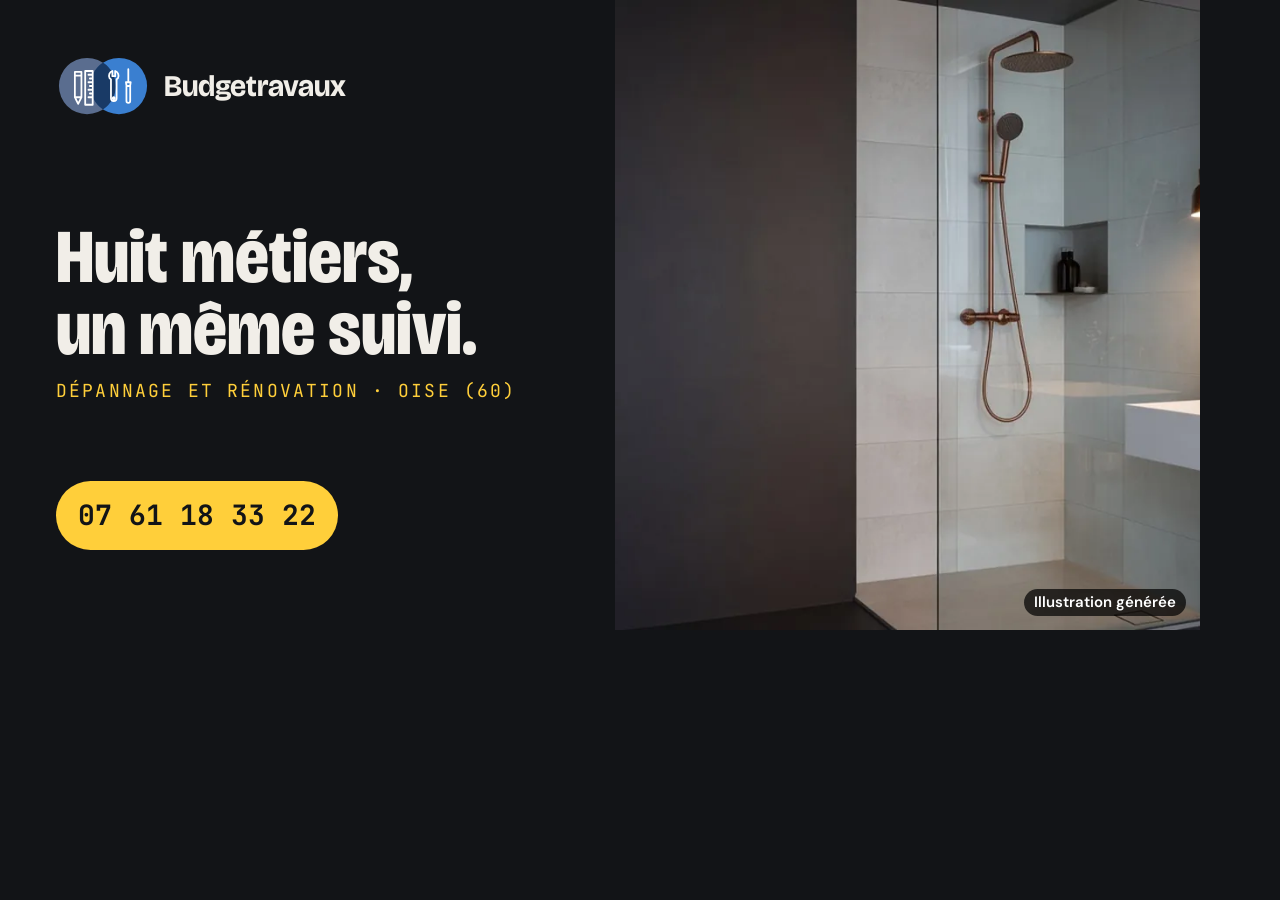
<file: _partage/renovation-fr.html>
<!doctype html>
<html lang="fr"><head><meta charset="utf-8">
<link rel="stylesheet" href="/assets/css/socle.css"><link rel="stylesheet" href="/assets/css/site.css">
<style>html,body{margin:0;width:1200px;height:630px;overflow:hidden;background:#121417;color:#f1eee8}
.pc{display:grid;grid-template-columns:1.05fr 1fr;width:1200px;height:630px}
.pc-texte{display:flex;flex-direction:column;justify-content:space-between;padding:56px 56px 52px}
.pc-marque{display:flex;align-items:center;gap:14px;font-family:var(--police-titres);font-weight:700;font-size:30px}
.pc-marque img{width:94px;height:60px}
.pc-titre{font-family:var(--police-titres);font-weight:800;font-stretch:84%;font-size:76px;line-height:.95;margin:0;text-wrap:balance}
.pc-tel{display:inline-flex;align-self:flex-start;padding:12px 22px;border-radius:999px;background:#ffcf3a;color:#121417;font-family:var(--police-mono);font-weight:700;font-size:28px}
.pc-zone{margin:12px 0 0;font-family:var(--police-mono);font-size:18px;letter-spacing:.12em;text-transform:uppercase;color:#ffcf3a}
.pc-image{position:relative;background:center/cover no-repeat}
.pc-image span{position:absolute;right:14px;bottom:14px;padding:4px 10px;border-radius:999px;background:rgba(0,0,0,.7);color:#fff;font:600 15px/1.3 var(--police-texte)}</style>
</head><body>
<div class="pc">
  <div class="pc-texte">
    <p class="pc-marque"><img src="/assets/images/logo-clair.svg" alt="">Budgetravaux</p>
    <div><p class="pc-titre">Huit métiers, un même suivi.</p><p class="pc-zone">Dépannage et rénovation · Oise (60)</p></div>
    <p class="pc-tel">07 61 18 33 22</p>
  </div>
  <div class="pc-image" style="background-image:url('/assets/images/grok/renovation-ouverture-1280.webp')"><span>Illustration générée</span></div>
</div>
</body></html>
</file>
<file: assets/css/socle.css>
/* Socle : règles communes à toutes les maquettes. Le style du projet va dans site.css.
   Les couleurs et polices du projet se règlent par les variables ci-dessous (redéfinies dans site.css). */
:root {
  --police-titres: Georgia, 'Times New Roman', serif;
  --police-texte: system-ui, -apple-system, 'Segoe UI', Roboto, sans-serif;
  --accent: #b3361f;
  --texte-doux: color-mix(in srgb, var(--texte) 78%, var(--fond));
  --ligne: color-mix(in srgb, var(--texte) 18%, var(--fond));
  --gouttiere: clamp(16px, 4vw, 48px);
  --largeur: 1240px;
  --rayon: 6px;
  --duree: .7s;
  --courbe: cubic-bezier(.22, 1, .36, 1);
}

*, *::before, *::after { box-sizing: border-box; }
html { -webkit-text-size-adjust: 100%; text-size-adjust: 100%; }
body {
  font-family: var(--police-texte); font-size: clamp(1rem, .96rem + .2vw, 1.125rem); line-height: 1.6;
  padding-bottom: var(--barres-h); overflow-x: clip;
}
img, picture, video, canvas, svg { display: block; max-width: 100%; }
img, video { height: auto; }
h1, h2, h3, h4 { font-family: var(--police-titres); line-height: 1.08; margin: 0 0 .5em; text-wrap: balance; font-weight: 600; }
p, li, dd, figcaption { text-wrap: pretty; }
p { margin: 0 0 1em; }
a { color: inherit; }
a[href^="mailto:"] { overflow-wrap: anywhere; }
button, input, select, textarea { font: inherit; color: inherit; }
button { cursor: pointer; }
:where(a, button, input, select, textarea, summary, [tabindex]) { -webkit-tap-highlight-color: transparent; }
:focus { outline: none; }
:focus-visible { outline: 3px solid var(--accent); outline-offset: 3px; border-radius: 2px; }
[id] { scroll-margin-top: calc(var(--entete-h) + 12px); scroll-margin-bottom: calc(var(--barres-h) + 12px); }
[hidden] { display: none !important; }

.visuellement-cache {
  position: absolute !important; width: 1px; height: 1px; padding: 0; margin: -1px;
  overflow: hidden; clip: rect(0 0 0 0); white-space: nowrap; border: 0;
}
.evitement {
  position: fixed; left: 12px; top: 12px; z-index: 1000; padding: 12px 16px; background: var(--texte); color: var(--fond);
  transform: translateY(-160%); text-decoration: none;
}
.evitement:focus-visible { transform: none; }
.conteneur { width: min(100% - 2 * var(--gouttiere), var(--largeur)); margin-inline: auto; }
.chiffres { font-variant-numeric: tabular-nums; }

/* Boutons : zones tactiles d'au moins 44 px. */
.bouton {
  display: inline-flex; align-items: center; justify-content: center; gap: .5em;
  min-height: 48px; min-width: 44px; padding: .7em 1.4em; border-radius: 999px;
  background: var(--accent); color: var(--fond); text-decoration: none; font-weight: 600; border: 0;
  line-height: 1.2; text-align: center;
}
.bouton--contour { background: transparent; color: inherit; box-shadow: inset 0 0 0 2px currentColor; }
.bouton[disabled] { opacity: .55; cursor: not-allowed; }

/* Apparitions : cachées par le style critique jusqu'à .vu, jamais recachées. */
html.js:not(.calme):not(.secours):not([data-arrivee="retour"]) [data-anime]:not([data-anime="gsap"]) {
  transform: translate3d(0, 1.2rem, 0);
  transition: opacity var(--duree) var(--courbe) var(--delai, 0s), transform var(--duree) var(--courbe) var(--delai, 0s);
}
html.js:not(.calme):not(.secours):not([data-arrivee="retour"]) [data-anime]:not([data-anime="gsap"]).vu { transform: none; }

/* Bibliothèque d'effets (effets.js). Apparitions : le bloc lui-même ne glisse pas, ce sont ses parties qui arrivent.
   Mêmes conditions que les apparitions : en mode calme, en secours, au retour et sans JavaScript, état final direct.
   Les transitions ne valent que pendant l'arrivée (.fx-fini ensuite) : celles du projet reprennent la main. */
html.js:not(.calme):not(.secours):not([data-arrivee="retour"]) :is([data-anime="lignes"], [data-anime="mots"], [data-anime="cascade"]):not([data-anime="gsap"]) {
  transform: none; transition: opacity .25s linear var(--delai, 0s);
}
/* Masques des lignes : découpe par clip-path, débordante en haut et sur les côtés (accents), un peu en bas (jambages),
   au lieu d'un overflow et de marges : la mise en page ne change pas d'un pixel pendant la découpe. La ligne part
   d'assez bas (135 %) pour rester invisible malgré le débord du bas. */
.fx-ligne-mask { overflow: visible !important; clip-path: inset(-.4em -.6em -.2em -.6em); }
html.js:not(.calme):not(.secours):not([data-arrivee="retour"]) [data-anime="lignes"] .fx-ligne {
  transform: translate3d(0, 135%, 0); transition: transform 1s var(--courbe) calc(var(--delai, 0s) + var(--i, 0) * 90ms);
}
html.js:not(.calme):not(.secours):not([data-arrivee="retour"]) [data-anime="lignes"].vu .fx-ligne { transform: none; }
html.js:not(.calme):not(.secours):not([data-arrivee="retour"]) [data-anime="mots"] .fx-mot {
  opacity: 0; transform: translate3d(0, .5em, 0);
  transition: opacity .6s var(--courbe) calc(var(--delai, 0s) + var(--i, 0) * 35ms), transform .7s var(--courbe) calc(var(--delai, 0s) + var(--i, 0) * 35ms);
}
html.js:not(.calme):not(.secours):not([data-arrivee="retour"]) [data-anime="mots"].vu .fx-mot { opacity: 1; transform: none; }
html.js:not(.calme):not(.secours):not([data-arrivee="retour"]) [data-anime="cascade"] > * { opacity: 0; transform: translate3d(0, 1.8rem, 0); }
html.js:not(.calme):not(.secours):not([data-arrivee="retour"]) [data-anime="cascade"]:not(.fx-fini) > * {
  transition: opacity .7s var(--courbe) calc(var(--delai, 0s) + var(--i, 0) * 80ms), transform .9s var(--courbe) calc(var(--delai, 0s) + var(--i, 0) * 80ms);
}
html.js:not(.calme):not(.secours):not([data-arrivee="retour"]) [data-anime="cascade"].vu > * { opacity: 1; transform: none; }
/* Rideau : règle aussi précise que celle des apparitions (sinon sa transition de découpe serait écrasée). */
html.js:not(.calme):not(.secours):not([data-arrivee="retour"]) [data-anime="rideau"]:not([data-anime="gsap"]) {
  transform: none; clip-path: inset(0 0 100% 0);
}
html.js:not(.calme):not(.secours):not([data-arrivee="retour"]) [data-anime="rideau"]:not([data-anime="gsap"]):not(.fx-fini) {
  transition: opacity .25s linear var(--delai, 0s), clip-path 1.2s cubic-bezier(.77, 0, .18, 1) var(--delai, 0s);
}
html.js:not(.calme):not(.secours):not([data-arrivee="retour"]) [data-anime="rideau"]:not([data-anime="gsap"]).vu { clip-path: inset(0 0 0 0); }
html.js:not(.calme):not(.secours):not([data-arrivee="retour"]) [data-anime="rideau"]:not([data-fx]) > :is(picture, video) { transform: scale(1.14); }
html.js:not(.calme):not(.secours):not([data-arrivee="retour"]) [data-anime="rideau"]:not([data-fx]):not(.fx-fini) > :is(picture, video) { transition: transform 1.6s var(--courbe) var(--delai, 0s); }
html.js:not(.calme):not(.secours):not([data-arrivee="retour"]) [data-anime="rideau"].vu:not([data-fx]) > :is(picture, video) { transform: none; }
/* Effets liés au défilement : l'image déplacée par GSAP n'a aucune transition CSS (une seule source par propriété). */
[data-fx="parallaxe"] > :is(picture, video, img), [data-fx="zoom"] > :is(picture, video, img) { transition: none; }
/* WebGL « onde » : le canvas, calé sur l'image, n'est visible que pendant le mouvement ; au repos, l'image d'origine, nette. */
[data-fx="onde"] { position: relative; }
.fx-onde { position: absolute; left: 0; top: 0; width: 100%; height: 100%; pointer-events: none; opacity: 0; transition: opacity .3s linear; }
.fx-onde--actif { opacity: 1; transition-duration: .12s; }
/* Effets au survol : au premier survol, GSAP prend la main sur la transformation (classe fx-survol) :
   plus aucune transition CSS sur transform pour cet élément. */
.fx-survol { transition-property: opacity, color, background-color, border-color, box-shadow !important; }

/* Mode calme : tout est coupé, le contenu reste complet. */
html.calme *, html.calme *::before, html.calme *::after {
  animation-duration: 0s !important; animation-iteration-count: 1 !important; transition: none !important; scroll-behavior: auto !important;
}
html.calme [data-boucle-css] * , html.calme [data-boucle-css] { animation: none !important; }
[data-boucle-css].hors-ecran, [data-boucle-css].hors-ecran *, [data-boucle-css].en-pause, [data-boucle-css].en-pause * { animation-play-state: paused !important; }

/* En-tête : opaque, jamais coupé, se cache en descendant. */
[data-entete] {
  position: fixed; inset: 0 0 auto; z-index: 800; background: var(--fond);
  border-bottom: 1px solid var(--ligne); transition: transform .35s var(--courbe);
}
html.entete-cache [data-entete], html.scene-sans-entete:not(.menu-ouvert) [data-entete] { transform: translateY(-100%); }
.entete-rangee {
  display: flex; align-items: center; gap: clamp(8px, 2vw, 28px);
  min-height: 64px; padding: 8px var(--gouttiere); max-width: calc(var(--largeur) + 2 * var(--gouttiere)); margin-inline: auto;
}
.entete-logo { display: inline-flex; align-items: center; gap: .6em; min-height: 44px; text-decoration: none; font-weight: 700; flex: none; }
.entete-logo img { width: 36px; height: 36px; }
[data-nav] { flex: 1 1 auto; min-width: 0; display: flex; justify-content: flex-end; }
[data-nav] ul { display: flex; gap: clamp(12px, 2vw, 28px); list-style: none; margin: 0; padding: 0; min-width: 0; overflow: hidden; white-space: nowrap; }
[data-nav] a { display: inline-flex; align-items: center; min-height: 44px; text-decoration: none; }
[data-nav] a[aria-current] { text-decoration: underline; text-underline-offset: .35em; text-decoration-thickness: 2px; }
.entete-actions { display: flex; align-items: center; gap: 8px; flex: none; }
.entete-actions .bouton { min-height: 44px; padding-inline: 1.1em; }
.entete-langue { display: inline-flex; align-items: center; justify-content: center; min-width: 44px; min-height: 44px; text-decoration: none; font-weight: 600; text-transform: uppercase; }
[data-menu-bouton] { display: none; min-height: 44px; min-width: 44px; padding: 0 14px; border: 0; border-radius: 999px; background: var(--texte); color: var(--fond); font-weight: 600; }
html:not(.js) [data-nav] ul { flex-wrap: wrap; white-space: normal; }
html.nav-compacte [data-nav] { display: none; }
html.nav-compacte [data-menu-bouton] { display: inline-flex; align-items: center; }
html.nav-compacte .entete-actions { margin-left: auto; }
@media (max-width: 520px) { .entete-actions .bouton { display: none; } }

/* Menu : plein écran, liens qui arrivent l'un après l'autre. */
[data-menu] {
  position: fixed; inset: 0; z-index: 790; background: var(--menu-fond, var(--fond)); overflow-y: auto; overscroll-behavior: contain;
  padding: calc(var(--entete-h) + 24px) var(--gouttiere) calc(32px + var(--barres-h));
  visibility: hidden; opacity: 0; transition: opacity .3s var(--courbe), visibility 0s .3s;
}
html.menu-ouvert [data-menu] { visibility: visible; opacity: 1; transition: opacity .3s var(--courbe); }
html.menu-ouvert [data-entete] { transform: none; }
[data-menu] ul { list-style: none; margin: 0 0 32px; padding: 0; }
[data-menu] li { opacity: 0; transform: translateY(12px); transition: opacity .4s var(--courbe), transform .4s var(--courbe); transition-delay: calc(var(--i, 0) * 50ms + 80ms); }
html.menu-ouvert [data-menu] li { opacity: 1; transform: none; }
[data-menu] .menu-lien { display: flex; align-items: center; min-height: 52px; font-family: var(--police-titres); font-size: clamp(1.6rem, 7vw, 2.6rem); text-decoration: none; }
[data-menu] .menu-lien[aria-current] { color: var(--accent); }

/* Voile de transition (état de départ dans le style critique). */
[data-voile] { display: grid; place-items: center; color: var(--fond); }
.voile-contenu { display: grid; justify-items: center; gap: 12px; text-align: center; padding: var(--gouttiere); }
.voile-contenu img { width: 56px; height: 56px; }
[data-voile-libelle] { font-family: var(--police-titres); font-size: clamp(1.6rem, 5vw, 3rem); }

/* Barre fixe du téléphone : action principale et contact rapide. */
[data-barre-fixe] {
  position: fixed; inset: auto 0 0; z-index: 780; display: none; gap: 8px;
  padding: 8px var(--gouttiere) calc(8px + env(safe-area-inset-bottom)); background: var(--fond); border-top: 1px solid var(--ligne);
  transition: transform .3s var(--courbe);
}
[data-barre-fixe] .bouton { flex: 1; min-height: 48px; }
[data-barre-fixe].barre-masquee { transform: translateY(110%); }
@media (max-width: 760px) { [data-barre-fixe] { display: flex; } }

/* Écrans plein cadre et sections épinglées : tout tient dans la partie visible. */
.ecran {
  min-height: 100vh; min-height: 100svh; display: flex; flex-direction: column;
  padding-top: calc(var(--entete-h) + 16px); padding-bottom: calc(var(--barres-h) + 16px);
}
.ecran.epingle { height: 100vh; height: 100svh; min-height: 0; }
.ecran .piste { flex: 1 1 auto; min-height: 0; max-height: 820px; }

/* Médias : cadrage réglé par --cadrage (object-position), mention des illustrations générées. */
.media { position: relative; margin: 0; overflow: hidden; border-radius: var(--rayon); background: color-mix(in srgb, var(--texte) 8%, var(--fond)); } /* jamais de case vide pendant le chargement */
.media picture { display: block; width: 100%; height: 100%; }
.media img, .media video { width: 100%; height: 100%; object-fit: cover; object-position: var(--cadrage, 50% 50%); }
@media (max-width: 760px) { .media img, .media video { object-position: var(--cadrage-mobile, var(--cadrage, 50% 50%)); } }
.mention-ia {
  position: absolute; right: 8px; bottom: 8px; z-index: 2; padding: 3px 8px; border-radius: 999px;
  background: rgba(0, 0, 0, .66); color: #fff; font: 600 12px/1.4 var(--police-texte); letter-spacing: .01em; pointer-events: none;
}

/* Formulaires. */
.champ { display: grid; gap: 6px; margin-bottom: 18px; }
.champ label { font-weight: 600; }
.champ input, .champ select, .champ textarea {
  min-height: 48px; padding: 10px 12px; border: 1px solid color-mix(in srgb, var(--texte) 45%, var(--fond)); border-radius: var(--rayon); background: var(--fond);
}
.champ [aria-invalid="true"] { border-color: #b00020; }
.champ-erreur { margin: 0; color: #b00020; font-size: .95rem; }
.mention-donnees { font-size: .9rem; color: var(--texte-doux); }
[data-message-envoi] { padding: 12px 16px; border-radius: var(--rayon); background: color-mix(in srgb, var(--accent) 12%, var(--fond)); }

/* Barre de lecture des pages longues. */
[data-barre-lecture] { position: fixed; left: 0; right: 0; top: var(--entete-h); height: 3px; z-index: 805; background: var(--accent); transform: scaleX(0); transform-origin: 0 50%; }
html.entete-cache [data-barre-lecture] { top: 0; }

/* Curseur personnalisé (souris uniquement, activé par data-curseur sur html). */
.curseur {
  position: fixed; left: -8px; top: -8px; z-index: 1001; width: 16px; height: 16px; border-radius: 50%;
  border: 2px solid var(--accent); pointer-events: none; opacity: 0; transition: opacity .2s, width .2s, height .2s, left .2s, top .2s;
}
html.curseur-actif .curseur { opacity: 1; }
.curseur.curseur-lien { width: 40px; height: 40px; left: -20px; top: -20px; }
.curseur.curseur-cache { opacity: 0 !important; }

/* Pied de page. */
.pied { padding: 56px 0 32px; border-top: 1px solid var(--ligne); }
.pied-grille { display: grid; gap: 32px; grid-template-columns: repeat(auto-fit, minmax(200px, 1fr)); }
.pied ul { list-style: none; margin: 0; padding: 0; }
.pied a, .pied button.lien { display: inline-flex; align-items: center; min-height: 44px; }
button.lien { background: none; border: 0; padding: 0; text-decoration: underline; text-underline-offset: .2em; }
.pied-bas { display: flex; flex-wrap: wrap; justify-content: space-between; gap: 12px; margin-top: 32px; font-size: .9rem; color: var(--texte-doux); }
</file>
<file: assets/css/site.css>
/* Budgetravaux · direction « Derrière le mur » : nuit de dépannage, carrelage blanc, cuivre, eau, jaune électrique.
   Le socle (socle.css) donne les règles communes ; ce fichier ne contient que l'identité et les sections. */
@font-face { font-family: 'Bricolage'; src: url('/assets/polices/bricolage.woff2') format('woff2'); font-weight: 500 800; font-stretch: 75% 100%; font-display: swap; }
@font-face { font-family: 'DM Sans'; src: url('/assets/polices/dm-sans.woff2') format('woff2'); font-weight: 400 700; font-display: swap; }
@font-face { font-family: 'JetBrains Mono'; src: url('/assets/polices/jetbrains-mono.woff2') format('woff2'); font-weight: 400 700; font-display: swap; }
@font-face { font-family: 'Bricolage repli'; src: local('Arial'), local('Helvetica'); size-adjust: 104%; ascent-override: 89%; descent-override: 26%; line-gap-override: 0%; }
@font-face { font-family: 'DM Sans repli'; src: local('Arial'), local('Helvetica'); size-adjust: 101%; ascent-override: 98%; descent-override: 31%; line-gap-override: 0%; }

:root {
  --nuit: #121417; --nuit-2: #191c20; --nuit-3: #24282d;
  --carrelage: #eeebe4; --carrelage-2: #e4e0d7; --joint: #d3cdc1;
  --encre: #17191c; --encre-doux: #4a4d52;
  --cuivre: #c8733a; --cuivre-clair: #e39257; --cuivre-fonce: #8d4b22;
  --eau: #4a95ff; --eau-fonce: #1f5bbf;
  --jaune: #ffcf3a; --jaune-fonce: #e0ac00;
  --accent: var(--jaune);
  --police-titres: 'Bricolage', 'Bricolage repli', 'Arial Narrow', Arial, sans-serif;
  --police-texte: 'DM Sans', 'DM Sans repli', system-ui, -apple-system, 'Segoe UI', Roboto, sans-serif;
  --police-mono: 'JetBrains Mono', ui-monospace, 'SFMono-Regular', Menlo, Consolas, monospace;
  --texte-doux: #bab5ac;
  --ligne: #2e3238;
  --rayon: 10px;
  --largeur: 1280px;
  --espace-section: clamp(72px, 11vw, 150px);
}
body { font-feature-settings: 'kern'; }
h1, h2, h3 { font-weight: 700; font-stretch: 86%; letter-spacing: -.01em; }
h2 { font-size: clamp(2.1rem, min(5.2vw, 8.5vh), 4.6rem); line-height: 1.02; }
h3 { font-size: clamp(1.15rem, 1.05rem + .5vw, 1.5rem); font-stretch: 92%; }
::selection { background: var(--jaune); color: var(--nuit); }
:focus-visible { outline-color: var(--jaune); }
.petit { font-size: .92rem; }
.a-completer { color: var(--texte-doux); font-style: italic; }
.surtitre { margin: 0 0 14px; font-family: var(--police-mono); font-size: .82rem; font-weight: 600; letter-spacing: .14em; text-transform: uppercase; color: var(--cuivre-clair); }
.surtitre::before { content: ''; display: inline-block; width: 26px; height: 3px; margin: 0 10px .25em 0; border-radius: 2px; background: currentColor; vertical-align: middle; }
.icone { flex: none; }

/* Sections sombres et claires (carrelage, joints fins). */
.sombre { background: var(--nuit); color: var(--texte); }
.clair {
  --fond: var(--carrelage); --texte: var(--encre); --texte-doux: var(--encre-doux); --ligne: var(--joint);
  background-color: var(--carrelage); color: var(--encre);
  background-image: linear-gradient(var(--joint) 1px, transparent 1px), linear-gradient(90deg, var(--joint) 1px, transparent 1px);
  background-size: 88px 88px; background-position: -1px -1px;
}
.clair .surtitre { color: var(--cuivre-fonce); }
.clair .a-completer { color: #5d5a54; }
section { position: relative; }
.tete-section { max-width: 38rem; }
.tete-section--large { max-width: 52rem; }
.tete-section p { font-size: clamp(1.02rem, .98rem + .25vw, 1.2rem); }

/* Boutons. */
.bouton { font-family: var(--police-texte); letter-spacing: .005em; }
.bouton--appel { background: var(--jaune); color: var(--nuit); box-shadow: 0 0 0 0 rgba(255, 207, 58, .0); }
.bouton--appel:hover { background: #ffd95e; }
.bouton--contour { color: inherit; box-shadow: inset 0 0 0 2px currentColor; }
.bouton--sombre { background: var(--nuit); color: var(--carrelage); }
.lien-fleche { display: inline-flex; align-items: center; gap: .4em; min-height: 44px; font-weight: 600; text-decoration: underline; text-decoration-color: var(--cuivre); text-decoration-thickness: 2px; text-underline-offset: .3em; }
.lien-fleche::after { content: '→'; transition: transform .3s var(--courbe); }
.lien-fleche:hover::after { transform: translateX(4px); }

/* En-tête : nuit opaque, appel en jaune. */
[data-entete] { background: var(--nuit); color: var(--texte); border-bottom-color: #23272c; }
.entete-logo img { width: 40px; height: 40px; }
.entete-logo span { font-family: var(--police-titres); font-stretch: 88%; font-size: 1.25rem; letter-spacing: -.01em; }
[data-nav] a { font-weight: 500; }
[data-nav] a[aria-current] { text-decoration-color: var(--jaune); }
.entete-actions .bouton--appel { font-family: var(--police-mono); font-weight: 700; letter-spacing: .02em; }
[data-menu-bouton] { background: var(--carrelage); color: var(--nuit); }
@media (max-width: 520px) { .entete-actions .bouton { display: inline-flex; } .entete-actions .bouton--appel span { display: none; } .entete-actions .bouton--appel { padding-inline: 0; width: 44px; } }
[data-menu] { background: var(--nuit); }
.menu-actions { display: flex; flex-wrap: wrap; gap: 12px; }

/* Panneau d'ouverture : la nuit, un faisceau de lampe torche qui balaie le carrelage, le nom qui s'éclaire. */
.ouverture-panneau { gap: 14px; overflow: hidden; background: var(--ouverture-fond, #0b0c0e); color: #f1eee8; }
.ouverture-faisceau {
  position: absolute; inset: -20%; pointer-events: none;
  background-image: linear-gradient(rgba(255,255,255,.09) 2px, transparent 2px), linear-gradient(90deg, rgba(255,255,255,.09) 2px, transparent 2px), radial-gradient(circle at 50% 50%, #e9e4da, #a9a294);
  background-size: 92px 92px, 92px 92px, 100% 100%;
  -webkit-mask-image: radial-gradient(circle var(--rayon-lampe, 22vmax) at var(--lx, 18%) var(--ly, 80%), #000 0 55%, rgba(0,0,0,.35) 75%, transparent 100%);
  mask-image: radial-gradient(circle var(--rayon-lampe, 22vmax) at var(--lx, 18%) var(--ly, 80%), #000 0 55%, rgba(0,0,0,.35) 75%, transparent 100%);
  opacity: .5;
}
.ouverture-logo { position: relative; width: 72px; height: 72px; }
.ouverture-nom { position: relative; margin: 0; font-family: var(--police-titres); font-weight: 800; font-stretch: 82%; font-size: clamp(2.6rem, min(10vw, 14vh), 7.5rem); line-height: .95; letter-spacing: -.02em; }
.ouverture-ligne { position: relative; margin: 0; font-family: var(--police-mono); font-size: .85rem; letter-spacing: .18em; text-transform: uppercase; color: var(--jaune); }

/* Voile de transition : la nuit et le logo. */
[data-voile] { background: var(--voile-fond); color: #f1eee8; }

/* ---------- Accueil : ouverture « derrière le mur » ---------- */
.hero-mur { min-height: 100vh; min-height: 100svh; display: grid; grid-template-rows: 1fr auto; overflow: hidden; background: #0b0c0e; color: #f1eee8; padding-top: calc(var(--entete-h) + 12px); padding-bottom: calc(var(--barres-h) + 20px); }
.hero-scene { position: absolute; inset: 0; touch-action: pan-y; }
.hero-photo { position: absolute; inset: 0; border-radius: 0; background: #0b0c0e; }
.hero-photo img { filter: none; }
.hero-photo .mention-ia { bottom: calc(var(--barres-h) + 10px); z-index: 4; }
.hero-lampe { position: absolute; inset: 0; width: 100%; height: 100%; z-index: 1; opacity: 0; transition: opacity .4s linear; }
.lampe-active .hero-lampe { opacity: 1; }
.hero-reseau { position: absolute; inset: 0; width: 100%; height: 100%; z-index: 2; pointer-events: none; overflow: visible; }
.tube { fill: none; stroke-linecap: round; stroke-linejoin: round; }
.tube--cuivre { stroke: var(--cuivre); stroke-width: 7; }
.tube--eau { stroke: var(--eau); stroke-width: 6; }
.tube--gaine, .tube--gaine2 { stroke: var(--jaune); stroke-width: 3.5; stroke-dasharray: none; opacity: .9; }
.raccords circle, .raccords rect { fill: #2a2d31; stroke: var(--cuivre-clair); stroke-width: 3; }
.raccords rect { stroke: var(--jaune); }
.hero-goutte { fill: #9fd0ff; opacity: 0; }
/* Sans WebGL, en mode calme et sans JavaScript : la nuit avec un halo fixe (repli CSS). */
.hero-nuit { position: absolute; inset: 0; z-index: 1; pointer-events: none;
  background: radial-gradient(circle var(--lr, 34vmax) at var(--lx, 66%) var(--ly, 46%), rgba(255, 214, 160, .1) 0, rgba(11, 12, 14, .25) 45%, rgba(11, 12, 14, .82) 100%), linear-gradient(90deg, rgba(11,12,14,.78) 0, rgba(11,12,14,.25) 60%, transparent); }
.lampe-active .hero-nuit { background: linear-gradient(90deg, rgba(11,12,14,.7) 0, rgba(11,12,14,.2) 55%, transparent 80%), linear-gradient(0deg, rgba(11,12,14,.75) 0, transparent 35%); }
.hero-texte { position: relative; z-index: 3; align-self: center; padding-block: 12px; }
.hero-texte::before { content: ''; position: absolute; inset: -10% -40% -10% -100vw; z-index: -1; background: radial-gradient(ellipse at 20% 50%, rgba(11,12,14,.72), transparent 70%); pointer-events: none; }
.hero-surtitre { color: var(--jaune); }
.hero-titre { margin: 0 0 .32em; font-size: clamp(2.8rem, min(7.6vw, 12.5vh), 8.2rem); font-weight: 800; font-stretch: 84%; line-height: .92; letter-spacing: -.012em; max-width: 8em; }
.hero-mot { display: block; width: fit-content; }
.hero-mot--lumiere { color: var(--jaune); text-shadow: 0 0 .32em rgba(255, 207, 58, .28); }
.hero-intro { max-width: 31em; font-size: clamp(1.04rem, .98rem + .4vw, 1.3rem); color: #d8d3ca; }
.hero-actions { display: flex; flex-wrap: wrap; gap: 12px 14px; margin-bottom: 14px; }
.hero-info { margin: 0; font-family: var(--police-mono); font-size: .88rem; letter-spacing: .06em; text-transform: uppercase; color: var(--jaune); }
.hero-ticket-place { position: absolute; z-index: 3; right: var(--gouttiere); bottom: calc(var(--barres-h) + 52px); width: min(300px, 32vw); }
.hero-indice { position: absolute; z-index: 3; left: 50%; bottom: calc(var(--barres-h) + 14px); transform: translateX(-50%); margin: 0; font-family: var(--police-mono); font-size: .78rem; letter-spacing: .1em; text-transform: uppercase; color: #cfc9bf; white-space: nowrap; }
.indice-doigt { display: none; }
@media (hover: none) { .indice-souris { display: none; } .indice-doigt { display: inline; } }
@media (max-width: 760px) { .hero-indice { left: var(--gouttiere); transform: none; font-size: .75rem; } .hero-photo .mention-ia { bottom: auto; top: calc(var(--entete-h) + 8px); } .hero-reseau { opacity: .75 !important; } }
html.calme .hero-indice, html:not(.js) .hero-indice { display: none; }
@media (max-width: 900px) { .hero-ticket-place { display: none; } }
@media (max-width: 760px) {
  .hero-reseau { opacity: .55; }
  .hero-mur { grid-template-rows: auto; align-content: start; }
  .hero-texte { align-self: start; padding-top: 4svh; }
  .hero-titre { font-size: clamp(2.7rem, 15vw, 4.6rem); }
  .hero-intro { font-size: 1rem; }
  .hero-actions .bouton { flex: 1 1 auto; }
}
@media (max-height: 560px) and (orientation: landscape) { .hero-intro { display: none; } .hero-titre { font-size: clamp(2.2rem, 12vh, 4rem); } .hero-indice { display: none; } }

/* Ticket d'intervention. */
.ticket { position: relative; background: #fbfaf6; color: var(--encre); border-radius: 6px 6px 0 0; padding: 16px 18px 20px; font-family: var(--police-mono); font-size: .86rem; line-height: 1.4; box-shadow: 0 18px 40px -18px rgba(0,0,0,.55);
  -webkit-mask: radial-gradient(circle 7px at 50% 100%, transparent 98%, #000) 0 100% / 18px 100% repeat-x; mask: radial-gradient(circle 7px at 50% 100%, transparent 98%, #000) 0 0 / 18px 100% repeat-x; padding-bottom: 26px; }
.ticket-tete { display: flex; justify-content: space-between; gap: 8px; padding-bottom: 10px; margin-bottom: 10px; border-bottom: 1px dashed #b6b0a5; font-weight: 700; text-transform: uppercase; letter-spacing: .08em; font-size: .76rem; }
.ticket-num { color: var(--cuivre-fonce); }
.ticket-titre { margin: 0 0 8px; font-weight: 700; }
.ticket-lignes { list-style: none; margin: 0; padding: 0; display: grid; gap: 10px; }
.ticket-ligne { display: flex; align-items: baseline; justify-content: space-between; gap: 12px; }
.ticket-l-texte { display: grid; gap: 5px; min-width: 0; }
.ticket-l-titre { font-weight: 700; font-family: var(--police-texte); font-size: .98rem; line-height: 1.35; }
.ticket-l-detail { color: #55524c; font-size: .78rem; line-height: 1.45; }
.ticket-prix { flex: none; font-weight: 700; font-size: 1.3rem; white-space: nowrap; font-variant-numeric: tabular-nums; }
.ticket-prix--devis { font-size: .84rem; font-weight: 600; color: #55524c; }
.ticket-total { display: flex; justify-content: space-between; align-items: baseline; margin: 12px 0 0; padding-top: 10px; border-top: 2px solid var(--encre); font-weight: 700; text-transform: uppercase; letter-spacing: .06em; }
.ticket-total .ticket-prix { font-size: 1.6rem; color: var(--cuivre-fonce); }
.ticket-pied { margin: 12px 0 0; font-size: .75rem; color: #55524c; letter-spacing: .03em; }
.ticket--hero { transform: rotate(-2.5deg); }
.ticket--hero .ticket-prix { font-size: 1.7rem; color: var(--cuivre-fonce); }
/* Impression : le ticket sort de sa fente au défilement (effet « ticket », site.js). */
[data-imprime] { transform-origin: 50% 0; }

/* ---------- Urgences : le tuyau descend, la goutte allume chaque raccord ---------- */
.urgences { padding-block: var(--espace-section); overflow: hidden; }
.urgences-grille { display: grid; grid-template-columns: minmax(0, .9fr) minmax(0, 1.3fr); gap: clamp(28px, 6vw, 96px); align-items: start; }
.urgences .tete-section { position: sticky; top: calc(var(--entete-h) + 40px); }
.reseau-colonne { position: absolute; top: 0; bottom: 0; left: calc(50% + 2vw); width: 60px; height: 100%; transform: translateX(-50%); pointer-events: none; }
.reseau-tube { fill: none; stroke: #2c3036; stroke-width: 14; }
.reseau-eau { fill: none; stroke: var(--eau); stroke-width: 6; stroke-linecap: round; }
.reseau-goutte { position: absolute; left: calc(50% + 2vw); top: 0; width: 18px; height: 24px; margin-left: -9px; border-radius: 50% 50% 50% 50% / 60% 60% 40% 40%; background: radial-gradient(circle at 35% 30%, #d8ecff, #4a95ff 60%, #1f5bbf); box-shadow: 0 0 22px rgba(74,149,255,.6); pointer-events: none; z-index: 2; }
html.calme .reseau-goutte, html:not(.js) .reseau-goutte { display: none; }
.urgences-liste { list-style: none; margin: 0; padding: 0 0 0 clamp(40px, 5vw, 72px); display: grid; gap: clamp(18px, 3vw, 34px); position: relative; }
.urgence { position: relative; display: grid; grid-template-columns: minmax(120px, 210px) 1fr; gap: 20px; align-items: center; padding: 16px; border-radius: var(--rayon); background: var(--nuit-2); border: 1px solid #262a30; transition: border-color .5s, background-color .5s; }
.urgence.allumee { border-color: var(--eau); background: #17202c; }
.raccord { position: absolute; left: calc(-1 * clamp(40px, 5vw, 72px) - 2vw + 2vw); top: 50%; width: clamp(40px, 5vw, 72px); height: 6px; margin-top: -3px; transform: translateX(-2px); background: #2c3036; border-radius: 3px; }
.raccord::after { content: ''; position: absolute; left: -9px; top: -6px; width: 18px; height: 18px; border-radius: 50%; background: #2c3036; border: 3px solid var(--cuivre); }
.urgence.allumee .raccord { background: var(--eau); }
.urgence-media { aspect-ratio: 3 / 2; }
.urgence h3 { margin-bottom: .3em; }
.urgence p { margin: 0 0 .5em; color: var(--texte-doux); font-size: .98rem; }
.urgence-prix { font-family: var(--police-mono); color: var(--texte) !important; }
.urgence-prix strong { font-size: 1.2rem; color: var(--jaune); }
@media (max-width: 900px) {
  .urgences-grille { grid-template-columns: 1fr; }
  .urgences .tete-section { position: static; }
  .reseau-colonne, .reseau-goutte { left: calc(var(--gouttiere) + 16px); }
  .urgences-liste { padding-left: 44px; }
  .raccord { width: 28px; left: -30px; }
}
@media (max-width: 560px) { .urgence { grid-template-columns: 1fr; } .urgence-media { aspect-ratio: 16 / 9; } }

/* ---------- Forfaits : les tickets ---------- */
.forfaits { padding-block: var(--espace-section); }
.tickets { list-style: none; margin: clamp(28px, 5vw, 56px) 0 0; padding: 0; display: grid; grid-template-columns: repeat(auto-fill, minmax(min(100%, 250px), 1fr)); gap: clamp(16px, 2.4vw, 28px); align-items: start; }
.tickets > li { display: grid; }
.ticket--grille { min-height: 100%; }
.ticket--grille .ticket-ligne { flex-direction: column; align-items: flex-start; gap: 14px; }
.ticket--grille .ticket-prix { font-size: 2rem; color: var(--cuivre-fonce); }
.tickets > li:nth-child(odd) .ticket { transform: rotate(-.8deg); }
.tickets > li:nth-child(even) .ticket { transform: rotate(.7deg); }
.forfaits-suite { margin: clamp(28px, 4vw, 48px) 0 0; }

/* ---------- Métiers : le tableau électrique ---------- */
.metiers { padding-block: var(--espace-section); }
.metiers-grille { display: grid; grid-template-columns: minmax(0, .8fr) minmax(0, 1.4fr); gap: clamp(28px, 6vw, 88px); align-items: center; }
.tableau-elec { background: linear-gradient(180deg, #e9e6df, #d9d4ca); color: var(--encre); border-radius: 14px; padding: clamp(16px, 2.4vw, 28px); box-shadow: inset 0 0 0 1px rgba(0,0,0,.08), 0 30px 60px -30px rgba(0,0,0,.6); }
.tableau-rangee { display: grid; grid-template-columns: repeat(8, minmax(0, 1fr)); gap: 6px; padding: 14px 10px; border-radius: 8px; background: #c9c3b7; box-shadow: inset 0 2px 6px rgba(0,0,0,.18); }
.disjoncteur { display: grid; justify-items: center; gap: 8px; min-height: 44px; padding: 10px 2px; border: 0; border-radius: 6px; background: #f6f4ef; box-shadow: 0 2px 0 #b4ad9f, inset 0 0 0 1px rgba(0,0,0,.08); color: var(--encre); cursor: pointer; }
.disj-corps { position: relative; width: 26px; height: 52px; border-radius: 5px; background: #2a2d31; box-shadow: inset 0 0 0 2px #1b1d20; }
.disj-levier { position: absolute; left: 4px; right: 4px; top: 4px; height: 22px; border-radius: 3px; background: #cfcac0; transition: transform .35s cubic-bezier(.3,1.6,.5,1), background-color .3s; }
.disjoncteur[aria-pressed="true"] .disj-levier, .disjoncteur.on .disj-levier { transform: translateY(22px); background: var(--jaune); }
.disjoncteur[aria-pressed="true"] { background: #fff; box-shadow: 0 2px 0 var(--jaune-fonce), inset 0 0 0 2px var(--jaune); }
.disj-nom { font-family: var(--police-mono); font-size: .75rem; font-weight: 700; line-height: 1.15; text-align: center; text-transform: uppercase; letter-spacing: .02em; hyphens: auto; overflow-wrap: anywhere; }
.tableau-indice { margin: 10px 0 14px; font-family: var(--police-mono); font-size: .78rem; letter-spacing: .08em; text-transform: uppercase; color: #4e4b46; }
.metier-panneau { display: grid; grid-template-columns: minmax(140px, 230px) 1fr; gap: clamp(14px, 2vw, 24px); align-items: start; }
.metier-panneau[hidden] { display: none; }
.metier-media { aspect-ratio: 2 / 3; }
.metier-panneau h3 { margin: 4px 0 2px; font-size: clamp(1.4rem, 1.2rem + 1vw, 2rem); }
.metier-court { margin: 0 0 10px; font-family: var(--police-mono); font-size: .82rem; text-transform: uppercase; letter-spacing: .06em; color: var(--cuivre-fonce); }
.metier-panneau ul { margin: 0 0 12px; padding-left: 1.1em; }
.metier-panneau li { margin-bottom: .35em; }
@media (max-width: 1000px) { .metiers-grille { grid-template-columns: 1fr; } }
@media (max-width: 640px) {
  .tableau-rangee { grid-template-columns: repeat(4, minmax(0, 1fr)); }
  .metier-panneau { grid-template-columns: 1fr; }
  .metier-media { aspect-ratio: 16 / 10; }
}

/* ---------- Intervention : le compteur d'eau ---------- */
.intervention { padding-block: var(--espace-section); }
.intervention-grille { display: grid; grid-template-columns: minmax(0, 1fr) minmax(0, 1fr); gap: clamp(28px, 6vw, 96px); align-items: start; }
.intervention-cadran { position: sticky; top: calc(var(--entete-h) + 32px); }
.compteur { position: relative; width: min(340px, 78vw); aspect-ratio: 1; margin-top: 24px; }
.compteur-cadre { width: 100%; height: 100%; }
.compteur-bague { fill: #2b2f34; stroke: var(--cuivre); stroke-width: 10; }
.compteur-fond { fill: #f7f5f0; }
.compteur-graduation { stroke: #2b2f34; stroke-width: 2; }
.compteur-aiguille { transform-origin: 160px 160px; transform-box: view-box; }
.compteur-aiguille path { stroke: #d6402b; stroke-width: 5; stroke-linecap: round; }
.compteur-aiguille circle { fill: #2b2f34; }
.compteur-rouleaux { position: absolute; left: 50%; top: 61%; transform: translateX(-50%); display: flex; align-items: center; gap: 8px; padding: 6px 10px; border-radius: 6px; background: #1b1d20; color: #f1eee8; font-family: var(--police-mono); font-weight: 700; }
.compteur-libelle { font-size: .75rem; letter-spacing: .1em; text-transform: uppercase; color: #bab5ac; }
.rouleau { display: block; height: 1.6em; overflow: hidden; font-size: 1.5rem; line-height: 1.6em; font-variant-numeric: tabular-nums; }
.rouleau-bande { display: grid; }
.rouleau-bande span { height: 1.6em; text-align: center; }
.etapes { list-style: none; margin: 0; padding: 0; display: grid; gap: clamp(40px, 14vh, 160px); padding-block: clamp(10px, 8vh, 120px); }
.etape { padding: 22px 24px; border-left: 4px solid var(--joint); background: rgba(255,255,255,.55); border-radius: 0 var(--rayon) var(--rayon) 0; transition: border-color .4s, background-color .4s; }
.etape.active { border-color: var(--eau-fonce); background: #fff; }
.etape-n { display: block; font-family: var(--police-mono); font-weight: 700; color: var(--eau-fonce); margin-bottom: 4px; }
.etape p { margin: 0; color: var(--encre-doux); }
@media (max-width: 860px) {
  .intervention-grille { grid-template-columns: 1fr; }
  .intervention-cadran { position: static; }
  .compteur { width: min(220px, 60vw); }
  .etapes { gap: 18px; padding-block: 0; }
}

/* ---------- Zone : carte et ricochet ---------- */
.zone { padding-block: var(--espace-section); overflow: hidden; }
.zone-grille { display: grid; grid-template-columns: minmax(0, .8fr) minmax(0, 1.2fr); gap: clamp(28px, 6vw, 88px); align-items: center; }
.communes { list-style: none; margin: 18px 0 0; padding: 0; display: flex; flex-wrap: wrap; gap: 8px; }
.communes li { padding: 6px 12px; border-radius: 999px; border: 1px solid #3a3f46; font-size: .9rem; }
.carte-oise { margin: 0; }
.carte-oise svg { width: 100%; height: auto; overflow: visible; }
.oise-fond { fill: #1b1f24; }
.oise-contour { fill: none; stroke: #4a5059; stroke-width: 2; stroke-linejoin: round; }
.onde { fill: none; stroke: var(--eau); stroke-width: 2.5; opacity: 0; }
.commune circle { fill: #59606a; transition: fill .4s, r .4s; }
.commune text, .base text { fill: #cfc9bf; font-family: var(--police-texte); font-size: 14px; font-weight: 600; paint-order: stroke; stroke: #121417; stroke-width: 4px; stroke-linejoin: round; }
.commune.touchee circle { fill: var(--eau); }
.commune.touchee text { fill: #fff; }
.base circle { fill: var(--jaune); }
.base .base-coeur { fill: var(--nuit); }
.base text { fill: var(--jaune); font-size: 14px; font-weight: 700; }
.carte-oise figcaption { margin-top: 8px; color: var(--texte-doux); }
html.calme .commune circle, html:not(.js) .commune circle { fill: var(--eau); }
@media (max-width: 900px) { .zone-grille { grid-template-columns: 1fr; } }

/* ---------- Réalisations (aperçu épinglé) ---------- */
.realisations-apercu { overflow: hidden; }
.galerie-tete { flex: none; }
.galerie-tete h2 { margin: 0; }
.galerie-tete p { margin: .4em 0 14px; color: var(--texte-doux); }
.galerie-piste { display: flex; gap: clamp(12px, 2vw, 28px); padding-inline: var(--gouttiere); width: max-content; }
.carte { height: 100%; display: flex; flex-direction: column; aspect-ratio: 4 / 5; }
.carte-media { flex: 1 1 auto; min-height: 0; }
.carte h3 { margin: 10px 0 0; font-size: 1.1rem; }
.galerie-progres { flex: none; height: 3px; margin: 14px var(--gouttiere) 0; background: #2c3036; }
.galerie-progres span { display: block; height: 100%; background: var(--jaune); transform-origin: 0 50%; transform: scaleX(0); }
html.calme .realisations-apercu.ecran.epingle, html:not(.js) .realisations-apercu.ecran.epingle { height: auto; min-height: 0; }
html.calme .galerie-piste, html:not(.js) .galerie-piste { width: auto; overflow-x: auto; scroll-snap-type: x mandatory; padding-bottom: 8px; }
html.calme .carte, html:not(.js) .carte { flex: 0 0 min(380px, 78vw); height: auto; scroll-snap-align: start; }
html.calme .carte-media, html:not(.js) .carte-media { aspect-ratio: 4 / 5; flex: none; }
@media (max-width: 760px) {
  .realisations-apercu.ecran.epingle { height: auto; min-height: 0; }
  .galerie-piste { width: auto; overflow-x: auto; scroll-snap-type: x mandatory; padding-bottom: 8px; }
  .carte { flex: 0 0 72vw; height: auto; aspect-ratio: auto; scroll-snap-align: start; }
  .carte-media { aspect-ratio: 4 / 5; flex: none; }
  .galerie-progres { display: none; }
}

/* ---------- Pedro et engagements ---------- */
.pedro { padding-block: var(--espace-section); }
.pedro-grille { display: grid; grid-template-columns: minmax(0, .85fr) minmax(0, 1.15fr); gap: clamp(28px, 6vw, 88px); align-items: center; }
.pedro-media { aspect-ratio: 4 / 5; }
.pedro-cachet { display: grid; place-items: center; align-content: center; gap: 14px; aspect-ratio: 4 / 5; border-radius: var(--rayon); background: var(--nuit); color: var(--carrelage); font-family: var(--police-titres); font-size: 1.6rem; }
.pedro-citation { margin: 0 0 18px; padding: 0 0 0 18px; border-left: 4px solid var(--cuivre); font-family: var(--police-titres); font-stretch: 90%; font-size: clamp(1.3rem, 1.1rem + 1vw, 1.9rem); line-height: 1.2; }
.pedro-citation p { margin: 0; }
.engagements { list-style: none; margin: 22px 0 16px; padding: 0; display: grid; grid-template-columns: repeat(2, minmax(0, 1fr)); gap: 10px 20px; }
.engagements li { display: flex; gap: 10px; align-items: center; font-weight: 600; }
.engagements .icone { color: var(--cuivre-fonce); }
@media (max-width: 860px) { .pedro-grille { grid-template-columns: 1fr; } .pedro-media, .pedro-cachet { aspect-ratio: 16 / 11; order: 2; } }
@media (max-width: 480px) { .engagements { grid-template-columns: 1fr; } }

/* ---------- Estimer (aperçu du devis) ---------- */
.estimer { padding-block: var(--espace-section); }
.estimer-grille { display: grid; grid-template-columns: minmax(0, 1fr) minmax(0, .8fr); gap: clamp(28px, 6vw, 88px); align-items: center; }
.estimer-ticket { max-width: 380px; justify-self: center; width: 100%; }
@media (max-width: 860px) { .estimer-grille { grid-template-columns: 1fr; } }

/* ---------- Appel final ---------- */
.fin-appel { position: relative; min-height: min(86svh, 820px); display: grid; align-items: end; overflow: hidden; color: #f1eee8; background: #0b0c0e; }
.fin-appel-media { position: absolute; inset: 0; border-radius: 0; }
.fin-appel-media::after { content: ''; position: absolute; inset: 0; z-index: 1; background: linear-gradient(90deg, rgba(11,12,14,.86), rgba(11,12,14,.35) 65%, rgba(11,12,14,.15)), linear-gradient(0deg, rgba(11,12,14,.7), transparent 45%); pointer-events: none; }
.fin-appel-texte { position: relative; z-index: 2; padding-block: clamp(60px, 10vw, 120px); }
.fin-appel h2 { font-size: clamp(2.6rem, min(7vw, 11vh), 6.4rem); max-width: 9em; }
.fin-appel p { max-width: 32em; color: #e0dbd2; }
.fin-actions { display: flex; flex-wrap: wrap; gap: 12px; }

/* ---------- Pied de page : le réseau finit au siphon ---------- */
.pied { background: #0b0c0e; color: #e8e4dc; border-top: 0; padding-top: 0; }
.pied-reseau { display: block; width: 100%; height: 70px; margin-bottom: 36px; }
.pied-logo { display: flex; align-items: center; gap: 12px; font-family: var(--police-titres); font-size: 1.5rem; }
.pied-titre { font-family: var(--police-mono); font-size: .78rem; letter-spacing: .12em; text-transform: uppercase; color: var(--cuivre-clair); }
.pied .bouton--appel { color: var(--nuit); }
.pied-bas { color: #a9a49b; }
.pied-bas p { margin: 0; }

/* ---------- Pages intérieures : ouverture plein cadre ---------- */
.page-tete { position: relative; display: grid; grid-template-columns: 1fr; align-items: end; min-height: min(100svh, 940px); padding: calc(var(--entete-h) + 32px) 0 calc(var(--barres-h) + clamp(40px, 8vh, 90px)); overflow: hidden; background: #0b0c0e; color: #f1eee8; }
.page-tete-fond { position: absolute; inset: 0; border-radius: 0; }
.page-tete-fond::after { content: ''; position: absolute; inset: 0; z-index: 1; pointer-events: none; background: linear-gradient(90deg, rgba(11,12,14,.86) 0, rgba(11,12,14,.5) 48%, rgba(11,12,14,.1) 80%), linear-gradient(0deg, rgba(11,12,14,.8) 0, transparent 50%), linear-gradient(180deg, rgba(11,12,14,.75) 0, transparent calc(var(--entete-h) + 110px)); }
.page-tete-texte { position: relative; z-index: 2; }
.page-tete h1 { font-size: clamp(2.5rem, min(6.4vw, 10.5vh), 6.2rem); font-weight: 800; font-stretch: 80%; line-height: .94; letter-spacing: -.02em; max-width: 11em; margin-bottom: .3em; }
.page-tete-texte > p:not(.surtitre):not(.hero-info):not(.hero-actions) { max-width: 34em; font-size: clamp(1.02rem, .98rem + .35vw, 1.25rem); color: #dcd7ce; }
.page-tete .surtitre { color: var(--jaune); }
.page-tete .mention-ia { z-index: 3; bottom: calc(var(--barres-h) + 10px); }
@media (max-width: 760px) {
  .page-tete { align-items: start; min-height: min(92svh, 760px); }
  .page-tete-fond::after { background: linear-gradient(180deg, rgba(11,12,14,.88) 0, rgba(11,12,14,.6) 55%, rgba(11,12,14,.3)); }
}

/* Blocs génériques des pages. */
.bloc { padding-block: var(--espace-section); }
.bloc-grille { display: grid; grid-template-columns: minmax(0, 1fr) minmax(0, 1fr); gap: clamp(28px, 6vw, 88px); align-items: center; }
.bloc-media { aspect-ratio: 4 / 3; }
@media (max-width: 860px) { .bloc-grille { grid-template-columns: 1fr; } .bloc-grille > .media { order: 2; } }

/* Dépannage : caméra thermique. */
.thermique-scene { position: relative; aspect-ratio: 16 / 9; border-radius: var(--rayon); overflow: hidden; touch-action: pan-y; cursor: crosshair; background: #222; }
.thermique-scene .media { position: absolute; inset: 0; border-radius: 0; }
.thermique-canvas { position: absolute; inset: 0; width: 100%; height: 100%; z-index: 2; pointer-events: none; }
.thermique-viseur { position: absolute; z-index: 3; left: 0; top: 0; width: 120px; height: 90px; margin: -45px 0 0 -60px; border: 2px solid rgba(255,255,255,.9); border-radius: 8px; pointer-events: none; box-shadow: 0 0 0 9999px rgba(0,0,0,.0); }
.thermique-viseur::before, .thermique-viseur::after { content: ''; position: absolute; left: 50%; top: 50%; background: #fff; }
.thermique-viseur::before { width: 16px; height: 2px; margin: -1px 0 0 -8px; }
.thermique-viseur::after { width: 2px; height: 16px; margin: -8px 0 0 -1px; }
.thermique-statut { position: absolute; z-index: 3; left: 12px; top: 12px; margin: 0; padding: 4px 10px; border-radius: 999px; background: rgba(0,0,0,.72); color: #fff; font-family: var(--police-mono); font-size: .78rem; }
.thermique-statut.trouve { background: #b3261e; }
.thermique-legende { display: flex; flex-wrap: wrap; justify-content: space-between; gap: 8px 16px; margin-top: 10px; color: var(--texte-doux); }
.thermique-echelle { display: inline-block; width: 120px; height: 10px; border-radius: 5px; background: linear-gradient(90deg, #120a5c, #6a1b9a, #d81b60, #ff7043, #ffee58, #fff); vertical-align: middle; margin-inline: 6px; }
html.calme .thermique-viseur, html:not(.js) .thermique-viseur { display: none; }

/* Dépannage : horloge des tarifs. */
.horloge-section { position: relative; overflow: hidden; color: #f1eee8; background: #0b0c0e; }
.horloge-fond { position: absolute; inset: 0; border-radius: 0; }
.horloge-fond img { opacity: .5; }
.horloge-fond::after { content: ''; position: absolute; inset: 0; z-index: 1; background: linear-gradient(90deg, rgba(11,12,14,.92), rgba(11,12,14,.6)); pointer-events: none; }
.horloge-section > .conteneur { position: relative; z-index: 2; }
.horloge-grille { display: grid; grid-template-columns: minmax(0, 1fr) auto minmax(260px, 340px); gap: clamp(24px, 4vw, 64px); align-items: center; }
.horloge { width: min(300px, 70vw); aspect-ratio: 1; touch-action: none; cursor: grab; }
.horloge svg { width: 100%; height: 100%; }
.horloge-cadran { fill: #f7f5f0; stroke: var(--cuivre); stroke-width: 8; }
.horloge-heures text { font-family: var(--police-mono); font-size: 15px; font-weight: 700; fill: #2b2f34; text-anchor: middle; dominant-baseline: middle; }
.horloge-soir { fill: none; stroke: var(--eau); stroke-width: 18; opacity: .35; }
.horloge-aiguille { transform-origin: 150px 150px; transform-box: view-box; }
.horloge-aiguille path { stroke: #d6402b; stroke-width: 6; stroke-linecap: round; }
.horloge-aiguille circle { fill: #2b2f34; }
.horloge-reglages { display: grid; gap: 14px; }
.choix-jours { display: flex; flex-wrap: wrap; gap: 8px; border: 0; margin: 0; padding: 0; }
.choix-jours legend, .horloge-reglages label { font-weight: 600; margin-bottom: 6px; }
.puce { position: relative; display: inline-flex; }
.puce input { position: absolute; opacity: 0; inset: 0; margin: 0; cursor: pointer; }
.puce span { display: inline-flex; align-items: center; min-height: 44px; padding: 0 16px; border-radius: 999px; border: 2px solid #4a5059; font-weight: 600; }
.puce input:checked + span { background: var(--jaune); border-color: var(--jaune); color: var(--nuit); }
.puce input:focus-visible + span { outline: 3px solid var(--jaune); outline-offset: 3px; }
.clair .puce span { border-color: #9f998d; }
.horloge-reglages input[type="range"] { width: 100%; min-height: 44px; accent-color: var(--jaune); }
.horloge-heure { font-family: var(--police-mono); font-size: 1.6rem; font-weight: 700; color: var(--jaune); font-variant-numeric: tabular-nums; }
@media (max-width: 1000px) { .horloge-grille { grid-template-columns: 1fr; justify-items: start; } }

/* Dépannage : pannes courantes et FAQ. */
.pannes-liste { list-style: none; margin: clamp(24px, 4vw, 48px) 0 0; padding: 0; display: grid; grid-template-columns: repeat(auto-fill, minmax(min(100%, 260px), 1fr)); gap: 16px; }
.panne { display: grid; grid-template-rows: auto 1fr; gap: 12px; padding: 12px 12px 18px; border-radius: var(--rayon); background: rgba(255,255,255,.7); border: 1px solid var(--joint); }
.panne-media { aspect-ratio: 4 / 3; }
.panne-visuel { display: grid; place-items: center; aspect-ratio: 4 / 3; border-radius: var(--rayon); background: var(--nuit); }
.panne-visuel svg { width: 60%; height: auto; }
.panne h3 { margin: 0 4px 4px; }
.panne p { margin: 0 4px; color: var(--encre-doux); }
.faq-grille { display: grid; grid-template-columns: minmax(0, 1.2fr) minmax(0, .8fr); gap: clamp(28px, 6vw, 88px); align-items: start; }
.faq-item { border-top: 1px solid #343940; }
.faq-item:last-child { border-bottom: 1px solid #343940; }
.faq-item summary { display: flex; justify-content: space-between; align-items: center; gap: 16px; min-height: 60px; font-weight: 600; font-size: 1.08rem; cursor: pointer; list-style: none; }
.faq-item summary::-webkit-details-marker { display: none; }
.faq-item summary::after { content: '+'; flex: none; font-family: var(--police-mono); font-size: 1.4rem; color: var(--jaune); transition: transform .3s var(--courbe); }
.faq-item[open] summary::after { transform: rotate(45deg); }
.faq-item p { margin: 0 0 18px; color: var(--texte-doux); }
.faq-media { aspect-ratio: 4 / 5; position: sticky; top: calc(var(--entete-h) + 24px); }
@media (max-width: 860px) { .faq-grille { grid-template-columns: 1fr; } .faq-media { position: static; aspect-ratio: 16 / 9; } }

/* Fin de page courte. */
.fin-courte { padding-block: clamp(64px, 9vw, 120px); text-align: left; }
.fin-courte h2 { max-width: 14em; }

/* Rénovation : planches empilées. */
.planches { list-style: none; margin: clamp(28px, 4vw, 48px) 0 0; padding: 0; display: grid; gap: 24px; }
.planche { position: sticky; top: calc(var(--entete-h) + 24px); display: grid; grid-template-columns: minmax(0, 1fr) minmax(0, 1fr); gap: clamp(20px, 4vw, 56px); align-items: center; min-height: min(62svh, 560px); padding: clamp(20px, 3vw, 40px); border-radius: 16px; background: #fbfaf6; color: var(--encre); box-shadow: 0 -12px 40px -24px rgba(0,0,0,.35); transform-origin: 50% 0; }
.planche:nth-child(2) { top: calc(var(--entete-h) + 44px); }
.planche:nth-child(3) { top: calc(var(--entete-h) + 64px); }
.planche-media { aspect-ratio: 4 / 3; height: 100%; max-height: 46svh; }
.planche h3 { font-size: clamp(1.6rem, 1.3rem + 1.4vw, 2.6rem); }
.planche-n { font-family: var(--police-mono); color: var(--cuivre-fonce); font-weight: 700; }
@media (max-width: 760px) { .planche { position: relative; top: auto !important; grid-template-columns: 1fr; min-height: 0; } .planche-media { max-height: none; aspect-ratio: 16 / 10; } }
.garanties { list-style: none; margin: clamp(20px, 3vw, 36px) 0 0; padding: 0; display: grid; grid-template-columns: repeat(auto-fill, minmax(min(100%, 280px), 1fr)); gap: 14px; }
.garanties li { display: flex; gap: 12px; align-items: flex-start; padding: 18px; border-radius: var(--rayon); background: var(--nuit-2); border: 1px solid #262a30; font-weight: 600; }
.garanties .icone { color: var(--jaune); margin-top: 2px; }
.trait-cuivre { display: block; width: 100%; height: 40px; margin-top: 28px; }
.trait-cuivre path { fill: none; stroke: var(--cuivre); stroke-width: 6; stroke-linecap: round; }

/* Réalisations : filtres en vannes et visionneuse. */
.filtres { display: flex; flex-wrap: wrap; gap: 10px; margin: 0 0 24px; padding: 0; border: 0; }
.filtres legend { width: 100%; margin-bottom: 10px; font-weight: 600; }
.vanne { display: inline-flex; align-items: center; gap: 10px; min-height: 48px; padding: 0 16px 0 8px; border-radius: 999px; border: 2px solid #9f998d; background: #fbfaf6; color: var(--encre); font-weight: 600; cursor: pointer; }
.vanne-poignee { position: relative; width: 32px; height: 32px; border-radius: 50%; background: #2b2f34; }
.vanne-poignee::before { content: ''; position: absolute; left: 50%; top: 4px; width: 8px; height: 24px; margin-left: -4px; border-radius: 4px; background: #d6402b; transition: transform .35s cubic-bezier(.3,1.5,.5,1); transform: rotate(90deg); }
.vanne[aria-pressed="true"] { border-color: var(--eau-fonce); background: #fff; }
.vanne[aria-pressed="true"] .vanne-poignee::before { transform: rotate(0deg); background: var(--eau-fonce); }
.vanne:disabled { opacity: .45; cursor: not-allowed; }
.galerie-grille { list-style: none; margin: 0; padding: 0; display: grid; grid-template-columns: repeat(auto-fill, minmax(min(100%, 260px), 1fr)); gap: 16px; transition: opacity .25s; }
.galerie-grille.filtre-en-cours { opacity: 0; }
.galerie-item[hidden] { display: none; }
.galerie-bouton { display: block; width: 100%; padding: 0; border: 0; background: none; text-align: left; cursor: zoom-in; color: inherit; }
.galerie-bouton .media { aspect-ratio: 4 / 5; }
.galerie-bouton span.galerie-titre { display: block; margin-top: 8px; font-weight: 700; }
.galerie-vide { padding: 24px; border: 2px dashed var(--joint); border-radius: var(--rayon); }
.visionneuse { width: min(1100px, 94vw); max-height: 92svh; padding: 0; border: 0; border-radius: 12px; background: #0b0c0e; color: #f1eee8; }
.visionneuse::backdrop { background: rgba(5,6,7,.9); }
.visionneuse-corps { display: grid; grid-template-rows: auto minmax(0, 1fr) auto; height: min(88svh, 900px); }
.visionneuse-barre { display: flex; justify-content: space-between; align-items: center; gap: 12px; padding: 10px 12px; }
.visionneuse-image { min-height: 0; display: grid; place-items: center; padding: 0 12px; }
.visionneuse-image img { max-width: 100%; max-height: 100%; object-fit: contain; border-radius: 6px; }
.visionneuse-nav { display: flex; justify-content: space-between; gap: 12px; padding: 10px 12px 14px; }
.visionneuse button { min-height: 44px; min-width: 44px; padding: 0 16px; border-radius: 999px; border: 2px solid #4a5059; background: none; color: inherit; font-weight: 600; }

/* Devis en ligne : étapes et ticket collant. */
.devis-grille { display: grid; grid-template-columns: minmax(0, 1.35fr) minmax(280px, .65fr); gap: clamp(24px, 4vw, 56px); align-items: start; }
.devis-ticket { position: sticky; top: calc(var(--entete-h) + 20px); }
.devis-ticket .ticket { max-height: calc(100svh - var(--entete-h) - 60px); overflow: auto; }
.devis-ticket .ticket-lignes:empty::before { content: attr(data-vide); color: #55524c; }
.etapes-tete { display: flex; flex-wrap: wrap; gap: 8px; list-style: none; margin: 0 0 18px; padding: 0; font-family: var(--police-mono); font-size: .8rem; text-transform: uppercase; letter-spacing: .06em; }
.etapes-tete li { padding: 6px 12px; border-radius: 999px; background: rgba(255,255,255,.7); border: 1px solid var(--joint); }
.etapes-tete li[aria-current] { background: var(--nuit); color: var(--carrelage); border-color: var(--nuit); }
.etape-form { border: 0; margin: 0; padding: 0; }
.etape-form[hidden] { display: none; }
.etape-form legend { font-family: var(--police-titres); font-weight: 700; font-stretch: 88%; font-size: clamp(1.5rem, 1.2rem + 1.2vw, 2.3rem); margin-bottom: 14px; }
.cartes-choix { display: grid; grid-template-columns: repeat(auto-fill, minmax(min(100%, 170px), 1fr)); gap: 10px; }
.carte-choix { position: relative; display: block; }
.carte-choix input { position: absolute; opacity: 0; inset: 0; margin: 0; cursor: pointer; }
.carte-choix span { display: flex; align-items: center; min-height: 64px; padding: 12px 14px; border-radius: var(--rayon); border: 2px solid #b9b3a7; background: #fbfaf6; font-weight: 600; line-height: 1.25; }
.carte-choix input:checked + span { border-color: var(--nuit); background: var(--nuit); color: var(--carrelage); }
.carte-choix input:focus-visible + span { outline: 3px solid var(--eau-fonce); outline-offset: 3px; }
.postes { list-style: none; margin: 0; padding: 0; display: grid; gap: 10px; }
.poste { display: grid; grid-template-columns: minmax(0, 1fr) auto auto; gap: 10px; align-items: center; padding: 12px 14px; border-radius: var(--rayon); background: #fbfaf6; border: 1px solid var(--joint); }
.poste-titre { font-weight: 600; }
.poste-prix { font-family: var(--police-mono); font-size: .86rem; color: var(--encre-doux); white-space: nowrap; }
.poste input[type="number"] { width: 84px; min-height: 44px; padding: 6px 8px; border: 1px solid #9f998d; border-radius: 8px; background: #fff; font-family: var(--police-mono); }
.poste-bouton { min-height: 44px; min-width: 44px; padding: 0 14px; border-radius: 999px; border: 2px solid var(--nuit); background: var(--nuit); color: var(--carrelage); font-weight: 700; }
.poste-bouton[aria-pressed="true"] { background: transparent; color: var(--nuit); }
.etapes-actions { display: flex; flex-wrap: wrap; justify-content: space-between; gap: 12px; margin-top: 22px; }
.champs-2 { display: grid; grid-template-columns: repeat(2, minmax(0, 1fr)); gap: 0 16px; }
.clair .champ input, .clair .champ select, .clair .champ textarea { background: #fff; border-color: #8d877c; color: var(--encre); }
.clair .champ-erreur { color: #a3140f; }
.clair [data-message-envoi] { background: #fff; border: 2px solid var(--eau-fonce); color: var(--encre); }
@media (max-width: 960px) { .devis-grille { grid-template-columns: 1fr; } .devis-ticket { position: static; } .devis-ticket .ticket { max-height: none; } }
@media (max-width: 560px) { .champs-2 { grid-template-columns: 1fr; } .poste { grid-template-columns: 1fr auto; } .poste-prix { grid-column: 1 / -1; } }
.form-hauteur { transition: height .45s var(--courbe); overflow: hidden; }

/* Contact. */
.contact-grille { display: grid; grid-template-columns: minmax(0, 1.3fr) minmax(260px, .7fr); gap: clamp(24px, 4vw, 64px); align-items: start; }
.coordonnees { position: sticky; top: calc(var(--entete-h) + 20px); display: grid; gap: 14px; padding: 22px; border-radius: 14px; background: var(--nuit); color: var(--carrelage); }
.coordonnees h3 { margin: 0; font-family: var(--police-mono); font-size: .78rem; letter-spacing: .12em; text-transform: uppercase; color: var(--cuivre-clair); font-stretch: 100%; }
.coordonnees p { margin: 0; }
.coordonnees .tel-grand { font-family: var(--police-mono); font-size: clamp(1.4rem, 1.2rem + 1vw, 1.9rem); font-weight: 700; color: var(--jaune); text-decoration: none; }
.coordonnees .a-completer { color: #bab5ac; }
@media (max-width: 900px) { .contact-grille { grid-template-columns: 1fr; } .coordonnees { position: static; } }

/* 404. */
.introuvable { min-height: 100svh; }

/* ---------- Compléments ---------- */
.entete-logo img { width: 63px; height: 40px; }
.ouverture-logo { width: 113px; height: 72px; }
.voile-contenu img { width: 88px; height: 56px; }
.pied-logo img { width: 69px; height: 44px; }
html.js:not(.calme):not(.secours):not([data-arrivee="retour"]) [data-imprime]:not(.imprime-fini) { clip-path: inset(0 0 100% 0); }
form.etapes-actives .etape-form:not(.courante) { display: none; }
.etape-form legend:focus { outline: none; }
.sous-titre-choix { margin: 22px 0 10px; font-weight: 600; }
.choix-precision { display: flex; flex-wrap: wrap; gap: 8px; }
.choix-precision[hidden] { display: none; }
.cartes-choix--petites { grid-template-columns: repeat(auto-fill, minmax(min(100%, 140px), 1fr)); }
.cartes-choix--petites .carte-choix span { min-height: 52px; }
.poste[hidden] { display: none; }
.poste-texte { display: grid; gap: 2px; }
.ticket-reste { margin: 8px 0 0; font-size: .78rem; color: #55524c; }
.ticket--devis .ticket-lignes { min-height: 3.2em; }
.devis-form, .rdv-form { padding: clamp(18px, 3vw, 32px); border-radius: 16px; background: rgba(251,250,246,.9); border: 1px solid var(--joint); }
.rdv-form h2 { font-size: clamp(1.8rem, 1.4rem + 1.6vw, 2.8rem); }

/* Plomberie en détail (aperçu épinglé de l'accueil). */
.plomberie-apercu { overflow: hidden; }
.carte-lien { display: flex; flex-direction: column; height: 100%; text-decoration: none; color: inherit; }
.carte-lien .media { flex: 1 1 auto; min-height: 0; }
.carte-n { margin-top: 10px; font-family: var(--police-mono); font-size: .8rem; color: var(--cuivre-clair); }
.carte-titre { font-family: var(--police-titres); font-weight: 700; font-stretch: 88%; font-size: clamp(1.2rem, 1rem + .8vw, 1.7rem); line-height: 1.1; }
.carte-detail { color: var(--texte-doux); font-size: .92rem; }
.carte-lien:hover .carte-titre { text-decoration: underline; text-decoration-color: var(--jaune); text-underline-offset: .2em; }
@media (max-width: 760px) { .carte-lien .media { aspect-ratio: 4 / 5; flex: none; } }

/* Fiches équipement. */
.fiches-equipement { list-style: none; margin: 0; padding: 0; display: grid; gap: clamp(36px, 7vw, 100px); }
.fiche-equipement { display: grid; grid-template-columns: minmax(0, .8fr) minmax(0, 1.2fr); gap: clamp(20px, 5vw, 72px); align-items: center; }
.fiche-equipement:nth-child(even) .fiche-media { order: 2; }
.fiche-equipement[hidden] { display: none; }
.fiche-media { aspect-ratio: 3 / 4; max-height: 76svh; }
.fiche-texte h2 { font-size: clamp(2rem, 1.5rem + 2.4vw, 3.6rem); }
.fiche-colonnes { display: grid; grid-template-columns: repeat(2, minmax(0, 1fr)); gap: 18px 32px; }
.fiche-colonnes h3 { font-family: var(--police-mono); font-size: .8rem; letter-spacing: .12em; text-transform: uppercase; color: var(--cuivre-fonce); font-stretch: 100%; }
.fiche-colonnes ul { margin: 0; padding-left: 1.1em; }
.fiche-colonnes li { margin-bottom: .35em; }
@media (max-width: 860px) { .fiche-equipement { grid-template-columns: 1fr; } .fiche-equipement:nth-child(even) .fiche-media { order: 0; } .fiche-media { aspect-ratio: 16 / 11; } }
@media (max-width: 520px) { .fiche-colonnes { grid-template-columns: 1fr; } }

/* Pedro : cachet au logo du client. */
.pedro-cachet { background: #fbfaf6; color: var(--encre); border: 1px solid var(--joint); font-family: var(--police-texte); font-size: .95rem; padding: 24px; }
.pedro-cachet img { width: min(302px, 80%); height: auto; }

/* Garanties : texture cuivre en bandeau. */
.garanties-media { margin-top: clamp(28px, 4vw, 48px); aspect-ratio: 21 / 6; }
@media (max-width: 760px) { .garanties-media { aspect-ratio: 16 / 7; } }
.horloge-ticket { width: 100%; max-width: 340px; }
.ticket--horloge .ticket-prix { font-size: 2.2rem; color: var(--cuivre-fonce); }
.thermique .ticket { max-width: 380px; margin-top: 8px; }
.thermique-figure { margin: 0; }

.page-tete-fond .mention-ia, .fin-appel-media .mention-ia, .horloge-fond .mention-ia { z-index: 3; }
.fx-onde { z-index: 0; }

@media (max-width: 900px) { .urgences-grille { padding-left: 44px; } .urgences-liste { padding-left: 0; } .raccord { left: -36px; width: 36px; } }
@media (max-width: 760px) { .commune text { display: none; } .base text { font-size: 26px; text-anchor: end; transform: translate(-34px, -20px); } .base circle { r: 12; } .commune circle { r: 7; } .carte-oise svg { overflow: hidden; } }
@media (orientation: portrait) and (max-width: 1100px) { .hero-reseau { transform: translateX(26%); clip-path: inset(63% 0 0 0); opacity: .75; } }
@media (max-width: 760px) { .cartes-choix { grid-template-columns: repeat(2, minmax(0, 1fr)); } .carte-choix span { min-height: 56px; font-size: .95rem; } }

/* Sans JavaScript sur téléphone et tablette : l'en-tête suit la page (ses liens passent à la ligne). */
@media (max-width: 900px) { html:not(.js) [data-entete] { position: relative; } html:not(.js) .hero-mur, html:not(.js) .page-tete { padding-top: 24px; } }
.oise-fond, .oise-contour, .ondes { pointer-events: none; }
@media (max-width: 760px) {
  .hero-texte::before { inset: -6% -20% -8% -20%; background: linear-gradient(180deg, rgba(11,12,14,.86), rgba(11,12,14,.8) 75%, rgba(11,12,14,0)); }
}

/* ---------- v1 : corrections après audit et regard neuf ---------- */
/* Surtitres : une seule taille, une seule couleur, partout. */
p.surtitre, .tete-section p.surtitre, .galerie-tete p.surtitre { font-size: .82rem; color: var(--cuivre-clair); margin: 0 0 14px; }
.clair p.surtitre, .clair .tete-section p.surtitre { color: var(--cuivre-fonce); }
.hero-texte p.surtitre, .page-tete p.surtitre { color: var(--jaune); }

/* Urgences : la conduite, ses raccords et la goutte sur le même axe que la liste. */
.urgences-reseau { position: relative; padding-left: 64px; }
.urgences-reseau .reseau-colonne { left: 0; top: 0; bottom: 0; width: 60px; height: 100%; transform: none; }
.urgences-reseau .reseau-goutte { left: 21px; margin-left: 0; top: -12px; }
.urgences-reseau .urgences-liste { position: static; padding-left: 0; }
.urgences-reseau .raccord { left: -34px; width: 34px; transform: none; top: 46px; }
.urgences-reseau .raccord::after { left: -9px; }
@media (max-width: 900px) { .urgences-grille { padding-left: 0; } .urgences-reseau { padding-left: 52px; } .urgences-reseau .reseau-colonne { left: -6px; } .urgences-reseau .reseau-goutte { left: 15px; } .urgences-reseau .raccord { left: -28px; width: 28px; } }

/* Disjoncteurs : seul le métier choisi est sur ON (manette basse, jaune) ; les autres restent gris. */
.disjoncteur { min-width: 0; }
.disj-levier { background: #b9b3a7; transform: none; }
.disjoncteur.on .disj-levier, .disjoncteur[aria-pressed="true"] .disj-levier { transform: translateY(22px); background: var(--jaune); }
.disjoncteur[aria-pressed="false"]:not(.on) .disj-corps { box-shadow: inset 0 0 0 2px #1b1d20; }
.disjoncteur[aria-pressed="true"] .disj-corps::after { content: ''; position: absolute; left: 50%; bottom: -8px; width: 6px; height: 6px; margin-left: -3px; border-radius: 50%; background: #3fd46b; box-shadow: 0 0 6px #3fd46b; }
.disj-nom { font-family: var(--police-texte); font-size: .75rem; font-weight: 700; text-transform: none; letter-spacing: 0; hyphens: none; overflow-wrap: normal; }
@media (max-width: 1100px) and (min-width: 641px) { .tableau-rangee { grid-template-columns: repeat(4, minmax(0, 1fr)); } }

/* Vannes : poignée grise en travers quand fermée, bleue dans l'axe quand ouverte. */
.vanne-poignee { background: #e4e0d7; box-shadow: inset 0 0 0 2px #9f998d; }
.vanne-poignee::before { background: #8a857b; }
.vanne[aria-pressed="true"] .vanne-poignee { background: #dbe8fb; box-shadow: inset 0 0 0 2px var(--eau-fonce); }

/* Ouverture de l'accueil : indice à gauche, sous le texte ; mention en bas sans JavaScript. */
.hero-indice { left: var(--gouttiere); transform: none; }
html:not(.js) .hero-photo .mention-ia { top: auto; bottom: 10px; }
.hero-mur .hero-ticket-place { z-index: 4; }

/* Écrans bas sur téléphone : les textes secondaires laissent la place à l'action et à l'information clé. */
@media (max-height: 640px) and (max-width: 760px) {
  .hero-intro, .page-tete-texte > p:not(.surtitre):not(.hero-info):not(.hero-actions) { display: none; }
  .hero-titre { font-size: clamp(2.2rem, 11vw, 3.2rem); }
  .page-tete h1 { font-size: clamp(2rem, 10vw, 3rem); }
  .hero-actions .bouton { flex: 1 1 40%; padding-inline: .8em; }
}
/* Sans JavaScript sur téléphone : en-tête compact qui suit la page. */
@media (max-width: 900px) { html:not(.js) [data-nav] a { font-size: .95rem; } html:not(.js) [data-nav] ul { gap: 0 14px; } }

.coordonnees .tel-grand { display: inline-flex; align-items: center; min-height: 44px; }
.coordonnees-marque img { width: 94px; height: 60px; }
.horloge-section .a-completer { color: rgba(241, 238, 232, .78); }
.horloge-nuit { fill: none; stroke: var(--eau); stroke-width: 18; opacity: .22; stroke-dasharray: 6 8; }
.horloge-minutes path { stroke: #2b2f34; stroke-width: 3; stroke-linecap: round; opacity: .55; }

/* Grilles qui tombent juste. */
@media (min-width: 900px) { .garanties { grid-template-columns: repeat(3, minmax(0, 1fr)); } .rdv-form .cartes-choix { grid-template-columns: repeat(3, minmax(0, 1fr)); } }
.etapes { gap: clamp(24px, 9vh, 96px); }
.pedro-cachet { aspect-ratio: 4 / 3; max-width: 420px; justify-self: center; width: 100%; }
.garanties-media { max-width: 900px; aspect-ratio: 21 / 5; }

/* Carrousel téléphone : marge de côté respectée. */
@media (max-width: 760px) { .galerie-piste { scroll-padding-inline: var(--gouttiere); } }

/* Pages intérieures : dégradé plus long pour les textes posés sur une zone claire de la photo. */
.page-tete-fond::after { background: linear-gradient(90deg, rgba(11,12,14,.92) 0, rgba(11,12,14,.76) 42%, rgba(11,12,14,.32) 72%, rgba(11,12,14,.08) 92%), linear-gradient(0deg, rgba(11,12,14,.8) 0, transparent 50%), linear-gradient(180deg, rgba(11,12,14,.75) 0, transparent calc(var(--entete-h) + 110px)); }
.page-tete h1 { letter-spacing: -.008em; }

/* Carte sur téléphone : le marqueur de Longueil-Sainte-Marie garde son libellé juste au-dessus. */
@media (max-width: 760px) { .base circle { r: 9; } .base .base-anneau { r: 13; } .base .base-coeur { r: 4.5; } .base text { text-anchor: middle; transform: translate(-16px, -30px); } }

/* Fins de page courtes avec leur image. */
.fin-courte-grille { display: grid; grid-template-columns: minmax(0, 1.1fr) minmax(0, .9fr); gap: clamp(24px, 5vw, 72px); align-items: center; }
.fin-courte-media { aspect-ratio: 4 / 3; }
@media (max-width: 860px) { .fin-courte-grille { grid-template-columns: 1fr; } .fin-courte-media { aspect-ratio: 16 / 9; } }

/* Logotype de l'en-tête : deux tons, fin, comme le logo du client. */
.entete-logo span { font-family: var(--police-texte); font-stretch: 100%; font-weight: 400; font-size: 1.15rem; letter-spacing: .06em; text-transform: uppercase; }
.entete-logo .logo-b { color: #f1eee8; }
.entete-logo .logo-r { color: #7fb2f5; }

.urgences-reseau .reseau-goutte { left: 21px; }
.horloge-heures text { font-size: 14px; }

/* Audit final. */
.urgence-prix { display: flex; flex-wrap: wrap; align-items: baseline; gap: 2px 10px; }
.planche-media { width: 100%; height: auto; aspect-ratio: 4 / 3; max-height: 46svh; }
.planche > * { min-width: 0; }
.base .base-point { fill: var(--nuit); stroke: var(--jaune); stroke-width: 5; }
.legende-base { display: none; color: var(--jaune); font-weight: 700; }
.legende-base::before { content: ''; display: inline-block; width: 10px; height: 10px; margin-right: 6px; border-radius: 50%; border: 3px solid var(--jaune); vertical-align: -1px; }
@media (max-width: 760px) { .base text { display: none; } .legende-base { display: inline; } .base .base-point { r: 11; stroke-width: 7; } }
/* Sans JavaScript, en-tête sur deux rangées sur téléphone et tablette : tous les liens visibles. */
@media (max-width: 900px) {
  html:not(.js) .entete-rangee { flex-wrap: wrap; row-gap: 0; }
  html:not(.js) [data-nav] { order: 3; flex: 1 0 100%; justify-content: flex-start; }
  html:not(.js) [data-nav] ul { flex-wrap: wrap; white-space: normal; overflow: visible; gap: 0 16px; }
  html:not(.js) .entete-actions { margin-left: auto; }
  html:not(.js) [data-menu-bouton] { display: none; }
  html:not(.js) .hero-intro { display: none; }
}

/* ===================== v2 · ouvertures propres à chaque page ===================== */
.ov { position: relative; overflow: hidden; padding-top: calc(var(--entete-h) + clamp(28px, 6vh, 64px)); padding-bottom: calc(var(--barres-h) + clamp(28px, 6vh, 64px)); }
.ov-titre { font-size: clamp(2.4rem, min(5.8vw, 9.5vh), 5.6rem); font-weight: 800; font-stretch: 80%; line-height: .94; letter-spacing: -.012em; margin: 0 0 .32em; text-wrap: balance; }
.ov-intro { max-width: 34em; font-size: clamp(1.02rem, .98rem + .35vw, 1.22rem); }
.ov .hero-actions { margin-bottom: 12px; }
.ov.sombre, .ov-bon, .ov-trappe, .ov-numero { background: var(--nuit); color: var(--texte); }
.ov-bon .ov-intro, .ov-trappe .ov-intro { color: #d4cfc6; }
.ov-bon .surtitre, .ov-trappe .surtitre, .ov-numero .surtitre { color: var(--jaune); }

/* Dépannage · bon d'intervention */
.ov-bon { min-height: min(100svh, 980px); display: grid; align-items: center; }
.ov-bon::before { content: ''; position: absolute; inset: 0; pointer-events: none; opacity: .06;
  background-image: linear-gradient(#fff 1px, transparent 1px), linear-gradient(90deg, #fff 1px, transparent 1px); background-size: 72px 72px; }
.ov-bon-grille { position: relative; display: grid; grid-template-columns: minmax(0, 1.1fr) minmax(0, .9fr); gap: clamp(28px, 5vw, 80px); align-items: center; }
.ov-bon-visuel { position: relative; justify-self: end; width: min(100%, 460px); padding-bottom: 72px; }
.ov-bon-photo { aspect-ratio: 4 / 5; border-radius: 4px; box-shadow: 0 40px 80px -40px rgba(0,0,0,.9); max-height: 68svh; }
.ticket--bon { position: absolute; left: -16%; bottom: 0; width: min(330px, 76%); transform: rotate(-3deg); z-index: 2; font-size: .9rem; }
.ticket--bon .ticket-prix { font-size: 1.45rem; color: var(--cuivre-fonce); }
.ticket--bon .ticket-num { color: var(--encre); }
.ticket--bon .ticket-pied a { color: inherit; }
@media (max-width: 860px) {
  .ov-bon { min-height: 0; }
  .ov-bon-grille { grid-template-columns: 1fr; }
  .ov-bon-visuel { justify-self: center; width: min(100%, 420px); padding-bottom: 96px; }
  .ov-bon-photo { aspect-ratio: 4 / 3; }
  .ticket--bon { left: auto; right: 4%; width: min(300px, 86%); }
}

/* Rénovation · du plan au réel */
.ov-chantier { display: flex; flex-direction: column; min-height: min(100svh, 1000px); padding-bottom: 0; }
.ov-chantier .ov-titre { font-size: clamp(2.6rem, min(8.2vw, 12vh), 8.4rem); max-width: none; margin-bottom: .22em; }
.ov-chantier-rangee { display: grid; grid-template-columns: minmax(0, 1.1fr) minmax(0, .9fr); gap: clamp(20px, 4vw, 64px); align-items: end; }
.ov-chantier-rangee .ov-intro { margin: 0; color: var(--encre-doux); }
.ov-chantier-rangee .hero-actions { margin: 0 0 10px; }
.ov-chantier .hero-info { color: var(--cuivre-fonce); }
.ov-chantier-bande { position: relative; flex: 1 1 auto; min-height: clamp(220px, 38svh, 520px); margin-top: clamp(20px, 4vh, 44px); }
.ov-chantier-photo { position: absolute; inset: 0; border-radius: 0; }
.ov-calque { position: absolute; inset: 0; z-index: 2; pointer-events: none; background: rgba(23, 63, 128, .9); clip-path: inset(0 0 0 38%); }
.ov-calque svg { position: absolute; inset: 0; width: 100%; height: 100%; }
.ov-calque path { fill: none; stroke: rgba(255,255,255,.85); stroke-width: 2.5; stroke-linecap: round; stroke-linejoin: round; }
.ov-calque .cotes path { stroke-width: 1.5; stroke: #ffd96b; }
.ov-calque::before { content: ''; position: absolute; inset: 0; opacity: .22; background-image: linear-gradient(#fff 1px, transparent 1px), linear-gradient(90deg, #fff 1px, transparent 1px); background-size: 32px 32px; }
.ov-calque-legende { position: absolute; right: var(--gouttiere); top: 16px; margin: 0; padding: 4px 10px; border: 1px solid rgba(255,255,255,.7); font-family: var(--police-mono); font-size: .78rem; letter-spacing: .1em; text-transform: uppercase; color: #fff; }
.ov-calque-bord { position: absolute; z-index: 3; top: 0; bottom: 0; left: 38%; width: 4px; margin-left: -2px; background: var(--jaune); box-shadow: 0 0 18px rgba(255, 207, 58, .6); pointer-events: none; }
.ov-chantier-photo .mention-ia { z-index: 4; }
html.calme .ov-calque, html.calme .ov-calque-bord, html:not(.js) .ov-calque, html:not(.js) .ov-calque-bord { display: none; }
@media (max-width: 860px) {
  .ov-chantier { min-height: 0; }
  .ov-chantier-rangee { grid-template-columns: 1fr; }
  .ov-chantier-bande { flex: none; height: 46svh; }
}

/* Plomberie · trappe de visite */
.ov-trappe { min-height: min(100svh, 980px); display: grid; align-items: center; }
.ov-trappe-grille { display: grid; grid-template-columns: minmax(0, 1fr) minmax(0, 1fr); gap: clamp(28px, 5vw, 88px); align-items: center; }
.ov-trappe .ov-titre { font-size: clamp(2.3rem, min(5vw, 8.5vh), 5rem); }
.ov-sommaire { margin-top: clamp(14px, 3vh, 28px); padding-top: 14px; border-top: 1px solid #2e3238; }
.ov-sommaire p { margin: 0 0 8px; font-family: var(--police-mono); font-size: .78rem; letter-spacing: .12em; text-transform: uppercase; color: var(--cuivre-clair); }
.ov-sommaire ol { list-style: none; margin: 0; padding: 0; display: grid; grid-template-columns: repeat(2, minmax(0, 1fr)); gap: 0 24px; }
.ov-sommaire a { display: flex; align-items: center; gap: 10px; min-height: 40px; color: inherit; text-decoration: none; border-bottom: 1px solid #23272c; }
.ov-sommaire a span { font-family: var(--police-mono); font-size: .8rem; color: var(--cuivre-clair); }
.ov-sommaire a:hover { color: var(--jaune); }
.ov-trappe-cadre { position: relative; justify-self: end; width: min(100%, 540px); aspect-ratio: 1; padding: 22px; border-radius: 6px;
  background: linear-gradient(145deg, #e9e5dc, #c9c3b7); box-shadow: inset 0 0 0 1px rgba(0,0,0,.15), 0 40px 80px -40px rgba(0,0,0,.9); max-height: 74svh; }
.ov-trappe-photo { position: absolute; inset: 22px; border-radius: 2px; box-shadow: inset 0 0 0 3px #a8a194; }
.ov-trappe-porte { position: absolute; inset: 22px; z-index: 2; border-radius: 2px; transform-origin: 0 50%; pointer-events: none;
  background-color: #eeebe4; background-image: linear-gradient(#d3cdc1 2px, transparent 2px), linear-gradient(90deg, #d3cdc1 2px, transparent 2px); background-size: 25% 25%; background-position: -1px -1px; opacity: 0; }
.vis { position: absolute; z-index: 3; width: 16px; height: 16px; border-radius: 50%; background: radial-gradient(circle at 35% 35%, #f2efe8, #8f897d); box-shadow: inset 0 0 0 1px rgba(0,0,0,.3); }
.vis::after { content: ''; position: absolute; left: 3px; right: 3px; top: 7px; height: 2px; background: #5d584f; }
.vis--hg { left: 4px; top: 4px; } .vis--hd { right: 4px; top: 4px; } .vis--bg { left: 4px; bottom: 4px; } .vis--bd { right: 4px; bottom: 4px; }
.ov-trappe-photo .mention-ia { z-index: 4; }
@media (max-width: 860px) {
  .ov-trappe { min-height: 0; }
  .ov-trappe-grille { grid-template-columns: 1fr; }
  .ov-trappe-cadre { justify-self: center; width: min(100%, 420px); order: 2; }
  .ov-sommaire { order: 3; }
}
@media (max-width: 480px) { .ov-sommaire ol { grid-template-columns: 1fr; } }

/* Devis · mètre ruban */
.ov-metre { padding-bottom: clamp(20px, 4vh, 40px); }
.ov-metre-grille { display: grid; grid-template-columns: minmax(0, 1.2fr) minmax(0, .8fr); gap: clamp(24px, 5vw, 72px); align-items: center; }
.ov-metre .ov-titre { font-size: clamp(2.3rem, min(5.4vw, 9vh), 5.2rem); }
.ov-metre .ov-intro { color: var(--encre-doux); }
.ov-metre .hero-info { color: var(--cuivre-fonce); }
.ov-metre-photo { aspect-ratio: 4 / 3; border-radius: 4px; transform: rotate(2deg); box-shadow: 0 30px 60px -36px rgba(0,0,0,.6); }
.ov-metre-ruban { position: relative; margin-top: clamp(20px, 4vh, 40px); padding-left: var(--gouttiere); display: flex; align-items: center; }
.ov-metre-bande { position: relative; flex: 1; height: 96px; overflow: hidden; background: linear-gradient(180deg, #ffd84d, #f3c21c); border-block: 2px solid #c99a00; transform-origin: 100% 50%; }
.ov-metre-graduations { position: absolute; left: 0; top: 0; height: 56px; width: 2400px; max-width: none; }
.ov-metre-graduations path { stroke: #1b1d20; stroke-width: 2; }
.ov-metre-graduations text { font-family: var(--police-mono); font-size: 15px; font-weight: 700; fill: #1b1d20; }
.ov-metre-etapes { position: absolute; left: 0; right: 0; bottom: 8px; list-style: none; margin: 0; padding: 0 clamp(8px, 2vw, 24px); display: grid; grid-template-columns: repeat(4, minmax(0, 1fr)); gap: 8px; }
.ov-metre-etapes li { display: flex; align-items: center; gap: 8px; min-width: 0; font-weight: 700; font-size: .92rem; color: #1b1d20; white-space: nowrap; overflow: hidden; text-overflow: ellipsis; }
.ov-metre-etapes span { flex: none; display: inline-grid; place-items: center; width: 24px; height: 24px; border-radius: 50%; background: #1b1d20; color: #ffd84d; font-family: var(--police-mono); font-size: .8rem; }
.ov-metre-boitier { flex: none; width: 112px; height: 112px; margin-right: var(--gouttiere); border-radius: 22px; background: radial-gradient(circle at 50% 50%, #2b2f34 0 18px, #d93a2b 19px 52px, #b12a1e 53px); box-shadow: 0 16px 30px -18px rgba(0,0,0,.6); }
@media (max-width: 860px) {
  .ov-metre-grille { grid-template-columns: 1fr; }
  .ov-metre-photo { transform: none; aspect-ratio: 16 / 9; }
  .ov-metre-bande { height: 118px; }
  .ov-metre-etapes { grid-template-columns: repeat(2, minmax(0, 1fr)); bottom: 6px; row-gap: 4px; }
  .ov-metre-etapes li { font-size: .82rem; }
  .ov-metre-boitier { width: 72px; height: 72px; border-radius: 16px; background: radial-gradient(circle at 50% 50%, #2b2f34 0 12px, #d93a2b 13px 33px, #b12a1e 34px); }
}

/* Contact · le numéro */
.ov-numero { display: flex; flex-direction: column; min-height: min(100svh, 980px); padding-bottom: 0; }
.ov-numero-centre { flex: 1 0 auto; display: flex; flex-direction: column; align-items: center; justify-content: center; text-align: center; padding-bottom: clamp(20px, 4vh, 40px); }
.ov-numero-titre { margin: 0 0 .4em; font-size: clamp(1.6rem, 1.2rem + 1.8vw, 2.8rem); font-weight: 700; font-stretch: 88%; text-wrap: balance; }
.ov-numero-legende { margin: 0 0 6px; font-family: var(--police-mono); font-size: .8rem; letter-spacing: .14em; text-transform: uppercase; color: var(--cuivre-clair); }
.ov-numero-tel { display: inline-flex; flex-wrap: wrap; justify-content: center; gap: 0 .32em; margin: 0 0 .3em; font-family: var(--police-mono); font-weight: 700; font-size: clamp(2.2rem, 10.5vw, 8.6rem); line-height: 1.05; letter-spacing: -.02em; color: var(--jaune); text-decoration: none; text-shadow: 0 0 .4em rgba(255, 207, 58, .22); font-variant-numeric: tabular-nums; }
.ov-numero-tel:hover { color: #ffe07a; }
.ov-numero-tel:focus-visible { outline-offset: 8px; }
.paire { display: inline-block; overflow: hidden; padding-block: .06em; }
.paire-in { display: inline-block; }
.ov-numero-actions { margin: 6px 0 10px; }
.ov-numero .hero-info { color: #cfc9bf; text-transform: none; letter-spacing: .02em; }
.ov-numero-bande { position: relative; flex: none; height: clamp(170px, 30svh, 360px); border-radius: 0; border-top: 6px solid var(--cuivre); }
.ov-numero-bande::after { content: ''; position: absolute; inset: 0; z-index: 1; background: linear-gradient(180deg, rgba(18,20,23,.55), transparent 45%); pointer-events: none; }
.ov-numero-bande .mention-ia { z-index: 3; }
@media (max-width: 760px) { .ov-numero { min-height: 0; } .ov-numero-bande { height: 30svh; } }
@media (max-height: 640px) and (max-width: 760px) { .ov-intro { display: none; } .ov-sommaire { display: none; } }
/* v2 · réglages après captures */
.ov-calque { background: rgba(23, 63, 128, .74); clip-path: inset(0 0 0 50%); }
.ov-calque-bord { left: 50%; }
@media (max-width: 860px) {
  .ov-metre-etapes li { white-space: normal; overflow: visible; text-overflow: clip; line-height: 1.1; }
  .ov-metre-bande { height: 132px; }
}

/* v2 · corrections d'audit */
.ov-sommaire a { min-height: 44px; }
.ov-numero-tel { min-height: 48px; align-items: center; }
.paire { overflow: visible; clip-path: inset(0 -.15em); }
.ov-metre-bande { height: auto; overflow: visible; display: flex; flex-direction: column; background: #f6c933; clip-path: inset(0); }
.ov-metre-reglet { position: relative; height: 56px; clip-path: inset(0); }
.ov-metre-graduations { position: absolute; }
.ov-metre-etapes { position: static; padding-block: 4px 10px; }
@media (max-width: 860px) { .ov-metre-bande { height: auto; } .ov-metre-etapes { padding-block: 2px 8px; } }
.ov-metre-bande { clip-path: none; }
@media (max-width: 420px) { .ov-metre-etapes { grid-template-columns: 1fr; row-gap: 2px; } .ov-metre-boitier { width: 56px; height: 56px; border-radius: 14px; background: radial-gradient(circle at 50% 50%, #2b2f34 0 9px, #d93a2b 10px 25px, #b12a1e 26px); } }
</file>
